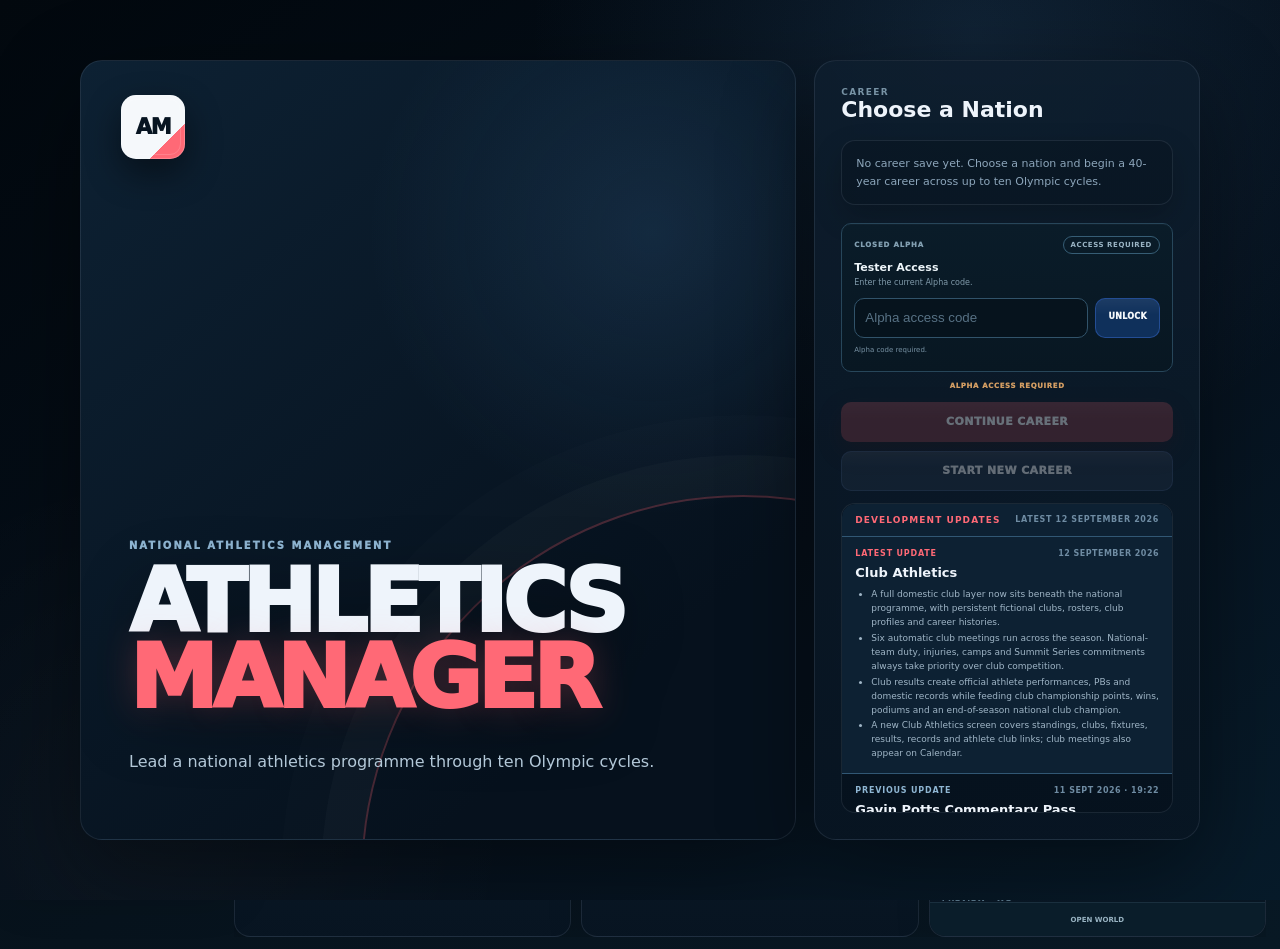
<file: index.html>
<!doctype html>
<html lang="en">
<head>
<meta charset="utf-8">
<meta name="viewport" content="width=device-width,initial-scale=1,viewport-fit=cover">
<meta name="theme-color" content="#06111d">
<title>Athletics Manager</title>
<meta name="description" content="Athletics Manager — national athletics management game.">
<script>
try{
  sessionStorage.setItem('am_had_career_save_at_entry',localStorage.getItem('rto_full_game_v1')?'1':'0');
}catch(_){ }
</script>
<meta http-equiv="refresh" content="0;url=game.html">
</head>
<body>
<script>window.location.replace('game.html');</script>
</body>
</html>
</file>
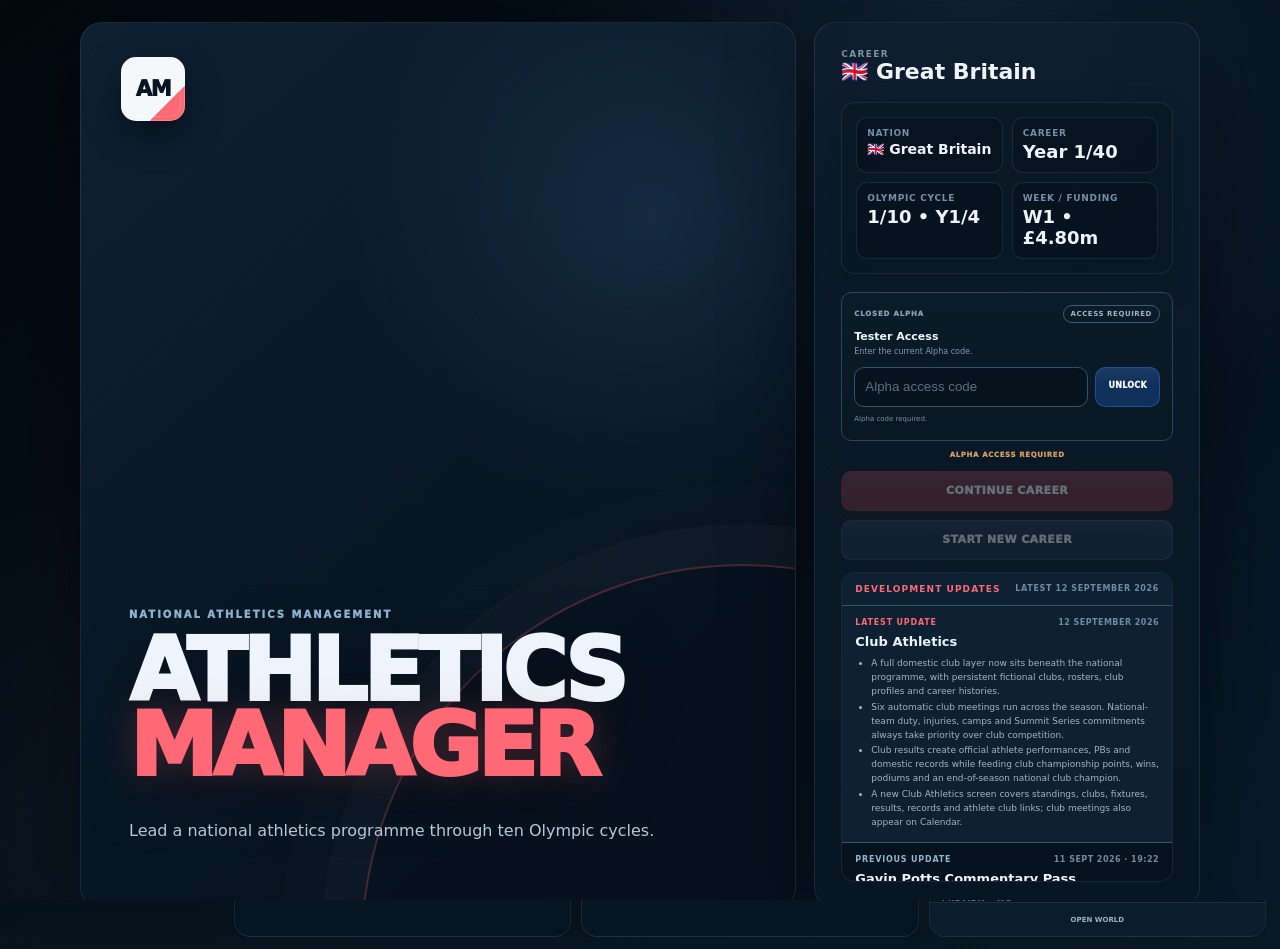
<file: game.html>
<!doctype html>
<html lang="en">
<head>
<meta charset="utf-8">
<meta name="viewport" content="width=device-width,initial-scale=1,viewport-fit=cover">
<meta name="theme-color" content="#06111d">
<title>Athletics Manager</title>
<meta name="application-name" content="Athletics Manager">
<meta name="apple-mobile-web-app-title" content="Athletics Manager">
<meta name="description" content="Athletics Manager — lead a national athletics programme through ten Olympic cycles.">
<meta name="robots" content="noindex,nofollow">
<link rel="stylesheet" href="styles/game.css?v=20260908-architecture2">
<link rel="stylesheet" href="styles/nation-world-v1.css?v=20260912-nations64-1">
<link rel="stylesheet" href="styles/polish.css?v=20260909-polish1">
<link rel="stylesheet" href="styles/template-scenes.css?v=20260909-template-scenes1">
<link rel="stylesheet" href="styles/event-flow-stability.css?v=20260911-cutover1">
<link rel="stylesheet" href="styles/live-event-cleanup.css?v=20260909-cleanup2">
<link rel="stylesheet" href="styles/pretest-polish.css?v=20260909-pretest1">
<link rel="stylesheet" href="styles/pretest-feedback.css?v=20260910-feedback2">
<link rel="stylesheet" href="styles/event-day-reliability.css?v=20260909-reliability1">
<link rel="stylesheet" href="styles/consolidation-v3.css?v=20260909-consolidation3">
<link rel="stylesheet" href="styles/live-event-engine-v3.css?v=20260910-live3">
<link rel="stylesheet" href="styles/selection-centre-v2.css?v=20260910-selection2">
<link rel="stylesheet" href="styles/selection-immersion-v1.css?v=20260910-selection-immersion1">
<link rel="stylesheet" href="styles/athlete-conversation-v1.css?v=20260915-conversation1">
<link rel="stylesheet" href="styles/commercial-partnership-v1.css?v=20260915-commercial1">
<link rel="stylesheet" href="styles/alpha-menu-gate.css?v=20260910-alpha14">
<link rel="stylesheet" href="styles/public-alpha-first15-v1.css?v=20260910-publicalpha1">
<link rel="stylesheet" href="styles/main-menu-interaction-v1.css?v=20260910-menuinteraction1">
<link rel="stylesheet" href="styles/ui-platform-v1.css?v=20260911-playtest1">
<link rel="stylesheet" href="styles/home-v2.css?v=20260913-economyhome1">
<link rel="stylesheet" href="styles/inbox-v3.css?v=20260910-inbox3">
<link rel="stylesheet" href="styles/squad-athlete-v2.css?v=20260913-contracts1">
<link rel="stylesheet" href="styles/athlete-attributes-v1.css?v=20260912-attributes20-preview1">
<link rel="stylesheet" href="styles/calendar-v2.css?v=20260910-calendar2">
<link rel="stylesheet" href="styles/competition-journey-v2.css?v=20260910-competition2">
<link rel="stylesheet" href="styles/relay-v1.css?v=20260913-relay3">
<link rel="stylesheet" href="styles/live-event-broadcast-v4.css?v=20260911-broadcast4654">
<link rel="stylesheet" href="styles/training-v3.css?v=20260910-training3">
<link rel="stylesheet" href="styles/scouting-v3.css?v=20260910-scouting3">
<link rel="stylesheet" href="styles/staff-finance-v2.css?v=20260910-stafffinance2">
<link rel="stylesheet" href="styles/programme-economy-v1.css?v=20260913-contractimpact1">
<link rel="stylesheet" href="styles/world-season-v2.css?v=20260910-worldseason2">
<link rel="stylesheet" href="styles/club-world-v1.css?v=20260912-clubworld1">
<link rel="stylesheet" href="styles/manager-profile-v1.css?v=20260911-managercareer1">
<link rel="stylesheet" href="styles/manager-profile-sidebar-v1.css?v=20260911-manager-sidebar1">
<link rel="stylesheet" href="styles/career-identity-v2.css?v=20260916-careeridentity2">
<link rel="stylesheet" href="styles/first-time-experience-v2.css?v=20260911-ftx2">
<link rel="stylesheet" href="styles/ui-unification-v1.css?v=20260914-sidebarbrand1">
<link rel="stylesheet" href="styles/dev-layout-followup-20260913.css?v=20260914-poolratings1">
<link rel="stylesheet" href="styles/live-event-shell-v5.css?v=20260916-liveevent5">
</head>
<body>
<div id="startup" class="startup">
  <div class="menu-wrap">
    <section class="menu-hero"><div class="brand-mark">AM</div><div class="menu-kicker">National Athletics Management</div><div class="menu-title">ATHLETICS <span>MANAGER</span></div><p class="menu-desc">Lead a national athletics programme through ten Olympic cycles.</p></section>
    <aside class="menu-side alpha-locked"><div><div class="page-kicker">Career</div><h2 id="careerTitle">Choose a Nation</h2><div id="saveCard" class="save-card"></div></div><div><form id="alphaAccessForm" class="alpha-access-card" autocomplete="off"><div class="alpha-access-head"><small>Closed Alpha</small><span>ACCESS REQUIRED</span></div><strong>Tester Access</strong><p>Enter the current Alpha code.</p><div class="alpha-access-entry"><input id="alphaAccessCode" type="text" inputmode="text" autocomplete="one-time-code" autocapitalize="characters" spellcheck="false" placeholder="Alpha access code" aria-label="Alpha access code"><button id="alphaAccessSubmit" class="btn secondary" type="submit">UNLOCK</button></div><span id="alphaAccessStatus" class="alpha-access-status">Alpha code required.</span></form><div class="menu-actions"><button id="continueBtn" class="btn primary">CONTINUE CAREER</button><button id="newBtn" class="btn secondary">START NEW CAREER</button></div><div id="latestUpdatePanel" class="latest-update"></div></div></aside>
  </div>
</div>
<div id="nationModal" class="nation-modal hidden">
 <div class="nation-dialog">
  <div class="nation-head"><div class="page-kicker">New Career</div><h2>Choose Your Nation</h2><p>Choose a national programme. Your first contract runs to the next Olympic Games.</p></div>
  <div id="nationGrid" class="nation-grid"></div>
  <div class="nation-actions"><div id="nationSelected" class="nation-selected">Choose a nation.</div><button id="beginCareerBtn" class="btn primary" disabled>REVIEW JOB OFFER</button><button id="cancelNationBtn" class="btn ghost">CANCEL</button></div>
 </div>
</div>
<aside class="rail"><div class="rail-brand rail-brand-single"><strong class="rail-brand-mark" aria-label="Athletics Manager">AM</strong><small id="railNation">National Programme</small></div><nav class="rail-nav" id="railNav"><button data-view="home" class="on">Home <span id="homeBadge"></span></button><button data-view="inbox">Inbox <span id="mailBadge" class="badge hidden">0</span></button><button data-view="squad">Squad</button><button data-view="pool">National Pool</button><button data-view="clubs">Club Athletics</button><button data-view="calendar">Calendar</button><button data-view="training">Training</button><button data-view="scouting">Scouting</button><button data-view="league">Summit Series</button><button data-view="rankings">Rankings</button><button data-view="olympics">Qualification</button><button id="myProfileShortcut" type="button">My Profile</button><button data-view="staff">Staff</button><button data-view="finance">Finance</button><button data-view="news">World News <span id="newsBadge" class="badge hidden">0</span></button></nav><div class="rail-spacer"></div><button id="menuBtn" class="rail-menu">MAIN MENU</button></aside>
<main class="main"><header class="topbar"><div><div id="pageKicker" class="page-kicker">National Programme</div><div id="pageTitle" class="page-title">Performance Centre</div></div><div class="top-right"><span id="careerSaveStatus" class="pill"><span class="save-dot"></span>AUTOSAVED</span><span id="yearPill" class="pill">YEAR 1</span><span id="weekPill" class="pill">WEEK 1</span><button id="advanceTop" class="btn primary">ADVANCE WEEK</button></div></header><div class="people-finder" id="peopleFinder"><label><input id="peopleSearch" type="search" placeholder="Search people…" aria-label="Search people" aria-controls="peopleResults" aria-expanded="false" autocomplete="off"></label><div id="peopleResults" class="people-results" hidden aria-label="People search results"></div></div><div class="content"><section id="home" class="view on"></section><section id="squad" class="view"></section><section id="pool" class="view"></section><section id="clubs" class="view"></section><section id="league" class="view"></section><section id="inbox" class="view"></section><section id="news" class="view"></section><section id="calendar" class="view"></section><section id="training" class="view"></section><section id="activities" class="view"></section><section id="scouting" class="view"></section><section id="staff" class="view"></section><section id="finance" class="view"></section><section id="competition" class="view"></section><section id="rankings" class="view"></section><section id="olympics" class="view"></section></div></main>
<nav class="bottom-nav" id="bottomNav"><button data-view="home" class="on">HOME</button><button data-view="inbox">INBOX</button><button data-view="squad">SQUAD</button><button data-view="calendar">CALENDAR</button><button id="mobileMoreBtn" type="button" aria-expanded="false" aria-controls="mobileNavDrawer">MORE</button></nav><div id="mobileNavDrawer" class="mobile-nav-drawer" hidden><div class="mobile-nav-sheet"><div class="mobile-nav-head"><div><small>ATHLETICS MANAGER</small><strong>More</strong></div><button id="mobileNavClose" type="button" aria-label="Close menu">×</button></div><div class="mobile-nav-grid"><button data-mobile-view="pool">National Pool</button><button data-mobile-view="clubs">Club Athletics</button><button data-mobile-view="training">Training</button><button data-mobile-view="scouting">Scouting</button><button data-mobile-view="league">Summit Series</button><button data-mobile-view="rankings">Rankings</button><button data-mobile-view="olympics">Qualification</button><button id="mobileMyProfile" type="button">My Profile</button><button data-mobile-view="staff">Staff</button><button data-mobile-view="finance">Finance</button><button data-mobile-view="news">World News</button></div><button id="mobileMainMenu" class="mobile-main-menu" type="button">MAIN MENU</button></div></div>
<div id="toast" class="toast"></div><dialog id="firstDay" aria-label="Your first day as Performance Director"></dialog><dialog id="homeReport" aria-labelledby="homeReportTitle"></dialog><dialog id="athleteProfile" aria-labelledby="profileName"></dialog><dialog id="managementProfile" aria-labelledby="managementName"></dialog>
<script src="scripts/vendor/fflate-0.8.2.js"></script>
<script src="scripts/save-codec.js?v=20260913-audit1"></script>
<script src="scripts/game.js?v=20260913-recovery2"></script>
<script src="scripts/nation-world-v1.js?v=20260912-nations64-2"></script>
<script src="scripts/people-biography-v1.js?v=20260912-biography2"></script>
<script src="scripts/sprint-expansion.js?v=20260908-update10"></script>
<script src="scripts/endurance-expansion.js?v=20260909-update11"></script>
<script src="scripts/event-ai-realism.js?v=20260912-attribute-live1"></script>
<script src="scripts/event-ai-display.js?v=20260910-event-ai-display2"></script>
<script src="scripts/polish.js?v=20260909-polish1"></script>
<script src="scripts/first-15-refinement.js?v=20260909-first15r1"></script>
<script src="scripts/update-panel-tidy.js?v=20260910-live3"></script>
<script src="scripts/update-panel-ordering.js?v=20260909-corecleanup1"></script>
<script src="scripts/editorial-release-note.js?v=20260910-editorial2"></script>
<script src="scripts/template-scenes.js?v=20260909-template-scenes1"></script>
<script src="scripts/flow-stability-core.js?v=20260909-corecleanup1"></script>
<script src="scripts/ui-cleanup.js?v=20260909-cleanup2"></script>
<script src="scripts/feedback-config.js?v=20260909-pretest1"></script>
<script src="scripts/pretest-feedback.js?v=20260910-pretest1"></script>
<script src="scripts/selection-summit-reliability.js?v=20260909-reliability2"></script>
<script src="scripts/summit-event-unified.js?v=20260914-exit1"></script>
<script src="scripts/qualification-compact-v2.js?v=20260909-consolidation3"></script>
<script src="scripts/event-flow-v3.js?v=20260909-consolidation3"></script>
<script src="scripts/progression-selection-core.js?v=20260913-audit2"></script>
<script src="scripts/event-day-integrity.js?v=20260909-corecleanup1"></script>
<script src="scripts/live-event-engine-v3.js?v=20260910-live3"></script>
<script src="scripts/selection-centre-v2.js?v=20260910-selection2"></script>
<script src="scripts/selection-immersion-v1.js?v=20260915-summitmorale1"></script>
<script src="scripts/athlete-conversation-v1.js?v=20260915-conversation1"></script>
<script src="scripts/alpha-menu-gate.js?v=20260913-devalpha1"></script>
<script src="scripts/editorial-cleanup-v2.js?v=20260913-languageqa1"></script>
<script src="scripts/public-alpha-first15-v1.js?v=20260910-publicalpha1"></script>
<script src="scripts/shotput-athlete-v1.js?v=20260911-shotput3"></script>
<script src="scripts/live-event-broadcast-v4.js?v=20260914-exit1"></script>
<script src="scripts/inbox-decision-core-v1.js?v=20260913-audit1"></script>
<script src="scripts/selection-decision-v3.js?v=20260913-relaylock1"></script>
<script src="scripts/inbox-decision-integrity-v1.js?v=20260912-integrity2"></script>
<script src="scripts/decision-system-finalize-v1.js?v=20260910-decisionfinal1"></script>
<script src="scripts/inbox-single-render-v1.js?v=20260913-economyv4integration1"></script>
<script src="scripts/ui-platform-v1.js?v=20260911-cutover1"></script>
<script src="scripts/home-v2.js?v=20260913-economyhome1"></script>
<script src="scripts/inbox-v3.js?v=20260913-audit1"></script>
<script src="scripts/inbox-production-authority-v1.js?v=20260913-audit1"></script>
<script src="scripts/athlete-attributes-v1.js?v=20260912-attributeintel1"></script>
<script src="scripts/athlete-performance-v1.js?v=20260912-performance1"></script>
<script src="scripts/squad-athlete-v2.js?v=20260913-aiathletes1"></script>
<script src="scripts/squad-callup-flow-v2.js?v=20260911-callup2"></script>
<script src="scripts/calendar-v2.js?v=20260913-audit5"></script>
<script src="scripts/competition-journey-v2.js?v=20260914-exit1"></script>
<script src="scripts/relay-v1.js?v=20260913-relay6"></script>
<script src="scripts/competition-journey-route-guard-v1.js?v=20260913-audit6"></script>
<script src="scripts/training-v2-bootstrap.js?v=20260913-audit1"></script>
<script src="scripts/scouting-v2-bootstrap.js?v=20260913-scouting2-weekbridge1"></script>
<script src="scripts/training-v3.js?v=20260911-training31"></script>
<script src="scripts/training-system-v4.js?v=20260913-languageqa1"></script>
<script src="scripts/scouting-v3.js?v=20260913-languageqa1"></script>
<script src="scripts/attribute-scouting-v1.js?v=20260912-attributeintel1"></script>
<script src="scripts/staff-finance-v2.js?v=20260913-staffmarket1"></script>
<script src="scripts/world-season-v2.js?v=20260913-relayrank1"></script>
<script src="scripts/club-world-v1.js?v=20260912-clubworld1"></script>
<script src="scripts/manager-career-v1.js?v=20260913-languageqa1"></script>
<script src="scripts/manager-profile-sidebar-v1.js?v=20260913-staffmarket1"></script>
<script src="scripts/first-time-experience-v2.js?v=20260913-languageqa1"></script>
<script src="scripts/keyboard-shortcuts-v1.js?v=20260916-marathonmotion1"></script>
<script src="scripts/language-system-v1.js?v=20260913-languageqa1"></script>
<script src="scripts/inbox-character-voices-v1.js?v=20260913-languageqa1"></script>
<script src="scripts/release-baseline.js?v=20260911-release10"></script>
<script src="scripts/integration-regression-v1.js?v=20260913-audit6"></script>
<script src="scripts/programme-economy-v2.js?v=20260913-languageqa1"></script>
<script src="scripts/commercial-partnership-v1.js?v=20260915-commercial1"></script>
<script src="scripts/annual-career-refresh-v1.js?v=20260915-annualrefresh1"></script>
<script src="scripts/contract-decision-routing-v1.js?v=20260916-contractrouting3"></script>
<script src="scripts/season-event-integrity-v1.js?v=20260915-eventintegrity2"></script>
<script src="scripts/persistence-performance-v1.js?v=20260914-persistence1"></script>
<script src="scripts/ui-cutover-v1.js?v=20260913-audit2"></script>
<script src="scripts/live-event-shell-v5.js?v=20260916-liveevent5"></script>
<script src="scripts/career-identity-v2.js?v=20260916-careeridentity2"></script>
</body></html>
</file>
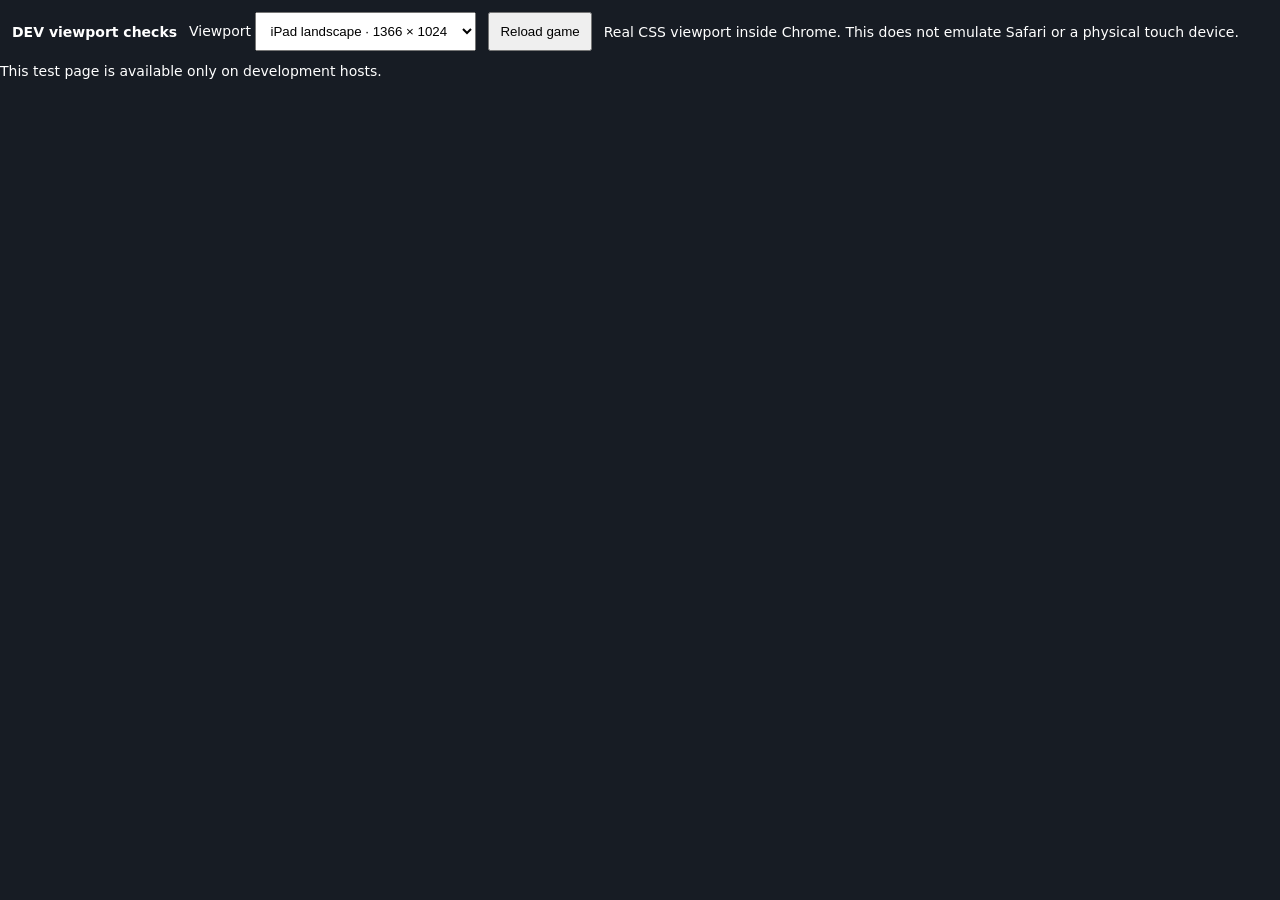
<file: tools/dev/responsive.html>
<!doctype html>
<html lang="en"><meta charset="utf-8"><meta name="viewport" content="width=device-width,initial-scale=1"><title>Athletics Manager · Dev viewport checks</title>
<style>body{margin:0;background:#171c24;color:#fff;font:14px system-ui}header{padding:12px;display:flex;gap:12px;align-items:center;flex-wrap:wrap}button,select{padding:10px}#stage{margin:0 auto;position:relative}iframe{border:0;transform-origin:top left;position:absolute;inset:0}p{margin:0}</style>
<header><strong>DEV viewport checks</strong><label>Viewport <select id="size"><option value="1366,1024">iPad landscape · 1366 × 1024</option><option value="1024,1366">iPad portrait · 1024 × 1366</option><option value="1180,820">Tablet landscape · 1180 × 820</option><option value="820,1180">Tablet portrait · 820 × 1180</option><option value="390,844">Mobile · 390 × 844</option><option value="1440,900">Desktop · 1440 × 900</option></select></label><button id="reload">Reload game</button><p>Real CSS viewport inside Chrome. This does not emulate Safari or a physical touch device.</p><output id="dimensions"></output></header>
<div id="stage"></div>
<script>
'use strict';
if(!['dev.athleticsmanagergame.com','localhost','127.0.0.1'].includes(location.hostname)){
 document.getElementById('stage').textContent='This test page is available only on development hosts.';
}else{
 const frame=document.createElement('iframe');frame.id='gameFrame';frame.title='Athletics Manager development game';frame.src='../../game.html';document.getElementById('stage').appendChild(frame);
 function size(){const [w,h]=document.getElementById('size').value.split(',').map(Number),scale=Math.min(1,(innerWidth-24)/w,(innerHeight-document.querySelector('header').offsetHeight-12)/h);frame.style.width=w+'px';frame.style.height=h+'px';frame.style.transform=`scale(${scale})`;const stage=document.getElementById('stage');stage.style.width=w*scale+'px';stage.style.height=h*scale+'px';document.getElementById('dimensions').textContent=`${w} × ${h} CSS pixels · preview ${Math.round(scale*100)}%`}
 document.getElementById('size').onchange=size;addEventListener('resize',size);document.getElementById('reload').onclick=()=>frame.contentWindow.location.reload();size();
}
</script></html>
</file>
<file: styles/game.css>
:root{--bg:#06111d;--bg2:#081927;--rail:#050d16;--panel:#0d2133;--panel2:#102a41;--panel3:#163650;--line:#244059;--line2:#315774;--text:#f5f8fb;--muted:#8da6bb;--blue:#44aaff;--red:#ef3340;--green:#35c58a;--amber:#f2bd4b;--danger:#ef6d75;--r:10px;--shadow:0 12px 30px #0004}
*{box-sizing:border-box}html,body{margin:0;min-height:100%;background:radial-gradient(circle at 84% -10%,#1e6ca933,transparent 33%),linear-gradient(145deg,#050e17,#071725 55%,#081c2d);color:var(--text);font-family:Inter,ui-sans-serif,system-ui,-apple-system,BlinkMacSystemFont,"Segoe UI",sans-serif}button,select{font:inherit}.hidden{display:none!important}.view{display:none}.view.on{display:block}.muted{color:var(--muted)}.mono{font-variant-numeric:tabular-nums}.click{cursor:pointer}
/* startup */
.startup{position:fixed;inset:0;z-index:300;display:grid;place-items:center;padding:22px;background:radial-gradient(circle at 80% 0,#2187c92f,transparent 34%),radial-gradient(circle at 10% 100%,#ef33401e,transparent 30%),linear-gradient(145deg,#030a11,#071523 58%,#0a2236);overflow:auto}.startup.hidden{display:none}.menu-wrap{width:min(1120px,100%);display:grid;grid-template-columns:1.3fr .7fr;gap:18px}.menu-hero,.menu-side{border:1px solid #ffffff15;border-radius:18px;box-shadow:0 30px 80px #0008}.menu-hero{min-height:600px;padding:48px;display:flex;flex-direction:column;justify-content:flex-end;position:relative;overflow:hidden;background:linear-gradient(140deg,#0d2b46e8,#071522f5),repeating-linear-gradient(90deg,transparent 0 84px,#ffffff06 85px 86px)}.menu-hero:after{content:"";position:absolute;width:760px;height:760px;border:2px solid #ef33403f;border-radius:50%;right:-330px;bottom:-420px;box-shadow:0 0 0 40px #ffffff07,0 0 0 80px #ffffff04}.brand-mark{position:absolute;top:34px;left:40px;width:64px;height:64px;border-radius:15px;background:linear-gradient(135deg,#f5f8fb 0 72%,#ef3340 72% 100%);color:#071421;display:grid;place-items:center;font-weight:1000;font-size:21px;letter-spacing:-.06em;box-shadow:0 10px 30px #0005,0 0 0 1px #ffffff26 inset}.menu-kicker{position:relative;z-index:1;font-size:10px;letter-spacing:.2em;text-transform:uppercase;font-weight:950;color:#8fb6d3}.menu-title{position:relative;z-index:1;font-size:clamp(50px,7vw,88px);line-height:.86;letter-spacing:-.05em;font-weight:1000;margin:13px 0 18px;max-width:700px}.menu-title span{color:var(--red)}.menu-desc{position:relative;z-index:1;max-width:650px;color:#b3c8d8;line-height:1.6;font-size:16px}.menu-side{background:linear-gradient(180deg,#10283e,#081927);padding:26px;display:flex;flex-direction:column;justify-content:space-between}.menu-side h2{margin:0;font-size:22px}.save-card{margin:18px 0;border:1px solid var(--line);border-radius:11px;background:#071723;padding:14px}.save-grid{display:grid;grid-template-columns:repeat(2,1fr);gap:9px}.save-stat{background:#0b2031;border:1px solid #1c384f;border-radius:8px;padding:10px}.save-stat small{display:block;color:#7290a9;font-size:9px;text-transform:uppercase;letter-spacing:.08em;font-weight:900}.save-stat strong{font-size:18px;display:block;margin-top:3px}.menu-actions{display:grid;gap:9px}.latest-update{margin-top:12px;border:1px solid #2a4963;border-radius:11px;background:linear-gradient(180deg,#0b2031,#071723);padding:0;max-height:310px;overflow:auto}.latest-update::-webkit-scrollbar{width:6px}.latest-update::-webkit-scrollbar-thumb{background:#315774;border-radius:99px}.update-panel-title{position:sticky;top:0;z-index:2;display:flex;align-items:center;justify-content:space-between;gap:10px;padding:11px 13px;background:#0b2031f5;border-bottom:1px solid #244059;backdrop-filter:blur(10px)}.update-panel-title strong{font-size:9px;letter-spacing:.12em;text-transform:uppercase;color:#7bc7ff}.update-panel-title span{font-size:8px;color:#6f8ca3;font-weight:900;text-transform:uppercase;letter-spacing:.08em}.update-entry{padding:12px 13px;border-bottom:1px solid #1c384f}.update-entry:last-child{border-bottom:0}.latest-update-head{display:flex;align-items:center;justify-content:space-between;gap:10px;margin-bottom:7px}.latest-update-head strong{font-size:8px;letter-spacing:.1em;text-transform:uppercase;color:#8fb6d3}.latest-update-head span{font-size:8px;color:#6f8ca3;font-weight:900;text-transform:uppercase;letter-spacing:.06em}.update-entry.latest{background:linear-gradient(180deg,#102b41,#0a1e2e)}.update-entry.latest .latest-update-head strong{color:#7bc7ff}.update-entry h3{font-size:13px;margin:0 0 7px;line-height:1.25}.update-entry ul{margin:0;padding-left:16px;color:#9fb5c6;font-size:9px;line-height:1.55}.update-entry li+li{margin-top:2px}.menu-foot{font-size:9px;letter-spacing:.14em;text-transform:uppercase;color:#67869f;margin-top:15px}

/* nation selection */
.nation-modal{position:fixed;inset:0;z-index:420;display:grid;place-items:center;padding:18px;background:#020912e8;backdrop-filter:blur(14px)}.nation-modal.hidden{display:none}.nation-dialog{width:min(920px,100%);max-height:min(760px,calc(100vh - 28px));overflow:auto;border:1px solid #2a4963;border-radius:16px;background:linear-gradient(180deg,#10283e,#081927);box-shadow:0 30px 90px #000b}.nation-head{padding:20px 22px 15px;border-bottom:1px solid var(--line)}.nation-head .page-kicker{color:#6cb9f0}.nation-head h2{margin:5px 0 5px;font-size:28px}.nation-head p{margin:0;color:#91aabd;font-size:11px;line-height:1.5}.nation-grid{display:grid;grid-template-columns:repeat(2,1fr);gap:9px;padding:14px}.nation-card{position:relative;border:1px solid #28475f;background:#0a1e2e;color:#eef6fb;border-radius:11px;padding:15px;text-align:left;cursor:pointer;min-height:150px}.nation-card:hover{background:#102b41;border-color:#3c7196}.nation-card.on{background:#123b58;border-color:#5bb7f3;box-shadow:inset 0 0 0 1px #5bb7f366}.nation-card .flag{font-size:27px}.nation-card h3{margin:7px 0 3px;font-size:17px}.nation-card p{margin:0;color:#8fa9bc;font-size:9px;line-height:1.5}.nation-card .nation-meta{display:flex;gap:6px;flex-wrap:wrap;margin-top:10px}.nation-card .nation-meta span{border:1px solid #2b4b65;background:#071824;border-radius:5px;padding:4px 6px;color:#9cb5c7;font-size:7px;font-weight:900;letter-spacing:.06em;text-transform:uppercase}.nation-card.on:after{content:'SELECTED';position:absolute;right:12px;top:12px;color:#8dd3ff;font-size:7px;font-weight:1000;letter-spacing:.1em}.nation-actions{padding:0 14px 14px;display:grid;grid-template-columns:1fr auto;gap:8px}.nation-selected{display:flex;align-items:center;padding:0 10px;color:#89a5b9;font-size:9px}.nation-selected strong{color:#fff;margin-left:5px}.nation-actions .btn{min-width:180px}@media(max-width:620px){.nation-dialog{max-height:calc(100vh - 14px)}.nation-grid{grid-template-columns:1fr}.nation-card{min-height:126px}.nation-actions{grid-template-columns:1fr}.nation-actions .btn{width:100%}.nation-selected{min-height:34px;padding:0 2px}}

/* shell */
.rail{position:fixed;inset:0 auto 0 0;width:224px;background:linear-gradient(180deg,#040c14,#071522);border-right:1px solid #1b3247;z-index:90;padding:max(18px,env(safe-area-inset-top)) 12px 14px;display:flex;flex-direction:column}.rail-brand{padding:8px 10px 18px}.rail-brand small{display:block;color:#67849d;font-size:9px;letter-spacing:.16em;text-transform:uppercase;font-weight:900}.rail-brand strong{display:block;font-size:19px;line-height:1.05;margin-top:4px}.rail-nav{display:grid;gap:3px;overflow:auto}.rail-nav button{border:0;background:transparent;color:#8ba4b9;min-height:42px;border-radius:8px;padding:0 12px;text-align:left;font-size:12px;font-weight:850;cursor:pointer;display:flex;align-items:center;justify-content:space-between}.rail-nav button:hover{background:#ffffff08;color:#fff}.rail-nav button.on{background:#153653;color:#fff;box-shadow:inset 3px 0 0 var(--blue)}.badge{min-width:20px;height:20px;border-radius:7px;background:var(--red);display:grid;place-items:center;padding:0 5px;font-size:9px;color:#fff}.rail-spacer{flex:1}.rail-menu{border:1px solid var(--line);background:#0d2235;color:#dce8f3;border-radius:8px;min-height:40px;font-size:10px;font-weight:900;cursor:pointer}.main{margin-left:224px;min-height:100vh}.topbar{height:62px;position:sticky;top:0;z-index:70;background:#071420e9;backdrop-filter:blur(16px);border-bottom:1px solid #1b3449;display:flex;align-items:center;justify-content:space-between;padding:0 20px}.page-kicker{font-size:8px;letter-spacing:.14em;text-transform:uppercase;color:#66849d;font-weight:900}.page-title{font-size:20px;font-weight:950;margin-top:3px}.top-right{display:flex;align-items:center;gap:6px}.pill{border:1px solid var(--line);background:#0c2031;color:#a9c0d2;border-radius:7px;padding:6px 9px;font-size:9px;font-weight:900}.pill.live{background:#341b24;border-color:#62303b;color:#ffdae0}.save-dot{display:inline-block;width:7px;height:7px;border-radius:50%;background:var(--green);margin-right:5px}.content{width:min(1380px,calc(100% - 26px));margin:0 auto;padding:14px 0 38px}
/* components */
.panel{background:linear-gradient(180deg,#10263a,#0b1d2c);border:1px solid #213b52;border-radius:var(--r);overflow:hidden;box-shadow:0 9px 24px #0002}.panel-h{min-height:42px;padding:0 13px;display:flex;align-items:center;justify-content:space-between;border-bottom:1px solid var(--line);background:#0c2031}.panel-h strong{font-size:10px;letter-spacing:.1em;text-transform:uppercase}.panel-h span{font-size:9px;color:var(--muted);font-weight:900}.panel-body{padding:13px}.btn{border:0;border-radius:8px;min-height:42px;padding:0 15px;color:white;font-size:11px;font-weight:950;letter-spacing:.03em;cursor:pointer}.btn:disabled{opacity:.35;cursor:not-allowed}.btn.primary{background:linear-gradient(180deg,#f04b57,#d92232)}.btn.secondary{background:#17466f;border:1px solid #2b6594}.btn.ghost{background:#12293c;border:1px solid var(--line);color:#bfd0de}.btn.good{background:#176542;border:1px solid #2b9166}.btn.warn{background:#654819;border:1px solid #8a6727}.btn.danger{background:#4a222b;border:1px solid #72323d}.status{display:inline-flex;align-items:center;border-radius:6px;padding:5px 8px;font-size:8px;letter-spacing:.09em;text-transform:uppercase;font-weight:950;background:#16324a;color:#aac7dc}.status.good{background:#153b2c;color:#8fe1b9}.status.warn{background:#4b3a19;color:#f5d585}.status.live{background:#51202a;color:#ffd8dd}.status.bad{background:#4d2025;color:#ffb3bb}.section-head{display:flex;align-items:end;justify-content:space-between;gap:10px;margin:2px 0 10px}.section-head h2{font-size:22px;margin:0}.section-head p{font-size:11px;color:var(--muted);margin:4px 0 0}.metric{padding:10px 11px;background:#081927;border:1px solid #1f394f;border-radius:8px}.metric small{display:block;color:#708da5;font-size:8px;letter-spacing:.08em;text-transform:uppercase;font-weight:900}.metric strong{display:block;font-size:22px;margin-top:3px}.table-wrap{overflow:auto}.table{width:100%;border-collapse:collapse;min-width:640px}.table th{text-align:left;height:33px;padding:0 10px;color:#6e879c;font-size:8px;text-transform:uppercase;letter-spacing:.08em;border-bottom:1px solid var(--line)}.table td{height:47px;padding:0 10px;border-bottom:1px solid #1c3347;font-size:11px}.table tbody tr:last-child td{border-bottom:0}.table tbody tr.clickable{cursor:pointer}.table tbody tr.clickable:hover{background:#ffffff05}.num{text-align:right!important}.score{font-size:15px;font-weight:950}.bar{height:5px;background:#06121c;border-radius:99px;overflow:hidden;margin-top:4px}.bar i{display:block;height:100%;background:linear-gradient(90deg,#2f81bd,#48b5ff)}.bar.green i{background:linear-gradient(90deg,#27845e,#3bd093)}.bar.red i{background:linear-gradient(90deg,#b82e3e,#f0525f)}.grid2{display:grid;grid-template-columns:1fr 1fr;gap:10px}.grid3{display:grid;grid-template-columns:repeat(3,1fr);gap:10px}.grid4{display:grid;grid-template-columns:repeat(4,1fr);gap:9px}.stack{display:grid;gap:10px}.sep{border-top:1px solid var(--line);margin:12px 0}.toast{position:fixed;z-index:500;left:50%;bottom:max(24px,env(safe-area-inset-bottom));transform:translateX(-50%) translateY(16px);opacity:0;background:#eff6fb;color:#071420;border-radius:9px;padding:11px 15px;font-size:11px;font-weight:900;box-shadow:0 18px 50px #0008;transition:.2s;pointer-events:none}.toast.on{opacity:1;transform:translateX(-50%) translateY(0)}
/* home */
.home-grid{display:grid;grid-template-columns:minmax(0,1.52fr) minmax(300px,.7fr);grid-template-areas:'hero side' 'lower side';gap:10px;min-height:calc(100vh - 96px)}.home-hero{grid-area:hero}.hero-event{display:grid;grid-template-columns:1fr auto;align-items:center;min-height:235px;padding:22px;background:radial-gradient(circle at 92% 12%,#258bcf30,transparent 38%),linear-gradient(135deg,#143754,#0c2031);cursor:pointer}.hero-event .type{font-size:9px;letter-spacing:.17em;text-transform:uppercase;color:#58b6ff;font-weight:950}.hero-event h1{font-size:clamp(30px,4.2vw,53px);line-height:.92;margin:8px 0;letter-spacing:-.04em}.hero-event p{margin:0;color:#a6bccd;font-size:11px}.hero-week{width:94px;height:94px;border:1px solid #2a4b66;background:#071724;border-radius:12px;display:grid;place-items:center;text-align:center}.hero-week strong{font-size:36px;line-height:1}.hero-week span{font-size:8px;color:#7896ae;letter-spacing:.13em;font-weight:900}.hero-strip{display:grid;grid-template-columns:repeat(4,1fr);border-top:1px solid var(--line)}.hero-strip button{border:0;border-right:1px solid var(--line);background:#091a29;color:#fff;text-align:left;padding:10px;cursor:pointer}.hero-strip button:last-child{border-right:0}.hero-strip small{display:block;color:#6d879d;font-size:8px;text-transform:uppercase;letter-spacing:.08em}.hero-strip strong{display:block;font-size:17px;margin-top:2px}.home-side{grid-area:side;display:grid;grid-template-rows:auto auto 1fr;gap:10px}.mail-preview button{display:block;width:100%;border:0;background:transparent;color:#fff;text-align:left;padding:11px 12px;border-bottom:1px solid #1d354a;cursor:pointer}.mail-preview button:last-child{border-bottom:0}.mail-preview small{display:block;color:#6f8aa1;font-size:8px;margin-bottom:3px}.mail-preview strong{font-size:11px}.brief-list{display:grid;gap:8px}.brief-row{display:grid;grid-template-columns:auto 1fr auto;gap:8px;align-items:center;padding-bottom:8px;border-bottom:1px solid #1b3348}.brief-row:last-child{border-bottom:0}.home-lower{grid-area:lower;display:grid;grid-template-columns:1fr 1fr;gap:10px}
/* squad */

.squad-toolbar{display:flex;align-items:center;justify-content:space-between;gap:10px;margin:0 0 10px}.squad-tabs{display:flex;gap:6px;flex-wrap:wrap}.squad-tabs button{border:1px solid #28455d;background:#0c2234;color:#a8bfd0;border-radius:7px;padding:8px 11px;font-size:8px;font-weight:900;cursor:pointer}.squad-tabs button.on{background:#17466f;color:white;border-color:#2b6999}.squad-slots{font-size:9px;color:#9ab2c5;font-weight:900}.squad-balance{display:grid;grid-template-columns:repeat(6,1fr);gap:6px;margin:0 0 10px}.squad-balance .metric{padding:8px}.squad-balance .metric strong{font-size:15px}.pool-note{padding:10px 12px;background:#0a1d2d;border:1px solid #24435b;border-radius:8px;color:#91aabd;font-size:9px;line-height:1.5;margin-bottom:10px}.pool-source{display:inline-flex;margin-left:6px;border-radius:5px;padding:3px 5px;background:#12344d;color:#88bfe6;font-size:7px;font-weight:900;text-transform:uppercase;letter-spacing:.06em}
.squad-layout{display:grid;grid-template-columns:minmax(0,1.5fr) minmax(290px,.58fr);gap:10px}.ath-name strong{display:block}.ath-name small{display:block;color:#6f899f;font-size:8px;margin-top:2px}.ath-detail{min-height:470px}.ath-hero{padding:18px;background:radial-gradient(circle at 85% 20%,#2a8ece28,transparent 35%),linear-gradient(135deg,#12334e,#0c1d2d)}.ath-avatar{width:58px;height:58px;border-radius:14px;background:#071724;border:1px solid #2a4962;display:grid;place-items:center;font-size:28px}.ath-hero h2{margin:10px 0 2px;font-size:25px}.ath-hero p{margin:0;color:#91aabd;font-size:10px}.detail-grid{display:grid;grid-template-columns:repeat(2,1fr);gap:8px;padding:12px}.detail-note{padding:0 12px 13px;color:#8ea6b9;font-size:10px;line-height:1.55}
/* inbox */
.inbox-layout{display:grid;grid-template-columns:300px 1fr;gap:10px;min-height:calc(100vh - 105px)}.mail-list{background:#0b1d2c;border:1px solid #213a50;border-radius:10px;overflow:hidden}.mailitem{width:100%;border:0;border-bottom:1px solid #1d354a;background:transparent;color:#fff;text-align:left;padding:13px;cursor:pointer}.mailitem.unread{background:#112d45}.mailitem.on{box-shadow:inset 3px 0 0 var(--blue)}.mailitem .from{font-size:8px;color:#6f8ba3;text-transform:uppercase;letter-spacing:.08em;font-weight:900}.mailitem .subject{font-size:11px;font-weight:850;margin-top:4px}.reader{min-height:500px}.reader-head{padding:18px;border-bottom:1px solid var(--line);background:#0d2235}.reader-head small{color:#7390a8;font-size:8px;text-transform:uppercase;letter-spacing:.08em}.reader-head h2{font-size:25px;margin:6px 0 0}.reader-body{padding:18px;line-height:1.6;color:#b9cbd9;font-size:11px}.reader-actions{padding:13px 18px;border-top:1px solid var(--line);display:flex;gap:8px;flex-wrap:wrap}
.contract-doc{margin-top:14px;border:1px solid #31536d;border-radius:12px;overflow:hidden;background:linear-gradient(180deg,#0d2539,#091a29)}.contract-top{padding:18px;background:linear-gradient(135deg,#153d5c,#0b2234);border-bottom:1px solid #31536d}.contract-top small{display:block;color:#78a8cb;font-size:8px;letter-spacing:.14em;text-transform:uppercase;font-weight:950}.contract-top h3{font-size:24px;margin:5px 0 0}.contract-grid{display:grid;grid-template-columns:repeat(2,1fr);gap:8px;padding:14px}.contract-line{border:1px solid #24445d;background:#081927;border-radius:8px;padding:10px}.contract-line small{display:block;color:#6f8ca3;font-size:7px;letter-spacing:.09em;text-transform:uppercase;font-weight:900}.contract-line strong{display:block;color:#eef7fc;font-size:12px;margin-top:4px}.contract-mandate{margin:0 14px 14px;padding:12px;border-left:3px solid var(--red);background:#101f2b;color:#b9cedc;font-size:10px;line-height:1.6}.contract-sign{padding:14px;border-top:1px solid #28465e;display:grid;grid-template-columns:1fr auto;gap:12px;align-items:center}.contract-sign .signature{font-size:12px;color:#dce9f2}.contract-sign .signature small{display:block;color:#6f8da5;font-size:8px;margin-top:3px}.signed-stamp{display:inline-flex;align-items:center;gap:6px;border:1px solid #2f8f69;background:#143b2c;color:#94e1bd;border-radius:7px;padding:7px 9px;font-size:8px;font-weight:950;letter-spacing:.09em;text-transform:uppercase}.mail-section{margin:12px 0;border:1px solid #24435a;background:#091b2a;border-radius:9px;padding:12px}.mail-section h3{margin:0 0 6px;color:#eef7fc;font-size:13px}.mail-section p{margin:0;color:#a9c0d1}.first30{grid-column:1/-1}.task-list{display:grid;grid-template-columns:repeat(5,1fr);gap:7px}.task{border:1px solid #233f55;background:#081927;border-radius:8px;padding:9px;min-height:70px}.task.done{background:#103328;border-color:#275f49}.task .tick{width:20px;height:20px;border-radius:50%;display:grid;place-items:center;background:#173247;color:#7f9aae;font-size:10px;font-weight:1000;margin-bottom:7px}.task.done .tick{background:#1f6b4d;color:#b8f1d3}.task strong{font-size:9px;display:block;line-height:1.3}.task small{display:block;color:#6f8ba0;font-size:7px;margin-top:4px;line-height:1.35}.appointment-lock{margin:10px 0;padding:10px 12px;border:1px solid #6a4b1d;background:#3b2d16;border-radius:8px;color:#f6d994;font-size:9px;line-height:1.5}
.selection-box{margin-top:16px;border:1px solid #2a455e;border-radius:9px;overflow:hidden}.selection-title{background:#0c2031;padding:9px 11px;font-size:8px;letter-spacing:.09em;text-transform:uppercase;font-weight:900}.selection-row{display:grid;grid-template-columns:1.2fr .6fr .6fr auto;gap:8px;align-items:center;padding:9px 10px;border-top:1px solid #1d3549}.select-toggle{border:1px solid #31536d;background:#10283b;color:#b9cedd;border-radius:6px;height:31px;padding:0 10px;font-size:8px;font-weight:900;cursor:pointer}.select-toggle.on{background:#1d6045;border-color:#2f926b;color:white}
/* calendar */
.calendar-layout{display:grid;grid-template-columns:1fr 320px;gap:10px}.calendar-list{display:grid}.calendar-event{display:grid;grid-template-columns:72px 1fr auto;gap:12px;align-items:center;min-height:78px;padding:0 13px;border-bottom:1px solid #1d354a;cursor:pointer}.calendar-event:last-child{border-bottom:0}.calendar-event:hover{background:#ffffff04}.calendar-event.current{background:#122f48;box-shadow:inset 3px 0 0 var(--red)}.calendar-event.complete{opacity:.72}.cal-week{font-size:20px;font-weight:950}.cal-week small{display:block;font-size:8px;color:#708ca4;letter-spacing:.08em;margin-top:2px}.calendar-event h3{margin:0 0 3px;font-size:13px}.calendar-event p{margin:0;color:#7994a9;font-size:9px}.action-box{padding:14px}.action-big{font-size:34px;font-weight:1000;line-height:1}.action-big small{display:block;color:#718da4;font-size:8px;text-transform:uppercase;letter-spacing:.1em;margin-top:4px}.action-note{color:#93aabd;font-size:10px;line-height:1.55;margin:12px 0}
/* training */
.training-grid{display:grid;grid-template-columns:1.05fr .95fr;gap:10px}.focus-grid{display:grid;grid-template-columns:repeat(2,1fr);gap:8px}.focus-card{border:1px solid #27445d;background:#0a1d2d;border-radius:8px;color:#dce8f1;text-align:left;padding:12px;cursor:pointer}.focus-card.on{border-color:#4e9dd2;background:#123a57;box-shadow:inset 0 0 0 1px #2f6c98}.focus-card strong{display:block;font-size:12px}.focus-card small{display:block;color:#7e99ae;font-size:9px;margin-top:3px;line-height:1.4}.program-row{display:grid;grid-template-columns:1fr auto;gap:10px;align-items:center;padding:10px 0;border-bottom:1px solid #1c3449}.program-row:last-child{border-bottom:0}
/* scouting + staff */
.prospect-grid{display:grid;grid-template-columns:repeat(3,1fr);gap:9px}.prospect{border:1px solid #27445c;background:#0a1d2c;border-radius:9px;padding:12px}.prospect h3{margin:4px 0 4px;font-size:14px}.prospect p{margin:0;color:#7d98ad;font-size:9px;line-height:1.45}.prospect .stats{display:grid;grid-template-columns:repeat(2,1fr);gap:6px;margin:10px 0}.staff-grid{display:grid;grid-template-columns:1fr 1fr;gap:9px}.staff-card{border:1px solid #27435b;background:#0a1d2d;border-radius:9px;padding:12px}.staff-card h3{margin:0;font-size:13px}.staff-card p{color:#7e98ad;font-size:9px;line-height:1.45;min-height:38px}.staff-level{font-size:21px;font-weight:1000;margin:8px 0}
/* competition */
.comp-layout{display:grid;grid-template-columns:minmax(0,1.36fr) minmax(300px,.64fr);gap:10px}.event-banner{padding:18px;background:radial-gradient(circle at 90% 15%,#2f92d72f,transparent 38%),linear-gradient(135deg,#133653,#0b1f30)}.event-banner small{color:#63b8f6;font-size:8px;letter-spacing:.12em;text-transform:uppercase;font-weight:900}.event-banner h2{margin:5px 0;font-size:31px}.event-banner p{margin:0;color:#94acbe;font-size:10px}.discipline-tabs{display:flex;gap:6px;flex-wrap:wrap;padding:10px;border-bottom:1px solid var(--line)}.discipline-tabs button{border:1px solid #28455d;background:#0c2234;color:#a8bfd0;border-radius:7px;padding:7px 10px;font-size:8px;font-weight:900;cursor:pointer}.discipline-tabs button.on{background:#17466f;color:white;border-color:#2b6999}.entry-row{display:flex;align-items:center;justify-content:space-between;gap:10px;padding:10px 12px;border-bottom:1px solid #1d3549}.entry-row:last-child{border-bottom:0}.entry-row strong{font-size:11px}.entry-row small{display:block;color:#7893a8;font-size:8px;margin-top:2px}.commentary{min-height:170px;padding:16px;white-space:pre-wrap;color:#d5e2ec;font-size:12px;line-height:1.6;background:#071724;border:1px solid #1e3a50;border-radius:8px}.result-grid{display:grid;grid-template-columns:repeat(3,1fr);gap:8px;margin-bottom:10px}.podium-card{padding:13px;border:1px solid #27445d;background:#0a1e2e;border-radius:9px}.podium-card.first{background:#183b57;border-color:#386b91}.podium-card small{display:block;color:#6f8aa1;font-size:8px}.podium-card strong{display:block;margin-top:3px;font-size:12px}.podium-card span{display:block;color:#dce8f2;font-weight:950;font-size:16px;margin-top:6px}
.event-day{display:grid;gap:10px}.event-day-hero{border:1px solid #28465f;border-radius:12px;overflow:hidden;background:radial-gradient(circle at 90% 10%,#2b9ae63a,transparent 32%),linear-gradient(135deg,#143b5c,#0a1d2d 64%,#091824)}.event-day-head{padding:22px;display:flex;align-items:flex-end;justify-content:space-between;gap:18px}.event-day-head small{display:block;color:#70c3ff;font-size:8px;letter-spacing:.15em;text-transform:uppercase;font-weight:950}.event-day-head h2{font-size:clamp(28px,4vw,44px);line-height:.95;margin:6px 0 8px;letter-spacing:-.035em}.event-day-head p{margin:0;color:#9db6c8;font-size:10px}.event-day-status{text-align:right;min-width:150px}.event-day-status strong{display:block;font-size:28px}.event-day-status span{display:block;color:#89a6bb;font-size:8px;text-transform:uppercase;letter-spacing:.1em;font-weight:900}.event-day-meta{display:grid;grid-template-columns:repeat(4,1fr);gap:1px;background:#203c52;border-top:1px solid #294961}.event-day-meta .metric{border:0;border-radius:0;background:#0a1d2c;padding:12px 14px}.event-progress{height:7px;background:#06131e;overflow:hidden}.event-progress i{display:block;height:100%;background:linear-gradient(90deg,#2d91d3,#55c4ff);transition:.25s}.event-day-intro{display:flex;align-items:center;justify-content:space-between;gap:14px;padding:13px 15px;border:1px solid #223e55;border-radius:10px;background:#0b1f2f}.event-day-intro strong{font-size:11px}.event-day-intro p{margin:3px 0 0;color:#88a3b7;font-size:9px;line-height:1.5}.event-discipline-grid{display:grid;grid-template-columns:repeat(3,minmax(0,1fr));gap:9px}.event-disc-card{border:1px solid #25435a;border-radius:10px;background:linear-gradient(180deg,#10283c,#0a1c2b);padding:13px;min-height:180px;display:flex;flex-direction:column;gap:9px}.event-disc-card.complete{border-color:#2c6a51;background:linear-gradient(180deg,#123529,#0a211a)}.event-disc-card .disc-top{display:flex;align-items:flex-start;justify-content:space-between;gap:8px}.event-disc-card h3{margin:0;font-size:15px}.event-disc-card .disc-entry{color:#8ca7ba;font-size:8px;line-height:1.45;min-height:34px}.event-disc-card .disc-result{padding:8px;border:1px solid #27455d;border-radius:7px;background:#071825}.event-disc-card.complete .disc-result{border-color:#285a46;background:#0a241c}.event-disc-card .disc-result small{display:block;color:#7090a7;font-size:7px;text-transform:uppercase;letter-spacing:.08em}.event-disc-card .disc-result strong{display:block;font-size:11px;margin-top:3px}.event-disc-card .btn{width:100%;margin-top:auto}.event-back{display:flex;align-items:center;justify-content:space-between;gap:10px;padding:9px 10px;border-bottom:1px solid var(--line);background:#081a28}.event-back button{border:1px solid #28475f;background:#0d2a40;color:#dbe8f2;border-radius:7px;padding:7px 10px;font-size:8px;font-weight:950;cursor:pointer}.event-back span{color:#7896ac;font-size:8px;font-weight:900;text-transform:uppercase;letter-spacing:.08em}@media(max-width:760px){.event-day-head{align-items:flex-start;flex-direction:column}.event-day-status{text-align:left}.event-day-meta{grid-template-columns:repeat(2,1fr)}.event-discipline-grid{grid-template-columns:1fr}.event-day-intro{align-items:flex-start;flex-direction:column}}
/* rankings */
.rank-grid{display:grid;grid-template-columns:1fr 330px;gap:10px}.rank-cards{display:grid;grid-template-columns:repeat(3,1fr);gap:9px}.rank-card{padding:13px;border:1px solid #26435c;background:#0a1d2d;border-radius:9px}.rank-card small{color:#6f8aa1;font-size:8px}.rank-card h3{margin:5px 0;font-size:13px}.rank-card strong{font-size:24px}.nation-row{display:grid;grid-template-columns:28px 1fr auto;gap:8px;align-items:center;padding:10px 12px;border-bottom:1px solid #1d3549}.nation-row.gb{background:#102f47}.nation-row:last-child{border-bottom:0}.ranking-selector{padding:12px 13px;display:grid;grid-template-columns:minmax(220px,360px) 1fr;gap:12px;align-items:end}.ranking-selector label{display:grid;gap:6px;color:#7895aa;font-size:8px;font-weight:900;letter-spacing:.09em;text-transform:uppercase}.ranking-selector select{width:100%;min-height:44px;padding:0 38px 0 12px;border:1px solid var(--nation-line,var(--line));border-radius:8px;background:var(--nation-base,#081927);color:var(--text);font-size:11px;font-weight:900;cursor:pointer}.ranking-selector p{margin:0;color:var(--muted);font-size:9px;line-height:1.5}@media(max-width:720px){.ranking-selector{grid-template-columns:1fr;align-items:stretch}.ranking-selector p{display:none}}
/* Olympics */
.olympics-hero{min-height:270px;padding:26px;display:flex;flex-direction:column;justify-content:flex-end;background:radial-gradient(circle at 80% 10%,#ffffff14,transparent 30%),radial-gradient(circle at 20% 0,#ef334025,transparent 28%),linear-gradient(145deg,#102f4b,#071a2a)}.rings{font-size:28px;letter-spacing:8px;color:#dce9f4}.olympics-hero h2{font-size:42px;line-height:.95;margin:12px 0 8px}.medal-strip{display:grid;grid-template-columns:repeat(3,1fr);gap:8px;margin-top:12px}.medal{padding:12px;background:#081a29;border:1px solid #244158;border-radius:9px}.medal strong{font-size:24px}.medal small{display:block;color:#718ca3;font-size:8px;text-transform:uppercase;letter-spacing:.08em}
/* mobile */
.bottom-nav{display:none}@media(max-width:980px){.menu-wrap{grid-template-columns:1fr}.menu-hero{min-height:430px}.rail{width:190px}.main{margin-left:190px}.home-grid,.squad-layout,.calendar-layout,.training-grid,.comp-layout,.rank-grid{grid-template-columns:1fr;grid-template-areas:none}.home-hero,.home-side,.home-lower{grid-area:auto}.home-side{grid-template-rows:auto}.home-lower{grid-template-columns:1fr 1fr}.inbox-layout{grid-template-columns:260px 1fr}.prospect-grid{grid-template-columns:1fr 1fr}}
@media(max-width:720px){.task-list{grid-template-columns:1fr 1fr}.contract-grid{grid-template-columns:1fr}.contract-sign{grid-template-columns:1fr}.startup{padding:10px}.menu-hero{padding:28px;min-height:390px}.menu-side{padding:18px}.rail{display:none}.main{margin-left:0;padding-bottom:72px}.topbar{height:56px;padding:0 12px}.content{width:calc(100% - 16px);padding-top:8px}.top-right .pill:nth-child(1){display:none}.bottom-nav{position:fixed;display:grid;grid-template-columns:repeat(5,1fr);left:0;right:0;bottom:0;z-index:100;background:#071521f5;border-top:1px solid #21394e;padding:6px 5px max(6px,env(safe-area-inset-bottom));backdrop-filter:blur(14px)}.bottom-nav button{border:0;background:transparent;color:#829caf;min-height:44px;border-radius:7px;font-size:8px;font-weight:900}.bottom-nav button.on{background:#143550;color:#fff}.hero-event{min-height:190px;padding:16px}.hero-event h1{font-size:34px}.hero-week{width:74px;height:74px}.hero-week strong{font-size:29px}.hero-strip{grid-template-columns:repeat(2,1fr)}.home-lower{grid-template-columns:1fr}.inbox-layout{grid-template-columns:1fr;min-height:0}.mail-list{max-height:250px;overflow:auto}.grid4{grid-template-columns:repeat(2,1fr)}.grid3{grid-template-columns:1fr}.grid2{grid-template-columns:1fr}.prospect-grid,.staff-grid{grid-template-columns:1fr}.rank-cards{grid-template-columns:1fr}.selection-row{grid-template-columns:1fr auto}.selection-row>span{display:none}.result-grid{grid-template-columns:1fr}.calendar-event{grid-template-columns:58px 1fr}.calendar-event>.status{grid-column:2}.menu-title{font-size:48px}.menu-desc{font-size:13px}}

/* world immersion */
.news-grid{display:grid;grid-template-columns:minmax(0,1.25fr) minmax(300px,.75fr);gap:10px}.news-lead{padding:22px;background:linear-gradient(135deg,#163c5a,#0a1d2d);border-bottom:1px solid var(--line);min-height:210px;display:flex;flex-direction:column;justify-content:flex-end}.news-lead small,.news-card small,.headline-row small{font-size:8px;letter-spacing:.09em;text-transform:uppercase;color:#7ea3bd;font-weight:900}.news-lead h2{font-size:31px;line-height:1.02;margin:7px 0 8px}.news-lead p{margin:0;color:#b1c7d7;font-size:11px;line-height:1.55}.news-list{display:grid}.news-card{border:0;border-bottom:1px solid var(--line);background:transparent;color:inherit;text-align:left;padding:14px;cursor:pointer}.news-card:hover{background:#ffffff05}.news-card.unread{box-shadow:inset 3px 0 0 var(--blue)}.news-card strong{display:block;font-size:13px;line-height:1.25;margin:4px 0}.news-card p{margin:0;color:#8fa9bc;font-size:9px;line-height:1.45}.headline-list{display:grid}.headline-row{display:grid;grid-template-columns:auto 1fr;gap:9px;border:0;border-bottom:1px solid var(--line);background:transparent;color:inherit;text-align:left;padding:10px 12px;cursor:pointer}.headline-row:hover{background:#ffffff05}.headline-dot{width:7px;height:7px;border-radius:50%;margin-top:5px;background:var(--blue)}.headline-dot.breaking{background:var(--red);box-shadow:0 0 0 4px #ef334018}.headline-row strong{display:block;font-size:10px;line-height:1.3;margin-top:2px}.world-leads{display:grid;grid-template-columns:repeat(3,1fr);gap:7px}.lead-card{border:1px solid #24425a;background:#081b2a;border-radius:8px;padding:10px}.lead-card small{display:block;color:#718ea6;font-size:7px;text-transform:uppercase;font-weight:900}.lead-card strong{display:block;margin-top:4px;font-size:16px}.lead-card span{display:block;color:#8ca7ba;font-size:8px;margin-top:3px}.record-flag{display:inline-flex;border-radius:5px;padding:3px 5px;background:#5c4317;color:#ffe09a;font-size:7px;font-weight:1000;letter-spacing:.07em}.news-filter{display:flex;gap:5px;overflow:auto;padding-bottom:8px}.news-filter button{border:1px solid var(--line);background:#0c2031;color:#8ea9bd;border-radius:6px;padding:7px 9px;font-size:8px;font-weight:900;white-space:nowrap;cursor:pointer}.news-filter button.on{background:#17466f;color:#fff;border-color:#3376a8}.world-stat-grid{display:grid;grid-template-columns:repeat(6,1fr);gap:7px}.world-stat{padding:10px;border:1px solid #203d54;background:#081927;border-radius:8px}.world-stat small{display:block;color:#6f8ba2;font-size:7px;text-transform:uppercase;font-weight:900}.world-stat strong{display:block;font-size:17px;margin-top:3px}.world-stat span{display:block;color:#8fa8ba;font-size:7px;margin-top:3px}.world-badge{display:inline-flex;gap:4px;align-items:center;font-size:8px;color:#98b0c2}.article-body{font-size:11px;line-height:1.7;color:#b7cad8}.article-meta{display:flex;gap:6px;flex-wrap:wrap;margin-bottom:12px}.article-meta span{border:1px solid var(--line);border-radius:5px;padding:4px 6px;color:#7998ae;font-size:7px;font-weight:900;text-transform:uppercase}.live-ticker{padding:10px 12px;background:#081722;border-top:1px solid var(--line);font-size:9px;color:#9bb4c6;line-height:1.5;white-space:pre-line}
@media(max-width:1050px){.news-grid{grid-template-columns:1fr}.world-stat-grid{grid-template-columns:repeat(3,1fr)}}
@media(max-width:720px){.world-leads{grid-template-columns:repeat(2,1fr)}.world-stat-grid{grid-template-columns:repeat(2,1fr)}.news-lead{min-height:175px;padding:16px}.news-lead h2{font-size:25px}}


.selection-discipline{padding:12px;background:#102b41;font-size:12px;font-weight:900}
.selection-brief{padding:14px;background:#0a2031;border-bottom:1px solid #29475f;font-size:11px;line-height:1.65;overflow-wrap:anywhere}
.selection-brief>small{color:#7bc7ff;text-transform:uppercase;font-weight:900;letter-spacing:.06em}
.selection-brief p{margin:9px 0}.selection-brief p:last-child{font-size:10px;margin-bottom:0}
.selection-athlete{padding:14px;border-top:1px solid #29475f;font-size:11px;overflow-wrap:anywhere}
.selection-athlete-head{display:flex;justify-content:space-between;align-items:center;gap:12px}.selection-athlete-head strong{font-size:14px}.selection-athlete-head .muted{margin-top:4px}
.selection-athlete .select-toggle{min-height:44px;min-width:86px}.select-toggle:disabled{opacity:.6;cursor:default}
.selection-metrics{display:grid;grid-template-columns:repeat(3,minmax(0,1fr));gap:8px;margin:12px 0}
.selection-metrics>div{padding:9px;background:#081a29;border:1px solid #1d3549;border-radius:7px;min-width:0}
.selection-metrics small{display:block;font-size:9px;color:#8fa9bc}.selection-metrics strong{display:block;font-size:13px;margin:5px 0}
.selection-recent{line-height:1.6;color:#a8bfd0}.selection-recent>strong{color:#d9e6ef}.selection-recent p{margin:7px 0 0}
@media(max-width:480px){.selection-metrics{grid-template-columns:repeat(2,minmax(0,1fr))}}
.athlete-link{font:inherit;font-weight:800;color:inherit;border:0;border-bottom:1px dotted #5b90b5;background:none;padding:3px 0;cursor:pointer;text-align:left}.athlete-link:hover{color:#7fd4ff}.athlete-link:focus-visible{outline:2px solid #7fd4ff;outline-offset:4px}
:is(#athleteProfile,#managementProfile){width:100vw;max-width:none;height:100dvh;max-height:none;box-sizing:border-box;margin:0;padding:0;border:0;background:#071522;color:#dce8f1;overflow:auto}:is(#athleteProfile,#managementProfile)::backdrop{background:#030a11e8}.profile-shell{max-width:1280px;margin:auto}.profile-top{display:flex;justify-content:space-between;align-items:center;padding:18px 28px;border-bottom:1px solid #244058;background:#091b2b;gap:15px}.profile-top small{font-size:10px;font-weight:900;letter-spacing:.14em;color:#8fb6d3;display:block}.profile-top span{display:block;font-size:11px;margin-top:4px;color:#7896ac}.profile-top .btn{min-height:44px}.profile-hero{display:flex;gap:25px;align-items:center;padding:36px 28px;background:radial-gradient(ellipse at 80% 0,#1c527466,transparent 60%),linear-gradient(120deg,#112e46,#091b2a);border-bottom:1px solid #28475f}.profile-avatar{width:120px;height:140px;border-radius:12px;background:linear-gradient(145deg,#234961,#102639);border:1px solid #3c647e;flex-shrink:0;display:flex;align-items:center;justify-content:center;position:relative;box-shadow:inset 0 -5px #ef3340}.profile-avatar>span{font-size:44px;font-weight:900;letter-spacing:-.06em;color:#9abdd4}.profile-avatar>small{position:absolute;bottom:10px;right:10px;font-size:24px}.profile-identity{flex:1;min-width:0}.profile-kicker{font-size:9px;font-weight:900;letter-spacing:.13em;color:#79c9fc}.profile-identity h1{font-size:clamp(28px,4vw,48px);letter-spacing:-.045em;line-height:1.08;margin:10px 0 12px;overflow-wrap:anywhere}.profile-identity p{font-size:13px;color:#a4bfd2;line-height:1.6;margin:0}.profile-identity p>span{margin:0 6px;color:#54728a}.profile-tags{display:flex;gap:8px;flex-wrap:wrap;margin-top:15px}.profile-tags>span{padding:6px 9px;border:1px solid #345169;border-radius:5px;font-size:9px}.profile-rating{text-align:center;padding:16px 22px;border:1px solid #315b73;border-radius:10px;background:#081926a0}.profile-rating small{font-size:9px;letter-spacing:.12em;color:#91b0c5}.profile-rating strong{display:block;font-size:54px;line-height:1.2;color:#7dd7bd}.profile-rating span{font-size:10px;color:#acc4d5}.profile-tabs{display:flex;gap:5px;padding:0 28px;border-bottom:1px solid #2a4358;background:#0a1c2b;overflow:auto}.profile-tabs button{min-height:54px;padding:12px 20px;background:none;border:0;border-bottom:3px solid transparent;color:#8ca9bd;white-space:nowrap;font-weight:800;font-size:12px;cursor:pointer}.profile-tabs button.on{color:#e0f3ff;border-color:#ef3340}.profile-body{padding:24px 28px 45px}.profile-headline-stats{display:grid;grid-template-columns:repeat(4,minmax(0,1fr));gap:12px;margin-bottom:20px}.profile-metric{padding:18px;background:#0d2335;border:1px solid #264258;border-radius:9px}.profile-metric small{font-size:10px;color:#8caabf;display:block}.profile-metric strong{display:block;font-size:27px;margin:8px 0;color:#e6f4ff}.profile-metric span{font-size:10px;color:#87a3b8;line-height:1.6;display:block}.profile-columns{display:grid;grid-template-columns:minmax(0,1.3fr) minmax(0,1fr);gap:18px}.profile-stack{display:grid;gap:18px;align-content:start}.profile-panel{padding:20px;border:1px solid #294256;border-radius:10px;background:#0b1e2e;min-width:0;margin-bottom:16px}.profile-stack .profile-panel{margin-bottom:0}.profile-panel h2{font-size:16px;margin:0 0 16px}.profile-panel p{font-size:12px;line-height:1.75;color:#aac1d2}.profile-attribute{display:grid;grid-template-columns:1fr 1fr 30px;align-items:center;gap:15px;padding:13px 0;border-top:1px solid #20394c}.profile-attribute strong{font-size:12px}.profile-attribute small{display:block;font-size:9px;color:#7f9bb0;margin-top:5px;line-height:1.4}.profile-attribute b{text-align:right;font-size:16px}.profile-bar{height:7px;background:#193549;border-radius:8px;overflow:hidden}.profile-bar i{height:100%;display:block;border-radius:8px}.profile-report{background:linear-gradient(145deg,#112e42,#0a1e2f)}.profile-report h2{margin-top:8px}.profile-report-foot{font-size:10px;color:#7d9db3;line-height:1.6;border-top:1px solid #2a495f;padding-top:12px}.profile-load{display:grid;gap:8px;font-size:11px;margin:15px 0}.profile-load select{background:#112d42;color:#e0edf5;border:1px solid #355971;min-height:44px;border-radius:6px;padding:8px}.profile-panel>.btn{width:100%;min-height:44px;white-space:normal}.profile-caption{font-size:10px!important;line-height:1.6;color:#8daabf}.profile-empty{padding:30px 15px;text-align:center;line-height:1.8;color:#8ba8bc;font-size:12px;border:1px dashed #2b4a60;border-radius:8px}.profile-chart{display:block;width:100%;max-height:240px}.profile-chart text{fill:#91b0c5;font-size:11px}.profile-fixture{display:flex;align-items:start;gap:16px;padding:14px 0;border-top:1px solid #244054;font-size:12px;line-height:1.6}.profile-fixture>b{color:#7fc5f3;min-width:55px}.profile-fixture small{display:block;font-size:10px;color:#819fb5}.profile-panel .table{min-width:560px}
@media(max-width:760px){.profile-top{padding:12px 16px}.profile-hero{padding:25px 16px;gap:14px;flex-wrap:wrap}.profile-avatar{width:76px;height:96px}.profile-avatar>span{font-size:29px}.profile-rating{padding:8px 14px;margin-left:90px;display:flex;gap:14px;align-items:center}.profile-rating strong{font-size:28px}.profile-tabs{padding:0 8px}.profile-tabs button{padding:12px;font-size:11px}.profile-body{padding:16px 12px 35px}.profile-columns{grid-template-columns:1fr}.profile-headline-stats{grid-template-columns:repeat(2,minmax(0,1fr));gap:8px}.profile-metric{padding:13px}.profile-metric strong{font-size:24px}.profile-panel{padding:16px}.profile-attribute{grid-template-columns:1.4fr 1fr 27px;gap:10px}}

.commentary{box-sizing:border-box;height:204px;min-height:204px;max-height:204px;overflow-y:auto;overflow-x:hidden;overflow-wrap:anywhere;scrollbar-width:thin;overscroll-behavior-y:contain;-webkit-overflow-scrolling:touch}@media(max-width:720px){.commentary{font-size:13px;line-height:1.75}}
.content:has(#home.on){padding-bottom:12px}.main:has(#home.on){padding-bottom:0}
.home-dashboard{height:calc(100dvh - 88px);min-height:470px;display:flex;flex-direction:column;gap:12px}.dashboard-event{display:flex;justify-content:space-between;align-items:center;gap:20px;padding:22px 24px;border:1px solid #2a506a;border-radius:12px;background:radial-gradient(ellipse at top right,#1d618d66,transparent 65%),#0b2337;flex-shrink:0}.dashboard-event small{font-size:10px;letter-spacing:.12em;font-weight:900;color:#84c8f1}.dashboard-event h1{font-size:clamp(23px,2.8vw,36px);line-height:1.12;letter-spacing:-.035em;margin:9px 0;overflow-wrap:anywhere}.dashboard-event p{margin:0;color:#94b2c8;font-size:12px;line-height:1.5}.dashboard-event-actions{flex-shrink:0;display:grid;gap:6px}.dashboard-event-actions .btn{min-height:44px}.dashboard-menu{border:0;background:none;color:#8faec4;min-height:30px;font-size:9px;letter-spacing:.1em;cursor:pointer}.dashboard-alerts{display:flex;align-items:center;gap:8px;overflow-x:auto;flex-shrink:0;min-height:44px;scrollbar-width:thin}.dashboard-alerts>button,.dashboard-alerts>span{flex-shrink:0;border:1px solid #3b4b52;background:#172b34;border-radius:7px;padding:10px 12px;font-size:11px;color:#ebd69e;min-height:42px;white-space:nowrap}.dashboard-alerts button{cursor:pointer}.dashboard-alerts>span{color:#9dcbb7;border-color:#294d42;background:#0c2526}.dashboard-alerts .dashboard-inbox{margin-left:auto;background:#102b40;color:#b2cde0;border-color:#34536c}
.home-decks{display:grid;grid-template-columns:repeat(2,minmax(0,1fr));gap:14px;flex:1;min-height:0}.home-deck{display:flex;flex-direction:column;min-height:0;overflow:hidden;border-radius:11px;touch-action:pan-y}.deck-title{padding:15px 16px 10px;display:flex;align-items:center;justify-content:space-between;gap:8px;flex-shrink:0}.deck-title h2{font-size:16px;margin:0}.deck-title>span{font-size:9px;color:#7f9fb6}.deck-tabs{display:flex;flex-shrink:0;padding:0 10px;border-bottom:1px solid #2a485e}.deck-tabs>button{flex:1;min-width:0;min-height:46px;padding:8px 4px;font-size:11px;font-weight:850;border:0;border-bottom:3px solid transparent;color:#8eaec5;background:none;cursor:pointer}.deck-tabs>button.on{border-bottom-color:#ef3340;color:#f0f8ff;background:#ffffff04}.deck-new{display:inline-block;width:5px;height:5px;background:#58bfff;border-radius:50%;margin-left:4px;vertical-align:super}.deck-content{flex:1;min-height:0;padding:12px 16px;overflow:auto;overscroll-behavior:contain;scrollbar-width:thin}.deck-content:focus-visible,.deck-tabs button:focus-visible{outline:2px solid #67c7fc;outline-offset:-3px}.deck-footer{display:flex;align-items:center;gap:8px;padding:8px 12px;border-top:1px solid #2a485e;flex-shrink:0}.deck-footer button{min-height:42px;min-width:40px;background:#0b2031;color:#a8c9e0;border:1px solid #2d4b61;border-radius:6px;cursor:pointer}.deck-footer .deck-report{flex:1;font-size:10px;font-weight:900;letter-spacing:.04em}.dashboard-row{display:flex;align-items:center;justify-content:space-between;gap:10px;padding:12px 0;border-bottom:1px solid #233e52;font-size:12px;line-height:1.4}.dashboard-row:last-child{border-bottom:0}.dashboard-row>div{min-width:0}.dashboard-row strong{font-size:12px}.dashboard-row small{display:block;color:#88a9bf;font-size:10px;margin-top:4px}.dashboard-row>b{color:#7ac9fa;font-size:20px;flex-shrink:0}.dashboard-statline{display:grid;grid-template-columns:repeat(3,1fr);gap:8px;margin-bottom:8px}.dashboard-statline>div{padding:12px 6px;border:1px solid #29475e;background:#091e2e;border-radius:7px;text-align:center}.dashboard-statline strong{display:block;font-size:24px;color:#ccecff}.dashboard-statline small{font-size:9px;color:#86a7be;display:block;margin-top:4px}.dashboard-caption{font-size:10px;line-height:1.6;color:#8eafc6;margin:5px 0 10px}.dashboard-empty{font-size:12px;color:#9cb7ca;line-height:1.7;padding:16px 3px}.dashboard-empty h3{color:#d9eaf5;font-size:15px}.dashboard-headline{display:block;width:100%;padding:14px 0;background:none;border:0;border-bottom:1px solid #244257;text-align:left;color:#e2edf5;cursor:pointer}.dashboard-headline small{display:block;color:#7ea6c3;font-size:9px;letter-spacing:.04em;margin-bottom:6px}.dashboard-headline strong{display:-webkit-box;-webkit-line-clamp:2;-webkit-box-orient:vertical;overflow:hidden;font-size:13px;line-height:1.45}.dashboard-leads{display:grid;grid-template-columns:repeat(2,minmax(0,1fr));gap:8px}.dashboard-leads>div{min-width:0;padding:10px;background:#0a1e2e;border:1px solid #27445a;border-radius:7px}.dashboard-leads small,.dashboard-leads span{display:block;font-size:9px;color:#91b0c5;overflow-wrap:anywhere}.dashboard-leads strong{display:block;font-size:20px;margin:4px 0;color:#daefff}.dashboard-groups{display:none}
#homeReport{width:min(1000px,96vw);max-height:92dvh;padding:0;border:1px solid #365a75;border-radius:12px;background:#071522;color:#e0edf6;overflow:auto}#homeReport::backdrop{background:#020a12dd}.home-report-body{padding:18px}.home-report-body>.grid2{margin-top:0!important}.dashboard-task{display:block;min-height:52px;width:100%;text-align:left;border:1px solid #284961;border-radius:8px;background:#0d273b;color:#d5e9f6;margin:8px 0;padding:10px;cursor:pointer}
@media(min-width:721px) and (max-height:740px){.dashboard-event{padding:14px 18px}.dashboard-event h1{font-size:25px}.home-dashboard{gap:8px}.deck-title{padding-top:10px}.deck-content{padding:8px 12px}.dashboard-row{padding:8px 0}.dashboard-headline{padding:10px 0}.dashboard-statline>div{padding:8px 4px}}
@media(max-width:720px){.home-dashboard{height:calc(100dvh - 148px - env(safe-area-inset-bottom));min-height:445px;gap:8px}.dashboard-event{padding:12px;gap:10px}.dashboard-event h1{font-size:23px;margin:6px 0}.dashboard-event p{font-size:10px}.dashboard-event small{font-size:8px}.dashboard-event-actions .btn{font-size:9px;padding:8px;min-height:42px}.dashboard-menu{font-size:8px;min-height:24px}.dashboard-groups{display:flex;gap:6px;flex-shrink:0}.dashboard-groups button{flex:1;min-height:42px;border:1px solid #2e4d65;border-radius:7px;background:#0b2032;color:#89a9bf;font-size:12px;font-weight:800}.dashboard-groups button.on{color:#e9f6ff;background:#164365;border-color:#39799f}.home-decks{grid-template-columns:1fr}.home-deck:not(.active-deck){display:none}.deck-title{padding:10px 12px 6px}.deck-title h2{font-size:14px}.deck-tabs>button{min-height:42px}.deck-content{padding:8px 12px}.deck-footer{padding:6px 10px}.dashboard-row{padding:9px 0}.dashboard-statline>div{padding:9px 6px}.dashboard-headline{padding:10px 0}.home-report-body>.grid2{grid-template-columns:1fr}.home-report-body{padding:12px}}

#firstDay{margin:0;width:100vw;max-width:none;height:100dvh;max-height:none;border:0;padding:0;background:radial-gradient(ellipse at 100% 0,#164b7255,transparent 55%),#061320;color:#e8f1f8;overflow:auto}#firstDay::backdrop{background:#020912ed}.firstday-shell{max-width:1160px;margin:auto}.firstday-header{display:flex;align-items:center;justify-content:space-between;gap:16px;padding:22px 30px;border-bottom:1px solid #264256}.firstday-brand{font-size:25px;font-weight:1000;letter-spacing:-.06em}.firstday-brand span{display:inline-block;vertical-align:middle;font-size:11px;letter-spacing:.05em;font-weight:700;margin-left:18px;color:#98b7cd}.firstday-text-button{background:none;border:1px solid #34536c;border-radius:7px;padding:12px;color:#b4cde0;font-size:10px;cursor:pointer;min-height:44px}.firstday-chapters{display:grid;grid-template-columns:repeat(4,1fr);gap:14px;padding:22px 30px}.firstday-chapters>span{display:flex;gap:10px;align-items:center;font-size:11px;color:#728fa5;border-bottom:2px solid #243a4c;padding-bottom:14px}.firstday-chapters b{font-size:11px;color:#6d899d}.firstday-chapters .current{color:#ecf6fd;border-color:#ed4050}.firstday-chapters .current b{color:#ff6976}.firstday-chapters .complete{color:#80bdab;border-color:#326c5d}.firstday-body{padding:26px 30px 35px}.firstday-kicker{font-size:10px;letter-spacing:.15em;font-weight:900;color:#88c9f4}.firstday-body h1{font-size:clamp(34px,5.5vw,67px);line-height:1.04;letter-spacing:-.05em;margin:18px 0 22px}.firstday-body h1 em{font-style:normal;color:#76c9fb}.firstday-lead{font-size:16px;line-height:1.8;color:#b1c8d9;max-width:850px}.firstday-letter{margin:26px 0;padding:22px 25px;border:1px solid #2b4d65;border-left:3px solid #ed4050;border-radius:9px;background:#0d2436;max-width:850px}.firstday-letter small{font-size:9px;color:#79a7c6;letter-spacing:.09em;font-weight:900}.firstday-letter p{font-size:17px;line-height:1.75;margin:12px 0}.firstday-letter>span{font-size:11px;color:#829fb4}.firstday-callout{display:grid;grid-template-columns:180px 1fr;gap:20px;border-top:1px solid #2a4356;border-bottom:1px solid #2a4356;padding:18px 0;margin:22px 0;font-size:12px;line-height:1.7}.firstday-callout b{color:#d3e9f8}.firstday-callout span{color:#96b5ca}.firstday-body .btn{min-height:48px;padding:12px 20px;font-size:11px}.firstday-name{display:grid;gap:9px;font-size:13px;color:#e1edf5;max-width:680px;margin:22px 0}.firstday-name small{font-size:11px;color:#89a8bd;line-height:1.6}.firstday-name input,.firstday-name select{min-height:48px;padding:12px;background:#0e273b;border:1px solid #3e637e;color:#e6f3fc;font-size:14px;border-radius:8px;width:100%}.firstday-people,.firstday-choices{display:grid;grid-template-columns:repeat(3,minmax(0,1fr));gap:16px;margin:25px 0}.firstday-athlete{padding:18px;border:1px solid #2b4a61;border-radius:12px;background:#0a2031;display:flex;flex-direction:column;min-width:0}.firstday-athlete>small{color:#79b8e1;text-transform:uppercase;font-weight:900;font-size:9px;letter-spacing:.09em}.firstday-monogram{position:relative;width:76px;height:84px;display:grid;place-items:center;border:1px solid #3b6079;border-radius:9px;background:linear-gradient(140deg,#284c65,#0d2538);font-size:30px;color:#afd3eb;font-weight:900;margin-top:18px}.firstday-monogram>span{position:absolute;bottom:2px;right:3px;font-size:21px}.firstday-athlete h3{font-size:19px;margin:13px 0 3px;overflow-wrap:anywhere}.firstday-athlete p{font-size:12px;line-height:1.7;color:#93b0c4}.firstday-athlete>.btn{margin-top:auto}.firstday-numbers{display:flex;gap:18px;font-size:10px;color:#759bb6;margin-top:10px}.firstday-numbers b{display:block;font-size:18px;color:#d7edfa;margin-top:4px}.firstday-choice{text-align:left;border:1px solid #345974;border-radius:12px;padding:22px;background:#0c2539;color:#e1f1fc;cursor:pointer;display:flex;flex-direction:column}.firstday-choice:hover,.firstday-choice:focus-visible{background:#13394f;border-color:#6fbbed;outline:2px solid #6fbbed;outline-offset:2px}.firstday-choice small{font-size:10px;color:#85c9f6}.firstday-choice h3{font-size:23px;line-height:1.15;margin:13px 0}.firstday-choice p{font-size:13px;line-height:1.75;color:#bbd0df}.firstday-choice span{display:block;border-top:1px solid #305169;padding-top:12px;font-size:11px;line-height:1.7;color:#8fafc7;margin-top:auto}.firstday-choice>b{font-size:10px;color:#7bc4f2;padding-top:18px}.firstday-footnote{font-size:11px;color:#829fb5;line-height:1.75;max-width:850px}.firstday-roadmap{display:grid;grid-template-columns:repeat(3,1fr);gap:16px;margin:28px 0}.firstday-roadmap article{padding:18px;border:1px solid #29485f;border-radius:10px;background:#0b2032}.firstday-roadmap b{font-size:26px;color:#7ac8f6}.firstday-roadmap h3{font-size:15px;line-height:1.4}.firstday-roadmap p{font-size:12px;line-height:1.7;color:#94b1c5}.firstday-controls{display:flex;gap:12px;flex-wrap:wrap}.firstday-footer{padding:20px 30px;border-top:1px solid #233e52;color:#557890;font-size:9px;letter-spacing:.14em}.firstday-opening>.btn{min-width:250px}
@media(max-width:720px){.firstday-header{padding:15px;gap:8px}.firstday-brand span{display:block;margin:4px 0 0;font-size:9px;letter-spacing:0}.firstday-text-button{max-width:160px;font-size:9px;line-height:1.5}.firstday-chapters{padding:18px 15px;gap:8px}.firstday-chapters>span{flex-direction:column;align-items:start;font-size:9px;gap:5px}.firstday-body{padding:15px}.firstday-lead{font-size:14px}.firstday-people,.firstday-choices,.firstday-roadmap{grid-template-columns:1fr}.firstday-callout{grid-template-columns:1fr;gap:7px}.firstday-letter{padding:17px}.firstday-letter p{font-size:15px}.firstday-body h1{font-size:39px}.firstday-controls>.btn{width:100%}.firstday-footer{padding:18px 15px}}


/* National identity colours are separate from medical and readiness indicators. */
:root{--nation-accent:#ff6976;--nation-button:#b82036;--nation-ink:#ffffff;--nation-secondary:#9ccfff;--nation-base:#06111d;--nation-surface:#0d2133;--nation-raised:#163650;--nation-line:#315774;--nation-glow:#447eb52e;--nation-stripe:linear-gradient(90deg,#ef3340 0 33%,#fff 33% 66%,#254f94 66%)}
:root[data-nation-theme="USA"]{--nation-accent:#c7ddff;--nation-button:#dce9ff;--nation-ink:#10213d;--nation-secondary:#ff8391;--nation-base:#080f21;--nation-surface:#111f3b;--nation-raised:#20365c;--nation-line:#475f85;--nation-glow:#396fd133;--nation-stripe:linear-gradient(90deg,#fff 0 33%,#d64c60 33% 66%,#3566b5 66%)}
:root[data-nation-theme="JAMAICA"]{--nation-accent:#f6cf51;--nation-button:#f6cf51;--nation-ink:#152016;--nation-secondary:#83d3a3;--nation-base:#090f0c;--nation-surface:#12241b;--nation-raised:#203c2d;--nation-line:#42634c;--nation-glow:#4da76e30;--nation-stripe:linear-gradient(90deg,#f6cf51 0 33%,#278957 33% 66%,#101713 66%)}
:root[data-nation-theme="GERMANY"]{--nation-accent:#f3c45c;--nation-button:#f3c45c;--nation-ink:#221a0e;--nation-secondary:#ff9396;--nation-base:#121212;--nation-surface:#232020;--nation-raised:#39302c;--nation-line:#685448;--nation-glow:#a36a3430;--nation-stripe:linear-gradient(90deg,#151515 0 33%,#d4454d 33% 66%,#f3c45c 66%)}
html,body,.startup{background:radial-gradient(ellipse at 90% 0,var(--nation-glow),transparent 55%),var(--nation-base)}
.rail,.topbar,.bottom-nav{background:var(--nation-base);border-color:var(--nation-line)}
.rail-brand{border-top:3px solid var(--nation-accent)}
.panel,.menu-hero,.menu-side,.nation-dialog,.mail-list,.contract-doc,.reader-head,.mail-section,.latest-update,.update-panel-title,.update-entry.latest{background:var(--nation-surface);border-color:var(--nation-line)}
.panel-h,.save-card,.save-stat,.metric,.pill,.contract-line,.lead-card,.world-stat,.firstday-name input,.firstday-name select{background:var(--nation-base);border-color:var(--nation-line)}
.hero-event,.profile-hero,.news-lead,.contract-top{background:radial-gradient(ellipse at 90% 0,var(--nation-glow),transparent 60%),var(--nation-surface);border-color:var(--nation-line)}
.panel-h{border-top:2px solid var(--nation-line)}
.btn.primary{background:var(--nation-button);color:var(--nation-ink)}
.btn.secondary,.btn.ghost{background:var(--nation-raised);border-color:var(--nation-line);color:var(--text)}
.menu-title span,.hero-event .type,.update-panel-title strong,.update-entry.latest .latest-update-head strong{color:var(--nation-accent)}
.brand-mark{background:linear-gradient(135deg,#f5f8fb 0 72%,var(--nation-accent) 72%)}
.menu-hero:after{border-color:var(--nation-line)}
.rail-nav button.on,.bottom-nav button.on,.squad-tabs button.on,.discipline-tabs button.on,.news-filter button.on,.dashboard-groups button.on,.focus-card.on,.nation-card.on{background:var(--nation-raised);border-color:var(--nation-accent);color:var(--text);box-shadow:inset 3px 0 0 var(--nation-accent)}
.nation-card.on:after{color:var(--nation-accent)}
.profile-tabs button.on,.deck-tabs>button.on{border-color:var(--nation-accent);color:var(--nation-accent)}
.mailitem.on,.news-card.unread,.calendar-event.current{box-shadow:inset 3px 0 0 var(--nation-accent)}
.mailitem.unread,.calendar-event.current{background:var(--nation-raised)}
.contract-mandate{border-left-color:var(--nation-accent)}
#firstDay{background:radial-gradient(ellipse at 100% 0,var(--nation-glow),transparent 55%),var(--nation-base)}
.firstday-header{border-top:4px solid transparent;border-image:var(--nation-stripe) 1;border-bottom:0}
.firstday-chapters .current{border-color:var(--nation-accent)}
.firstday-chapters .current b,.firstday-body h1 em,.firstday-roadmap b{color:var(--nation-accent)}
.firstday-kicker,.firstday-athlete>small,.firstday-choice small,.firstday-choice>b{color:var(--nation-secondary)}
.firstday-letter,.firstday-athlete,.firstday-choice,.firstday-roadmap article{background:var(--nation-surface);border-color:var(--nation-line)}
.firstday-letter{border-left-color:var(--nation-accent)}
.firstday-monogram{background:var(--nation-raised);border-color:var(--nation-line);color:var(--nation-secondary)}
.firstday-choice:hover,.firstday-choice:focus-visible{background:var(--nation-raised);border-color:var(--nation-accent);outline-color:var(--nation-accent)}
button:focus-visible,select:focus-visible,input:focus-visible{outline:2px solid var(--nation-accent);outline-offset:3px}


/* Icons always have a visible label, independent of national colours. */
.mail-type{display:flex;align-items:center;gap:7px;font-size:9px;font-weight:850;letter-spacing:.04em;color:var(--nation-secondary);margin-bottom:7px;line-height:1.4}
.mail-type-icon{display:inline-flex;align-items:center;justify-content:center;flex-shrink:0;width:26px;height:26px;border:1px solid var(--nation-line);border-radius:7px;background:var(--nation-base)}
.mail-type-icon svg{width:17px;height:17px}.mail-type-medical{color:#ffb3bb}.mail-type-scouting{color:#8fe1b9}.mail-type-selection{color:#f5d585}.mail-type-retirement{color:#d5c4ec}
.mailitem .subject{overflow-wrap:anywhere}.reader-head .mail-type{margin-bottom:10px}

.firstday-choice.chosen{border-color:var(--nation-accent);box-shadow:inset 0 0 0 2px var(--nation-accent);background:var(--nation-raised)}.firstday-choice-heading{font-size:19px;line-height:1.4;margin:24px 0 8px;color:var(--text)}

/* Embedded artwork; all instructions and controls remain outside the image. */
.firstday-art{position:relative;margin:0 0 26px;overflow:hidden;height:175px;border-radius:12px;border:1px solid var(--nation-line);border-bottom:3px solid var(--nation-accent);background:var(--nation-base);isolation:isolate}
.firstday-art-arrival{height:300px}.firstday-art img{display:block;width:100%;height:100%;object-fit:cover;object-position:center 49%}
.firstday-art figcaption{position:absolute;inset:auto 0 0;padding:36px 20px 16px;background:linear-gradient(transparent,#03090fed 42%);color:#fff;display:grid;gap:4px}
.firstday-art figcaption small{font-size:9px;letter-spacing:.13em;color:var(--nation-accent);font-weight:900}.firstday-art figcaption strong{font-size:19px;line-height:1.25}.firstday-art figcaption>span{font-size:10px;color:#d4e0e8}
@media(max-width:720px){.firstday-art{height:145px;margin-bottom:20px}.firstday-art-arrival{height:210px}.firstday-art figcaption{padding:30px 14px 12px}.firstday-art figcaption strong{font-size:16px}}

/* Championship presentation uses native graphics and live career data. */
.major-intro{--event-accent:var(--nation-accent);border:1px solid var(--nation-line);border-radius:16px;overflow:hidden;background:var(--nation-base);max-width:1100px;margin:auto}.major-intro-world{--event-accent:#85c9f6}.major-intro-olympic{--event-accent:#f3ce78}
.major-intro-scene{height:210px;position:relative;overflow:hidden;background:radial-gradient(ellipse at 25% 0,#ffffff30,transparent 50%),linear-gradient(145deg,var(--nation-raised),#050b12);border-bottom:3px solid var(--event-accent)}
.major-intro-track{position:absolute;width:1000px;height:430px;left:25%;top:65px;transform:rotate(-18deg);border:3px solid var(--event-accent);border-radius:50%;box-shadow:0 0 0 18px #ffffff0a,0 0 0 20px #ffffff29,0 0 0 38px #ffffff0a,0 0 0 40px #ffffff29,0 0 0 58px #ffffff0a,0 0 0 60px #ffffff29}
.major-intro-scene>span{position:absolute;left:26px;top:26px;font-size:clamp(35px,7vw,80px);font-weight:1000;letter-spacing:-.05em;color:#ffffffd9;line-height:1}
.major-intro-content{padding:28px 32px}.major-intro-kicker{font-size:10px;color:var(--event-accent);letter-spacing:.14em;font-weight:900}.major-intro h1{font-size:clamp(30px,5vw,54px);line-height:1.08;margin:12px 0}.major-intro-location{font-size:12px;color:var(--muted)}.major-intro h2{font-size:22px;line-height:1.3;margin:25px 0 10px}.major-intro-stakes{max-width:760px;font-size:14px;line-height:1.7;color:#bfd0df}
.major-intro-team{margin:24px 0 12px;padding:17px;background:var(--nation-surface);border-left:3px solid var(--event-accent);display:flex;gap:20px;align-items:center;justify-content:space-between}.major-intro-team small,.major-intro-entries small{display:block;font-size:10px;color:var(--muted);margin-bottom:5px}.major-intro-team strong{font-size:17px}.major-intro-team>span{font-size:12px;color:#b8cddd;max-width:300px;line-height:1.6}.major-intro-entries{display:grid;grid-template-columns:repeat(3,minmax(0,1fr));gap:9px}.major-intro-entries>div{padding:12px;background:var(--nation-surface);border-radius:8px;min-width:0}.major-intro-entries strong{font-size:12px;overflow-wrap:anywhere}.major-intro-entries small{margin:5px 0 0;line-height:1.5}.major-intro-actions{display:flex;gap:10px;flex-wrap:wrap;margin-top:24px}.major-intro-actions .btn{min-height:48px}.major-intro-note{font-size:11px;color:var(--muted);line-height:1.7}
@media(max-width:720px){.major-intro-content{padding:22px 17px}.major-intro-scene{height:145px}.major-intro-team{display:block}.major-intro-team>span{display:block;margin-top:10px}.major-intro-entries{grid-template-columns:repeat(2,minmax(0,1fr))}.major-intro-actions .btn{width:100%}}

.trait-icons{font-size:11px;white-space:nowrap}.mail-type-traitGood{color:#8fe1b9}.mail-type-traitConcern{color:#f5d585}

.athlete-portrait{display:block;width:100%;aspect-ratio:1;background-image:url("../assets/athlete-portraits.webp");background-size:800% 800%;background-repeat:no-repeat;background-color:#102d48;border-radius:inherit}
.profile-avatar{width:140px;height:140px;overflow:hidden}.profile-avatar>small{background:#071724cc;padding:2px 5px;border-radius:5px;line-height:1.2}.ath-avatar{width:88px;height:88px;overflow:hidden}
@media(max-width:760px){.profile-avatar{width:96px;height:96px}.profile-rating{margin-left:110px}}

.facility-art{width:100%;max-width:240px;aspect-ratio:9/10;margin:12px auto;border-radius:10px;background-image:url("../assets/facilities.webp");background-size:500% 300%;background-repeat:no-repeat;background-color:#15354a;border:1px solid #345169}.facility-preview summary{cursor:pointer;min-height:44px;display:flex;align-items:center;color:#a7d5f5}.facility-stage{text-align:center;font-size:11px;color:#a7c2d6}

.coach-portrait{width:100%;aspect-ratio:1;border-radius:inherit;background-image:url("../assets/coach-portraits.webp");background-size:600% 500%;background-repeat:no-repeat}.people-finder{position:relative;display:flex;gap:8px;padding:8px 20px;background:#091b2b;border-bottom:1px solid #244058}.people-finder label{flex:1;min-width:0}.people-finder input{box-sizing:border-box;width:100%;min-height:44px;padding:10px 12px;color:#dce8f1;background:#071522;border:1px solid #345169;border-radius:8px;font-size:14px}.people-results{position:absolute;left:20px;right:20px;top:100%;z-index:80;max-height:55vh;overflow:auto;background:#0b2235;border:1px solid #345169;box-shadow:0 12px 30px #0008;border-radius:8px}.people-results button{display:block;text-align:left;width:100%;min-height:52px;background:transparent;border:0;border-bottom:1px solid #244058;color:#dce8f1;padding:12px;font:inherit;cursor:pointer}.people-results button:hover,.people-results button:focus{background:#22455e}.people-results small{display:block;color:#a7bfd0;margin-top:4px}.people-results p{padding:10px}.people-results[hidden]{display:none}

.live-arena{position:relative;border:1px solid #31516a;border-radius:14px;overflow:hidden;background:#06131f;margin-bottom:14px;box-shadow:0 18px 50px #0005,inset 0 0 0 1px #ffffff08}.live-arena-head{position:relative;z-index:5;display:flex;justify-content:space-between;gap:12px;padding:11px 14px;background:linear-gradient(90deg,#071927f5,#12324af5);color:#dbeeff;font-size:11px;border-bottom:1px solid #31516a}.live-arena-head strong{letter-spacing:.14em;font-size:9px}.live-arena-head span{color:#8fd4ff;font-weight:900}.live-arena-stage{position:relative;overflow:hidden;background:#07131d}.live-arena-stage:after{content:"";position:absolute;inset:0;pointer-events:none;background:linear-gradient(90deg,#0006,transparent 16%,transparent 84%,#0006),linear-gradient(180deg,#ffffff08,transparent 28%,transparent 72%,#0005);box-shadow:inset 0 0 80px #0008}.live-arena-stage:before{content:"";position:absolute;z-index:4;inset:0;pointer-events:none;background:repeating-linear-gradient(180deg,#ffffff025 0 1px,transparent 1px 4px);mix-blend-mode:screen;opacity:.28}.live-arena svg{position:relative;z-index:1;display:block;width:100%;height:auto;max-height:520px}.arena-live-bug{position:absolute;z-index:6;left:12px;top:12px;display:flex;align-items:center;gap:6px;padding:6px 8px;border-radius:5px;background:#07111be8;border:1px solid #ffffff24;color:#fff;font-size:8px;font-weight:1000;letter-spacing:.12em}.arena-live-bug i{width:7px;height:7px;border-radius:50%;background:#ef3340;box-shadow:0 0 0 4px #ef334022;animation:livePulse 1.3s ease-in-out infinite}.arena-camera-bug{position:absolute;z-index:6;right:12px;top:12px;padding:6px 8px;border-radius:5px;background:#07111bcf;border:1px solid #ffffff1c;color:#9cc7df;font-size:8px;font-weight:900;letter-spacing:.08em}.live-arena-legend{position:relative;z-index:5;display:flex;gap:8px 16px;flex-wrap:wrap;padding:11px 12px;background:#081a28;border-top:1px solid #29465d;font-size:10px}.live-arena-legend span{display:flex;align-items:center;gap:6px}.live-arena-legend i{display:inline-block;width:11px;height:11px;border:1px solid #fff;border-radius:50%;box-shadow:0 0 10px #0007}.live-arena-note{position:relative;z-index:5;padding:0 12px 11px;background:#081a28;font-size:9px;color:#809eb4}.live-arena svg text{font-family:Inter,system-ui,sans-serif;fill:#fff}.live-arena svg .arena-muted{fill:#9db4c5}.live-arena svg .arena-tiny{font-size:10px;letter-spacing:.08em}.live-arena svg .arena-score{font-size:13px;font-weight:900}.live-arena svg .arena-big{font-size:22px;font-weight:1000;letter-spacing:-.04em}.live-arena-final .live-arena-stage{min-height:360px;background:radial-gradient(circle at 50% 0,#1f5b7b33,transparent 45%),linear-gradient(180deg,#0b2234,#07131f)}.arena-final{position:relative;z-index:3;padding:22px;display:grid;gap:18px}.arena-final-podium{display:grid;grid-template-columns:repeat(3,minmax(0,1fr));gap:10px}.arena-final-medal{padding:14px;border:1px solid #31516a;border-radius:10px;background:#0c2436;min-width:0}.arena-final-medal.place-1{background:linear-gradient(145deg,#173c55,#0c2436);border-color:#55758b}.arena-final-medal small{display:block;color:#7fa5bd;font-size:8px;font-weight:1000;letter-spacing:.12em}.arena-final-medal strong{display:block;font-size:13px;margin:6px 0 3px;overflow-wrap:anywhere}.arena-final-medal span{display:block;color:#8da9bb;font-size:9px}.arena-final-medal b{display:block;font-size:21px;margin-top:10px;color:#e8f7ff}.arena-final-table{display:grid;border-top:1px solid #2b465c}.arena-final-row{display:grid;grid-template-columns:34px 10px minmax(0,1fr) auto 58px;gap:10px;align-items:center;min-height:50px;border-bottom:1px solid #223c50;padding:7px 8px}.arena-final-row.managed{background:#102f45}.arena-final-row>b{font-size:16px;color:#82c9f2}.arena-final-row>i{width:9px;height:9px;border-radius:50%;box-shadow:0 0 0 1px #ffffff38}.arena-final-row div{min-width:0}.arena-final-row strong{display:block;font-size:11px;overflow-wrap:anywhere}.arena-final-row small{display:block;color:#7995aa;font-size:8px;margin-top:2px}.arena-final-row>span{font-size:13px;font-weight:1000}.arena-final-row>em{font-style:normal;color:#7f9cb0;font-size:8px;text-align:right}.arena-final-empty{position:relative;z-index:3;min-height:330px;display:grid;place-items:center;align-content:center;gap:8px;color:#dcecf7}.arena-final-empty strong{font-size:24px}.arena-final-empty span{color:#829fb3;font-size:10px}@media(max-width:720px){.arena-final{padding:12px}.arena-final-podium{grid-template-columns:1fr}.arena-final-row{grid-template-columns:28px 9px minmax(0,1fr) auto}.arena-final-row>em{display:none}.live-arena-final .live-arena-stage{min-height:330px}}@keyframes livePulse{0%,100%{opacity:1;transform:scale(1)}50%{opacity:.45;transform:scale(.72)}}@media(prefers-reduced-motion:reduce){.arena-live-bug i{animation:none}}@media(max-width:720px){.live-arena{border-radius:10px}.live-arena-head{padding:9px 10px}.live-arena svg{min-height:250px;max-height:430px}.arena-live-bug,.arena-camera-bug{top:8px}.arena-live-bug{left:8px}.arena-camera-bug{right:8px}.live-arena-legend{padding:9px;gap:7px 12px;font-size:9px}}
/* Compact first-day presentation */
.nation-actions{display:flex!important;align-items:center!important;gap:12px}.nation-actions .btn{margin:0!important;min-height:44px;align-self:center}.nation-selected{flex:1}
.firstday-header{padding:12px 24px}.firstday-chapters{padding:12px 24px;gap:12px}.firstday-chapters>span{padding-bottom:8px}.firstday-body{padding:16px 24px 20px}.firstday-body h1{font-size:clamp(28px,3.2vw,42px);margin:8px 0 12px;line-height:1.08}.firstday-body h1 br{display:none}.firstday-lead{font-size:13px;line-height:1.55;margin:10px 0}.firstday-letter{margin:14px 0;padding:14px 18px}.firstday-letter p{font-size:14px;line-height:1.55;margin:8px 0}.firstday-callout{margin:12px 0;padding:10px 0;font-size:11px;line-height:1.5;gap:12px}.firstday-art{height:105px;margin-bottom:14px}.firstday-art-arrival{height:175px}.firstday-people,.firstday-choices,.firstday-roadmap{margin:14px 0;gap:12px}.firstday-athlete,.firstday-choice,.firstday-roadmap article{padding:14px}.firstday-monogram{width:46px;height:48px;margin-top:10px;font-size:20px}.firstday-athlete h3{font-size:17px;margin-top:9px}.firstday-athlete p,.firstday-choice p{font-size:12px;line-height:1.5;margin:8px 0}.firstday-choice h3{font-size:19px;margin:8px 0}.firstday-choice span{font-size:11px;line-height:1.45;padding-top:8px}.firstday-choice>b{padding-top:10px}.firstday-name{margin:12px 0;gap:6px}.firstday-name input,.firstday-name select{min-height:42px;padding:9px}.firstday-choice-heading{font-size:15px;margin:10px 0}.firstday-footnote{line-height:1.4;margin:8px 0}.firstday-body .btn{min-height:44px;padding:10px 16px}.firstday-footer{padding:10px 24px}.firstday-body .contract{padding:14px}.firstday-body .contract-mandate{padding:10px;margin:10px 0}.firstday-body .contract-sign{padding-top:10px}.firstday-body .contract-head{padding-bottom:10px}
.planner-layout{display:grid;grid-template-columns:minmax(0,1fr) 310px;gap:16px}.month-grid{display:grid;grid-template-columns:repeat(7,minmax(0,1fr));gap:5px;padding:12px}.month-grid>small{text-align:center;color:#9bb4c6;padding:5px}.month-day{min-height:85px;border:1px solid #2b465b;border-radius:8px;background:#0c2031;color:#dfedf7;text-align:left;padding:8px;cursor:pointer}.month-day.selected{border-color:var(--nation-accent);box-shadow:inset 0 0 0 1px var(--nation-accent)}.month-day.today{background:var(--nation-raised)}.month-day:disabled{opacity:.4;cursor:default}.month-day span{display:block;font-size:9px;line-height:1.35;margin-top:5px;overflow-wrap:anywhere;color:#a7cce4}.month-day b{font-size:13px}.planner-form label{display:block;margin:12px 0;font-size:12px}.planner-form select{width:100%;padding:10px;background:#0b2133;color:#eaf4fa;border:1px solid #3b5e75;border-radius:7px}.planner-form label:has(input){display:flex;gap:8px;align-items:center}.planner-form input{min-width:18px;min-height:18px}.planner-note{font-size:12px;line-height:1.6;color:#aec5d7;margin:12px 0}.plan-item{border-top:1px solid #2d4658;padding:12px 0}.squad-wide{width:100%}
@media(min-width:900px){.firstday-shell[data-step="arrival"] .firstday-body{display:grid;grid-template-columns:36% 1fr;gap:24px}.firstday-art-arrival{height:100%;min-height:400px}.firstday-shell[data-step="contract"] .firstday-art{float:right;width:29%;height:150px;margin-left:20px}.firstday-shell[data-step="ready"] .firstday-art{height:90px}}
@media(max-width:1000px){.planner-layout{grid-template-columns:1fr}.month-day{min-height:70px}}@media(max-width:720px){.firstday-people,.firstday-choices{grid-template-columns:repeat(3,minmax(220px,1fr));overflow-x:auto;scroll-snap-type:x mandatory;padding-bottom:8px}.firstday-athlete,.firstday-choice{scroll-snap-align:start}.firstday-body{padding:12px 16px}.firstday-art-arrival{height:125px}.firstday-roadmap{gap:6px}.firstday-roadmap article{padding:10px}.nation-actions{flex-wrap:wrap}.nation-selected{flex-basis:100%}.month-grid{padding:6px;gap:3px}.month-day{padding:5px;min-height:70px}.month-day span{font-size:8px}}
.firstday-body .contract-doc{padding:16px;margin:12px 0}.firstday-body .contract-top{margin-bottom:10px;padding-bottom:8px}.firstday-body .contract-top h3{font-size:19px;margin:5px 0}.firstday-body .contract-grid{gap:10px}.firstday-body .contract-line{padding:8px}.firstday-body .contract-line strong{font-size:12px}.firstday-body .contract-mandate{font-size:12px;line-height:1.5}.firstday-body .contract-mandate br+br{display:none}


/* Fixed event colours remain consistent across nation themes. */
.calendar-legend{display:flex;flex-wrap:wrap;gap:6px;padding:10px 12px;border-bottom:1px solid #2b465b}
.calendar-badge{border-radius:4px;border-left:3px solid var(--event-colour);background:var(--event-bg);color:var(--event-colour)!important;padding:4px 6px;font-size:10px;line-height:1.35;font-weight:650;overflow-wrap:anywhere}
.month-day .calendar-badge{display:block;margin-top:5px;font-size:9px}
.calendar-blue{--event-colour:#a9cfff;--event-bg:#17385b}.calendar-gold{--event-colour:#ffe09a;--event-bg:#493915}.calendar-green{--event-colour:#a5e7bb;--event-bg:#163f2e}.calendar-cyan{--event-colour:#9be5ed;--event-bg:#153c48}.calendar-purple{--event-colour:#d8baff;--event-bg:#35234d}.calendar-orange{--event-colour:#ffc59a;--event-bg:#4b2e1d}.calendar-grey{--event-colour:#c4cfdb;--event-bg:#2c3541}
.month-day .calendar-free{color:#8497aa;font-weight:400}
@media(max-width:720px){.month-day .calendar-badge{font-size:8px;padding:3px;border-left-width:2px}.calendar-legend .calendar-badge{font-size:9px}}


/* Event visual polish: cinematic action without broadcast clutter. */
.live-arena{border-color:#35566f;background:#050d15;box-shadow:0 18px 54px #0007,inset 0 0 0 1px #ffffff09}
.live-arena-head{justify-content:flex-start;min-height:42px;padding:0 14px;background:linear-gradient(180deg,#0b2132,#071621);border-bottom:1px solid #28465b}
.live-arena-head strong{display:none}.live-arena-head span{color:#d9edf9;font-size:10px;letter-spacing:.06em;text-transform:uppercase}
.live-arena-stage{background:#050e17}.live-arena-stage:before{opacity:.12}.live-arena-stage:after{background:linear-gradient(90deg,#0009,transparent 13%,transparent 87%,#0009),linear-gradient(180deg,#ffffff08,transparent 25%,transparent 76%,#0007);box-shadow:inset 0 0 110px #0009}
.arena-live-bug,.arena-camera-bug{display:none!important}
.live-arena-legend{padding:10px 12px;background:#071722;border-top:1px solid #253f52;gap:7px 14px;font-size:9px;color:#b5cad8}
.live-arena-legend span{padding:4px 0}.live-arena-legend i{width:9px;height:9px;border-width:1px;box-shadow:0 0 7px #0008}
.live-arena-note{display:none}.live-arena-motion-note{padding:8px 12px;background:#071722;color:#7f9cae;font-size:8px;border-top:1px solid #1c3446}
@media(max-width:720px){.live-arena-head{min-height:38px;padding:0 10px}.live-arena-head span{font-size:9px}.live-arena-legend{padding:8px 9px;font-size:8px;gap:5px 10px}.live-arena svg{min-height:260px}}


/* polish pass: sortable athlete tables + social media */
.sort-head{border:0;background:transparent;color:inherit;font:inherit;font-weight:inherit;text-transform:inherit;letter-spacing:inherit;padding:0;cursor:pointer;display:inline-flex;align-items:center;gap:5px;white-space:nowrap}.sort-head:hover{color:var(--text)}.sort-head.on{color:var(--nation-accent)}.sort-arrow{font-size:8px;opacity:.9}.event-group-row td{height:auto!important;padding:8px 10px!important;background:var(--nation-base);color:var(--nation-secondary);font-size:8px!important;font-weight:950;letter-spacing:.11em;text-transform:uppercase;border-top:1px solid var(--nation-line);border-bottom:1px solid var(--nation-line)!important}.world-mode-tabs{display:flex;gap:6px;margin:0 0 10px}.world-mode-tabs button{border:1px solid var(--nation-line);background:var(--nation-base);color:#8ea9bd;border-radius:7px;padding:9px 13px;font-size:9px;font-weight:950;letter-spacing:.06em;cursor:pointer}.world-mode-tabs button.on{background:var(--nation-raised);border-color:var(--nation-accent);color:var(--text)}.social-note{padding:10px 12px;border:1px solid var(--nation-line);background:var(--nation-base);border-radius:8px;color:#8faabd;font-size:9px;line-height:1.55;margin-bottom:10px}.social-feed{display:grid}.social-post{display:grid;grid-template-columns:40px 1fr;gap:10px;padding:14px;border-bottom:1px solid var(--line)}.social-post:last-child{border-bottom:0}.social-avatar{width:38px;height:38px;border-radius:50%;display:grid;place-items:center;background:var(--nation-raised);border:1px solid var(--nation-line);color:var(--nation-secondary);font-size:11px;font-weight:1000}.social-head{display:flex;align-items:baseline;gap:6px;flex-wrap:wrap}.social-head strong{font-size:11px}.social-head span,.social-head small{font-size:8px;color:#7895aa}.social-post p{margin:6px 0 8px;color:#bfd0dc;font-size:11px;line-height:1.55}.social-meta{display:flex;gap:15px;color:#7896aa;font-size:8px;font-weight:850}.social-trending{display:grid;grid-template-columns:repeat(3,minmax(0,1fr));gap:8px;margin-bottom:10px}.social-trend{padding:10px;border:1px solid var(--nation-line);background:var(--nation-base);border-radius:8px}.social-trend small{display:block;color:#7393a9;font-size:7px;text-transform:uppercase;letter-spacing:.08em}.social-trend strong{display:block;font-size:11px;margin-top:4px;overflow-wrap:anywhere}.social-trend span{display:block;color:#86a8be;font-size:8px;margin-top:3px}@media(max-width:720px){.social-trending{grid-template-columns:1fr}.social-post{grid-template-columns:34px 1fr;padding:12px}.social-avatar{width:32px;height:32px}}

/* ===== Living World & Story Continuity ===== */
.story-now{position:relative;overflow:hidden;background:radial-gradient(ellipse at 95% 0,var(--nation-glow),transparent 58%),var(--nation-surface)!important;border-color:var(--nation-line)!important}
.story-now:before{content:"";position:absolute;left:0;top:0;bottom:0;width:3px;background:var(--nation-accent)}
.story-kicker{font-size:8px;letter-spacing:.13em;text-transform:uppercase;color:var(--nation-secondary);font-weight:950;margin-bottom:7px}.story-now h3{font-size:18px;margin:0 0 8px;line-height:1.3}.story-now p{margin:0;color:#a9c2d4;line-height:1.65}.story-chips{display:flex;gap:6px;flex-wrap:wrap;margin:12px 0}.story-chip{display:inline-flex;align-items:center;gap:5px;border:1px solid var(--nation-line);background:var(--nation-base);border-radius:999px;padding:5px 8px;font-size:8px;font-weight:900;letter-spacing:.04em;color:#c8deec}.story-chip.hot{border-color:var(--nation-accent);color:var(--nation-accent)}.story-context{margin-top:12px;padding-top:11px;border-top:1px solid var(--nation-line);font-size:10px!important}.story-context strong{color:#e8f5fd}.story-thread-row{display:grid;grid-template-columns:74px 1fr;gap:10px;align-items:start;padding:9px 0;border-top:1px solid #20394c}.story-thread-row:first-of-type{border-top:0}.story-thread-row b{font-size:8px;letter-spacing:.08em;text-transform:uppercase;color:var(--nation-secondary)}.story-thread-row span{font-size:10px;line-height:1.55;color:#acc3d3}.story-thread-row small{display:block;color:#708ea4;margin-top:3px}.story-selection-note{margin:10px 0 0;padding:9px 10px;border-left:2px solid var(--nation-accent);background:#ffffff05;color:#a9c4d5;font-size:9px;line-height:1.55}.story-selection-note strong{color:#eaf6fd}.storyline-mail{border-left:3px solid var(--nation-accent)!important;background:linear-gradient(135deg,var(--nation-surface),var(--nation-base))!important}.social-story{border-left:2px solid var(--nation-accent)}
@media(max-width:720px){.story-now h3{font-size:16px}.story-thread-row{grid-template-columns:62px 1fr;gap:7px}.story-chips{gap:5px}.story-chip{font-size:7px;padding:4px 7px}}


/* Fast squad-management action: keep call-up/drop controls beside OVR. */
.profile-rating-actions{display:flex;align-items:stretch;gap:9px;flex-shrink:0}
.profile-rating-actions .profile-rating{min-width:118px}
.profile-squad-action{min-width:150px;max-width:190px;min-height:100%;padding:10px 14px;line-height:1.25;white-space:normal}
.profile-squad-action:disabled{opacity:.45}
@media(max-width:760px){.profile-rating-actions{width:100%;display:grid;grid-template-columns:minmax(0,.8fr) minmax(130px,1.2fr);gap:7px}.profile-rating-actions .profile-rating{width:auto;min-width:0;margin-left:0}.profile-squad-action{width:100%;min-width:0;max-width:none;min-height:48px;font-size:9px}}
@media(max-width:390px){.profile-rating-actions{grid-template-columns:1fr}.profile-squad-action{min-height:44px}}

.performance-intel{margin-top:12px;border:1px solid #2c4a60;border-radius:10px;background:linear-gradient(180deg,#0c2232,#091a27);overflow:hidden}.performance-intel-head{display:flex;justify-content:space-between;align-items:center;gap:10px;padding:12px 14px;border-bottom:1px solid #223c4f}.performance-intel-head strong{font-size:12px}.performance-intel-head span{font-size:8px;color:#7fa0b7;text-transform:uppercase;letter-spacing:.1em;font-weight:900}.performance-intel-grid{display:grid;grid-template-columns:repeat(2,minmax(0,1fr));gap:8px;padding:10px}.performance-intel-card{padding:12px;border:1px solid #28455a;border-radius:8px;background:#0a1c2a}.performance-intel-card h4{margin:2px 0 4px;font-size:13px}.performance-intel-card>small{display:block;color:#7f9caf;font-size:8px;text-transform:uppercase;letter-spacing:.09em;font-weight:900}.performance-intel-verdict{display:flex;align-items:center;justify-content:space-between;gap:8px;margin:9px 0}.performance-intel-verdict b{font-size:10px}.performance-intel-verdict span{font-size:9px;color:#a8bfd0}.intel-factors{display:grid;gap:5px;margin:9px 0}.intel-factor{display:grid;grid-template-columns:78px 1fr;gap:8px;align-items:start;padding-top:5px;border-top:1px solid #1c3547}.intel-factor:first-child{border-top:0;padding-top:0}.intel-factor b{font-size:8px;text-transform:uppercase;letter-spacing:.06em;color:#8fa9bb}.intel-factor span{font-size:9px;line-height:1.45;color:#c3d3de}.intel-factor.positive span{color:#9fddc0}.intel-factor.negative span{color:#f1b5b8}.intel-factor.neutral span{color:#b8c8d4}.performance-intel-note{font-size:10px;line-height:1.55;color:#d5e2ea;margin:9px 0 0}.performance-intel-foot{padding:0 14px 12px;color:#718ea2;font-size:8px;line-height:1.5}.profile-performance-review{display:grid;gap:8px}.profile-performance-review article{padding:11px;border:1px solid #28445a;border-radius:8px;background:#091c2a}.profile-performance-review h3{margin:3px 0 6px;font-size:12px}.profile-performance-review p{margin:4px 0;color:#9fb5c5;font-size:10px;line-height:1.55}.profile-performance-review small{font-size:8px;color:#7592a6}@media(max-width:720px){.performance-intel-grid{grid-template-columns:1fr}.performance-intel-card{padding:10px}.intel-factor{grid-template-columns:70px 1fr}}

/* Rating alignment polish */
.squad-table th:nth-child(3),.squad-table td:nth-child(3),
.squad-table th:nth-child(4),.squad-table td:nth-child(4){
  width:112px;min-width:112px;text-align:center!important;font-variant-numeric:tabular-nums;
}
.squad-table th:nth-child(3) .sort-head,.squad-table th:nth-child(4) .sort-head{
  width:100%;justify-content:center;text-align:center;
}
.squad-table td:nth-child(3) .assessment-range,.squad-table td:nth-child(4) .assessment-range{
  display:inline-block;min-width:58px;text-align:center;letter-spacing:-.02em;
}
.profile-rating{display:flex;flex-direction:column;align-items:center;justify-content:center}
.profile-rating>small,.profile-rating>span,.profile-rating>strong{width:100%;text-align:center}
.profile-rating>span{display:block;margin-top:1px}
.profile-rating .assessment-confidence{width:100%;justify-content:center}
@media(max-width:980px) and (min-width:721px){
  .squad-table th:nth-child(3),.squad-table td:nth-child(3),
  .squad-table th:nth-child(4),.squad-table td:nth-child(4){width:102px;min-width:102px}
}

/* ===== Selection Update ===== */
.selection-standard-bar{display:grid;grid-template-columns:repeat(3,minmax(0,1fr));gap:7px;padding:10px 14px;background:#081b2a;border-bottom:1px solid #29475f}.selection-standard-bar>div{min-width:0;padding:9px 10px;border:1px solid #24445d;border-radius:7px;background:#0b2234}.selection-standard-bar small{display:block;font-size:8px;color:#839fb4;text-transform:uppercase;letter-spacing:.06em}.selection-standard-bar strong{display:block;margin-top:4px;font-size:12px;color:#e2eef6}.selection-case{display:inline-flex;align-items:center;min-height:22px;padding:3px 7px;border-radius:999px;border:1px solid #35546b;background:#0b2030;font-size:7px;font-weight:950;letter-spacing:.06em;white-space:nowrap}.selection-case.met{border-color:#34765e;color:#94e0bd;background:#0d2b21}.selection-case.pb{border-color:#47769b;color:#a9d9fb;background:#10283a}.selection-case.discretion{border-color:#8b7138;color:#f2d38a;background:#2c2515}.selection-case.development{border-color:#72568d;color:#d7b8ef;background:#261d31}.selection-case.outside{border-color:#70404a;color:#e8a8b1;background:#2a171c}.selection-case.fitness{border-color:#a05e36;color:#ffc09a;background:#321e12}.selection-meeting{margin:10px 14px 14px;border:1px solid #29475f;border-radius:8px;overflow:hidden;background:#091d2c}.selection-meeting-head{display:flex;justify-content:space-between;gap:10px;align-items:center;padding:10px 11px;background:#0c2538}.selection-meeting-head strong{font-size:10px}.selection-meeting-head span{font-size:8px;color:#86a6bc}.selection-voices{display:grid;grid-template-columns:repeat(3,minmax(0,1fr));gap:0}.selection-voice{padding:10px;border-left:1px solid #213c51;min-width:0}.selection-voice:first-child{border-left:0}.selection-voice small{display:block;font-size:7px;text-transform:uppercase;letter-spacing:.07em;color:#7496ae}.selection-voice strong{display:block;font-size:10px;margin:4px 0;color:#e0edf5;overflow-wrap:anywhere}.selection-voice span{font-size:8px;line-height:1.45;color:#91adbf;display:block}.selection-athlete-meta{display:flex;align-items:center;gap:6px;flex-wrap:wrap;margin-top:6px}.selection-limit-note{font-size:8px;color:#8ba5b8;margin-top:4px}.selection-fitness-note{margin-top:8px;padding:8px 9px;border-left:2px solid #d98a54;background:#ffffff05;font-size:9px;line-height:1.5;color:#b9cede}.selection-fitness-note strong{color:#ffd0ad}.selection-confirm-summary{padding:9px 13px;font-size:9px;color:#9eb5c5;border-top:1px solid #21394e;background:#081a28}.selection-confirm-summary strong{color:#e1edf5}
@media(max-width:620px){.selection-standard-bar{grid-template-columns:1fr 1fr;padding:9px 10px}.selection-standard-bar>div:last-child{grid-column:1/-1}.selection-voices{grid-template-columns:1fr}.selection-voice{border-left:0;border-top:1px solid #213c51}.selection-voice:first-child{border-top:0}.selection-meeting{margin:9px 10px 12px}.selection-athlete-meta{gap:4px}}
/* ===== End Selection Update ===== */

.training-subnav{display:flex;gap:6px;margin:0 0 12px;padding:5px;background:#091a28;border:1px solid #254158;border-radius:10px;width:max-content;max-width:100%}.training-subnav button{border:0;background:transparent;color:#829fb4;min-height:36px;padding:8px 14px;border-radius:7px;font-size:10px;font-weight:900;letter-spacing:.04em;cursor:pointer}.training-subnav button.on{background:#173b58;color:#f2f8fc;box-shadow:inset 0 0 0 1px #ffffff10}.training-subnav button:hover{color:#fff}.training-subnav-note{margin:-4px 0 12px;color:#7895aa;font-size:9px;line-height:1.45}@media(max-width:720px){.training-subnav{width:100%;display:grid;grid-template-columns:1fr 1fr}.training-subnav button{padding:8px 6px;font-size:9px}}

/* ===== Road to Qualification ===== */
.qual-shell{display:grid;gap:12px}.qual-hero{padding:22px;background:radial-gradient(circle at 82% 8%,#58b7ff22,transparent 34%),linear-gradient(135deg,#102d45,#091a29);border:1px solid #2a4a62;border-radius:12px}.qual-hero h2{font-size:30px;margin:6px 0}.qual-hero p{max-width:850px;color:#9eb7ca;font-size:11px;line-height:1.65}.qual-switch{display:flex;gap:7px;flex-wrap:wrap;margin-top:14px}.qual-switch button{border:1px solid #36556d;background:#0b2031;color:#8faabd;border-radius:7px;padding:9px 13px;font-size:9px;font-weight:900;letter-spacing:.06em}.qual-switch button.on{background:#173b56;color:#eef8ff;border-color:#5a9bc5}.qual-overview{display:grid;grid-template-columns:repeat(4,minmax(0,1fr));gap:8px;margin-top:15px}.qual-overview>div{background:#071824a8;border:1px solid #29485d;border-radius:8px;padding:11px}.qual-overview small{display:block;color:#7899b0;font-size:8px;letter-spacing:.08em}.qual-overview strong{display:block;margin-top:4px;font-size:15px}.qual-managed{display:grid;grid-template-columns:repeat(3,minmax(0,1fr));gap:8px}.qual-card{border:1px solid #29475d;border-radius:9px;background:#0b1f30;padding:12px;min-width:0}.qual-card-head{display:flex;justify-content:space-between;gap:8px;align-items:start}.qual-card h3{font-size:13px;margin:4px 0}.qual-card p{font-size:9px;line-height:1.55;color:#8eaabe;margin:6px 0 0}.qual-status{display:inline-flex;align-items:center;border:1px solid #3a586e;border-radius:5px;padding:4px 6px;font-size:7px;font-weight:950;letter-spacing:.06em;white-space:nowrap}.qual-status.good{background:#14382f;color:#9be5c6;border-color:#2e6c58}.qual-status.live{background:#15364e;color:#9cd9ff;border-color:#3b7297}.qual-status.warn{background:#4a3816;color:#f2ce77;border-color:#765d2b}.qual-status.bad{background:#4b2024;color:#ffadb3;border-color:#7c343c}.qual-status.muted{background:#142331;color:#8ba4b7}.qual-deadline{display:grid;grid-template-columns:repeat(2,minmax(0,1fr));gap:8px;margin:0 0 12px}.qual-deadline>div{padding:10px 12px;border:1px solid #29485e;border-radius:8px;background:#0a1d2c}.qual-deadline strong{display:block;font-size:11px}.qual-deadline span{display:block;margin-top:3px;color:#839fb4;font-size:9px}.qualification-profile{border-color:#315671;background:linear-gradient(145deg,#0c2538,#091d2c)}.qualification-profile-row{display:grid;grid-template-columns:minmax(0,1fr) auto;gap:10px;padding:11px 0;border-top:1px solid #203d51}.qualification-profile-row:first-of-type{border-top:0}.qualification-profile-row strong{display:block;font-size:11px}.qualification-profile-row small{display:block;color:#83a1b6;font-size:9px;margin-top:3px;line-height:1.5}.qual-table .table{min-width:670px}.qual-route{font-size:8px;color:#7e9db2}.qual-standard-grid{display:grid;grid-template-columns:repeat(3,minmax(0,1fr));gap:6px;margin-top:12px}.qual-standard-grid div{padding:8px;border:1px solid #29485e;border-radius:7px;background:#091b29}.qual-standard-grid small{display:block;font-size:7px;color:#7d9caf}.qual-standard-grid strong{display:block;font-size:12px;margin-top:3px}
@media(max-width:760px){.qual-hero{padding:14px}.qual-hero h2{font-size:23px}.qual-overview{grid-template-columns:repeat(2,minmax(0,1fr))}.qual-managed{grid-template-columns:1fr}.qual-deadline{grid-template-columns:1fr}.qual-standard-grid{grid-template-columns:repeat(2,minmax(0,1fr))}.qual-card{padding:10px}}

/* premium event screen pass */
.event-day-shell{display:grid;gap:14px}
.event-day-hero.premium-event-hero{position:relative;overflow:hidden;border:1px solid #2b4861;border-radius:16px;background:radial-gradient(circle at 84% 12%,#54b8ff33,transparent 26%),radial-gradient(circle at 12% 84%,#ffffff10,transparent 22%),linear-gradient(145deg,#173d5b,#0b1d2c 62%,#081421);box-shadow:0 26px 70px #0004,0 1px 0 #ffffff10 inset}
.event-day-hero.premium-event-hero:before{content:"";position:absolute;inset:auto -10% 0 auto;width:280px;height:280px;border-radius:50%;background:radial-gradient(circle,#ffffff12 0,transparent 68%);pointer-events:none;filter:blur(2px)}
.event-day-brandline{display:flex;justify-content:space-between;gap:16px;align-items:flex-start;padding:22px 24px 18px}
.event-day-brandline .brandcopy small{display:block;color:#81cbff;font-size:8px;letter-spacing:.16em;text-transform:uppercase;font-weight:1000}
.event-day-brandline .brandcopy h2{margin:6px 0 8px;font-size:clamp(34px,4.6vw,54px);line-height:.92;letter-spacing:-.045em}
.event-day-brandline .brandcopy p{margin:0;color:#9bb5c8;font-size:10px;line-height:1.6;max-width:720px}
.event-status-cluster{display:grid;gap:8px;min-width:220px;justify-items:end}
.event-status-chip{display:inline-flex;align-items:center;gap:8px;padding:8px 12px;border:1px solid #4a6783;border-radius:999px;background:#071523c9;color:#dbe8f2;font-size:8px;letter-spacing:.12em;text-transform:uppercase;font-weight:1000}
.event-status-chip i{width:7px;height:7px;border-radius:50%;background:var(--nation-accent, #53b8ff);box-shadow:0 0 14px color-mix(in srgb,var(--nation-accent, #53b8ff) 60%,transparent)}
.event-status-cluster strong{display:block;font-size:30px;line-height:.95;text-align:right}
.event-status-cluster span{display:block;color:#8aa4b8;font-size:8px;letter-spacing:.1em;text-transform:uppercase;font-weight:900;text-align:right}
.event-day-meta.premium-event-meta{display:grid;grid-template-columns:repeat(4,minmax(0,1fr));gap:8px;padding:0 24px 20px}
.event-day-meta.premium-event-meta .metric{padding:12px 13px;border:1px solid #35516a;background:#081523b3;border-radius:11px;box-shadow:0 1px 0 #ffffff0d inset}
.event-day-meta.premium-event-meta .metric small{display:block;color:#7e94a8;font-size:7px;letter-spacing:.1em;text-transform:uppercase}
.event-day-meta.premium-event-meta .metric strong{display:block;margin-top:6px;font-size:15px;line-height:1.2}
.event-day-progress-wrap{padding:0 24px 20px}
.event-day-progress-wrap .event-progress{height:9px;border:1px solid #28465d;border-radius:999px;background:#07131d;box-shadow:inset 0 3px 10px #0008;overflow:hidden}
.event-day-progress-wrap .event-progress i{background:linear-gradient(90deg,var(--nation-accent,#2d91d3),#7ad0ff)}
.event-programme-grid{display:grid;grid-template-columns:minmax(0,1fr) 330px;gap:12px}
.event-programme-card{border:1px solid #244055;border-radius:14px;background:linear-gradient(180deg,#0e2234,#091824);overflow:hidden;box-shadow:0 18px 42px #0003}
.event-programme-head{display:flex;justify-content:space-between;gap:16px;align-items:flex-start;padding:16px 18px;border-bottom:1px solid #1f3b50;background:radial-gradient(circle at 90% 0,#ffffff09,transparent 32%),linear-gradient(145deg,#132a3e,#0b1c2b)}
.event-programme-head h3{margin:4px 0 5px;font-size:20px;letter-spacing:-.02em}
.event-programme-head p{margin:0;color:#8fa8bc;font-size:9px;line-height:1.6;max-width:700px}
.event-programme-head .event-programme-tag{display:grid;gap:4px;justify-items:end;text-align:right}
.event-programme-head .event-programme-tag small{color:#7f97aa;font-size:7px;letter-spacing:.1em;text-transform:uppercase}
.event-programme-head .event-programme-tag strong{font-size:22px;line-height:.95}
.event-discipline-grid.event-discipline-premium{grid-template-columns:repeat(2,minmax(0,1fr));gap:12px;padding:16px}
.event-disc-card.event-disc-premium{position:relative;min-height:215px;padding:15px;border-radius:14px;border:1px solid #29475f;background:radial-gradient(circle at 90% 14%,#ffffff0b,transparent 28%),linear-gradient(180deg,#11283b,#0a1b2a 68%);box-shadow:0 16px 34px #0003;overflow:hidden}
.event-disc-card.event-disc-premium.complete{border-color:#2d6e53;background:radial-gradient(circle at 90% 14%,#9dffd214,transparent 28%),linear-gradient(180deg,#113328,#0a2119 68%)}
.event-disc-card.event-disc-premium:before{content:"";position:absolute;left:0;top:0;bottom:0;width:4px;background:linear-gradient(180deg,var(--nation-accent,#53b8ff),transparent 80%);opacity:.9}
.event-disc-card.event-disc-premium.complete:before{background:linear-gradient(180deg,#54d59a,transparent 85%)}
.event-disc-card.event-disc-premium .disc-top{align-items:flex-start}
.event-disc-card.event-disc-premium .disc-top h3{font-size:18px;letter-spacing:-.02em}
.event-disc-card.event-disc-premium .disc-entry{min-height:42px;color:#97afc0;font-size:9px;line-height:1.55}
.event-disc-card.event-disc-premium .disc-result{padding:10px;border-radius:10px;border:1px solid #28485f;background:#071625}
.event-disc-card.event-disc-premium .disc-result strong{font-size:12px;line-height:1.45}
.event-disc-meta{display:flex;gap:8px;flex-wrap:wrap;margin-top:2px}
.event-disc-meta span{padding:5px 8px;border:1px solid #28445b;border-radius:999px;background:#081523c2;color:#9db6c9;font-size:7px;letter-spacing:.08em;text-transform:uppercase;font-weight:900}
.event-disc-action{display:flex;gap:8px;align-items:center;margin-top:auto;padding-top:3px}
.event-disc-action .btn{margin-top:0}
.event-disc-action-note{font-size:8px;color:#7f99ad;line-height:1.5}
.event-side-stack{display:grid;gap:12px}
.event-side-card{border:1px solid #244055;border-radius:14px;background:linear-gradient(180deg,#0e2234,#091824);overflow:hidden;box-shadow:0 18px 40px #0003}
.event-side-card .panel-h{background:linear-gradient(145deg,#12293d,#0b1c2b);border-bottom:1px solid #1f3a4e}
.event-side-card .panel-body{padding:15px}
.event-side-note{font-size:9px;color:#93aabd;line-height:1.7}
.event-bullet-list{display:grid;gap:8px}
.event-bullet-list div{padding:10px 11px;border:1px solid #28445c;background:#0a1927;border-radius:10px}
.event-bullet-list small{display:block;color:#7892a7;font-size:7px;letter-spacing:.08em;text-transform:uppercase}
.event-bullet-list strong{display:block;margin-top:4px;font-size:12px;line-height:1.35}
.event-broadcast-shell{display:grid;gap:12px}
.event-broadcast-mast{position:relative;overflow:hidden;border:1px solid #2c4860;border-radius:16px;background:radial-gradient(circle at 84% 10%,#5cc2ff24,transparent 26%),linear-gradient(145deg,#14344d,#0a1b2a 72%);box-shadow:0 24px 70px #0004,0 1px 0 #ffffff10 inset}
.event-broadcast-mast .event-back{border-bottom-color:#28455e;background:linear-gradient(145deg,#0d2132,#091725)}
.event-broadcast-head{display:flex;justify-content:space-between;gap:18px;align-items:flex-end;padding:18px 22px 20px}
.event-broadcast-head small{display:block;color:#7fc7ff;font-size:8px;letter-spacing:.16em;text-transform:uppercase;font-weight:1000}
.event-broadcast-head h2{margin:6px 0 7px;font-size:clamp(34px,4.5vw,54px);line-height:.9;letter-spacing:-.045em}
.event-broadcast-head p{margin:0;color:#9ab3c6;font-size:10px;line-height:1.6;max-width:760px}
.event-broadcast-score{display:grid;grid-template-columns:repeat(3,minmax(0,1fr));gap:8px;min-width:min(380px,100%)}
.event-broadcast-score div{padding:11px 12px;border:1px solid #335068;background:#081422bd;border-radius:11px;text-align:left}
.event-broadcast-score small{display:block;color:#7c93a7;font-size:7px;letter-spacing:.1em;text-transform:uppercase}
.event-broadcast-score strong{display:block;margin-top:5px;font-size:15px;line-height:1.2}
.event-broadcast-grid{display:grid;grid-template-columns:minmax(0,1.38fr) 330px;gap:12px;align-items:start}
.event-broadcast-main{display:grid;gap:12px}
.event-visual-stage{border:1px solid #244055;border-radius:14px;background:linear-gradient(180deg,#0f2436,#091623);overflow:hidden;box-shadow:0 18px 42px #0003}
.event-visual-stage-head{display:flex;justify-content:space-between;gap:14px;align-items:flex-start;padding:14px 16px;border-bottom:1px solid #203b4f;background:radial-gradient(circle at 88% 0,#ffffff0a,transparent 30%),linear-gradient(145deg,#12293d,#0b1c2b)}
.event-visual-stage-head h3{margin:4px 0 0;font-size:20px;letter-spacing:-.02em}
.event-visual-stage-head p{margin:6px 0 0;color:#8ea7bb;font-size:9px;line-height:1.6}
.event-visual-stage-head .stage-badge{display:grid;gap:4px;justify-items:end;text-align:right}
.event-visual-stage-head .stage-badge small{color:#8098ac;font-size:7px;letter-spacing:.1em;text-transform:uppercase}
.event-visual-stage-head .stage-badge strong{font-size:22px;line-height:.95}
.event-visual-stage-body{padding:14px}
.event-visual-stage-body .live-arena{margin:0;border-radius:12px;overflow:hidden}
.event-visual-shell{position:relative;border-radius:12px;overflow:hidden}
.event-visual-shell #liveEventVisual{position:relative;z-index:1}
.event-commentary-overlay{position:absolute;left:0;right:0;bottom:0;z-index:3;background:linear-gradient(180deg,#07111a00 0%,#050c13a6 12%,#07131de8 26%,#08131cee 100%);backdrop-filter:blur(8px);border-top:1px solid #2b465b;box-shadow:0 -18px 40px #0008}
.event-commentary-overlay-head{display:flex;justify-content:space-between;gap:10px;align-items:center;padding:10px 14px 8px}
.event-commentary-overlay-head strong{font-size:13px;letter-spacing:-.01em}
.event-commentary-overlay-head span{color:#86a0b4;font-size:8px;letter-spacing:.08em;text-transform:uppercase}
.event-commentary-overlay .commentary{border:0;border-radius:0;background:transparent;box-shadow:none;min-height:106px;height:106px;max-height:106px;padding:0 14px 14px;color:#eff7fd;font-size:12px;line-height:1.6}
.event-broadcast-rail{display:grid;gap:12px}
.event-rail-card{border:1px solid #244055;border-radius:14px;background:linear-gradient(180deg,#0e2234,#091824);overflow:hidden;box-shadow:0 18px 40px #0003}
.event-rail-card .panel-h{background:linear-gradient(145deg,#12293d,#0b1c2b);border-bottom:1px solid #1f3a4e}
.event-rail-card .panel-body{padding:15px}
.event-entry-mini{display:flex;justify-content:space-between;gap:10px;padding:11px 0;border-bottom:1px solid #173043}
.event-entry-mini:last-child{border-bottom:0;padding-bottom:0}
.event-entry-mini:first-child{padding-top:0}
.event-entry-mini strong{display:block;font-size:12px;line-height:1.3}
.event-entry-mini small{display:block;color:#8098ad;font-size:8px;line-height:1.5;margin-top:3px}
.event-control-copy{font-size:9px;color:#8da6ba;line-height:1.7;margin-bottom:12px}
.event-control-stack{display:grid;gap:8px}
.event-format-list{display:grid;gap:8px}
.event-format-list div{padding:10px 11px;border:1px solid #28445c;background:#091827;border-radius:10px}
.event-format-list small{display:block;color:#7891a5;font-size:7px;letter-spacing:.08em;text-transform:uppercase}
.event-format-list strong{display:block;margin-top:4px;font-size:12px;line-height:1.35}
@media(max-width:980px){.event-programme-grid,.event-broadcast-grid{grid-template-columns:1fr}.event-status-cluster{justify-items:start}.event-status-cluster strong,.event-status-cluster span{text-align:left}.event-broadcast-head{align-items:flex-start;flex-direction:column}.event-broadcast-score{min-width:0;width:100%}}
@media(max-width:760px){.event-day-brandline,.event-broadcast-head{padding:14px}.event-day-meta.premium-event-meta{grid-template-columns:repeat(2,minmax(0,1fr));padding:0 14px 14px}.event-day-progress-wrap{padding:0 14px 14px}.event-programme-head{padding:14px}.event-discipline-grid.event-discipline-premium{grid-template-columns:1fr;padding:12px}.event-disc-card.event-disc-premium{min-height:0;padding:12px}.event-broadcast-score{grid-template-columns:repeat(2,minmax(0,1fr))}.event-visual-stage-head,.event-commentary-head{padding:12px}.event-visual-stage-body{padding:12px}.event-commentary-overlay-head{padding:9px 12px 7px}.event-commentary-overlay .commentary{min-height:92px;height:92px;max-height:92px;padding:0 12px 12px;font-size:11px}}


/* 2D premium event screen pass */
.event-2d-shell{display:grid;gap:12px}
.event-2d-topbar{display:flex;justify-content:space-between;gap:14px;align-items:flex-end;padding:14px 16px;border:1px solid #244056;border-radius:14px;background:linear-gradient(180deg,#102536,#091825);box-shadow:0 18px 44px #0003}
.event-2d-topbar .left{display:flex;gap:12px;align-items:flex-start;min-width:0}
.event-2d-overline{display:block;color:#84c9f7;font-size:8px;letter-spacing:.14em;text-transform:uppercase;font-weight:1000}
.event-2d-title{font-size:24px;line-height:1.02;letter-spacing:-.03em;margin:4px 0 0}
.event-2d-sub{display:block;color:#8fa7ba;font-size:9px;line-height:1.55;margin-top:5px}
.event-2d-scoreline{display:grid;grid-template-columns:repeat(3,minmax(0,1fr));gap:8px;min-width:min(360px,100%)}
.event-2d-scoreline div{padding:10px 11px;border:1px solid #28465b;border-radius:10px;background:#071522;text-align:left}
.event-2d-scoreline small{display:block;color:#7d95a8;font-size:7px;letter-spacing:.08em;text-transform:uppercase}
.event-2d-scoreline strong{display:block;margin-top:5px;font-size:14px;line-height:1.2}
.event-2d-grid{display:grid;grid-template-columns:minmax(0,1.4fr) 300px;gap:12px;align-items:start}
.event-2d-main,.event-2d-sidebar{display:grid;gap:12px}
.event-2d-stage-card{border:1px solid #264258;border-radius:14px;background:linear-gradient(180deg,#0d202f,#081420);overflow:hidden;box-shadow:0 18px 44px #0003}
.event-2d-stage-head{display:flex;justify-content:space-between;gap:12px;align-items:center;padding:12px 14px;border-bottom:1px solid #223d52;background:linear-gradient(180deg,#0f2536,#0b1a28)}
.event-2d-stage-head strong{display:block;font-size:16px;letter-spacing:-.01em}
.event-2d-stage-head span{display:block;color:#869eb1;font-size:8px;letter-spacing:.08em;text-transform:uppercase;margin-top:3px}
.event-2d-stage-head .state{padding:5px 8px;border:1px solid #315068;border-radius:999px;background:#071421;color:#b7cedd;font-size:7px;letter-spacing:.1em;text-transform:uppercase;font-weight:1000;white-space:nowrap}
.event-2d-stage-wrap{padding:12px;background:#07131d}
.event-2d-stage-wrap .live-arena{margin:0;border-radius:12px}
.event-2d-commentary-dock{border-top:1px solid #223c50;background:linear-gradient(180deg,#07131d,#08121b)}
.event-2d-commentary-head{display:flex;justify-content:space-between;gap:10px;align-items:center;padding:10px 14px 8px}
.event-2d-commentary-head strong{font-size:12px;letter-spacing:.01em}
.event-2d-commentary-head span{color:#7f98ac;font-size:8px;letter-spacing:.08em;text-transform:uppercase}
.event-2d-commentary{border:0!important;border-radius:0!important;background:transparent!important;box-shadow:none!important;min-height:96px;height:auto;max-height:none;padding:0 14px 14px;font-size:12px;line-height:1.6;overflow:visible}
.event-2d-bottomstrip{display:grid;grid-template-columns:1.1fr 1fr 1fr;gap:10px;padding:12px;border-top:1px solid #223c50;background:linear-gradient(180deg,#091520,#07111a)}
.event-2d-mini{padding:10px 11px;border:1px solid #244055;border-radius:10px;background:#091827}
.event-2d-mini small{display:block;color:#7b93a6;font-size:7px;letter-spacing:.08em;text-transform:uppercase}
.event-2d-mini strong{display:block;margin-top:4px;font-size:12px;line-height:1.35}
.event-2d-mini .copy{display:block;margin-top:4px;color:#8ca5b9;font-size:8px;line-height:1.55}
.event-2d-mini .controls{display:flex;gap:8px;flex-wrap:wrap;margin-top:8px}
.event-2d-entry-inline{display:grid;gap:7px;margin-top:5px}
.event-2d-entry-inline div{display:flex;justify-content:space-between;gap:10px;align-items:center;padding-top:6px;border-top:1px solid #183244}
.event-2d-entry-inline div:first-child{padding-top:0;border-top:0}
.event-2d-entry-inline strong{margin-top:0;font-size:11px;line-height:1.25}
.event-2d-entry-inline span{color:#8199ad;font-size:8px;line-height:1.45;display:block;margin-top:2px}
.event-2d-copy{font-size:9px;color:#8ca5b9;line-height:1.7}
@media(max-width:980px){.event-2d-grid{grid-template-columns:1fr}.event-2d-scoreline{min-width:0;width:100%}.event-2d-topbar{align-items:flex-start;flex-direction:column}}
@media(max-width:760px){.event-2d-topbar{padding:12px}.event-2d-title{font-size:20px}.event-2d-scoreline{grid-template-columns:repeat(2,minmax(0,1fr))}.event-2d-stage-head{padding:10px 12px}.event-2d-stage-wrap{padding:10px}.event-2d-commentary-head{padding:9px 12px 7px}.event-2d-commentary{min-height:88px;padding:0 12px 12px;font-size:11px}.event-2d-bottomstrip{padding:10px;gap:8px}.event-2d-mini{padding:9px 10px}}


/* event screen no-sidebar pass */
.event-2d-topbar .left{flex:1}
.event-2d-head-stack{display:flex;gap:12px;align-items:flex-start;justify-content:space-between;width:100%}
.event-2d-top-actions{display:flex;gap:8px;align-items:center;flex-wrap:wrap;justify-content:flex-end}
.event-2d-grid.event-2d-grid-full{grid-template-columns:1fr}
@media(max-width:980px){.event-2d-head-stack{flex-direction:column;align-items:stretch}.event-2d-top-actions{justify-content:flex-start}.event-2d-bottomstrip{grid-template-columns:1fr}}


/* dedicated event match mode */
body.event-focus .rail{display:none!important}
body.event-focus .main{margin-left:0!important;padding-bottom:0!important}
body.event-focus .bottom-nav{display:none!important}
body.event-focus .mobile-nav-drawer{display:none!important}
body.event-focus .topbar{height:48px;padding:0 12px}
body.event-focus .topbar .page-kicker{display:none}
body.event-focus .topbar .page-title{font-size:15px;margin:0}
body.event-focus .top-right .pill:first-child{display:none}
body.event-focus .content{width:calc(100% - 16px);max-width:none;padding:8px 0 10px}
body.event-focus .event-2d-shell{gap:8px}
body.event-focus .event-2d-topbar{padding:8px 10px;border-radius:11px}
body.event-focus .event-2d-title{font-size:20px}
body.event-focus .event-2d-sub{margin-top:3px}
body.event-focus .event-2d-scoreline div{padding:7px 9px}
body.event-focus .event-2d-stage-card{border-radius:11px}
body.event-focus .event-2d-stage-head{padding:8px 10px}
body.event-focus .event-2d-stage-head strong{font-size:14px}
body.event-focus .event-2d-stage-wrap{padding:7px}
body.event-focus .event-2d-stage-wrap .live-arena{border-radius:9px}
body.event-focus .event-2d-stage-wrap .live-arena-head{min-height:30px;padding:0 9px}
body.event-focus .event-2d-stage-wrap .live-arena-head span{font-size:8px}
body.event-focus .event-2d-stage-wrap .live-arena svg{width:100%;height:clamp(220px,32vh,330px);min-height:0!important;max-height:none!important}
body.event-focus .event-2d-stage-wrap .live-arena-legend{padding:6px 8px;gap:4px 10px;font-size:8px}
body.event-focus .live-arena-final .live-arena-stage{min-height:0}
body.event-focus .event-2d-commentary-head{padding:7px 10px 5px}
body.event-focus .event-2d-commentary{min-height:0;height:auto;max-height:none;padding:0 10px 9px;font-size:11px;line-height:1.45;overflow:visible!important}
body.event-focus .event-2d-bottomstrip{padding:7px;gap:7px}
body.event-focus .event-2d-mini{padding:7px 8px}
body.event-focus .event-2d-mini .copy{font-size:7.5px;line-height:1.4}
body.event-focus .event-2d-mini strong{font-size:10.5px}
body.event-focus .event-2d-mini .controls{margin-top:6px}
body.event-focus .event-2d-mini .controls .btn{min-height:32px;padding:5px 8px;font-size:7px}
body.event-focus .event-2d-entry-inline{gap:4px;margin-top:3px}
body.event-focus .event-2d-entry-inline div{padding-top:4px}
body.event-focus .event-2d-entry-inline strong{font-size:9.5px}
body.event-focus .event-2d-entry-inline span{font-size:7px}
@media(max-width:720px){body.event-focus .topbar{height:44px}.event-focus .content{padding-top:5px}.event-focus .event-2d-scoreline{grid-template-columns:repeat(3,minmax(0,1fr))}.event-focus .event-2d-scoreline div{padding:6px}.event-focus .event-2d-stage-wrap .live-arena svg{height:clamp(210px,30vh,280px)}.event-focus .event-2d-bottomstrip{grid-template-columns:1fr;gap:5px}.event-focus .event-2d-mini{padding:6px 8px}}


/* cinematic management-match event screen */
body.event-focus{overflow:hidden}
body.event-focus .topbar{display:none!important}
body.event-focus .rail{display:none!important}
body.event-focus .bottom-nav,body.event-focus .mobile-nav-drawer{display:none!important}
body.event-focus .main{margin-left:0!important;padding:0!important;min-height:100svh;height:100svh;overflow:hidden}
body.event-focus .main:before{inset:0!important}
body.event-focus .main:after{inset:auto 0 0 0!important}
body.event-focus .content{width:100%!important;max-width:none!important;height:100svh;padding:0!important;margin:0!important;overflow:hidden}
body.event-focus #competition.view.on{height:100%;overflow:hidden}
.matchday-shell{height:100%;display:grid;grid-template-rows:auto minmax(0,1fr);background:radial-gradient(circle at 50% -10%,#17344a 0,transparent 38%),linear-gradient(180deg,#06111a,#040a10);color:#eef6fb}
.matchday-scorebar{min-height:62px;display:grid;grid-template-columns:minmax(210px,1fr) auto minmax(250px,1fr);align-items:center;gap:16px;padding:9px 14px;border-bottom:1px solid #263b4b;background:linear-gradient(180deg,#0d1d29f5,#08131cf5);box-shadow:0 10px 34px #0007;z-index:5}
.matchday-scorebar-left{display:flex;gap:11px;align-items:center;min-width:0}.matchday-back{width:38px;height:38px;border-radius:9px;border:1px solid #31495a;background:#0b1924;color:#dbe8ef;font-size:17px;font-weight:900;cursor:pointer;flex:0 0 auto}.matchday-back:hover{background:#122838}
.matchday-event-id{min-width:0}.matchday-event-id small{display:block;color:#7892a6;font-size:8px;letter-spacing:.12em;text-transform:uppercase;font-weight:950}.matchday-event-id strong{display:block;margin-top:3px;font-size:13px;white-space:nowrap;overflow:hidden;text-overflow:ellipsis}.matchday-event-id span{display:block;margin-top:2px;color:#6f8799;font-size:8px;white-space:nowrap;overflow:hidden;text-overflow:ellipsis}
.matchday-centre{text-align:center;min-width:220px}.matchday-live-row{display:flex;align-items:center;justify-content:center;gap:8px}.matchday-live-dot{width:7px;height:7px;border-radius:50%;background:#e44b59;box-shadow:0 0 0 4px #e44b5922,0 0 14px #e44b5977}.matchday-centre small{color:#7f9aaf;font-size:8px;letter-spacing:.14em;text-transform:uppercase;font-weight:950}.matchday-centre h1{margin:3px 0 0;font-size:23px;line-height:1;letter-spacing:-.035em}
.matchday-scorebar-right{display:flex;align-items:center;justify-content:flex-end;gap:8px}.matchday-stat{min-width:76px;padding:7px 9px;border-left:1px solid #253b4a}.matchday-stat small{display:block;color:#70899c;font-size:7px;letter-spacing:.09em;text-transform:uppercase}.matchday-stat strong{display:block;margin-top:3px;font-size:12px}.matchday-start{min-width:138px;min-height:38px}
.matchday-body{min-height:0;padding:10px 12px 12px;display:grid}.matchday-card{min-height:0;height:100%;display:grid;grid-template-rows:auto minmax(0,1fr) auto auto;border:1px solid #273f50;border-radius:13px;overflow:hidden;background:#07131d;box-shadow:0 25px 70px #0008,0 1px 0 #ffffff0a inset}
.matchday-ribbon{min-height:34px;display:flex;align-items:center;justify-content:space-between;gap:12px;padding:0 12px;border-bottom:1px solid #263c4c;background:linear-gradient(180deg,#102430,#0a1822)}.matchday-ribbon strong{font-size:10px;letter-spacing:.06em;text-transform:uppercase}.matchday-ribbon span{color:#7590a4;font-size:8px}.matchday-state{padding:4px 8px;border:1px solid #375367;border-radius:999px;background:#07131c;color:#b9cedb!important;font-size:7px!important;letter-spacing:.1em;text-transform:uppercase;font-weight:1000}
.matchday-arena{min-height:0;padding:8px;background:radial-gradient(circle at 50% 0,#16384e44,transparent 35%),#050d14;display:grid;align-items:stretch}.matchday-arena #liveEventVisual{min-height:0;height:100%;display:grid}.matchday-arena .live-arena{height:100%;min-height:0;margin:0;border-radius:9px;display:grid;grid-template-rows:auto minmax(0,1fr) auto}.matchday-arena .live-arena-stage{min-height:0}.matchday-arena .live-arena svg{width:100%;height:100%!important;min-height:0!important;max-height:none!important;object-fit:contain}.matchday-arena .live-arena-head{min-height:31px;padding:0 10px}.matchday-arena .live-arena-head span{font-size:8px}.matchday-arena .live-arena-legend{padding:6px 10px;gap:5px 14px;font-size:8px}.matchday-arena .live-arena-final .live-arena-stage{min-height:0}.matchday-arena .arena-final{padding:12px;gap:10px}.matchday-arena .arena-final-medal{padding:9px}.matchday-arena .arena-final-row{min-height:42px;padding:4px 7px}
.matchday-commentary{display:grid;grid-template-columns:142px minmax(0,1fr);min-height:112px;border-top:1px solid #2a4152;background:linear-gradient(90deg,#0b1e2b,#08131d 42%,#07121a);box-shadow:0 -15px 38px #0004}.matchday-commentator{display:flex;align-items:center;gap:10px;padding:14px;border-right:1px solid #243a4a}.matchday-gp{width:40px;height:40px;border-radius:50%;display:grid;place-items:center;background:linear-gradient(145deg,#2a5a79,#10283b);border:1px solid #4a7895;color:#e9f7ff;font-weight:1000;font-size:12px;box-shadow:0 8px 22px #0005}.matchday-commentator small{display:block;color:#708ca0;font-size:7px;letter-spacing:.1em;text-transform:uppercase}.matchday-commentator strong{display:block;margin-top:3px;font-size:11px}.matchday-call{min-width:0;padding:13px 18px 14px;display:flex;flex-direction:column;justify-content:center}.matchday-call-kicker{color:#69bdf3;font-size:9px;letter-spacing:.13em;text-transform:uppercase;font-weight:1000;margin-bottom:5px}.matchday-call-text{font-size:clamp(17px,1.7vw,22px);line-height:1.32;letter-spacing:-.012em;font-weight:720;color:#f0f7fb;text-wrap:balance;animation:matchCallIn .22s ease-out}.matchday-call-text em{font-style:normal;color:#a8bdca;font-weight:550}@keyframes matchCallIn{from{opacity:.35;transform:translateY(3px)}to{opacity:1;transform:none}}
.matchday-dashboard{display:grid;grid-template-columns:1.15fr .9fr .8fr;min-height:84px;border-top:1px solid #223846;background:#07111a}.matchday-dash-cell{min-width:0;padding:10px 12px;border-right:1px solid #203542}.matchday-dash-cell:last-child{border-right:0}.matchday-dash-label{display:block;color:#6e899d;font-size:7px;letter-spacing:.11em;text-transform:uppercase;font-weight:1000}.matchday-dash-main{display:block;margin-top:4px;font-size:11px;line-height:1.3}.matchday-dash-sub{display:block;margin-top:3px;color:#7992a4;font-size:8px;line-height:1.4}.matchday-athletes{display:flex;gap:8px;flex-wrap:wrap;margin-top:6px}.matchday-athlete-chip{display:flex;align-items:center;gap:6px;padding:5px 7px;border:1px solid #29465a;border-radius:7px;background:#0a1924;min-width:0}.matchday-athlete-chip span{font-size:9px;font-weight:900;white-space:nowrap}.matchday-athlete-chip small{color:#7791a4;font-size:7px}.matchday-controls{display:flex;gap:7px;align-items:center;margin-top:7px}.matchday-controls .btn{min-height:30px;padding:5px 9px;font-size:7px}
@media(max-width:900px){.matchday-scorebar{grid-template-columns:1fr auto}.matchday-centre{grid-row:2;grid-column:1/-1;order:3;padding-top:3px;border-top:1px solid #1d3342}.matchday-scorebar-right{grid-column:2}.matchday-stat:nth-of-type(2){display:none}.matchday-body{padding:7px}.matchday-commentary{grid-template-columns:112px minmax(0,1fr)}.matchday-commentator{padding:10px}.matchday-call{padding:10px 13px}.matchday-call-text{font-size:17px}.matchday-dashboard{grid-template-columns:1.15fr .85fr .75fr}}
@media(max-width:650px){body.event-focus{overflow:auto}body.event-focus .main,body.event-focus .content,body.event-focus #competition.view.on{height:auto;min-height:100svh;overflow:visible}.matchday-shell{height:auto;min-height:100svh}.matchday-scorebar{grid-template-columns:1fr;padding:8px}.matchday-scorebar-right{grid-column:1;justify-content:flex-start}.matchday-centre{grid-row:auto;grid-column:1}.matchday-stat{min-width:62px}.matchday-body{padding:6px}.matchday-card{height:auto}.matchday-arena{height:300px}.matchday-commentary{grid-template-columns:1fr;min-height:0}.matchday-commentator{border-right:0;border-bottom:1px solid #203846;padding:7px 10px}.matchday-gp{width:30px;height:30px}.matchday-call{padding:10px}.matchday-call-text{font-size:15px}.matchday-dashboard{grid-template-columns:1fr}.matchday-dash-cell{border-right:0;border-bottom:1px solid #203542}.matchday-dash-cell:last-child{border-bottom:0}}


/* select all recommended selection email */
.selection-case.recommended{border-color:#3e8d6d;color:#a9efcf;background:#0d2f24;box-shadow:0 0 0 1px #63d7a31a inset}
.selection-recommended-summary{margin:0 14px 12px;padding:10px 11px;border:1px solid #31536a;border-radius:8px;background:#0a2030;font-size:9px;line-height:1.55;color:#9eb7c8}
.selection-recommended-summary strong{color:#e6f2f8}
.btn.recommended-picks{background:linear-gradient(180deg,#24704f,#194d39);border-color:#3a9470;color:#fff;box-shadow:0 7px 18px #0002}
.btn.recommended-picks:hover{filter:brightness(1.08)}


/* event completion, attempt playback & email polish */
.event-complete-return{min-width:150px!important;background:linear-gradient(180deg,#2f8b64,#226e4e)!important;border-color:#49a77c!important;color:#fff!important;box-shadow:0 8px 22px #0004}
.attempt-visual-score{position:absolute;z-index:8;left:14px;top:14px;display:grid;gap:3px;padding:9px 11px;border:1px solid #ffffff26;border-radius:8px;background:#06111bea;box-shadow:0 10px 28px #0007}.attempt-visual-score small{color:#91aabd;font-size:7px;letter-spacing:.1em;text-transform:uppercase;font-weight:950}.attempt-visual-score strong{font-size:18px;color:#f0f8fd}.attempt-visual-score span{color:#8ba5b8;font-size:8px}.attempt-visual-result{position:absolute;z-index:8;right:14px;top:14px;padding:8px 11px;border:1px solid #ffffff26;border-radius:8px;background:#06111bea;font-size:12px;font-weight:1000;letter-spacing:.04em}.attempt-visual-result.good{color:#9de0bd;border-color:#3c7f61}.attempt-visual-result.bad{color:#f4a8ad;border-color:#80404a}
.reader.email-reader{overflow:hidden;background:#f6f8fa;border-color:#cdd6dd;box-shadow:0 18px 50px #0003}
.email-reader .reader-head{padding:22px 24px 18px;background:#f4f6f8!important;border-bottom:1px solid #d8e0e6;color:#172632}
.email-reader .mail-type{margin-bottom:14px}
.email-reader .email-message-top{display:grid;grid-template-columns:42px minmax(0,1fr) auto;gap:11px;align-items:center}
.email-reader .email-avatar{width:42px;height:42px;border-radius:50%;display:grid;place-items:center;background:#dfe8ee;border:1px solid #c5d1d9;color:#29475b;font-size:12px;font-weight:1000;letter-spacing:.04em}
.email-reader .email-sender strong{display:block;font-size:13px;color:#172632}.email-reader .email-sender span{display:block;margin-top:3px;color:#697b88;font-size:10px}.email-reader .email-date{text-align:right;color:#758690;font-size:9px;line-height:1.45}
.email-reader .reader-head h2{margin:18px 0 0;font-size:27px;line-height:1.12;letter-spacing:-.025em;color:#12212c;font-weight:800}
.email-reader .email-header-meta{display:flex;gap:14px;flex-wrap:wrap;margin-top:10px;color:#6e7e89;font-size:9px}.email-reader .email-header-meta strong{color:#435560;font-weight:750}
.email-reader .reader-body{padding:24px;background:#fff;color:#263640;font-size:14px;line-height:1.72}
.email-reader .reader-body>p,.email-reader .reader-body>div>p{font-size:14px;line-height:1.72}
.email-reader .reader-body p{color:#3f515d;margin-top:0;margin-bottom:13px}
.email-reader .reader-body strong{color:#1d2d37}
.email-reader .mail-section{margin:14px 0;padding:15px 16px;background:#f5f7f9!important;border:1px solid #d9e1e7!important;border-radius:9px;color:#24343f}
.email-reader .mail-section h3{margin:0 0 8px;color:#1b2b36;font-size:15px;line-height:1.3}
.email-reader .mail-section p{color:#465965;font-size:13.5px;line-height:1.7}
.email-reader .reader-actions{padding:14px 24px;background:#f4f6f8;border-top:1px solid #d8e0e6}
.email-reader .selection-box{color:#dce9f2;background:#091b2a;border-color:#29475f}
.email-reader .selection-box strong{color:#eef7fc}.email-reader .selection-box p{color:#9fb6c7}.email-reader .selection-athlete{color:#dce9f2}.email-reader .selection-athlete strong{color:#eef7fc}.email-reader .selection-athlete .muted{color:#829eb2}
.email-reader .contract-doc{color:#dce9f2}.email-reader .contract-doc strong{color:#eef7fc}
.mailitem .from{font-size:9px}.mailitem .subject{font-size:12px;line-height:1.35;margin-top:5px}
@media(max-width:720px){.email-reader .reader-head{padding:16px}.email-reader .reader-head h2{font-size:22px}.email-reader .reader-body{padding:16px;font-size:13px}.email-reader .reader-body p,.email-reader .mail-section p{font-size:13px}.email-reader .reader-actions{padding:12px 16px}.email-reader .email-message-top{grid-template-columns:36px minmax(0,1fr)}.email-reader .email-avatar{width:36px;height:36px}.email-reader .email-date{grid-column:2;text-align:left}.attempt-visual-score{left:8px;top:8px}.attempt-visual-result{right:8px;top:8px}}


/* selection submission lock */
.selection-submitted-banner{margin:0 0 14px;padding:13px 14px;border:1px solid #34765e;border-radius:9px;background:linear-gradient(180deg,#103126,#0b241c);color:#ccebdd}
.selection-submitted-banner small{display:block;color:#81bfa1;font-size:8px;letter-spacing:.1em;text-transform:uppercase;font-weight:950}
.selection-submitted-banner strong{display:block;margin-top:4px;font-size:14px;color:#effbf5}
.selection-submitted-banner p{margin:6px 0 0;font-size:10px;line-height:1.55;color:#a9cdbb}
.selection-box.submitted .select-toggle,.selection-box.submitted select{display:none!important}
.selection-box.submitted .selection-limit-note{opacity:.72}


/* event programme scroll safety */
body.event-focus #competition.view.on{overflow-x:hidden;overflow-y:auto!important;overscroll-behavior-y:contain;-webkit-overflow-scrolling:touch;touch-action:pan-y;scrollbar-gutter:stable}
body.event-focus #competition.view.on>.event-day-shell,
body.event-focus #competition.view.on>.event-day,
body.event-focus #competition.view.on>.event-choice-shell,
body.event-focus #competition.view.on>.summit-live-shell{padding-bottom:max(18px,env(safe-area-inset-bottom))}
body.event-focus #competition.view.on>.matchday-shell{height:100%;min-height:100%;padding-bottom:0}


/* dark premium email reader */
.reader.email-reader{background:linear-gradient(180deg,#0d1d2a,#09151f);border-color:#2a4255;box-shadow:0 18px 50px #0005}
.email-reader .reader-head{background:linear-gradient(180deg,#102637,#0b1d2b)!important;border-bottom:1px solid #2b4356;color:#eaf3f8}
.email-reader .email-avatar{background:#183348;border-color:#31536a;color:#d8ecf8}
.email-reader .email-sender strong{color:#f1f7fb}.email-reader .email-sender span{color:#8ca5b7}.email-reader .email-date{color:#8199aa}
.email-reader .reader-head h2{color:#f4f8fb}
.email-reader .email-header-meta{color:#849caf}.email-reader .email-header-meta strong{color:#b8cad6}
.email-reader .reader-body{background:linear-gradient(180deg,#0b1924,#091620);color:#c9d8e2;font-size:14px;line-height:1.72}
.email-reader .reader-body>p,.email-reader .reader-body>div>p{font-size:14px;line-height:1.72}
.email-reader .reader-body p{color:#c0d0db}
.email-reader .reader-body strong{color:#eef6fb}
.email-reader .mail-section{background:#102330!important;border-color:#29475b!important;color:#d5e2ea}
.email-reader .mail-section h3{color:#f0f6fa}
.email-reader .mail-section p{color:#b9ccd8}
.email-reader .reader-actions{background:#0d1d29;border-top:1px solid #294257}
.email-reader .selection-submitted-banner{background:#102b23;border-color:#2c6a52;color:#d7efe3}
.email-reader .selection-submitted-banner strong{color:#effaf4}
.email-reader .selection-submitted-banner p{color:#afd2be}

/* Summit Series */
.summit-shell{display:grid;gap:12px}
.summit-hero{position:relative;overflow:hidden;border:1px solid #355674;border-radius:14px;background:radial-gradient(circle at 86% 14%,#70c7ff2c,transparent 32%),linear-gradient(135deg,#143b59,#0a1c2b 64%);padding:22px}
.summit-hero:after{content:"";position:absolute;right:-120px;bottom:-180px;width:360px;height:360px;border:2px solid #ffffff12;border-radius:50%;box-shadow:0 0 0 26px #ffffff06,0 0 0 52px #ffffff03}
.summit-kicker{position:relative;z-index:1;font-size:9px;letter-spacing:.16em;text-transform:uppercase;color:#7dd1ff;font-weight:1000}
.summit-hero h2{position:relative;z-index:1;font-size:clamp(30px,4vw,48px);line-height:.95;margin:8px 0 10px;letter-spacing:-.04em}
.summit-hero p{position:relative;z-index:1;max-width:760px;margin:0;color:#a8c0d2;font-size:11px;line-height:1.6}
.summit-hero-grid{position:relative;z-index:1;display:grid;grid-template-columns:repeat(4,minmax(0,1fr));gap:8px;margin-top:18px}
.summit-hero-grid>div{padding:11px;border:1px solid #31536d;background:#071826b8;border-radius:8px}
.summit-hero-grid small{display:block;color:#7898af;font-size:7px;letter-spacing:.08em;text-transform:uppercase;font-weight:900}
.summit-hero-grid strong{display:block;margin-top:5px;font-size:15px}
.summit-columns{display:grid;grid-template-columns:minmax(0,1.15fr) minmax(330px,.85fr);gap:12px}
.summit-meetings{display:grid;gap:8px}
.summit-meeting{display:grid;grid-template-columns:74px 1fr auto;gap:12px;align-items:center;padding:13px;border:1px solid #29475f;background:#0a1d2d;border-radius:10px}
.summit-meeting.next{border-color:#4a83a9;background:linear-gradient(135deg,#123550,#0a1d2d)}
.summit-meeting.complete{opacity:.78}
.summit-number{width:62px;height:62px;border-radius:10px;display:grid;place-items:center;text-align:center;border:1px solid #31536d;background:#071826}
.summit-number small{display:block;font-size:7px;color:#7899b0;text-transform:uppercase;letter-spacing:.08em}
.summit-number strong{font-size:24px;line-height:1}
.summit-meeting h3{font-size:14px;margin:0 0 4px}
.summit-meeting p{font-size:9px;line-height:1.5;color:#86a3b7;margin:0}
.summit-mini-status{display:flex;gap:6px;flex-wrap:wrap;margin-top:7px}
.summit-side-stack{display:grid;gap:12px;align-content:start}
.summit-leader{display:grid;grid-template-columns:28px 1fr auto;gap:8px;align-items:center;padding:9px 0;border-bottom:1px solid #20394e;font-size:10px}
.summit-leader:last-child{border-bottom:0}
.summit-leader b{font-size:15px;color:#8ed6ff}
.summit-leader small{display:block;color:#718fa5;font-size:8px;margin-top:2px}
.summit-record{padding:10px 0;border-bottom:1px solid #20394e}
.summit-record:last-child{border-bottom:0}
.summit-record small{display:block;color:#7190a8;font-size:8px;text-transform:uppercase;letter-spacing:.06em}
.summit-record strong{display:block;font-size:12px;margin-top:4px}
.summit-record span{display:block;color:#9eb7c8;font-size:9px;margin-top:3px}
.summit-back{display:flex;align-items:center;justify-content:space-between;gap:10px}
.summit-registration-head{padding:18px;background:radial-gradient(circle at 88% 15%,#68c7ff24,transparent 30%),linear-gradient(135deg,#143a58,#0b1f30);border-bottom:1px solid #2a4963}
.summit-registration-head h2{font-size:30px;margin:5px 0 8px}
.summit-registration-head p{margin:0;color:#97b1c4;font-size:10px;line-height:1.6}
.summit-reg-summary{display:grid;grid-template-columns:repeat(4,1fr);gap:8px;margin-top:14px}
.summit-reg-summary>div{padding:10px;border:1px solid #31536d;border-radius:8px;background:#071826a8}
.summit-reg-summary small{display:block;color:#7897ad;font-size:7px;text-transform:uppercase;letter-spacing:.08em}
.summit-reg-summary strong{display:block;font-size:14px;margin-top:4px}
.summit-discipline{border-top:1px solid #29465e}
.summit-discipline:first-child{border-top:0}
.summit-discipline-head{display:flex;align-items:center;justify-content:space-between;gap:10px;padding:12px 14px;background:#0b2133}
.summit-discipline-head h3{font-size:13px;margin:0}
.summit-discipline-head span{font-size:8px;color:#7897ae}
.summit-athlete-card{display:grid;grid-template-columns:minmax(0,1fr) minmax(190px,.8fr) auto;gap:12px;align-items:center;padding:13px 14px;border-top:1px solid #20384c}
.summit-athlete-card.entered{background:#103328}
.summit-athlete-card h4{font-size:12px;margin:0 0 4px}
.summit-athlete-card p{margin:0;color:#839fb3;font-size:8px;line-height:1.5}
.summit-advice{border-left:2px solid #3e6d8d;padding-left:10px;min-width:0}
.summit-advice.good{border-left-color:#35c58a}
.summit-advice.warn{border-left-color:#f2bd4b}
.summit-advice.bad{border-left-color:#ef6d75}
.summit-advice strong{display:block;font-size:9px}
.summit-advice span{display:block;color:#89a6b9;font-size:8px;line-height:1.45;margin-top:3px}
.summit-registration-lock{padding:12px 14px;border:1px solid #5f4d27;background:#332817;border-radius:8px;color:#f0d391;font-size:9px;line-height:1.55;margin-bottom:10px}
.summit-result-disc{padding:12px 0;border-bottom:1px solid #20394e}
.summit-result-disc:last-child{border-bottom:0}
.summit-result-row{display:grid;grid-template-columns:28px 1fr auto;gap:8px;align-items:center;padding:6px 0;font-size:10px}
.summit-result-row.managed{background:#123249;border-radius:6px;padding:7px}
@media(max-width:960px){.summit-columns{grid-template-columns:1fr}.summit-hero-grid,.summit-reg-summary{grid-template-columns:repeat(2,1fr)}}
@media(max-width:720px){.summit-hero{padding:16px}.summit-meeting{grid-template-columns:58px 1fr}.summit-meeting>.btn{grid-column:1/-1;width:100%}.summit-number{width:52px;height:52px}.summit-athlete-card{grid-template-columns:1fr}.summit-athlete-card>.btn{width:100%}.summit-advice{padding:8px 10px;border-left:0;border-top:2px solid #3e6d8d;background:#071826;border-radius:7px}.summit-advice.good{border-top-color:#35c58a}.summit-advice.warn{border-top-color:#f2bd4b}.summit-advice.bad{border-top-color:#ef6d75}}

/* Premium presentation pass — visual polish only, no gameplay rules changed. */
:root{--ease-premium:cubic-bezier(.2,.72,.2,1);--ease-snap:cubic-bezier(.2,.9,.25,1);--soft-glow:0 18px 55px #0005;--edge-hi:#ffffff0d}
html{scroll-behavior:smooth}body{overflow-x:hidden}::selection{background:color-mix(in srgb,var(--nation-accent) 38%,transparent);color:#fff}

/* Ambient world layer */
.main{position:relative;isolation:isolate}.main:before{content:"";position:fixed;inset:0 0 0 224px;z-index:-2;pointer-events:none;background:linear-gradient(115deg,transparent 0 52%,var(--nation-glow) 76%,transparent 100%),repeating-linear-gradient(90deg,transparent 0 119px,#ffffff018 120px 121px);opacity:.55}.main:after{content:"";position:fixed;inset:auto 0 0 224px;height:180px;z-index:-1;pointer-events:none;background:linear-gradient(transparent,var(--nation-base));opacity:.75}
@media(max-width:980px){.main:before,.main:after{left:190px}}
@media(max-width:720px){.main:before,.main:after{left:0}}

/* Main menu: cinematic without clutter */
.startup{background:radial-gradient(circle at 76% 4%,var(--nation-glow),transparent 34%),radial-gradient(circle at 12% 92%,#ffffff08,transparent 26%),linear-gradient(145deg,#02080e,var(--nation-base) 62%,#071b2a);}
.startup:before{content:"";position:fixed;inset:0;pointer-events:none;background:repeating-linear-gradient(105deg,transparent 0 150px,#ffffff018 151px 152px),linear-gradient(90deg,transparent,#ffffff035 48%,transparent 52%);background-size:auto,220% 100%;animation:amAmbientSweep 14s linear infinite;mix-blend-mode:screen;opacity:.55}
.menu-wrap{position:relative;animation:amMenuIn .7s var(--ease-premium) both}.menu-hero,.menu-side{box-shadow:0 30px 90px #0009,0 1px 0 var(--edge-hi) inset}.menu-hero{border-color:color-mix(in srgb,var(--nation-line) 75%,#fff 25%);background:radial-gradient(circle at 80% 22%,var(--nation-glow),transparent 34%),linear-gradient(140deg,var(--nation-surface),var(--nation-base) 78%)}
.menu-hero:before{content:"";position:absolute;inset:0;pointer-events:none;background:linear-gradient(105deg,transparent 0 43%,#ffffff055 50%,transparent 57%);transform:translateX(-75%);animation:amHeroSheen 7.5s 1.1s var(--ease-premium) infinite}.menu-hero:after{border-color:color-mix(in srgb,var(--nation-accent) 35%,transparent);opacity:.75}
.brand-mark{box-shadow:0 14px 35px #0007,0 0 0 1px #ffffff30 inset;animation:amMarkIn .65s .12s var(--ease-snap) both}.brand-mark:after{content:"";position:absolute;inset:4px;border:1px solid #ffffff28;border-radius:11px;pointer-events:none}.menu-kicker{animation:amRise .55s .14s var(--ease-premium) both}.menu-title{filter:drop-shadow(0 16px 30px #0005);animation:amRise .65s .19s var(--ease-premium) both}.menu-title span{text-shadow:0 0 34px color-mix(in srgb,var(--nation-accent) 24%,transparent)}.menu-desc{animation:amRise .65s .26s var(--ease-premium) both}.menu-side{animation:amSideIn .62s .22s var(--ease-premium) both;box-shadow:0 28px 80px #0008,0 1px 0 var(--edge-hi) inset}.save-card{box-shadow:0 12px 30px #0003}.save-stat{transition:transform .22s var(--ease-premium),border-color .22s ease,background .22s ease}.save-stat:hover{transform:translateY(-2px);border-color:var(--nation-accent);background:var(--nation-raised)}

/* Navigation and page changes */
.view.on{animation:amViewIn .34s var(--ease-premium) both}.topbar{box-shadow:0 8px 30px #0002}.topbar:after{content:"";position:absolute;left:0;right:0;bottom:-1px;height:1px;background:linear-gradient(90deg,var(--nation-accent),var(--nation-line) 22%,transparent 72%);opacity:.75}.page-title{letter-spacing:-.025em}.page-kicker{color:color-mix(in srgb,var(--nation-secondary) 72%,var(--muted))}
.rail{box-shadow:18px 0 60px #0002}.rail-brand{position:relative;padding-left:58px;min-height:58px;display:flex;flex-direction:column;justify-content:center}.rail-brand:before{content:"AM";position:absolute;left:8px;top:8px;width:38px;height:38px;border-radius:9px;display:grid;place-items:center;background:linear-gradient(135deg,#f5f8fb 0 73%,var(--nation-accent) 73%);color:#071421;font-weight:1000;font-size:13px;letter-spacing:-.06em;box-shadow:0 10px 22px #0006,0 0 0 1px #ffffff24 inset}.rail-brand small{font-size:8px}.rail-nav button{position:relative;overflow:hidden;transition:transform .18s var(--ease-premium),background .18s ease,color .18s ease,padding .18s ease}.rail-nav button:before{content:"";position:absolute;inset:7px auto 7px 0;width:2px;border-radius:2px;background:var(--nation-accent);transform:scaleY(0);transition:transform .2s var(--ease-snap)}.rail-nav button:hover{transform:translateX(2px);padding-left:14px}.rail-nav button.on:before{transform:scaleY(1)}.rail-nav button.on{box-shadow:none!important;background:linear-gradient(90deg,color-mix(in srgb,var(--nation-raised) 94%,#fff 6%),var(--nation-raised))}
.bottom-nav{box-shadow:0 -14px 45px #0005}.bottom-nav button{transition:transform .18s var(--ease-premium),background .18s ease,color .18s ease}.bottom-nav button:active{transform:scale(.96)}

/* Tactile controls */
.btn{position:relative;overflow:hidden;box-shadow:0 7px 18px #0002;transition:transform .16s var(--ease-snap),box-shadow .18s ease,filter .18s ease,border-color .18s ease}.btn:before{content:"";position:absolute;inset:0;pointer-events:none;background:linear-gradient(180deg,#ffffff12,transparent 42%);opacity:.8}.btn:hover:not(:disabled){transform:translateY(-1px);box-shadow:0 11px 26px #0004;filter:brightness(1.06)}.btn:active:not(:disabled){transform:translateY(1px) scale(.985);box-shadow:0 3px 10px #0004}.btn.primary{box-shadow:0 9px 24px color-mix(in srgb,var(--nation-button) 24%,#0008)}
select,input{transition:border-color .18s ease,box-shadow .18s ease,background .18s ease}select:hover,input:hover{border-color:color-mix(in srgb,var(--nation-accent) 55%,var(--nation-line))}select:focus,input:focus{box-shadow:0 0 0 3px color-mix(in srgb,var(--nation-accent) 12%,transparent)}

/* Panels and information hierarchy */
.panel{box-shadow:0 10px 32px #00024,0 1px 0 var(--edge-hi) inset;transition:border-color .2s ease,box-shadow .2s ease}.panel-h{position:relative;background:linear-gradient(180deg,color-mix(in srgb,var(--nation-surface) 84%,#fff 4%),var(--nation-base));}.panel-h:after{content:"";position:absolute;left:13px;bottom:-1px;width:34px;height:2px;border-radius:2px;background:var(--nation-accent);opacity:.62}.section-head{position:relative;padding-left:13px}.section-head:before{content:"";position:absolute;left:0;top:3px;bottom:1px;width:3px;border-radius:3px;background:linear-gradient(var(--nation-accent),transparent)}.section-head h2{letter-spacing:-.03em}.metric{position:relative;overflow:hidden;box-shadow:0 8px 24px #00018}.metric:after{content:"";position:absolute;inset:0;pointer-events:none;background:radial-gradient(circle at 100% 0,var(--nation-glow),transparent 46%);opacity:.5}.metric strong{letter-spacing:-.035em}.status{box-shadow:0 0 0 1px #ffffff08 inset}.pill{box-shadow:0 5px 15px #00018}

/* Data tables */
.table th{position:relative;background:color-mix(in srgb,var(--nation-base) 88%,transparent);backdrop-filter:blur(8px)}.table tbody tr{transition:background .16s ease,transform .16s var(--ease-premium)}.table tbody tr.clickable:hover{background:linear-gradient(90deg,color-mix(in srgb,var(--nation-accent) 8%,transparent),transparent 65%)}.table tbody tr.clickable:active{transform:scale(.998)}.table td{transition:border-color .16s ease}.score{letter-spacing:-.03em}.sort-head{position:relative;transition:color .16s ease,transform .16s ease}.sort-head:hover{transform:translateY(-1px)}.sort-head.on:after{content:"";position:absolute;left:0;right:0;bottom:-8px;height:2px;background:var(--nation-accent);border-radius:2px}
.bar{box-shadow:0 0 0 1px #ffffff05 inset}.bar i{box-shadow:0 0 14px color-mix(in srgb,var(--nation-accent) 25%,transparent)}

/* Messaging, news and calendar feel alive without becoming noisy */
.mailitem,.news-card,.headline-row,.calendar-event{transition:background .17s ease,transform .17s var(--ease-premium),box-shadow .17s ease}.mailitem,.news-card{position:relative}.mailitem:hover,.news-card:hover,.headline-row:hover,.calendar-event:hover{transform:translateX(2px)}.mailitem.unread:before,.news-card.unread:before{content:"";position:absolute;right:11px;top:11px;width:6px;height:6px;border-radius:50%;background:var(--nation-accent);box-shadow:0 0 12px color-mix(in srgb,var(--nation-accent) 70%,transparent)}.reader-head{background:radial-gradient(circle at 92% 0,var(--nation-glow),transparent 38%),var(--nation-surface)}.calendar-event.current{box-shadow:inset 3px 0 0 var(--nation-accent),0 8px 28px #00022}.calendar-event.current .cal-week{color:var(--nation-accent)}

/* Cards, athletes and world content */
.nation-card,.prospect,.staff-card,.rank-card,.event-disc-card,.summit-meeting,.summit-athlete-card,.social-trend{transition:transform .2s var(--ease-premium),border-color .2s ease,box-shadow .2s ease,background .2s ease}.nation-card:hover,.prospect:hover,.staff-card:hover,.rank-card:hover,.summit-meeting:hover,.social-trend:hover{transform:translateY(-2px);box-shadow:0 14px 35px #0003}.ath-avatar,.profile-avatar,.firstday-monogram{box-shadow:0 14px 32px #0004,0 1px 0 #ffffff10 inset}.ath-hero,.profile-hero,.event-banner,.summit-hero{box-shadow:0 1px 0 #ffffff0c inset}
.social-post{transition:background .17s ease}.social-post:hover{background:#ffffff025}.social-avatar{box-shadow:0 7px 18px #0003}.headline-dot.breaking{animation:amPulse 2.1s ease-in-out infinite}

/* Dialogs feel like deliberate game screens */
dialog[open]{animation:amDialogIn .28s var(--ease-premium) both}dialog::backdrop{animation:amBackdropIn .25s ease both}.profile-tabs button,.deck-tabs>button,.world-mode-tabs button,.squad-tabs button,.discipline-tabs button,.news-filter button{transition:color .17s ease,background .17s ease,border-color .17s ease,transform .17s var(--ease-premium)}.profile-tabs button:hover,.deck-tabs>button:hover,.world-mode-tabs button:hover,.squad-tabs button:hover,.discipline-tabs button:hover,.news-filter button:hover{transform:translateY(-1px)}
.toast{box-shadow:0 20px 60px #0009,0 0 0 1px #ffffff40 inset}

/* Event presentation gets a touch more depth, not more UI */
.commentary{box-shadow:0 14px 34px #0003 inset,0 1px 0 #ffffff08}.event-day-hero{box-shadow:0 20px 50px #0003,0 1px 0 #ffffff0d inset}.event-progress i{box-shadow:0 0 16px color-mix(in srgb,var(--nation-accent) 38%,transparent)}.result-grid .podium-card{transition:transform .2s var(--ease-premium),box-shadow .2s ease}.result-grid .podium-card:hover{transform:translateY(-2px);box-shadow:0 12px 28px #0003}

/* Home deck responsiveness and premium hover */
.dashboard-event,.home-deck{box-shadow:0 14px 38px #00028,0 1px 0 #ffffff0b inset}.dashboard-event{position:relative;overflow:hidden}.dashboard-event:after{content:"";position:absolute;inset:-40% auto -40% -20%;width:35%;transform:skewX(-18deg);background:linear-gradient(90deg,transparent,#ffffff06,transparent);animation:amDashboardGlint 9s ease-in-out infinite;pointer-events:none}.dashboard-row{transition:background .16s ease,padding .16s ease}.dashboard-row:hover{background:#ffffff025;padding-left:5px;padding-right:5px}.dashboard-statline strong{letter-spacing:-.04em}

/* Motion */
@keyframes amMenuIn{from{opacity:0;transform:translateY(12px) scale(.992)}to{opacity:1;transform:none}}
@keyframes amSideIn{from{opacity:0;transform:translateX(18px)}to{opacity:1;transform:none}}
@keyframes amMarkIn{from{opacity:0;transform:translateY(-8px) scale(.86) rotate(-3deg)}to{opacity:1;transform:none}}
@keyframes amRise{from{opacity:0;transform:translateY(14px)}to{opacity:1;transform:none}}
@keyframes amHeroSheen{0%,70%{transform:translateX(-78%)}88%,100%{transform:translateX(82%)}}
@keyframes amAmbientSweep{from{background-position:0 0,-120% 0}to{background-position:0 0,120% 0}}
@keyframes amViewIn{from{opacity:0;transform:translateY(7px)}to{opacity:1;transform:none}}
@keyframes amDialogIn{from{opacity:0;transform:translateY(12px) scale(.988)}to{opacity:1;transform:none}}
@keyframes amBackdropIn{from{opacity:0}to{opacity:1}}
@keyframes amPulse{0%,100%{transform:scale(.86);opacity:.72}50%{transform:scale(1);opacity:1}}
@keyframes amDashboardGlint{0%,68%{transform:translateX(-120%) skewX(-18deg)}84%,100%{transform:translateX(440%) skewX(-18deg)}}

@media(max-width:720px){.menu-wrap{animation-duration:.45s}.rail-brand{padding-left:10px}.view.on{animation-duration:.26s}.panel{box-shadow:0 7px 20px #00020}.dashboard-event,.home-deck{box-shadow:0 9px 24px #00024}.btn:hover:not(:disabled){transform:none}.nation-card:hover,.prospect:hover,.staff-card:hover,.rank-card:hover,.summit-meeting:hover,.social-trend:hover{transform:none}.mailitem:hover,.news-card:hover,.headline-row:hover,.calendar-event:hover{transform:none}}
@media(prefers-reduced-motion:reduce){*,*:before,*:after{scroll-behavior:auto!important;animation-duration:.001ms!important;animation-iteration-count:1!important;transition-duration:.001ms!important}}

/* First 15 Minutes: opening-chapter polish */
.first15-stakes{display:grid;grid-template-columns:repeat(3,minmax(0,1fr));gap:10px;margin:22px 0}.first15-stake{padding:14px 15px;border:1px solid var(--nation-line);border-radius:9px;background:linear-gradient(180deg,var(--nation-surface),var(--nation-base));min-width:0}.first15-stake small{display:block;color:var(--muted);font-size:8px;text-transform:uppercase;letter-spacing:.1em;font-weight:900}.first15-stake strong{display:block;font-size:20px;margin-top:5px;line-height:1.15}.first15-stake span{display:block;color:#91adbf;font-size:9px;line-height:1.45;margin-top:5px}.first15-pulse{display:flex;align-items:flex-start;gap:11px;padding:13px 14px;margin:16px 0;border:1px solid var(--nation-line);border-left:3px solid var(--nation-accent);border-radius:9px;background:linear-gradient(110deg,var(--nation-surface),var(--nation-base))}.first15-pulse-icon{width:30px;height:30px;border-radius:50%;display:grid;place-items:center;flex:0 0 auto;background:var(--nation-raised);color:var(--nation-accent);font-weight:1000}.first15-pulse strong{display:block;font-size:11px}.first15-pulse span{display:block;margin-top:4px;color:#9ab5c8;font-size:10px;line-height:1.55}.first15-recommend{margin:18px 0 8px;padding:14px 16px;border:1px solid var(--nation-line);border-radius:10px;background:radial-gradient(circle at 95% 0,var(--nation-glow),transparent 55%),var(--nation-surface)}.first15-recommend small{display:block;font-size:8px;letter-spacing:.11em;text-transform:uppercase;color:var(--nation-secondary);font-weight:950}.first15-recommend strong{display:block;font-size:17px;margin:6px 0}.first15-recommend p{margin:0;color:#a8c0d1;font-size:11px;line-height:1.6}.first15-plan-impact{display:flex;gap:5px;flex-wrap:wrap;margin-top:12px}.first15-plan-impact span{border:1px solid var(--nation-line);border-radius:5px;padding:5px 7px;background:var(--nation-base);font-size:8px;color:#abc4d5;font-weight:850}.first15-proof{display:grid;grid-template-columns:minmax(0,1fr) auto minmax(0,1fr);gap:12px;align-items:center;margin:20px 0;padding:16px;border:1px solid var(--nation-line);border-radius:11px;background:var(--nation-surface)}.first15-proof-card{min-width:0}.first15-proof-card small{display:block;color:var(--muted);font-size:8px;text-transform:uppercase;letter-spacing:.09em;font-weight:900}.first15-proof-card strong{display:block;font-size:15px;margin:5px 0;overflow-wrap:anywhere}.first15-proof-card span{display:block;color:#91adbf;font-size:9px;line-height:1.5}.first15-vs{font-size:10px;font-weight:1000;color:var(--nation-accent);letter-spacing:.12em}.first15-arc-button{border-color:var(--nation-accent)!important;background:linear-gradient(180deg,var(--nation-raised),var(--nation-surface))!important;color:#eef8ff!important}.first15-timeline{display:grid;gap:7px;margin:16px 0}.first15-step{display:grid;grid-template-columns:30px 1fr auto;gap:10px;align-items:center;padding:11px 12px;border:1px solid #24445a;border-radius:8px;background:#081b2a}.first15-step.current{border-color:var(--nation-accent);background:var(--nation-surface)}.first15-step.done{opacity:.75}.first15-step b{width:28px;height:28px;border-radius:50%;display:grid;place-items:center;background:#102b40;color:#8fb5ce;font-size:10px}.first15-step.done b{background:#153d2d;color:#91ddb9}.first15-step.current b{background:var(--nation-raised);color:var(--nation-accent)}.first15-step strong{display:block;font-size:11px}.first15-step small{display:block;color:#7896aa;font-size:9px;margin-top:3px;line-height:1.45}.first15-step>span{font-size:8px;color:#7e9caf;font-weight:900;text-transform:uppercase}.first15-story-card{padding:16px;border:1px solid var(--nation-line);border-radius:10px;background:radial-gradient(circle at 100% 0,var(--nation-glow),transparent 55%),var(--nation-surface);margin:12px 0}.first15-story-card small{font-size:8px;text-transform:uppercase;letter-spacing:.1em;color:var(--nation-secondary);font-weight:950}.first15-story-card h3{font-size:19px;margin:7px 0}.first15-story-card p{font-size:11px;line-height:1.65;color:#abc1d1}.first15-story-card .btn{margin-top:8px}.first15-mini{font-size:9px;color:#83a1b5;line-height:1.55;margin-top:9px}.firstday-chapters.first15-chapters{grid-template-columns:repeat(4,1fr)}
@media(max-width:720px){.first15-stakes{grid-template-columns:1fr}.first15-proof{grid-template-columns:1fr}.first15-vs{text-align:left}.first15-step{grid-template-columns:28px 1fr}.first15-step>span{grid-column:2}.first15-recommend{padding:12px}.first15-stake strong{font-size:18px}}

/* === Mobile interface pass: phone-first layout, September 2026 === */
.mobile-squad-sort,.mobile-nav-drawer{display:none}
@media(max-width:600px){
 html,body{width:100%;max-width:100%;overflow-x:hidden;-webkit-text-size-adjust:100%}
 body{font-size:14px}
 .main{margin-left:0;padding-bottom:calc(72px + env(safe-area-inset-bottom));overflow-x:hidden}
 .main:before,.main:after{left:0}
 .content{width:calc(100% - 12px);max-width:100%;padding:7px 0 24px}
 .topbar{height:auto;min-height:58px;padding:7px 8px 7px 10px;gap:6px;align-items:center}
 .topbar>div:first-child{min-width:0;flex:1}
 .page-kicker{font-size:7px;letter-spacing:.11em;white-space:nowrap;overflow:hidden;text-overflow:ellipsis}
 .page-title{font-size:16px;line-height:1.1;white-space:nowrap;overflow:hidden;text-overflow:ellipsis}
 .top-right{gap:4px;flex:0 0 auto}
 .top-right .pill{display:none}
 #weekPill{display:inline-flex!important;padding:5px 7px;font-size:8px;white-space:nowrap}
 #advanceTop{min-height:40px;padding:0 9px;font-size:8px;letter-spacing:.02em;white-space:nowrap}
 .people-finder{padding:7px 8px;gap:6px;align-items:stretch}
 .people-finder label{min-width:0}
 .people-finder input{min-height:42px;padding:9px 10px;font-size:16px}
 #myProfileShortcut{min-height:42px;padding:0 10px;font-size:8px;white-space:nowrap}
 .people-results{left:8px;right:8px;max-height:52dvh}
 .section-head{align-items:flex-start;flex-wrap:wrap;margin:1px 1px 8px;gap:6px}
 .section-head>div{min-width:0;flex:1 1 220px}
 .section-head h2{font-size:18px;line-height:1.15}
 .section-head p{font-size:9px;line-height:1.45;margin-top:3px}
 .section-head>.status{margin-left:0;max-width:100%;white-space:normal}
 .panel{border-radius:9px;box-shadow:0 6px 18px #0002}
 .panel-h{min-height:39px;padding:7px 10px;gap:8px;align-items:center}
 .panel-h strong{font-size:9px;letter-spacing:.07em;line-height:1.3}
 .panel-h span{font-size:8px;text-align:right;line-height:1.3}
 .panel-body{padding:10px}
 .btn{min-height:42px;padding:0 11px;font-size:9px}
 .metric{padding:9px}
 .metric strong{font-size:18px}
 .grid4,.grid3,.grid2{gap:7px}
 .grid4{grid-template-columns:repeat(2,minmax(0,1fr))}
 .grid3,.grid2{grid-template-columns:1fr}
 .status{font-size:7px;padding:4px 6px}
 .action-note,.detail-note,.pool-note{font-size:9px;line-height:1.5}
 .table-wrap{max-width:100%;overflow-x:auto;overscroll-behavior-x:contain;-webkit-overflow-scrolling:touch;scrollbar-width:thin}
 .table{min-width:520px}
 .table th{height:31px;padding:0 7px;font-size:7px}
 .table td{height:44px;padding:6px 7px;font-size:9px}
 .ath-name strong{font-size:10px;line-height:1.25;overflow-wrap:anywhere}
 .ath-name small{font-size:7px}
 .squad-balance{grid-template-columns:repeat(3,minmax(0,1fr));gap:5px}
 .squad-balance .metric{padding:7px}.squad-balance .metric strong{font-size:14px}
 .mobile-squad-sort{display:flex;align-items:end;gap:6px;padding:8px 9px;border-bottom:1px solid var(--nation-line);background:var(--nation-base)}
 .mobile-squad-sort label{display:grid;gap:4px;flex:1;color:#7f9eb4;font-size:7px;text-transform:uppercase;font-weight:900;letter-spacing:.08em}
 .mobile-squad-sort select{width:100%;min-height:40px;border:1px solid var(--nation-line);border-radius:7px;background:var(--nation-surface);color:var(--text);padding:0 9px;font-size:12px}
 .mobile-squad-sort button{width:42px;height:40px;border:1px solid var(--nation-line);border-radius:7px;background:var(--nation-raised);color:var(--text);font-size:17px;font-weight:1000}
 .squad-wide .table{min-width:100%;width:100%;table-layout:fixed}
 .squad-wide .table th:nth-child(4),.squad-wide .table td:nth-child(4),.squad-wide .table th:nth-child(5),.squad-wide .table td:nth-child(5),.squad-wide .table th:nth-child(7),.squad-wide .table td:nth-child(7),.squad-wide .table th:nth-child(8),.squad-wide .table td:nth-child(8){display:none}
 .squad-wide .table th,.squad-wide .table td{padding-left:4px;padding-right:4px}
 .squad-wide .table th:nth-child(1),.squad-wide .table td:nth-child(1){width:31%}.squad-wide .table th:nth-child(2),.squad-wide .table td:nth-child(2){width:24%}.squad-wide .table th:nth-child(3),.squad-wide .table td:nth-child(3){width:11%;text-align:center!important}.squad-wide .table th:nth-child(6),.squad-wide .table td:nth-child(6){width:15%}.squad-wide .table th:nth-child(9),.squad-wide .table td:nth-child(9){width:19%}
 .squad-wide .sort-head{white-space:normal;line-height:1.1;justify-content:flex-start;font-size:7px}.event-group-row td{display:table-cell!important;width:auto!important;padding:7px!important}
 .home-dashboard{height:auto;min-height:0;gap:8px}.dashboard-event{padding:12px;gap:8px;align-items:flex-start}.dashboard-event>div:first-child{min-width:0}.dashboard-event h1{font-size:21px;line-height:1.08;margin:5px 0}.dashboard-event p{font-size:9px;line-height:1.45}.dashboard-event-actions{min-width:92px}.dashboard-event-actions .btn{min-height:40px;font-size:8px;padding:0 7px}.dashboard-alerts{min-height:40px;gap:5px}.dashboard-alerts>button,.dashboard-alerts>span{min-height:38px;padding:8px 9px;font-size:9px}.home-decks{display:block;min-height:0;flex:none}.home-deck{min-height:340px}.deck-content{max-height:none;min-height:230px}.dashboard-statline{gap:5px}.dashboard-statline strong{font-size:19px}.dashboard-row{font-size:10px;padding:9px 0}.dashboard-row strong{font-size:10px}.dashboard-row>b{font-size:17px}
 .inbox-layout{grid-template-columns:1fr;gap:7px}.mail-list{max-height:220px;border-radius:8px}.mailitem{padding:10px}.reader{min-height:0}.reader-head{padding:13px}.reader-head h2{font-size:20px;line-height:1.15;overflow-wrap:anywhere}.reader-body{padding:13px;font-size:10px;line-height:1.6}.reader-actions{padding:10px 13px}.selection-box{margin-top:12px}.selection-title,.selection-discipline{padding:9px 10px}.selection-brief,.selection-athlete{padding:11px}.selection-athlete-head{align-items:flex-start}.selection-metrics{gap:5px;margin:8px 0}
 .calendar-event{grid-template-columns:48px minmax(0,1fr);gap:8px;min-height:68px;padding:8px}.cal-week{font-size:17px}.calendar-event h3{font-size:11px;line-height:1.25}.calendar-event p{font-size:8px;line-height:1.4;overflow-wrap:anywhere}.calendar-event>.status{grid-column:2;justify-self:start}.month-grid{grid-template-columns:repeat(7,minmax(0,1fr));gap:2px;padding:4px}.month-day{min-width:0;min-height:58px;padding:3px}.month-day>strong,.month-day>span:first-child{font-size:8px}.month-day .calendar-badge{display:block;max-width:100%;overflow:hidden;text-overflow:ellipsis;white-space:nowrap;font-size:6px!important;padding:2px!important}.calendar-legend{gap:4px}
 .startup{padding:6px}.menu-wrap{gap:8px}.menu-hero{padding:20px;min-height:320px;border-radius:13px}.brand-mark{top:20px;left:20px;width:52px;height:52px}.menu-title{font-size:40px;margin-bottom:12px}.menu-desc{font-size:11px;line-height:1.55}.menu-side{padding:13px;border-radius:13px}.latest-update{max-height:240px}.nation-dialog{max-height:calc(100dvh - 8px);border-radius:12px}.nation-head{padding:15px}.nation-head h2{font-size:23px}.nation-grid{padding:8px;gap:7px}.nation-card{min-height:112px;padding:12px}.nation-actions{padding:0 8px 8px}
 .firstday-header{padding:11px 12px;align-items:flex-start}.firstday-brand{font-size:20px}.firstday-text-button{padding:8px;min-height:40px;max-width:135px}.firstday-chapters{padding:12px;gap:5px;overflow-x:auto}.firstday-chapters>span{min-width:76px;padding-bottom:8px}.firstday-body{padding:12px}.firstday-body h1{font-size:32px;margin:12px 0 15px}.firstday-lead{font-size:13px;line-height:1.65}.firstday-art{height:125px}.firstday-art-arrival{height:170px}.firstday-letter{margin:16px 0;padding:13px}.firstday-letter p{font-size:13px;line-height:1.6}.firstday-people,.firstday-choices,.firstday-roadmap{display:grid;grid-template-columns:1fr;overflow:visible;padding-bottom:0;gap:8px;margin:14px 0}.firstday-athlete,.firstday-choice{padding:13px;min-width:0}.firstday-choice h3{font-size:19px}.firstday-choice p{font-size:11px;line-height:1.55}.firstday-roadmap article{padding:10px}
 .training-grid,.calendar-layout,.rank-grid,.comp-layout,.squad-layout{grid-template-columns:1fr;gap:7px}.focus-grid{gap:6px}.focus-card{padding:10px}.focus-card strong{font-size:11px}.focus-card small{font-size:8px}.program-row{gap:7px;padding:8px 0}.prospect-grid,.staff-grid{grid-template-columns:1fr;gap:7px}.prospect,.staff-card{padding:10px}.summit-hero{padding:13px}.summit-hero-grid,.summit-reg-summary{grid-template-columns:repeat(2,minmax(0,1fr));gap:5px}.summit-meeting{grid-template-columns:48px minmax(0,1fr);gap:8px;padding:9px}.summit-number{width:44px;height:44px}.summit-athlete-card{padding:10px}.social-post{padding:10px 8px}.news-lead{min-height:145px;padding:13px}.news-lead h2{font-size:21px}.world-stat-grid{grid-template-columns:repeat(2,minmax(0,1fr));gap:5px}
 .event-banner{padding:13px}.event-banner h2{font-size:24px;line-height:1.1}.event-day-head{padding:14px;gap:10px}.event-day-head h2{font-size:26px}.event-day-status{min-width:0}.event-day-status strong{font-size:22px}.event-day-meta{grid-template-columns:repeat(2,minmax(0,1fr))}.event-day-meta .metric{padding:9px}.event-day-intro{padding:10px}.event-disc-card{min-height:0;padding:10px}.commentary{height:180px;min-height:180px;max-height:180px;padding:12px;font-size:12px}.live-arena{margin:0 -1px 10px;border-radius:9px}.live-arena svg{min-height:0!important;max-height:none;width:100%;height:auto}.live-arena-head{min-height:36px;padding:8px 9px}.live-arena-legend{padding:7px 8px}.arena-final{padding:9px;gap:10px}.arena-final-medal{padding:10px}.arena-final-row{grid-template-columns:24px 8px minmax(0,1fr) auto;gap:6px;min-height:44px;padding:5px 3px}.arena-final-row strong{font-size:9px}.arena-final-row>span{font-size:11px}.major-intro-content{padding:16px 12px}.major-intro-scene{height:120px}.major-intro h1{font-size:28px}.major-intro-entries{grid-template-columns:1fr}
 .rank-cards{grid-template-columns:1fr;gap:6px}.rank-card{padding:10px}.olympics-hero{min-height:220px;padding:16px}.olympics-hero h2{font-size:30px}.medal-strip{gap:5px}.medal{padding:8px}.medal strong{font-size:19px}
 .profile-top{padding:10px 11px;position:sticky;top:0;z-index:5;background:var(--nation-base)}.profile-hero{padding:16px 12px;gap:10px}.profile-avatar{width:70px;height:88px}.profile-avatar>span{font-size:26px}.profile-identity h1{font-size:25px;margin:7px 0}.profile-identity p{font-size:10px}.profile-tags{gap:5px;margin-top:9px}.profile-tags>span{padding:5px 6px;font-size:8px}.profile-rating{margin-left:0;width:100%;display:flex;align-items:center;justify-content:space-between;padding:9px 12px;text-align:left}.profile-rating strong{font-size:27px}.profile-tabs{padding:0 4px}.profile-tabs button{min-height:46px;padding:9px 10px;font-size:10px}.profile-body{padding:11px 8px 28px}.profile-headline-stats{grid-template-columns:repeat(2,minmax(0,1fr));gap:6px}.profile-metric{padding:10px}.profile-metric strong{font-size:20px}.profile-columns{grid-template-columns:1fr;gap:9px}.profile-panel{padding:11px;margin-bottom:9px}.profile-panel .table{min-width:500px}
 .bottom-nav{grid-template-columns:repeat(5,minmax(0,1fr));padding:5px 4px max(5px,env(safe-area-inset-bottom))}.bottom-nav button{min-width:0;min-height:44px;padding:0 2px;font-size:7px;letter-spacing:.03em}
 .mobile-nav-drawer{display:block;position:fixed;inset:0;z-index:180;background:#020912aa;backdrop-filter:blur(8px)}.mobile-nav-drawer[hidden]{display:none}.mobile-nav-sheet{position:absolute;left:6px;right:6px;bottom:calc(62px + env(safe-area-inset-bottom));max-height:72dvh;overflow:auto;padding:10px;border:1px solid var(--nation-line);border-radius:14px;background:var(--nation-surface);box-shadow:0 20px 60px #000a}.mobile-nav-head{display:flex;align-items:center;justify-content:space-between;padding:3px 3px 10px}.mobile-nav-head small{display:block;color:var(--nation-secondary);font-size:7px;letter-spacing:.11em;font-weight:900}.mobile-nav-head strong{display:block;font-size:18px;margin-top:2px}.mobile-nav-head button{width:38px;height:38px;border:1px solid var(--nation-line);border-radius:8px;background:var(--nation-base);color:var(--text);font-size:22px}.mobile-nav-grid{display:grid;grid-template-columns:repeat(2,minmax(0,1fr));gap:6px}.mobile-nav-grid button,.mobile-main-menu{min-height:48px;border:1px solid var(--nation-line);border-radius:8px;background:var(--nation-base);color:var(--text);padding:8px;font-size:10px;font-weight:900;text-align:left}.mobile-nav-grid button:active,.mobile-main-menu:active{background:var(--nation-raised)}.mobile-main-menu{width:100%;margin-top:8px;text-align:center;color:var(--nation-secondary)}
}
@media(max-width:380px){.content{width:calc(100% - 8px)}#weekPill{display:none!important}#advanceTop{font-size:7px;padding:0 7px}.page-title{font-size:15px}.people-finder{flex-wrap:wrap}.people-finder label{flex-basis:100%}#myProfileShortcut{width:100%}.dashboard-event{display:grid;grid-template-columns:1fr}.dashboard-event-actions{grid-template-columns:1fr 1fr;min-width:0}.squad-balance{grid-template-columns:repeat(2,minmax(0,1fr))}.profile-headline-stats{grid-template-columns:1fr 1fr}}

/* Compact squad-status action beside the athlete OVR card. */
.profile-rating-actions{display:flex;align-items:center;gap:8px;flex-shrink:0}
.profile-rating-actions .profile-rating{width:118px;min-width:118px;margin-left:0}
.profile-squad-action{appearance:none;border-radius:7px;height:36px;min-height:36px;min-width:0;max-width:none;padding:0 10px;font:inherit;font-size:8px;font-weight:950;letter-spacing:.065em;white-space:nowrap;cursor:pointer;transition:transform .16s ease,border-color .16s ease,background .16s ease,opacity .16s ease;box-shadow:0 5px 14px #0002}
.profile-squad-action.promote{background:#123629;border:1px solid #2f785a;color:#a9e9c9}
.profile-squad-action.demote{background:#0b1f2f;border:1px solid var(--nation-line);color:#aec5d6}
.profile-squad-action:hover:not(:disabled){transform:translateY(-1px);border-color:var(--nation-accent)}
.profile-squad-action:active:not(:disabled){transform:translateY(0)}
.profile-squad-action:disabled{opacity:.38;cursor:not-allowed;box-shadow:none}
@media(max-width:760px){.profile-rating-actions{width:100%;display:flex;justify-content:flex-end;align-items:center;gap:7px}.profile-rating-actions .profile-rating{width:112px;min-width:112px;padding:8px 10px}.profile-rating-actions .profile-rating strong{font-size:27px}.profile-squad-action{width:auto;min-width:76px;height:34px;min-height:34px;padding:0 9px;font-size:8px}}
@media(max-width:390px){.profile-rating-actions{justify-content:flex-start}.profile-rating-actions .profile-rating{width:106px;min-width:106px}.profile-squad-action{min-width:72px}}

/* Unknown Athlete: staff assessments, not perfect information. */
.assessment-range{font-variant-numeric:tabular-nums;white-space:nowrap}.assessment-confidence{display:inline-flex;align-items:center;gap:5px;color:#8faabd;font-size:8px;font-weight:850;letter-spacing:.04em}.assessment-confidence i{width:6px;height:6px;border-radius:50%;background:#6d879d}.assessment-confidence.high i{background:#63d7a2}.assessment-confidence.good i{background:#76c9fb}.assessment-confidence.developing i{background:#e0bd68}.assessment-confidence.limited i{background:#ef7a84}.assessment-note{margin:0 0 10px;padding:9px 11px;border:1px solid var(--nation-line);border-radius:8px;background:var(--nation-base);color:#92adbf;font-size:9px;line-height:1.55}.profile-rating .assessment-confidence{justify-content:center;margin-top:5px}.profile-rating strong.assessment-range{font-size:clamp(27px,4vw,46px);letter-spacing:-.04em}.assessment-attribute-value{font-size:13px!important;white-space:nowrap}.scout-confidence{margin-top:7px}.table .assessment-range{font-weight:900;color:#d9ebf7}@media(max-width:720px){.assessment-note{font-size:8px;padding:8px 9px}.profile-rating strong.assessment-range{font-size:25px}.table .assessment-range{font-size:10px}}

/* Athlete portrait owns the squad-status control; ratings get their own clean block. */
.profile-photo-stack{width:120px;flex:0 0 120px;display:flex;flex-direction:column;gap:7px;align-items:stretch}
.profile-photo-stack .profile-avatar{width:120px;height:140px;box-sizing:border-box}
.profile-photo-stack .profile-squad-action{width:100%;height:32px;min-height:32px;padding:0 6px;font-size:7.5px;letter-spacing:.055em;box-sizing:border-box}
.profile-hero>.profile-rating{width:148px;min-width:148px;flex:0 0 148px;box-sizing:border-box;overflow:hidden;padding:14px 13px}
.profile-hero>.profile-rating strong.assessment-range{font-size:36px;line-height:1.08;letter-spacing:-.055em;white-space:nowrap;max-width:100%}
.profile-hero>.profile-rating>span{font-size:9px;line-height:1.35;white-space:normal}

/* Assessment ranges need a real value column rather than the old single-number slot. */
.profile-attribute{grid-template-columns:minmax(125px,1fr) minmax(70px,1fr) 64px}
.profile-attribute b.assessment-attribute-value{width:64px;max-width:64px;text-align:right;overflow:visible;font-variant-numeric:tabular-nums;letter-spacing:-.025em}

@media(max-width:760px){
 .profile-hero{display:grid;grid-template-columns:88px minmax(0,1fr);gap:12px 14px;align-items:start}
 .profile-photo-stack{grid-column:1;grid-row:1 / span 2;width:88px;flex-basis:auto;gap:6px}
 .profile-photo-stack .profile-avatar{width:88px;height:106px}
 .profile-photo-stack .profile-squad-action{width:88px;height:31px;min-height:31px;font-size:7px;padding:0 4px}
 .profile-identity{grid-column:2;grid-row:1;align-self:start}
 .profile-identity h1{font-size:clamp(24px,8vw,34px);margin:7px 0 8px}
 .profile-tags{gap:5px;margin-top:10px}
 .profile-tags>span{font-size:7px;padding:4px 6px}
 .profile-hero>.profile-rating{grid-column:2;grid-row:2;width:100%;min-width:0;max-width:190px;justify-self:start;flex:none;margin:0;padding:9px 10px;overflow:hidden}
 .profile-hero>.profile-rating strong.assessment-range{font-size:30px;line-height:1.05}
 .profile-hero>.profile-rating>span{font-size:8px}
 .profile-attribute{grid-template-columns:minmax(105px,1.2fr) minmax(48px,.75fr) 58px;gap:8px}
 .profile-attribute b.assessment-attribute-value{width:58px;max-width:58px;font-size:12px!important}
}

/* The phone squad/pool table previously gave a range the width of a single number. */
@media(max-width:720px){
 .squad-wide .squad-table th:nth-child(1),.squad-wide .squad-table td:nth-child(1){width:29%!important}
 .squad-wide .squad-table th:nth-child(2),.squad-wide .squad-table td:nth-child(2){width:21%!important}
 .squad-wide .squad-table th:nth-child(3),.squad-wide .squad-table td:nth-child(3){width:18%!important;min-width:0!important}
 .squad-wide .squad-table th:nth-child(6),.squad-wide .squad-table td:nth-child(6){width:14%!important}
 .squad-wide .squad-table th:nth-child(9),.squad-wide .squad-table td:nth-child(9){width:18%!important}
 .squad-wide .squad-table td:nth-child(3) .assessment-range{min-width:0!important;max-width:100%;font-size:9px;letter-spacing:-.04em;white-space:nowrap}
}
@media(max-width:380px){
 .profile-hero{grid-template-columns:82px minmax(0,1fr);gap:10px 11px}
 .profile-photo-stack{width:82px}.profile-photo-stack .profile-avatar{width:82px;height:100px}.profile-photo-stack .profile-squad-action{width:82px;font-size:6.5px}
 .profile-hero>.profile-rating strong.assessment-range{font-size:27px}
 .profile-attribute{grid-template-columns:minmax(94px,1.15fr) minmax(42px,.65fr) 56px;gap:6px}
 .profile-attribute b.assessment-attribute-value{width:56px;max-width:56px;font-size:11px!important}
}

.development-grade{display:inline-flex;align-items:center;justify-content:center;min-width:34px;height:24px;padding:0 7px;border:1px solid #35556d;border-radius:6px;background:#0d2638;color:#dcebf5;font-size:12px;font-weight:1000;line-height:1;letter-spacing:-.02em;box-sizing:border-box}
.development-grade.grade-a{border-color:#3e8068;background:#113229;color:#a8e8ca}.development-grade.grade-b{border-color:#3d617b;background:#102638;color:#b9daf0}.development-grade.grade-c{border-color:#7a653d;background:#302817;color:#e5cb8b}.development-grade.grade-d{border-color:#76414a;background:#30191f;color:#efafb7}
.squad-table .development-grade{height:22px;min-width:32px;font-size:11px}.profile-development-line{display:flex;align-items:center;justify-content:center;gap:6px;flex-wrap:wrap;margin-top:5px}.profile-development-line small{width:auto!important;font-size:7px!important;color:#7594a9;letter-spacing:.08em}.profile-development-line em{font-style:normal;font-size:8px;color:#93adbf}.profile-attribute .development-grade{justify-self:end}.scout-grade-line{display:flex;align-items:center;gap:7px;flex-wrap:wrap;margin-top:6px}.scout-grade-line .assessment-confidence{margin:0}
@media(max-width:720px){.development-grade{min-width:31px;height:21px;font-size:10px;padding:0 5px}.squad-table .development-grade{min-width:28px;height:20px;font-size:9px}.profile-development-line{justify-content:flex-start}}

.identity-summary{display:grid;grid-template-columns:minmax(0,1.35fr) minmax(220px,.65fr);gap:12px}.identity-card{border:1px solid var(--nation-line);border-radius:10px;background:linear-gradient(145deg,var(--nation-surface),var(--nation-base));padding:15px}.identity-card h3{margin:3px 0 7px;font-size:17px}.identity-card p{margin:0;color:#91adbf;font-size:10px;line-height:1.6}.identity-tag{display:inline-flex;align-items:center;gap:6px;padding:5px 8px;border:1px solid var(--nation-line);border-radius:999px;font-size:8px;font-weight:900;letter-spacing:.07em;color:var(--nation-accent);background:#06152280}.identity-meters{display:grid;gap:9px;margin-top:12px}.identity-meter{display:grid;grid-template-columns:65px 1fr 28px;align-items:center;gap:8px;font-size:9px}.identity-meter>span:first-child{font-weight:850;color:#a9c2d3}.identity-meter>i{display:block;height:7px;border-radius:8px;background:#173146;overflow:hidden}.identity-meter>i>b{display:block;height:100%;border-radius:8px;background:var(--nation-accent)}.identity-meter>strong{text-align:right;font-variant-numeric:tabular-nums}.identity-priorities{display:grid;gap:7px;margin-top:10px}.identity-priorities>div{padding:8px 9px;border:1px solid #263f52;border-radius:7px;background:#081b2a}.identity-priorities small{display:block;color:#7292a8;font-size:7px;letter-spacing:.08em;margin-bottom:3px}.identity-priorities strong{font-size:10px;line-height:1.35}.nation-identity-line{display:flex;gap:6px;flex-wrap:wrap;margin-top:8px}.nation-identity-line span{padding:4px 6px;border:1px solid #345169;border-radius:5px;font-size:7px;color:#a9c4d6}.identity-home-note{margin:8px 0 0;padding:8px 9px;border-left:2px solid var(--nation-accent);background:#ffffff03;color:#86a4b8;font-size:8px;line-height:1.5}
@media(max-width:720px){.identity-summary{grid-template-columns:1fr}.identity-card{padding:11px}.identity-meter{grid-template-columns:58px 1fr 25px}.nation-identity-line{gap:4px}}

.independence-panel{background:linear-gradient(145deg,#0f2739,#0a1d2d);border-color:#31536d}
.independence-grid{display:grid;grid-template-columns:repeat(4,minmax(0,1fr));gap:8px;margin-top:14px}
.independence-item{padding:11px;border:1px solid #29475e;border-radius:8px;background:#071826}
.independence-item small{display:block;font-size:8px;letter-spacing:.07em;text-transform:uppercase;color:#7898af;font-weight:900}
.independence-item strong{display:block;font-size:12px;margin-top:5px;color:#e7f4fb}
.independence-item span{display:block;font-size:8px;line-height:1.45;color:#86a4b8;margin-top:4px}
.independence-request{margin-top:12px;padding:11px 12px;border-left:3px solid #e9b64d;background:#2a2418;border-radius:7px;font-size:9px;line-height:1.55;color:#d9cda8}
.athlete-request-actions{display:flex;gap:8px;flex-wrap:wrap;margin-top:12px}.athlete-request-actions .btn{min-width:130px}
@media(max-width:720px){.independence-grid{grid-template-columns:repeat(2,minmax(0,1fr));gap:6px}.independence-item{padding:9px}.athlete-request-actions{display:grid;grid-template-columns:1fr}.athlete-request-actions .btn{width:100%}}

.rival-programme-watch{margin:10px 0}.rival-programme-grid{display:grid;grid-template-columns:repeat(4,minmax(0,1fr));gap:8px}.rival-programme-card{padding:11px;border:1px solid #27465c;border-radius:9px;background:linear-gradient(145deg,#0d2435,#081927);min-width:0}.rival-programme-card small{display:block;font-size:7px;letter-spacing:.09em;color:#7598af}.rival-programme-card h3{font-size:12px;margin:4px 0 3px;white-space:nowrap;overflow:hidden;text-overflow:ellipsis}.rival-programme-card p{font-size:8px;line-height:1.45;color:#91aabd;margin:0}.rival-programme-stats{display:flex;gap:4px;flex-wrap:wrap;margin-top:7px}.rival-programme-stats span{font-size:7px;padding:4px 5px;border:1px solid #315066;border-radius:5px;color:#acc8d9}.rival-programme-state{display:inline-flex;margin-top:6px;font-size:7px;font-weight:900;letter-spacing:.06em;color:#83d6b9}.rival-programme-state.rebuild{color:#f2c981}.rival-programme-state.thin{color:#ee9f9f}@media(max-width:900px){.rival-programme-grid{grid-template-columns:repeat(2,minmax(0,1fr))}}@media(max-width:520px){.rival-programme-grid{grid-template-columns:1fr}}

.staff-overview,.finance-overview{display:grid;grid-template-columns:minmax(0,1.35fr) minmax(300px,.65fr);gap:12px;margin-bottom:14px}.staff-hero,.finance-hero{border:1px solid var(--nation-line);border-radius:12px;background:linear-gradient(135deg,var(--nation-surface),var(--nation-base));padding:18px;box-shadow:0 12px 34px #0002}.staff-hero small,.finance-hero small{display:block;font-size:8px;letter-spacing:.12em;font-weight:950;color:var(--nation-secondary)}.staff-hero h2,.finance-hero h2{font-size:26px;margin:7px 0 8px;letter-spacing:-.03em}.staff-hero p,.finance-hero p{margin:0;color:#94adbf;font-size:10px;line-height:1.6}.staff-summary-grid,.finance-summary-grid{display:grid;grid-template-columns:repeat(2,minmax(0,1fr));gap:7px}.staff-summary,.finance-summary{border:1px solid var(--nation-line);background:var(--nation-surface);border-radius:9px;padding:12px;min-width:0}.staff-summary small,.finance-summary small{display:block;color:#7898ae;font-size:7px;text-transform:uppercase;letter-spacing:.1em;font-weight:900}.staff-summary strong,.finance-summary strong{display:block;font-size:20px;margin-top:6px;line-height:1.1;overflow-wrap:anywhere}.staff-summary span,.finance-summary span{display:block;color:#8fa8bb;font-size:8px;line-height:1.4;margin-top:4px}.staff-roster{display:grid;grid-template-columns:repeat(2,minmax(0,1fr));gap:9px}.staff-person-card{border:1px solid var(--nation-line);border-radius:10px;background:var(--nation-surface);padding:13px;min-width:0}.staff-person-head{display:flex;justify-content:space-between;align-items:flex-start;gap:10px}.staff-person-head small{display:block;color:#7798ae;font-size:7px;letter-spacing:.08em;font-weight:900}.staff-person-head h3{font-size:14px;margin:4px 0 0}.staff-contract{font-size:8px;font-weight:900;padding:5px 7px;border:1px solid var(--nation-line);border-radius:999px;white-space:nowrap}.staff-contract.due{border-color:#ad7b3b;color:#edc980;background:#392813}.staff-contract.urgent{border-color:#9d4750;color:#f0a2aa;background:#37171d}.staff-ability-row{display:flex;align-items:center;justify-content:space-between;gap:10px;margin:12px 0 8px}.staff-pips{display:flex;gap:3px}.staff-pips i{width:16px;height:5px;border-radius:4px;background:#203c50}.staff-pips i.on{background:var(--nation-accent)}.staff-person-meta{font-size:9px;color:#8eaabd;line-height:1.55}.staff-card-actions{display:flex;gap:6px;flex-wrap:wrap;margin-top:10px}.staff-card-actions .btn{min-height:35px;font-size:8px}.staff-shortlist{margin-top:10px;border-top:1px solid #203a4e;padding-top:8px}.staff-shortlist summary{cursor:pointer;font-size:9px;font-weight:900;color:#afc4d3}.staff-recruit{display:grid;grid-template-columns:minmax(0,1fr) auto;gap:8px;align-items:center;padding:9px 0;border-top:1px solid #1c3345}.staff-recruit:first-of-type{margin-top:6px}.staff-recruit p{margin:2px 0 0;font-size:8px;color:#87a3b6}.staff-recruit .btn{min-height:33px;font-size:7px}.finance-band{display:grid;grid-template-columns:repeat(4,minmax(0,1fr));gap:8px;margin-bottom:14px}.finance-band .finance-summary{padding:14px}.finance-health{display:inline-flex;align-items:center;gap:6px;margin-top:8px;font-size:8px;font-weight:900}.finance-health i{width:7px;height:7px;border-radius:50%;background:#6dd5a2}.finance-health.tight i{background:#e3b65e}.finance-health.pressure i{background:#e5757f}.finance-commitments{display:grid;gap:7px}.finance-line{display:grid;grid-template-columns:minmax(0,1fr) auto;gap:12px;align-items:center;padding:10px 0;border-top:1px solid #20394c}.finance-line:first-child{border-top:0}.finance-line strong{display:block;font-size:10px}.finance-line small{display:block;color:#7f9daf;font-size:8px;margin-top:3px;line-height:1.4}.finance-line b{font-size:11px;white-space:nowrap}.finance-ledger{display:grid;gap:0}.finance-ledger-row{display:grid;grid-template-columns:72px minmax(0,1fr) auto;gap:10px;align-items:center;padding:9px 0;border-top:1px solid #20394c;font-size:9px}.finance-ledger-row:first-child{border-top:0}.finance-ledger-row small{color:#7797ad}.finance-ledger-row strong{font-size:9px}.finance-ledger-row b{font-variant-numeric:tabular-nums}.finance-ledger-row b.pos{color:#78d7ab}.finance-ledger-row b.neg{color:#e6a4aa}.finance-actions{display:flex;gap:7px;flex-wrap:wrap}.finance-actions .btn{min-height:38px}.finance-section-spacer{height:14px}
@media(max-width:980px){.staff-overview,.finance-overview{grid-template-columns:1fr}.staff-roster{grid-template-columns:1fr}.finance-band{grid-template-columns:repeat(2,minmax(0,1fr))}}
@media(max-width:720px){.staff-hero,.finance-hero{padding:13px}.staff-hero h2,.finance-hero h2{font-size:21px}.staff-summary-grid,.finance-summary-grid,.finance-band{grid-template-columns:repeat(2,minmax(0,1fr));gap:6px}.staff-summary,.finance-summary{padding:10px}.staff-summary strong,.finance-summary strong{font-size:17px}.staff-person-card{padding:10px}.staff-recruit{grid-template-columns:1fr}.finance-ledger-row{grid-template-columns:58px minmax(0,1fr) auto;gap:6px;font-size:8px}.finance-ledger-row strong{font-size:8px}}
@media(max-width:390px){.staff-summary-grid,.finance-summary-grid,.finance-band{grid-template-columns:1fr 1fr}.finance-line{grid-template-columns:1fr}.finance-line b{justify-self:start}}

.event-choice-shell{max-width:980px;margin:0 auto;display:grid;gap:12px}.event-choice-hero{position:relative;overflow:hidden;padding:28px;border:1px solid var(--nation-line);border-radius:16px;background:radial-gradient(circle at 85% 10%,var(--nation-glow),transparent 38%),linear-gradient(135deg,var(--nation-raised),var(--nation-base));box-shadow:0 18px 48px #0005}.event-choice-hero:before{content:"";position:absolute;inset:auto -8% -50% 20%;height:160px;border-radius:50%;border:18px solid #ffffff08;transform:rotate(-7deg)}.event-choice-kicker{font-size:8px;font-weight:950;letter-spacing:.16em;color:var(--nation-secondary)}.event-choice-hero h2{font-size:clamp(30px,5vw,54px);letter-spacing:-.045em;line-height:1;margin:10px 0 9px}.event-choice-hero p{max-width:650px;margin:0;color:#a7c0d2;font-size:12px;line-height:1.65}.event-choice-meta{display:grid;grid-template-columns:repeat(4,minmax(0,1fr));gap:7px;margin-top:20px}.event-choice-meta>div{padding:11px;border:1px solid #ffffff12;border-radius:8px;background:#06131e66}.event-choice-meta small{display:block;color:#7897ad;font-size:7px;font-weight:900;letter-spacing:.08em}.event-choice-meta strong{display:block;margin-top:5px;font-size:14px}.event-choice-actions{display:grid;grid-template-columns:1fr 1fr;gap:10px}.event-choice-card{display:flex;flex-direction:column;align-items:flex-start;text-align:left;min-height:150px;padding:18px;border:1px solid var(--nation-line);border-radius:13px;background:var(--nation-surface);color:var(--text);cursor:pointer;box-shadow:0 10px 28px #0003;transition:.18s ease}.event-choice-card:hover{transform:translateY(-2px);border-color:var(--nation-accent)}.event-choice-card small{font-size:7px;font-weight:950;letter-spacing:.14em;color:var(--nation-secondary)}.event-choice-card strong{font-size:21px;margin:8px 0}.event-choice-card span{font-size:10px;line-height:1.55;color:#8faabd}.event-choice-card b{margin-top:auto;padding-top:14px;font-size:9px;letter-spacing:.08em}.event-choice-card.primary{background:linear-gradient(135deg,var(--nation-raised),var(--nation-surface));border-color:var(--nation-accent)}.event-watch-toolbar{display:flex;justify-content:space-between;align-items:center;gap:10px;padding:10px 12px;margin-bottom:10px;border:1px solid var(--nation-line);border-radius:10px;background:var(--nation-surface)}.event-watch-toolbar div strong{display:block;font-size:11px}.event-watch-toolbar div span{display:block;margin-top:3px;color:#829fb3;font-size:8px}.event-watch-toolbar .btn{min-height:38px}.event-arrival-note{margin-top:10px;color:#7896aa;font-size:8px;line-height:1.5}@media(max-width:720px){.event-choice-hero{padding:18px 14px}.event-choice-meta{grid-template-columns:repeat(2,minmax(0,1fr))}.event-choice-actions{grid-template-columns:1fr}.event-choice-card{min-height:126px;padding:14px}.event-watch-toolbar{align-items:stretch;flex-direction:column}.event-watch-toolbar .btn{width:100%}}

/* Summit Series season commitment + event-day package */
.summit-series-roster{margin-top:12px;border:1px solid #745bd1;background:linear-gradient(145deg,#17132b,#0b1728);border-radius:12px;overflow:hidden;box-shadow:0 14px 34px #0003}
.summit-series-roster-head{display:flex;justify-content:space-between;gap:16px;align-items:flex-start;padding:16px 18px;background:radial-gradient(circle at 88% 0,#b695ff2c,transparent 36%),linear-gradient(135deg,#2b2052,#111d32)}
.summit-series-roster-head h3{margin:4px 0 6px;font-size:18px}.summit-series-roster-head p{margin:0;color:#aeb6ca;font-size:9px;line-height:1.6;max-width:720px}.summit-series-roster-head .status{flex-shrink:0}
.summit-series-lock-note{margin:0 16px 12px;padding:10px 12px;border:1px solid #6d5d2c;background:#2f2817;border-radius:8px;color:#f0d999;font-size:9px;line-height:1.6}
.summit-season-lineup{display:grid;grid-template-columns:repeat(3,minmax(0,1fr));gap:8px;padding:14px 16px}.summit-season-entry{border:1px solid #343557;background:#0e1628;border-radius:9px;padding:11px}.summit-season-entry small{display:block;color:#9788cf;font-size:7px;letter-spacing:.08em;text-transform:uppercase}.summit-season-entry strong{display:block;margin-top:5px;font-size:11px}.summit-season-entry span{display:block;color:#8393aa;font-size:8px;margin-top:4px;line-height:1.45}
.summit-live-shell{position:relative;overflow:hidden;min-height:560px;border:1px solid #7057cd;border-radius:14px;background:radial-gradient(circle at 85% 8%,#b68cff33,transparent 27%),radial-gradient(circle at 9% 88%,#30d6c722,transparent 30%),linear-gradient(145deg,#161029,#071522 62%);box-shadow:0 24px 70px #0005}
.summit-live-shell:before{content:"";position:absolute;inset:0;pointer-events:none;background:linear-gradient(115deg,transparent 0 42%,#ffffff05 42% 43%,transparent 43% 100%)}
.summit-live-mast{position:relative;padding:22px 24px 20px;border-bottom:1px solid #7158c35c;background:linear-gradient(120deg,#2a1d51cc,#0d2135d9)}
.summit-live-brand{display:flex;align-items:center;gap:12px}.summit-live-mark{width:48px;height:48px;display:grid;place-items:center;border:1px solid #a386ff;border-radius:11px;background:#110e20;box-shadow:inset 0 0 22px #a386ff1c}.summit-live-mark:before{content:"▲";font-size:25px;color:#d8cbff;filter:drop-shadow(0 0 8px #ab8dff)}
.summit-live-brand small{display:block;color:#a99be0;font-size:8px;letter-spacing:.16em;font-weight:1000}.summit-live-brand h2{margin:3px 0 0;font-size:clamp(30px,5vw,52px);letter-spacing:-.045em;line-height:.9}.summit-live-round{margin-left:auto;text-align:right}.summit-live-round small{display:block;color:#8ca0b6;font-size:7px;letter-spacing:.1em}.summit-live-round strong{display:block;font-size:22px;color:#e9e3ff;margin-top:3px}
.summit-live-meta{display:grid;grid-template-columns:repeat(4,minmax(0,1fr));gap:7px;margin-top:18px}.summit-live-meta>div{padding:10px;border:1px solid #4a456c;background:#081523a8;border-radius:8px}.summit-live-meta small{display:block;color:#7d8ca4;font-size:7px;text-transform:uppercase;letter-spacing:.08em}.summit-live-meta strong{display:block;margin-top:4px;font-size:13px}
.summit-live-body{position:relative;padding:18px}.summit-live-choice{display:grid;grid-template-columns:1fr 1fr;gap:12px}.summit-live-choice button{min-height:190px;text-align:left;border:1px solid #4a456a;border-radius:12px;padding:18px;background:linear-gradient(145deg,#101b2d,#0a1322);color:#e8edf4;cursor:pointer}.summit-live-choice button.primary{border-color:#866fe0;background:radial-gradient(circle at 85% 20%,#b99cff2b,transparent 35%),linear-gradient(145deg,#2a2050,#101d31)}.summit-live-choice small{display:block;color:#9a8bd1;font-size:8px;letter-spacing:.13em;font-weight:1000}.summit-live-choice strong{display:block;font-size:23px;margin:9px 0}.summit-live-choice span{display:block;color:#9aaabd;font-size:10px;line-height:1.65}.summit-live-choice b{display:block;margin-top:18px;color:#d7cbff;font-size:10px;letter-spacing:.08em}
.summit-live-toolbar{display:flex;justify-content:space-between;gap:12px;align-items:center;padding:12px 14px;margin-bottom:12px;border:1px solid #494260;background:#0c1524;border-radius:9px}.summit-live-toolbar strong{display:block}.summit-live-toolbar span{display:block;color:#8193a9;font-size:8px;margin-top:3px}
.summit-live-shell .event-discipline-grid{margin:0}.summit-live-shell .event-disc-card{border-color:#393650;background:#0a1422}.summit-live-shell .event-disc-card.complete{border-color:#4e806d}.summit-live-shell .event-disc-card .page-kicker{color:#a38ddd}.summit-live-shell .event-progress i{background:linear-gradient(90deg,#765ee0,#bda7ff,#49d7c2)}
.summit-live-discipline{border:1px solid #6651bc;background:linear-gradient(145deg,#131027,#071522);border-radius:13px;overflow:hidden}.summit-live-discipline-head{display:flex;justify-content:space-between;gap:14px;align-items:center;padding:15px 17px;border-bottom:1px solid #504395;background:linear-gradient(120deg,#281d4b,#0d2034)}.summit-live-discipline-head small{display:block;color:#a090d4;font-size:8px;letter-spacing:.11em}.summit-live-discipline-head h2{margin:4px 0 0;font-size:28px}.summit-live-discipline-head span{font-size:9px;color:#a9b5c7}.summit-live-visual{padding:12px;background:#050d17}.summit-live-visual .live-arena{border-color:#554693}.summit-live-commentary{margin:0 12px 12px}
.summit-series-complete-banner{padding:16px;border:1px solid #4c7d6c;background:#102b24;border-radius:10px;margin-bottom:12px}.summit-series-complete-banner strong{display:block;font-size:15px}.summit-series-complete-banner span{display:block;color:#93b9aa;font-size:9px;margin-top:4px}
@media(max-width:760px){.summit-season-lineup{grid-template-columns:1fr 1fr}.summit-series-roster-head{flex-direction:column}.summit-live-mast{padding:16px}.summit-live-brand{align-items:flex-start}.summit-live-round{margin-left:0}.summit-live-meta{grid-template-columns:1fr 1fr}.summit-live-choice{grid-template-columns:1fr}.summit-live-choice button{min-height:150px}.summit-live-body{padding:10px}.summit-live-toolbar{align-items:flex-start;flex-direction:column}.summit-live-toolbar .btn{width:100%}}

.summit-series-roster{margin-top:12px;border:1px solid #745bd1;background:linear-gradient(145deg,#17132b,#0b1728);border-radius:12px;overflow:hidden;box-shadow:0 14px 34px #0003}.summit-series-roster-head{display:flex;justify-content:space-between;gap:16px;align-items:flex-start;padding:16px 18px;background:radial-gradient(circle at 88% 0,#b695ff2c,transparent 36%),linear-gradient(135deg,#2b2052,#111d32)}.summit-series-roster-head h3{margin:4px 0 6px;font-size:18px}.summit-series-roster-head p{margin:0;color:#aeb6ca;font-size:9px;line-height:1.6;max-width:720px}.summit-series-lock-note{margin:0 16px 12px;padding:10px 12px;border:1px solid #6d5d2c;background:#2f2817;border-radius:8px;color:#f0d999;font-size:9px;line-height:1.6}.summit-season-lineup{display:grid;grid-template-columns:repeat(3,minmax(0,1fr));gap:8px;padding:14px 16px}.summit-season-entry{border:1px solid #343557;background:#0e1628;border-radius:9px;padding:11px}.summit-season-entry small{display:block;color:#9788cf;font-size:7px;letter-spacing:.08em;text-transform:uppercase}.summit-season-entry strong{display:block;margin-top:5px;font-size:11px}.summit-season-entry span{display:block;color:#8393aa;font-size:8px;margin-top:4px;line-height:1.45}.summit-live-shell{position:relative;overflow:hidden;min-height:560px;border:1px solid #7057cd;border-radius:14px;background:radial-gradient(circle at 85% 8%,#b68cff33,transparent 27%),radial-gradient(circle at 9% 88%,#30d6c722,transparent 30%),linear-gradient(145deg,#161029,#071522 62%);box-shadow:0 24px 70px #0005}.summit-live-mast{position:relative;padding:22px 24px 20px;border-bottom:1px solid #7158c35c;background:linear-gradient(120deg,#2a1d51cc,#0d2135d9)}.summit-live-brand{display:flex;align-items:center;gap:12px}.summit-live-mark{width:48px;height:48px;display:grid;place-items:center;border:1px solid #a386ff;border-radius:11px;background:#110e20;box-shadow:inset 0 0 22px #a386ff1c}.summit-live-mark:before{content:"▲";font-size:25px;color:#d8cbff;filter:drop-shadow(0 0 8px #ab8dff)}.summit-live-brand small{display:block;color:#a99be0;font-size:8px;letter-spacing:.16em;font-weight:1000}.summit-live-brand h2{margin:3px 0 0;font-size:clamp(30px,5vw,52px);letter-spacing:-.045em;line-height:.9}.summit-live-round{margin-left:auto;text-align:right}.summit-live-round small{display:block;color:#8ca0b6;font-size:7px;letter-spacing:.1em}.summit-live-round strong{display:block;font-size:22px;color:#e9e3ff;margin-top:3px}.summit-live-meta{display:grid;grid-template-columns:repeat(4,minmax(0,1fr));gap:7px;margin-top:18px}.summit-live-meta>div{padding:10px;border:1px solid #4a456c;background:#081523a8;border-radius:8px}.summit-live-meta small{display:block;color:#7d8ca4;font-size:7px;text-transform:uppercase;letter-spacing:.08em}.summit-live-meta strong{display:block;margin-top:4px;font-size:13px}.summit-live-body{position:relative;padding:18px}.summit-live-choice{display:grid;grid-template-columns:1fr 1fr;gap:12px}.summit-live-choice button{min-height:190px;text-align:left;border:1px solid #4a456a;border-radius:12px;padding:18px;background:linear-gradient(145deg,#101b2d,#0a1322);color:#e8edf4;cursor:pointer}.summit-live-choice button.primary{border-color:#866fe0;background:radial-gradient(circle at 85% 20%,#b99cff2b,transparent 35%),linear-gradient(145deg,#2a2050,#101d31)}.summit-live-choice small{display:block;color:#9a8bd1;font-size:8px;letter-spacing:.13em;font-weight:1000}.summit-live-choice strong{display:block;font-size:23px;margin:9px 0}.summit-live-choice span{display:block;color:#9aaabd;font-size:10px;line-height:1.65}.summit-live-choice b{display:block;margin-top:18px;color:#d7cbff;font-size:10px;letter-spacing:.08em}.summit-live-toolbar{display:flex;justify-content:space-between;gap:12px;align-items:center;padding:12px 14px;margin-bottom:12px;border:1px solid #494260;background:#0c1524;border-radius:9px}.summit-live-toolbar strong{display:block}.summit-live-toolbar span{display:block;color:#8193a9;font-size:8px;margin-top:3px}.summit-live-shell .event-disc-card{border-color:#393650;background:#0a1422}.summit-live-shell .event-disc-card.complete{border-color:#4e806d}.summit-live-shell .event-disc-card .page-kicker{color:#a38ddd}.summit-live-discipline{border:1px solid #6651bc;background:linear-gradient(145deg,#131027,#071522);border-radius:13px;overflow:hidden}.summit-live-discipline-head{display:flex;justify-content:space-between;gap:14px;align-items:center;padding:15px 17px;border-bottom:1px solid #504395;background:linear-gradient(120deg,#281d4b,#0d2034)}.summit-live-discipline-head small{display:block;color:#a090d4;font-size:8px;letter-spacing:.11em}.summit-live-discipline-head h2{margin:4px 0 0;font-size:28px}.summit-live-visual{padding:12px;background:#050d17}.summit-live-commentary{margin:0 12px 12px}.summit-series-complete-banner{padding:16px;border:1px solid #4c7d6c;background:#102b24;border-radius:10px;margin-bottom:12px}.summit-series-complete-banner strong{display:block;font-size:15px}.summit-series-complete-banner span{display:block;color:#93b9aa;font-size:9px;margin-top:4px}@media(max-width:760px){.summit-season-lineup{grid-template-columns:1fr 1fr}.summit-series-roster-head{flex-direction:column}.summit-live-mast{padding:16px}.summit-live-brand{align-items:flex-start}.summit-live-round{margin-left:0}.summit-live-meta{grid-template-columns:1fr 1fr}.summit-live-choice{grid-template-columns:1fr}.summit-live-choice button{min-height:150px}.summit-live-body{padding:10px}.summit-live-toolbar{align-items:flex-start;flex-direction:column}.summit-live-toolbar .btn{width:100%}}

.engine-format-chip{display:inline-flex;align-items:center;gap:5px;margin-top:7px;padding:4px 7px;border:1px solid #31536b;border-radius:999px;background:#091c2a;color:#9cc2d9;font-size:7px;font-weight:950;letter-spacing:.07em;text-transform:uppercase}
.engine-format-card{margin:10px 0;padding:12px 13px;border:1px solid #2b4a61;border-radius:9px;background:linear-gradient(145deg,#0e2638,#091b29)}
.engine-format-card header{display:flex;align-items:flex-start;justify-content:space-between;gap:10px;margin-bottom:9px}.engine-format-card small{display:block;color:#7197b0;font-size:7px;font-weight:950;letter-spacing:.1em}.engine-format-card strong{display:block;margin-top:3px;font-size:12px}.engine-format-card>p{margin:0;color:#90aabd;font-size:9px;line-height:1.55}
.engine-stage-row{display:flex;gap:6px;flex-wrap:wrap;margin-top:9px}.engine-stage-row span{padding:5px 7px;border:1px solid #29475d;border-radius:6px;background:#071824;color:#a9c0d1;font-size:7px;font-weight:900}.engine-stage-row span.done{border-color:#2c684f;background:#0b271e;color:#9bd9bb}
.engine-result-panel{margin-top:10px;border:1px solid #2a485f;border-radius:10px;background:#091c2b;overflow:hidden}.engine-result-head{display:flex;align-items:center;justify-content:space-between;gap:10px;padding:11px 13px;border-bottom:1px solid #203b50;background:#0d2537}.engine-result-head strong{font-size:11px}.engine-result-head span{font-size:7px;color:#7393aa;font-weight:900;letter-spacing:.08em;text-transform:uppercase}.engine-result-body{padding:11px 13px}.engine-result-body p{margin:0 0 9px;color:#91aabd;font-size:9px;line-height:1.55}.engine-rounds{display:grid;gap:7px}.engine-round{padding:8px 9px;border:1px solid #244157;border-radius:7px;background:#071824}.engine-round header{display:flex;justify-content:space-between;gap:10px;align-items:center}.engine-round header strong{font-size:9px}.engine-round header span{color:#7698af;font-size:7px}.engine-mini-table{display:grid;gap:4px;margin-top:6px}.engine-mini-row{display:grid;grid-template-columns:26px minmax(0,1fr) auto;gap:7px;align-items:center;font-size:8px;color:#aac1d1}.engine-mini-row b{color:#dcebf5}.engine-attempts{font-variant-numeric:tabular-nums;color:#a9c2d3}.engine-attempts .foul{color:#ee7c86}.engine-attempts .pass{color:#e6c66d}.engine-attempts .clear{color:#79d3aa}.engine-attempts .fail{color:#db8290}
@media(max-width:720px){.engine-format-card{padding:10px}.engine-result-head,.engine-result-body{padding:9px 10px}.engine-mini-row{grid-template-columns:22px minmax(0,1fr) auto;font-size:7.5px}.engine-format-chip{font-size:6.5px}}

.commentator-strip{display:flex;align-items:center;gap:10px;padding:9px 11px;margin:10px 0 0;border:1px solid #29465d;border-bottom:0;border-radius:8px 8px 0 0;background:linear-gradient(90deg,#10283b,#091a29);min-height:44px}.commentator-strip+.commentary{border-radius:0 0 8px 8px;margin-top:0}.commentator-avatar{width:30px;height:30px;border-radius:50%;display:grid;place-items:center;background:#eaf3f8;color:#102437;font-size:9px;font-weight:1000;letter-spacing:.04em;flex:0 0 auto}.commentator-id{min-width:0}.commentator-id small{display:block;color:#7899b2;font-size:7px;letter-spacing:.12em;font-weight:900}.commentator-id strong{display:block;color:#eef7fb;font-size:11px;margin-top:2px}.commentator-live{margin-left:auto;color:#8eacc0;font-size:7px;letter-spacing:.11em;font-weight:900;white-space:nowrap}.summit-live-discipline .commentator-strip{margin:10px 12px 0;border-color:#5c4ba0;background:linear-gradient(90deg,#251d46,#0e2032)}.summit-live-discipline .commentator-strip+.summit-live-commentary{margin-top:0;border-top-left-radius:0;border-top-right-radius:0}@media(max-width:720px){.commentator-strip{padding:8px 9px;gap:8px}.commentator-live{font-size:6px}.commentator-id strong{font-size:10px}}
</file>
<file: styles/nation-world-v1.css>
/* Athletics Manager — 64 Nation World Expansion V1 */
.nation-world-tools{
 display:grid;
 grid-template-columns:minmax(0,1fr) 190px auto;
 gap:10px;
 align-items:end;
 padding:12px 14px 0;
}
.nation-world-tools label{display:grid;gap:5px}
.nation-world-tools label>span{
 color:#7895ac;
 font-size:8px;
 font-weight:950;
 letter-spacing:.1em;
 text-transform:uppercase;
}
.nation-world-tools input,
.nation-world-tools select{
 width:100%;
 min-height:40px;
 border:1px solid var(--nation-line,var(--line));
 border-radius:8px;
 background:var(--nation-base,#071824);
 color:var(--text);
 padding:0 11px;
 outline:none;
}
.nation-world-tools input:focus,
.nation-world-tools select:focus{
 border-color:var(--nation-accent,#5bb7f3);
 box-shadow:0 0 0 2px color-mix(in srgb,var(--nation-accent,#5bb7f3) 18%,transparent);
}
.nation-world-tools strong{
 min-height:40px;
 display:flex;
 align-items:center;
 justify-content:flex-end;
 color:#86a5bc;
 font-size:9px;
 white-space:nowrap;
}
.nation-grid{grid-template-columns:repeat(3,minmax(0,1fr))}
.nation-card{min-height:166px}
.nation-card[hidden]{display:none!important}
@media(max-width:900px){
 .nation-world-tools{grid-template-columns:minmax(0,1fr) 160px}
 .nation-world-tools strong{grid-column:1/-1;min-height:18px;justify-content:flex-start}
 .nation-grid{grid-template-columns:repeat(2,minmax(0,1fr))}
}
@media(max-width:620px){
 .nation-world-tools{grid-template-columns:1fr;padding:10px 14px 0}
 .nation-world-tools strong{grid-column:auto}
 .nation-grid{grid-template-columns:1fr}
 .nation-card{min-height:132px}
}
</file>
<file: styles/polish.css>
/* Full Game Polish & QA — alignment / overflow / touch pass */
:root{--am-touch:42px}
html,body{max-width:100%;overflow-x:hidden}
.main,.content,.view,.panel,.card,.hq-card,.selection-section,.profile-card,.reader,.reader-body,.reader-head,.section-head,.topbar,.topbar>div,.top-right{min-width:0}
.content>.view{width:100%}

/* Consistent control geometry without changing the visual language. */
button,.btn,select,input{touch-action:manipulation}
.btn,.rail-nav button,.bottom-nav button,.mobile-nav-grid button,.mobile-main-menu{min-height:var(--am-touch)}
select,input[type="text"],input[type="search"],input[type="number"],input[type="email"]{min-height:40px}
.btn{display:inline-flex;align-items:center;justify-content:center;line-height:1.1}

/* Header and title alignment. */
.topbar{gap:14px;align-items:center}
.topbar>div:first-child{min-width:0;flex:1 1 auto}
.page-title,.card-title,.section-head h2,.section-head h3{min-width:0;overflow-wrap:anywhere}
.top-right{flex:0 1 auto;justify-content:flex-end}
.top-right>*{flex:0 0 auto}
.section-head{align-items:center;gap:12px}
.section-head>div:first-child{min-width:0}

/* Dense management screens: keep columns aligned and content inside cards. */
table{width:100%;max-width:100%;border-collapse:collapse}
th,td{vertical-align:middle}
td,.num,.metric,.fm-board-value,.fm-pos{font-variant-numeric:tabular-nums}
.card,.panel,.hq-card,.selection-section{overflow-wrap:anywhere}
.card>*:last-child,.panel>*:last-child,.hq-card>*:last-child,.selection-section>*:last-child{margin-bottom:0}

/* Inbox / reports retain the dark reading surface but line up cleanly. */
.reader.email-reader{max-width:100%}
.email-message-top{align-items:center}
.email-sender{min-width:0}
.email-sender strong,.email-sender span{overflow:hidden;text-overflow:ellipsis;white-space:nowrap}
.email-header-meta{display:flex;flex-wrap:wrap;gap:6px 16px}
.reader-actions{display:flex;align-items:center;flex-wrap:wrap;gap:8px}

/* Profiles and management dialogs should never escape the viewport. */
dialog{max-width:calc(100vw - 24px);max-height:calc(100svh - 24px)}
dialog[open]{overscroll-behavior:contain}
.profile-head,.management-head{min-width:0}
.profile-head>*,.management-head>*{min-width:0}

/* Event Day: preserve the 50/50 concept and make both halves obey the same grid. */
.fm-live-split{grid-template-columns:minmax(0,1fr) minmax(0,1fr)!important}
.fm-live-split>*{min-width:0;min-height:0}
.fm-live-left,.fm-scoreboard,.fm-scoreboard-inner{min-width:0}
.fm-board-columns,.fm-board-row{align-items:center}
.fm-board-name{min-width:0}
.fm-board-value{white-space:nowrap}
.fm2d-commentary .matchday-commentator{align-items:center}
.matchday-scorebar>*{min-width:0}
.matchday-event-id{min-width:0}
.matchday-event-id strong,.matchday-event-id span{overflow:hidden;text-overflow:ellipsis;white-space:nowrap}

/* iPad / compact desktop: reduce crowding before anything clips. */
@media (max-width:1180px){
 .topbar{padding-left:14px;padding-right:14px}
 .top-right{gap:6px}
 .top-right .pill{padding-left:8px;padding-right:8px}
 .section-head{gap:9px}
 .fm-board-row{gap:6px}
}
@media (min-width:761px) and (max-width:980px){
 .fm-live-split{grid-template-columns:minmax(0,1fr) minmax(290px,1fr)!important}
 .matchday-scorebar{gap:8px}
 .matchday-event-id span{max-width:190px}
}

/* Phone: stack intentionally, keep all controls reachable and respect safe areas. */
@media (max-width:760px){
 :root{--am-touch:44px}
 .topbar{align-items:flex-start;gap:8px}
 .top-right{width:100%;justify-content:flex-start;flex-wrap:wrap}
 .top-right #advanceTop{margin-left:auto}
 .section-head{align-items:flex-start;flex-wrap:wrap}
 .section-head .btn,.section-head select{max-width:100%}
 .fm-live-split{grid-template-columns:1fr!important}
 .fm-scoreboard{width:100%}
 dialog{max-width:calc(100vw - 12px);max-height:calc(100svh - 12px)}
 .reader-actions>.btn{flex:1 1 140px}
 .bottom-nav{padding-bottom:max(0px,env(safe-area-inset-bottom))}
}
</file>
<file: styles/template-scenes.css>
/* ===== Home + Live Event Template Refresh ===== */
:root{
  --tpl-bg:#06111d;
  --tpl-panel:#0a1b2b;
  --tpl-panel-2:#0d2438;
  --tpl-border:rgba(91,199,255,.20);
  --tpl-text:#eef7fb;
  --tpl-muted:#8aa4b2;
  --tpl-cyan:#55d7ff;
  --tpl-blue:#2c8cff;
  --tpl-red:#ff526d;
  --tpl-green:#2bd7a0;
  --tpl-gold:#d7b654;
}
.template-home-active .content{padding-top:8px}
.template-home-active .people-finder{margin-bottom:8px}
.template-home-screen{overflow:visible!important}
.template-home-dashboard{display:grid!important;grid-template-columns:minmax(0,1fr);gap:10px!important;align-content:start}
.template-home-dashboard .dashboard-event{margin:0!important}
.template-home-hero{position:relative!important;min-height:220px!important;overflow:hidden!important;border:1px solid var(--tpl-border)!important;border-radius:16px!important;background:radial-gradient(circle at 72% 18%,rgba(91,199,255,.18),transparent 28%),linear-gradient(105deg,rgba(4,18,31,.98) 0%,rgba(6,24,40,.94) 47%,rgba(8,35,55,.90) 100%)!important;box-shadow:0 18px 40px rgba(0,0,0,.24),inset 0 1px rgba(255,255,255,.035)!important;padding:24px 28px!important;display:grid!important;grid-template-columns:minmax(0,1.18fr) minmax(300px,.82fr)!important;gap:24px!important;align-items:stretch!important}
.template-home-hero:before{content:"";position:absolute;inset:auto -8% -50% 38%;height:220px;border:1px solid rgba(82,180,223,.12);border-radius:50%;transform:rotate(-8deg);box-shadow:0 0 0 26px rgba(82,180,223,.035),0 0 0 52px rgba(82,180,223,.025),0 0 0 78px rgba(82,180,223,.018);pointer-events:none}
.template-hero-copy{position:relative;z-index:2;display:flex;flex-direction:column;align-items:flex-start;min-width:0}
.template-hero-kicker{font-size:9px!important;font-weight:950!important;letter-spacing:.18em!important;color:#8edfff!important;text-transform:uppercase}
.template-hero-copy h1{margin:7px 0 8px!important;max-width:780px;font-size:clamp(28px,3vw,48px)!important;line-height:.98!important;letter-spacing:-.035em;color:#fff!important}
.template-hero-meta{display:flex;gap:14px;flex-wrap:wrap;color:#b9cbd4;font-size:10px;font-weight:750}
.template-hero-copy>p{margin:9px 0 12px!important;max-width:660px;color:#9fb4c0!important;font-size:11px!important;line-height:1.5}
.template-hero-actions{display:flex;gap:9px;flex-wrap:wrap}
.template-hero-actions .btn{min-height:40px;padding:0 18px!important}
.template-hero-chips{margin-top:auto;padding-top:14px;width:min(100%,760px);display:grid;grid-template-columns:repeat(3,minmax(0,1fr));gap:8px}
.template-hero-chips button{display:flex;align-items:center;gap:10px;min-width:0;text-align:left;background:rgba(8,27,43,.76);border:1px solid rgba(91,199,255,.18);border-radius:10px;padding:9px 11px;color:#dce9ef}
.template-hero-chips button:hover{background:rgba(13,43,66,.88)}
.template-hero-chips b{font-size:18px;color:#fff;min-width:22px;text-align:center}.template-hero-chips span{font-size:9px;line-height:1.25;color:#9eb4bf}
.template-hero-visual{position:relative;z-index:1;min-height:175px;display:flex;align-items:center;justify-content:flex-end;padding-right:22px}
.template-hero-athlete{position:relative;display:grid;justify-items:center;align-content:center;z-index:2}
.template-hero-athlete .athlete-portrait{width:150px!important;height:150px!important;border-radius:18px!important;border:1px solid rgba(118,218,255,.38)!important;box-shadow:0 18px 50px rgba(0,0,0,.34),0 0 50px rgba(53,158,212,.11)!important;background-size:800% 800%!important}
.template-hero-athlete>span{margin-top:7px;font-size:10px;font-weight:900;color:#eef9ff}.template-hero-athlete>small{margin-top:2px;font-size:8px;color:#7e9ba9}
.template-track-lines{position:absolute;right:-40px;bottom:0;width:360px;height:150px;border-radius:50% 0 0 0;border:1px solid rgba(82,201,255,.15);transform:skewX(-12deg);box-shadow:-25px 18px 0 -24px rgba(82,201,255,.15),-50px 36px 0 -49px rgba(82,201,255,.13),-75px 54px 0 -74px rgba(82,201,255,.11)}
.template-hero-slogan{position:absolute;right:0;top:7px;text-align:right;font-size:8px;line-height:1.7;font-weight:900;letter-spacing:.22em;color:#7eabba}
.template-dashboard-alerts{display:grid!important;grid-template-columns:repeat(4,minmax(0,1fr));gap:8px!important;padding:0!important;background:none!important;border:0!important}
.template-dashboard-alerts>*{min-height:44px!important;border:1px solid rgba(91,199,255,.14)!important;border-radius:10px!important;background:#0a1a29!important;color:#bcd0d9!important;padding:8px 11px!important;display:flex!important;align-items:center!important;justify-content:center!important;font-size:9px!important;font-weight:850!important}
.template-dashboard-alerts button:first-child{border-color:rgba(255,82,109,.34)!important;color:#ff8999!important;background:linear-gradient(180deg,rgba(90,28,42,.4),rgba(34,18,30,.34))!important}
.template-home-dashboard .dashboard-groups{display:none!important}
.template-home-decks{display:grid!important;grid-template-columns:minmax(0,1fr) minmax(0,1fr)!important;gap:10px!important;margin:0!important}
.template-home-decks .home-deck{min-height:290px!important;border:1px solid var(--tpl-border)!important;border-radius:14px!important;background:linear-gradient(180deg,#091a2a,#071724)!important;box-shadow:inset 0 1px rgba(255,255,255,.025)!important;overflow:hidden!important}
.template-home-decks .deck-title{padding:12px 14px 8px!important}.template-home-decks .deck-title h2{font-size:17px!important}.template-home-decks .deck-title span{font-size:8px!important;color:#79919d!important}
.template-home-decks .deck-tabs{padding:0 10px!important;border-bottom:1px solid rgba(255,255,255,.06)!important}.template-home-decks .deck-tabs button{min-height:34px!important;font-size:9px!important}.template-home-decks .deck-tabs button.on{color:#ff8293!important;border-bottom-color:#ff526d!important}
.template-home-decks .deck-content{min-height:180px!important;max-height:205px!important;overflow:auto!important;padding:10px 12px!important}
.template-home-decks .deck-footer{min-height:34px!important;padding:0 10px!important;border-top:1px solid rgba(255,255,255,.06)!important}
.template-home-decks .deck-footer>button:not(.deck-report){display:none!important}.template-home-decks .deck-report{margin-left:auto!important;font-size:8px!important}
.template-home-utilities{display:grid;grid-template-columns:1.25fr 1fr .9fr .72fr;gap:10px;min-width:0}
.template-utility-card{min-width:0;border:1px solid var(--tpl-border);border-radius:13px;background:linear-gradient(180deg,#091b2c,#071724);overflow:hidden;box-shadow:inset 0 1px rgba(255,255,255,.025)}
.template-utility-card>header{display:flex;align-items:center;justify-content:space-between;gap:8px;padding:10px 11px;border-bottom:1px solid rgba(255,255,255,.06)}
.template-utility-card>header small{display:block;font-size:7px;font-weight:900;letter-spacing:.12em;color:#629bb4}.template-utility-card>header h3{margin:2px 0 0;font-size:12px;color:#edf7fb}.template-utility-card>header button{border:0;background:transparent;color:#8fb4c5;font-size:8px;font-weight:800;white-space:nowrap}
.template-list{padding:4px 8px 8px}.template-list-row{width:100%;display:grid;grid-template-columns:30px minmax(0,1fr) auto;gap:8px;align-items:center;text-align:left;border:0;border-bottom:1px solid rgba(255,255,255,.05);background:transparent;color:#dce9ef;padding:7px 2px}.template-list-row:last-child{border-bottom:0}.template-list-row>b{font-size:9px;color:#7fcfff}.template-list-row span{min-width:0}.template-list-row strong,.template-list-row small{display:block;overflow:hidden;text-overflow:ellipsis;white-space:nowrap}.template-list-row strong{font-size:9px;color:#e8f2f6}.template-list-row small{margin-top:2px;font-size:7px;color:#78919d}.template-list-row em{font-style:normal;font-size:7px;color:#78c9e9;border:1px solid rgba(82,191,235,.25);padding:3px 5px;border-radius:5px}
.template-brief-row>b{color:#ff647c}.template-snapshot-grid{padding:8px 10px;display:grid;gap:6px}.template-mini-metric{display:grid;grid-template-columns:minmax(0,1fr) auto;gap:2px 8px;align-items:center;padding:5px 0;border-bottom:1px solid rgba(255,255,255,.045)}.template-mini-metric:last-child{border-bottom:0}.template-mini-metric small{font-size:8px;color:#8ca3ae}.template-mini-metric strong{font-size:10px;color:#eef6fa}.template-mini-metric span{grid-column:1/-1;font-size:7px;color:#698793}.template-mini-metric.good strong{color:#42d9ae}.template-mini-metric.bad strong{color:#ff637a}
.template-quick-grid{padding:8px;display:grid;gap:6px}.template-quick-grid button{display:flex;justify-content:space-between;align-items:center;text-align:left;border:1px solid rgba(91,199,255,.18);border-radius:8px;background:rgba(13,37,56,.72);color:#dce9ef;font-size:8px;font-weight:800;padding:8px 9px}.template-quick-grid button span{color:#6ccff4}.template-empty{font-size:8px;color:#718b97;padding:10px}
.template-event-active .content{padding:8px 10px 12px!important}
.template-live-event{max-width:none!important;margin:0!important}
.template-live-event .matchday-scorebar{min-height:70px!important;border:1px solid rgba(91,199,255,.18)!important;border-radius:13px!important;background:linear-gradient(180deg,#0b1d31,#081626)!important;padding:9px 12px!important;box-shadow:0 12px 32px rgba(0,0,0,.18)!important}
.template-live-event .matchday-scorebar-left{min-width:260px}.template-live-event .matchday-event-id small{color:#75a7bc!important}.template-live-event .matchday-event-id strong{font-size:12px!important}.template-live-event .matchday-event-id span{font-size:8px!important}
.template-live-event .matchday-centre{border:1px solid rgba(91,199,255,.18);border-radius:9px;padding:7px 22px;min-width:260px;background:rgba(9,27,45,.75)}.template-live-event .matchday-centre h1{font-size:20px!important}.template-live-event .matchday-live-row small{font-size:8px!important}
.template-live-event .matchday-scorebar-right{min-width:240px;justify-content:flex-end}.template-live-event .matchday-start{min-width:145px!important;min-height:42px!important;border-radius:9px!important;background:linear-gradient(135deg,#4a31e8,#8d15ff)!important;border-color:transparent!important;color:#fff!important;box-shadow:0 8px 22px rgba(101,52,255,.24)!important}.template-live-event .matchday-start:disabled{opacity:.72!important}
.template-live-event .matchday-body{padding:10px 0 0!important}.template-live-event .fm2d-card{background:none!important;border:0!important;box-shadow:none!important;padding:0!important}.template-live-event .matchday-ribbon{display:none!important}
.template-live-grid{display:grid!important;grid-template-columns:minmax(0,1fr) 350px!important;grid-template-rows:minmax(360px,1fr) auto!important;gap:10px!important;align-items:stretch!important}
.template-live-main{grid-column:1;grid-row:1 / span 2;min-width:0;display:grid!important;grid-template-rows:minmax(360px,1fr) auto!important;gap:10px!important}
.template-live-arena{min-height:0!important;border:1px solid rgba(91,199,255,.20)!important;border-radius:14px!important;background:#071522!important;overflow:hidden!important;box-shadow:0 15px 36px rgba(0,0,0,.23)!important}
.template-live-arena #liveEventVisual,.template-live-arena .fm2d-arena{height:100%!important;min-height:360px!important}.template-live-arena .fm2d-arena{display:flex!important;flex-direction:column!important}.template-live-arena .fm2d-arena-head{padding:9px 12px!important;background:rgba(4,14,23,.94)!important}.template-live-arena svg{flex:1!important;width:100%!important;height:auto!important;min-height:310px!important}.template-live-arena .fm2d-caption{display:none!important}
.template-live-leaderboard{grid-column:2;grid-row:1;min-height:360px!important;border:1px solid rgba(91,199,255,.20)!important;border-radius:14px!important;background:linear-gradient(180deg,#0a1b2d,#071522)!important;overflow:hidden!important;box-shadow:0 15px 36px rgba(0,0,0,.18)!important}
.template-live-leaderboard .uls-head{padding:12px 13px!important}.template-live-leaderboard .uls-head strong{font-size:16px!important}.template-live-leaderboard .uls-list{max-height:360px!important}.template-live-leaderboard .uls-row{padding:9px 11px!important}.template-live-leaderboard .uls-name strong{font-size:10px!important}.template-live-leaderboard .uls-value strong{font-size:10px!important}
.template-event-info{grid-column:2;grid-row:2;border:1px solid rgba(91,199,255,.18);border-radius:14px;background:linear-gradient(180deg,#091b2d,#071522);overflow:hidden;min-height:170px}.template-event-info>header{padding:10px 12px;border-bottom:1px solid rgba(255,255,255,.06)}.template-event-info>header small{display:block;font-size:7px;font-weight:950;letter-spacing:.15em;color:#59cdf8}.template-event-info>header strong{display:block;margin-top:3px;font-size:13px;color:#eef7fb}.template-event-info dl{margin:0;padding:7px 12px 10px}.template-event-info dl>div{display:grid;grid-template-columns:110px minmax(0,1fr);gap:9px;padding:5px 0;border-bottom:1px solid rgba(255,255,255,.045)}.template-event-info dl>div:last-child{border-bottom:0}.template-event-info dt{font-size:8px;color:#7793a0}.template-event-info dd{margin:0;text-align:right;font-size:8px;font-weight:800;color:#dce9ee;white-space:normal}.template-event-info dd.live{color:#36dba6}.template-event-info dd.done{color:#7fd3ff}
.template-live-commentary{border:1px solid rgba(91,199,255,.18)!important;border-radius:14px!important;background:linear-gradient(180deg,#0a1b2b,#071522)!important;overflow:hidden!important;display:grid!important;grid-template-columns:150px minmax(0,1fr)!important;min-height:150px!important}.template-live-commentary .matchday-commentator{border-right:1px solid rgba(255,255,255,.06)!important;border-bottom:0!important;padding:13px!important}.template-live-commentary .matchday-call{padding:7px 10px!important;overflow:auto!important;max-height:190px!important}.template-commentary-feed{display:block!important}.template-commentary-line{display:grid;grid-template-columns:105px minmax(0,1fr);gap:10px;align-items:start;padding:8px 9px;border-bottom:1px solid rgba(255,255,255,.05);border-radius:6px}.template-commentary-line:last-child{border-bottom:0}.template-commentary-line.latest{background:linear-gradient(90deg,rgba(41,89,206,.48),rgba(25,55,123,.28));border:1px solid rgba(92,145,255,.25)}.template-commentary-line small{font-size:8px;font-weight:900;letter-spacing:.06em;color:#9ab3bf}.template-commentary-line p{margin:0!important;font-size:9px!important;line-height:1.45!important;color:#e7f0f4!important}
.template-live-footer{display:none!important}
.template-event-overview .premium-event-hero{border-color:rgba(91,199,255,.22)!important;background:radial-gradient(circle at 85% 20%,rgba(59,151,211,.18),transparent 28%),linear-gradient(135deg,#091a2a,#071522)!important}
@media (max-width:1180px){.template-home-hero{grid-template-columns:minmax(0,1fr) 260px!important}.template-hero-athlete .athlete-portrait{width:125px!important;height:125px!important}.template-hero-slogan{display:none}.template-home-utilities{grid-template-columns:1fr 1fr}.template-live-grid{grid-template-columns:minmax(0,1fr) 300px!important}.template-event-info dl>div{grid-template-columns:90px minmax(0,1fr)}}
@media (max-width:900px){.template-home-hero{grid-template-columns:1fr!important;min-height:auto!important}.template-hero-visual{display:none!important}.template-home-decks{grid-template-columns:1fr!important}.template-home-utilities{grid-template-columns:1fr 1fr}.template-dashboard-alerts{grid-template-columns:1fr 1fr!important}.template-live-grid{grid-template-columns:1fr!important;grid-template-rows:auto!important}.template-live-main,.template-live-leaderboard,.template-event-info{grid-column:1!important;grid-row:auto!important}.template-live-main{display:block!important}.template-live-commentary{margin-top:10px}.template-live-leaderboard{min-height:300px!important}.template-live-event .matchday-scorebar{display:grid!important;grid-template-columns:auto 1fr auto!important}.template-live-event .matchday-event-id span{display:none}.template-live-event .matchday-centre{min-width:0!important;padding:6px 12px}.template-live-event .matchday-scorebar-left{min-width:0!important}.template-live-event .matchday-scorebar-right{min-width:0!important}.template-live-event .matchday-stat{display:none!important}}
@media (max-width:700px){.template-home-hero{padding:18px!important;border-radius:12px!important}.template-hero-copy h1{font-size:31px!important}.template-hero-chips{grid-template-columns:1fr!important}.template-dashboard-alerts{grid-template-columns:1fr!important}.template-home-utilities{grid-template-columns:1fr}.template-home-decks .home-deck{min-height:260px!important}.template-live-event .matchday-scorebar{grid-template-columns:1fr auto!important;gap:8px!important}.template-live-event .matchday-scorebar-left{grid-column:1}.template-live-event .matchday-centre{grid-column:1;grid-row:2;text-align:left!important}.template-live-event .matchday-scorebar-right{grid-column:2;grid-row:1 / span 2}.template-live-event .matchday-start{min-width:110px!important;padding:0 9px!important;font-size:9px!important}.template-live-arena #liveEventVisual,.template-live-arena .fm2d-arena{min-height:300px!important}.template-live-commentary{grid-template-columns:1fr!important}.template-live-commentary .matchday-commentator{display:none!important}.template-commentary-line{grid-template-columns:82px minmax(0,1fr)}}
/* ===== End Home + Live Event Template Refresh ===== */
</file>
<file: styles/event-flow-stability.css>
/* Athletics Manager — Event Flow Stability
   Production rules retained from the migration-era flow layer because they still belong to Event Day.
   Home and legacy profile presentation rules were deliberately not carried forward. */

/* Stable live leaderboard updates: no flash or positional animation when rows refresh. */
.template-live-leaderboard .uls-row,
#liveScoreboard .uls-row{transition:none!important;animation:none!important;will-change:auto!important}
.template-live-leaderboard .uls-row.changed,
#liveScoreboard .uls-row.changed{background:transparent!important;transform:none!important}
.template-live-leaderboard .uls-list{max-height:none!important;overflow-y:auto!important;overscroll-behavior:contain!important}
.template-live-leaderboard .uls-name strong,
.template-live-leaderboard .uls-name small{white-space:normal!important;overflow:visible!important;text-overflow:clip!important;line-height:1.25!important}

/* Live viewer + commentary readability. */
.template-live-arena [data-track-runner]{transition:none!important}
.template-live-commentary{min-height:180px!important;overflow:hidden!important;grid-template-columns:138px minmax(0,1fr)!important}
.template-live-commentary .matchday-commentator{min-width:0!important}
.template-live-commentary .matchday-call{min-width:0!important;min-height:168px!important;max-height:230px!important;padding:9px 12px!important;overflow-y:auto!important;overflow-x:hidden!important;overscroll-behavior:contain!important}
.template-commentary-feed{min-width:0!important}
.template-commentary-line{grid-template-columns:112px minmax(0,1fr)!important;gap:12px!important;padding:10px 11px!important;min-width:0!important}
.template-commentary-line small{font-size:9px!important;line-height:1.35!important;white-space:normal!important;overflow-wrap:anywhere!important}
.template-commentary-line p{font-size:12px!important;line-height:1.55!important;letter-spacing:0!important;white-space:normal!important;overflow-wrap:anywhere!important;word-break:normal!important}
.template-commentary-line.latest p{font-size:13px!important;color:#f5f9fc!important}

/* Event exits remain visible while Event Day hides the normal management rail. */
.flow-event-exit{min-height:38px!important;padding:0 13px!important;white-space:nowrap!important;flex:0 0 auto!important}
.flow-event-exit.home-return{border-color:rgba(91,199,255,.35)!important;background:#0d2b40!important;color:#dff5ff!important}
.flow-event-exit.event-return{border-color:rgba(88,205,174,.34)!important;background:#103228!important;color:#bcebd8!important}
.flow-overview-home{margin-left:auto!important;align-self:flex-start!important}
.event-day-brandline{position:relative!important;gap:12px!important}

@media(max-width:900px){
 .template-live-commentary{grid-template-columns:118px minmax(0,1fr)!important}
 .template-commentary-line{grid-template-columns:95px minmax(0,1fr)!important}
}
@media(max-width:700px){
 .template-live-commentary{grid-template-columns:1fr!important;min-height:170px!important}
 .template-live-commentary .matchday-commentator{display:none!important}
 .template-live-commentary .matchday-call{min-height:160px!important;max-height:260px!important}
 .template-commentary-line{grid-template-columns:1fr!important;gap:4px!important}
 .template-commentary-line p{font-size:12px!important}
 .template-commentary-line.latest p{font-size:13px!important}
 .flow-event-exit{min-height:36px!important;font-size:8px!important;padding:0 9px!important}
 .flow-overview-home{width:100%!important;margin-top:8px!important}
}
@media(prefers-reduced-motion:reduce){
 .template-live-leaderboard .uls-row,#liveScoreboard .uls-row,.template-live-arena [data-track-runner]{transition:none!important;animation:none!important}
}
</file>
<file: styles/live-event-cleanup.css>
/* ===== Event Day & Interface Cleanup ===== */
.clean-home .template-home-hero{grid-template-columns:minmax(0,1fr)!important;min-height:0!important;padding:22px 24px!important}
.clean-home .template-hero-copy{max-width:none!important}
.clean-home .template-hero-kicker,.clean-home .template-hero-visual,.clean-home .template-hero-slogan,.clean-home .flow-hero-eventmark,.clean-home .template-hero-actions,.clean-home .dashboard-event-actions,.clean-home .template-hero-copy>p,.clean-home .deck-title>span{display:none!important}
.clean-home .template-hero-copy h1{margin-top:0!important;max-width:900px!important}
.clean-home .template-hero-chips{margin-top:12px!important;padding-top:0!important}
.clean-home .world-leads-active{overflow:hidden!important}
.clean-world-leads-window{max-height:126px;overflow-y:auto;overscroll-behavior:contain;-webkit-overflow-scrolling:touch;padding-right:3px;scrollbar-width:thin}
.clean-world-leads-window .dashboard-leads{grid-template-columns:repeat(2,minmax(0,1fr))!important;gap:7px!important}
.clean-world-leads-window .dashboard-leads>div{min-height:112px!important}

/* Email reader: dark, structured and unmistakably an email. */
.clean-inbox .inbox-layout{grid-template-columns:minmax(270px,320px) minmax(0,1fr);gap:12px;align-items:start}
.clean-inbox .mail-list{background:#07131d!important;border:1px solid #263f52!important;border-radius:11px!important;box-shadow:0 12px 30px #0003!important;max-height:calc(100dvh - 130px);overflow:auto}
.clean-inbox .mailitem{padding:14px 14px 13px!important;background:#091722!important;border-bottom:1px solid #1c3242!important}
.clean-inbox .mailitem.unread{background:#0d2434!important}.clean-inbox .mailitem.on{background:#112b3d!important;box-shadow:inset 3px 0 0 #57c8ff!important}
.clean-inbox .mailitem .from{font-size:10px!important;letter-spacing:.045em!important;text-transform:none!important;color:#88a6b8!important}
.clean-inbox .mailitem .subject{font-size:13px!important;line-height:1.4!important;margin-top:5px!important;color:#eef5f9!important}
.clean-inbox .reader.email-reader{background:#08141e!important;border:1px solid #274256!important;border-radius:11px!important;overflow:hidden!important;box-shadow:0 18px 42px #0004!important}
.clean-inbox .email-reader .reader-head{padding:20px 24px!important;background:linear-gradient(180deg,#0d2333,#0a1823)!important;border-bottom:1px solid #29475a!important;color:#eaf3f8!important}
.clean-inbox .email-reader .email-message-top{display:grid!important;grid-template-columns:44px minmax(0,1fr) auto!important;gap:11px!important;align-items:center!important;margin-top:12px!important}
.clean-inbox .email-reader .email-avatar{width:44px!important;height:44px!important;border-radius:50%!important;display:grid!important;place-items:center!important;background:#15364b!important;border:1px solid #3b637c!important;color:#eaf6fc!important;font-size:12px!important;font-weight:950!important}
.clean-inbox .email-reader .email-sender strong{display:block!important;font-size:13px!important;color:#f2f7fa!important}.clean-inbox .email-reader .email-sender span{display:block!important;margin-top:2px!important;font-size:10px!important;color:#8098a8!important}
.clean-inbox .email-reader .email-date{font-size:9px!important;line-height:1.45!important;text-align:right!important;color:#748c9d!important}
.clean-inbox .email-reader .reader-head h2{font-size:24px!important;line-height:1.22!important;letter-spacing:-.02em!important;margin:16px 0 0!important;color:#f7fbfd!important}
.clean-inbox .email-reader .email-header-meta{display:flex!important;gap:16px!important;flex-wrap:wrap!important;margin-top:10px!important;color:#8da4b3!important;font-size:10px!important}.clean-inbox .email-reader .email-header-meta strong{color:#c6d5de!important}
.clean-inbox .email-reader .reader-body{padding:22px 24px 26px!important;background:#091720!important;color:#c7d5de!important;font-size:15px!important;line-height:1.72!important}
.clean-inbox .email-reader .reader-body p{color:#c7d5de!important;font-size:15px!important;line-height:1.72!important;margin:0 0 14px!important}
.clean-inbox .email-reader .reader-body strong{color:#f1f6f9!important}
.clean-inbox .email-reader .mail-section{margin:15px 0!important;padding:15px 16px!important;background:#0e2230!important;border:1px solid #29485d!important;border-radius:9px!important;color:#d8e3ea!important}
.clean-inbox .email-reader .mail-section h3{margin:0 0 8px!important;color:#f1f6f9!important;font-size:16px!important;line-height:1.3!important}.clean-inbox .email-reader .mail-section p{font-size:14px!important;color:#bdced8!important}
.clean-inbox .email-reader .reader-actions{padding:14px 24px!important;background:#0b1b27!important;border-top:1px solid #294257!important}
.clean-inbox .email-reader .selection-box,.clean-inbox .email-reader .contract-doc{background:#0a1b29!important;border-color:#2a485d!important;color:#dce8ef!important}

/* Traits */
.trait-arrow{display:inline-grid;place-items:center;width:18px;height:18px;border-radius:5px;font-size:15px;font-weight:1000;line-height:1;vertical-align:middle}
.trait-up{color:#67e0aa;background:#103529;border:1px solid #2f7558}.trait-down{color:#ff7c88;background:#421b22;border:1px solid #7c333e}
.mail-type-traitGood{color:#67e0aa!important}.mail-type-traitConcern{color:#ff7c88!important}

/* Live Event cleanup */
.template-live-event .fm2d-caption,.clean-track-arena .fm2d-caption,.clean-field-arena .fm2d-caption,.universal-live-board .uls-foot{display:none!important}
.template-commentary-line p{font-size:11px!important;line-height:1.55!important}.template-commentary-line small{font-size:8px!important}
.template-live-commentary .matchday-call{max-height:210px!important}
.universal-live-board .uls-row{transition:none!important}.universal-live-board .uls-row.changed{background:transparent!important;transform:none!important}
.clean-track-arena,.clean-field-arena{height:100%!important;min-height:0!important;display:grid!important;grid-template-rows:auto minmax(0,1fr)!important;background:#071522!important}
.clean-track-arena svg,.clean-field-arena svg{width:100%!important;height:100%!important;min-height:310px!important;display:block!important}
.clean-track-arena .fm2d-arena-head,.clean-field-arena .fm2d-arena-head{min-height:38px!important;padding:0 12px!important;background:#07131d!important;border-bottom:1px solid #253e50!important;display:flex!important;align-items:center!important;justify-content:space-between!important}
.clean-track-arena .fm2d-arena-head span,.clean-field-arena .fm2d-arena-head span{font-size:10px!important;color:#c9d9e1!important;font-weight:850!important}.clean-track-arena .fm2d-arena-head b,.clean-field-arena .fm2d-arena-head b{font-size:11px!important;color:#f2f7fa!important}

@media(max-width:900px){
 .clean-world-leads-window{max-height:122px}.clean-world-leads-window .dashboard-leads{grid-template-columns:repeat(2,minmax(0,1fr))!important}
 .clean-inbox .inbox-layout{grid-template-columns:1fr}.clean-inbox .mail-list{max-height:240px}.clean-inbox .email-reader .reader-body{font-size:14px!important;padding:18px!important}.clean-inbox .email-reader .reader-body p{font-size:14px!important}
}
@media(max-width:620px){
 .clean-world-leads-window{max-height:220px}.clean-world-leads-window .dashboard-leads{grid-template-columns:1fr!important}.clean-world-leads-window .dashboard-leads>div{min-height:96px!important}
 .clean-inbox .email-reader .reader-head{padding:16px!important}.clean-inbox .email-reader .reader-head h2{font-size:21px!important}.clean-inbox .email-reader .email-message-top{grid-template-columns:38px minmax(0,1fr)!important}.clean-inbox .email-reader .email-avatar{width:38px!important;height:38px!important}.clean-inbox .email-reader .email-date{grid-column:2!important;text-align:left!important}.clean-inbox .email-reader .reader-body{padding:16px!important;font-size:14px!important}.clean-inbox .email-reader .mail-section h3{font-size:15px!important}
 .clean-track-arena svg,.clean-field-arena svg{min-height:280px!important}
}
/* ===== End Event Day & Interface Cleanup ===== */
.clean-inbox .mailitem:has(.mail-type-traitGood) .subject{color:#67e0aa!important}
.clean-inbox .mailitem:has(.mail-type-traitConcern) .subject{color:#ff7c88!important}
</file>
<file: styles/pretest-polish.css>
/* ===== Public Test Polish ===== */
.clean-world-leads-window .dashboard-leads>div{min-width:0!important;overflow:hidden!important}.clean-world-leads-window .dashboard-leads>div>span,.pretest-world-lead-athlete{display:flex!important;align-items:center!important;gap:5px!important;min-width:0!important;max-width:100%!important;flex-wrap:nowrap!important}.clean-world-leads-window .dashboard-leads a{min-width:0!important;max-width:100%!important;overflow:hidden!important;text-overflow:ellipsis!important;white-space:nowrap!important}.clean-world-leads-window .trait-arrow{width:15px!important;height:15px!important;min-width:15px!important;font-size:12px!important;border-radius:4px!important;flex:0 0 15px!important}
.pretest-email{background:#07131d!important}.pretest-email .reader-head{padding:22px 26px 20px!important;background:linear-gradient(180deg,#0d2231,#081722)!important;border-bottom:1px solid #29475b!important}.pretest-email .pretest-email-person{display:grid;grid-template-columns:46px minmax(0,1fr) auto;gap:12px;align-items:center;margin-top:14px}.pretest-email .pretest-email-avatar{width:46px;height:46px;border-radius:50%;display:grid;place-items:center;background:#14344a;border:1px solid #3c647d;color:#eef8fd;font-size:13px;font-weight:950}.pretest-email .pretest-email-person small,.pretest-email .pretest-email-subject-label,.pretest-email .pretest-email-meta small{display:block;font-size:9px;letter-spacing:.11em;font-weight:950;color:#7894a7}.pretest-email .pretest-email-person strong{display:block;margin-top:2px;font-size:14px;color:#f5fafc}.pretest-email .pretest-email-person span{display:block;margin-top:2px;font-size:11px;color:#9bb0bd}.pretest-email .pretest-email-person time{font-size:10px;line-height:1.5;text-align:right;color:#859dab}.pretest-email .pretest-email-subject-label{margin-top:20px}.pretest-email .reader-head h2{font-size:27px!important;line-height:1.22!important;margin:5px 0 14px!important;letter-spacing:-.02em!important;color:#fbfdfe!important;overflow-wrap:anywhere}.pretest-email .pretest-email-meta{display:grid;grid-template-columns:repeat(3,minmax(0,1fr));gap:10px;padding-top:13px;border-top:1px solid #223d50}.pretest-email .pretest-email-meta span{display:block;margin-top:4px;font-size:11px;color:#c4d3dc;overflow-wrap:anywhere}.pretest-email .reader-body{padding:26px 28px 30px!important;background:#091720!important;color:#d1dee6!important;font-size:16px!important;line-height:1.78!important}.pretest-email .reader-body p{font-size:16px!important;line-height:1.78!important;color:#d1dee6!important;margin:0 0 16px!important}.pretest-email .reader-body strong{color:#f4f8fa!important}.pretest-email .mail-section{background:#0e2230!important;border-color:#2b4a60!important;padding:16px 17px!important}.pretest-email .mail-section h3{font-size:17px!important}.pretest-email .mail-section p{font-size:15px!important;line-height:1.72!important}.pretest-email .reader-actions{background:#0b1b27!important;border-top:1px solid #294257!important;padding:15px 26px!important}
.pretest-finished-track{height:100%!important;min-height:0!important;display:grid!important;grid-template-rows:auto minmax(0,1fr)!important;background:#071522!important}.pretest-finished-track svg{width:100%!important;height:100%!important;min-height:310px!important;display:block!important}
.pretest-qualification-tabs{display:flex;gap:7px;margin:0 0 12px;padding:5px;border:1px solid #29465b;background:#081a28;border-radius:10px;width:max-content;max-width:100%}.pretest-qualification-tabs button{border:0;border-radius:7px;background:transparent;color:#91a9b9;padding:9px 14px;font-size:10px;font-weight:900;cursor:pointer}.pretest-qualification-tabs button.on{background:#163a55;color:#f3f8fb;box-shadow:inset 0 0 0 1px #315e7c}.pretest-qualification-athletes[hidden],.pretest-qualification-fields[hidden]{display:none!important}.pretest-qual-kpis{display:grid;grid-template-columns:repeat(3,minmax(0,1fr));gap:8px;padding:12px}.pretest-qual-kpis>div{padding:12px;border:1px solid #24435a;border-radius:8px;background:#091a28}.pretest-qual-kpis strong{display:block;font-size:22px}.pretest-qual-kpis small{display:block;margin-top:3px;font-size:9px;color:#8099aa;text-transform:uppercase;letter-spacing:.07em}.pretest-qual-table .qual-in{background:#0e2b224f}.pretest-qual-status{display:inline-flex;padding:5px 7px;border-radius:6px;font-size:9px;font-weight:900;white-space:normal}.pretest-qual-status.in{background:#143b2d;color:#83d9ad}.pretest-qual-status.out{background:#2d2630;color:#d5b1bd}
@media(max-width:720px){.pretest-email .reader-head{padding:18px!important}.pretest-email .pretest-email-person{grid-template-columns:40px minmax(0,1fr)}.pretest-email .pretest-email-avatar{width:40px;height:40px}.pretest-email .pretest-email-person time{grid-column:2;text-align:left}.pretest-email .reader-head h2{font-size:23px!important}.pretest-email .pretest-email-meta{grid-template-columns:1fr}.pretest-email .reader-body{padding:18px!important;font-size:15px!important}.pretest-email .reader-body p{font-size:15px!important}.pretest-qual-kpis{grid-template-columns:1fr}.pretest-finished-track svg{min-height:280px!important}}
/* ===== End Public Test Polish ===== */
</file>
<file: styles/pretest-feedback.css>
/* ===== Public Test Feedback ===== */
.rail-feedback{width:100%;margin:0 0 7px;border:1px solid #31506a;background:#0c2132;color:#c5d7e2;border-radius:8px;min-height:40px;padding:0 10px;font-size:9px;font-weight:950;letter-spacing:.08em;cursor:pointer;display:flex;align-items:center;justify-content:center;text-align:center}.rail-feedback:hover{background:#123049;color:#fff}.mobile-feedback{width:100%;margin:8px 0;border:1px solid #31506a;background:#0c2132;color:#d0dfe8;border-radius:9px;padding:12px;font-size:10px;font-weight:950;letter-spacing:.06em;text-align:center}.pretest-feedback-dialog{width:min(680px,calc(100vw - 28px));max-height:min(760px,calc(100dvh - 28px));padding:0;border:1px solid #31536a;border-radius:13px;background:#081722;color:#e7f0f5;box-shadow:0 30px 90px #0009}.pretest-feedback-dialog::backdrop{background:#02070bc7;backdrop-filter:blur(5px)}.pretest-feedback-head{display:grid;grid-template-columns:minmax(0,1fr) auto;gap:14px;padding:20px 22px 17px;background:linear-gradient(180deg,#102b40,#0b1d2b);border-bottom:1px solid #29475b}.pretest-feedback-head small{font-size:8px;letter-spacing:.13em;color:#7ea0b5;font-weight:950}.pretest-feedback-head h2{margin:5px 0 4px;font-size:24px}.pretest-feedback-head p{margin:0;color:#9cb2c1;font-size:11px;line-height:1.5}.pretest-feedback-head>button{width:34px;height:34px;border:1px solid #36566b;border-radius:8px;background:#0a1a26;color:#dce7ee;font-size:20px;cursor:pointer}.pretest-feedback-grid{display:grid;grid-template-columns:repeat(2,minmax(0,1fr));gap:12px;padding:18px 22px}.pretest-feedback-grid label{display:grid;gap:6px;font-size:10px;font-weight:900;color:#b8cad5}.pretest-feedback-grid label span{font-weight:600;color:#718c9e}.pretest-feedback-grid .wide{grid-column:1/-1}.pretest-feedback-grid input,.pretest-feedback-grid select,.pretest-feedback-grid textarea{width:100%;box-sizing:border-box;border:1px solid #315168;border-radius:8px;background:#07141e;color:#eef5f9;padding:11px 12px;font:inherit;font-size:12px;outline:none}.pretest-feedback-grid textarea{resize:vertical;min-height:120px;line-height:1.55}.pretest-feedback-grid input:focus,.pretest-feedback-grid select:focus,.pretest-feedback-grid textarea:focus{border-color:#55a9d9;box-shadow:0 0 0 2px #55a9d922}.pretest-feedback-context{margin:0 22px 18px;padding:10px 12px;border:1px solid #233f53;border-radius:8px;background:#091b28;color:#849dac;font-size:9px;line-height:1.5}.pretest-feedback-actions{display:flex;justify-content:flex-end;align-items:center;gap:8px;padding:14px 22px;background:#0a1a26;border-top:1px solid #294257}
@media(max-width:720px){.pretest-feedback-grid{grid-template-columns:1fr;padding:16px 17px}.pretest-feedback-grid .wide{grid-column:auto}.pretest-feedback-head{padding:17px}.pretest-feedback-context{margin:0 17px 16px}.pretest-feedback-actions{padding:13px 17px}}
/* ===== End Public Test Feedback ===== */
</file>
<file: styles/event-day-reliability.css>
/* ===== Event Day Reliability ===== */
.am-profile-moved{display:none!important}.rail-profile,.rail-feedback{width:100%;border:1px solid var(--line,#244059);background:#0d2235;color:#dce8f3;border-radius:8px;min-height:40px;font-size:10px;font-weight:900;cursor:pointer;margin-top:6px}.rail-profile{border-color:#2d536c;background:#102a3d;color:#e9f5fb}.mobile-profile{width:100%;min-height:44px;border:1px solid #29475c;border-radius:9px;background:#10293b;color:#edf6fa;font-weight:900;margin-top:8px}
.am-summit-submit{display:flex;align-items:center;gap:12px;justify-content:flex-end;padding:14px 16px;border-top:1px solid #243f52;background:#0a1b27}.am-summit-submit span{max-width:480px;color:#91a8b6;font-size:10px;line-height:1.5}.am-summit-locked{display:flex;align-items:center;justify-content:space-between;gap:12px;padding:11px 16px;background:#102c25;border-top:1px solid #2b6650;border-bottom:1px solid #2b6650;color:#b9ead4}.am-summit-locked strong{font-size:10px;letter-spacing:.09em}.am-summit-locked span{font-size:10px;color:#93c8b0}
.reliability-field-arena{height:100%!important;min-height:0!important;display:grid!important;grid-template-rows:auto minmax(0,1fr)!important;background:#071522!important;overflow:hidden!important}.reliability-field-arena svg{width:100%!important;height:100%!important;min-height:310px!important;display:block!important}.reliability-field-arena .fm2d-arena-head{min-height:40px;padding:0 13px;background:#07131d;border-bottom:1px solid #253e50;display:flex;align-items:center;justify-content:space-between;gap:12px}.reliability-field-arena .fm2d-arena-head span{font-size:11px;color:#d4e1e7;font-weight:850;overflow:hidden;text-overflow:ellipsis;white-space:nowrap}.reliability-field-arena .fm2d-arena-head b{font-size:12px;color:#f2f7fa;white-space:nowrap}.am-finished-100{height:100%!important;display:grid!important;grid-template-rows:auto minmax(0,1fr)!important}.am-finished-100 svg{width:100%;height:100%;min-height:310px}
.event-recap-podium{display:grid;gap:5px;margin:9px 0}.event-recap-podium>div{display:grid;grid-template-columns:24px minmax(0,1fr);gap:8px;align-items:center;padding:8px 9px;border:1px solid #29485d;border-radius:7px;background:#0a1c28}.event-recap-podium>div>b{display:grid;place-items:center;width:22px;height:22px;border-radius:50%;background:#17394d;color:#eef7fb;font-size:10px}.event-recap-podium span strong{display:block;font-size:13px;color:#f0f6f9}.event-recap-podium span small{display:block;margin-top:2px;font-size:10px;color:#91a7b5}.event-recap-own{margin-top:12px;padding-top:10px;border-top:1px solid #29485d}.event-recap-own>strong{display:block;font-size:10px;letter-spacing:.08em;text-transform:uppercase;color:#88a8bb}.event-recap-own p{margin:8px 0!important;font-size:14px!important;line-height:1.55!important}.event-recap-none{color:#8499a6!important;font-size:12px!important}
.athlete-portrait.athlete-build-power{transform:scale(1.13);transform-origin:50% 38%}.athlete-portrait.athlete-build-sprint{transform:scale(1.07);transform-origin:50% 40%}.athlete-portrait.athlete-build-jumps{transform:scale(1.04);transform-origin:50% 35%}.athlete-portrait.athlete-build-endurance{transform:scale(1.01);transform-origin:50% 42%}
#reader .recommended-picks{background:#17466f!important;border:1px solid #3e78a0!important;color:#f0f8fc!important}#reader .selection-submitted-banner{border:1px solid #31614f!important;background:#102a23!important;color:#c8eddb!important}
@media(max-width:900px){.am-summit-submit{align-items:stretch;flex-direction:column}.am-summit-submit .btn{width:100%}.reliability-field-arena svg,.am-finished-100 svg{min-height:285px!important}}
/* ===== End Event Day Reliability ===== */
</file>
<file: styles/consolidation-v3.css>
/* ===== Consolidation V3 Styles ===== */
.am-field-board{height:100%;min-height:250px;display:flex;flex-direction:column;background:#091923}.am-field-board>header{display:flex;align-items:flex-start;justify-content:space-between;gap:10px;padding:12px;border-bottom:1px solid #1e3647}.am-field-board>header small{display:block;font-size:8px;font-weight:950;letter-spacing:.1em;color:#6f8c9d}.am-field-board>header strong{display:block;margin-top:2px;font-size:14px;color:#eef6fa}.am-field-board>header>b{font-size:10px;color:#bad0da}.am-field-board-list{min-height:0;overflow:auto;flex:1}.am-field-board-row{display:grid;grid-template-columns:28px 8px minmax(0,1fr) 72px;gap:8px;align-items:center;padding:8px 10px;border-bottom:1px solid #ffffff0d}.am-field-board-row.current{background:#ffffff0b}.am-field-board-row.managed{box-shadow:inset 2px 0 #dcecf4}.am-field-board-row>b{font-size:12px;text-align:center}.am-field-board-row>i{width:7px;height:7px;border-radius:50%}.am-field-board-row>span{min-width:0}.am-field-board-row>span strong{display:block;font-size:10px;white-space:nowrap;overflow:hidden;text-overflow:ellipsis;color:#eef6fa}.am-field-board-row>span small{display:block;margin-top:2px;font-size:8px;color:#819aa8;white-space:nowrap;overflow:hidden;text-overflow:ellipsis}.am-field-board-row>em{font-style:normal;font-weight:900;font-size:10px;text-align:right;color:#f3f7f9}.am-field-board>footer{padding:8px 10px;border-top:1px solid #1e3647;font-size:8px;color:#78909d}.qc .panel .table-wrap{max-height:54vh;overflow:auto}.qc .panel{overflow:hidden}.qc-head p{max-width:720px;line-height:1.5}.qc-controls{position:sticky;top:62px;z-index:4;background:#071420;padding:4px 0}.am-track-final,.am-dot-field{isolation:isolate}@media(max-width:700px){.am-field-board-row{grid-template-columns:24px 7px minmax(0,1fr) 62px}.qc .panel .table-wrap{max-height:58vh}.qc-controls{position:static}}
/* ===== End Consolidation V3 Styles ===== */
</file>
<file: styles/live-event-engine-v3.css>
/* Athletics Manager Live Event Engine V3 */
.v3event{height:calc(100dvh - 86px);min-height:600px;display:grid;grid-template-rows:auto minmax(0,1fr) auto;overflow:hidden;background:#06111b;color:#edf5f8;border:1px solid #1c384b;border-radius:12px}.v3head{display:grid;grid-template-columns:38px minmax(210px,1fr) minmax(180px,.8fr) 90px;gap:11px;align-items:center;padding:9px 11px;border-bottom:1px solid #1d394c;background:#081722}.v3head>button{width:36px;height:36px;border:1px solid #2c4c61;border-radius:8px;background:#0d2231;color:#edf5f8;font-size:24px}.v3head small,.v3top small,.v3board header small,.v3comments header small{display:block;color:#7693a6;font-size:7px;font-weight:950;letter-spacing:.09em}.v3head strong{display:block;margin-top:2px;font-size:11px}.v3eventname{text-align:center}.v3eventname h1{margin:2px 0 0;font-size:18px}.v3head>div:last-child{text-align:right}.v3grid{min-height:0;display:grid;grid-template-columns:minmax(0,1fr) minmax(255px,31%);gap:9px;padding:9px;background:#05101a}.v3grid>section{min-width:0;min-height:0;display:grid;grid-template-rows:minmax(0,1fr) 145px;gap:9px}#liveEventVisual,#liveScoreboard,#commentary{min-width:0;min-height:0;overflow:hidden;border:1px solid #203d51;border-radius:9px;background:#07131e!important}.v3stage{height:100%;min-height:330px;display:grid;grid-template-rows:auto minmax(0,1fr) auto;background:#07131e}.v3top{display:flex;align-items:center;justify-content:space-between;gap:10px;padding:8px 10px;border-bottom:1px solid #1c3749;background:#091923}.v3top strong{display:block;margin-top:2px;font-size:11px}.v3top>b{padding:4px 7px;border:1px solid #35684f;border-radius:999px;background:#0c261d;color:#c9ead9;font-size:7px}.v3canvas{position:relative;min-height:0;overflow:hidden}.v3svg{display:block;width:100%;height:100%;min-height:270px}.v3big{fill:#edf5f8;font-size:19px;font-weight:950}.v3sub{fill:#9bb0a7;font-size:9px;font-weight:850}.v3name{fill:#fff;font-size:8px;font-weight:950;paint-order:stroke;stroke:#06131d;stroke-width:3px}.v3foul{fill:#ff9ba6;font-size:25px;font-weight:950}.v3intro{position:absolute;inset:0;display:grid;place-items:center;padding:16px;background:linear-gradient(180deg,#07131e33,#07131ed9);pointer-events:none}.v3intro>div{width:min(480px,90%);padding:14px;border:1px solid #2b4d61;border-radius:10px;background:#07131eee;text-align:center}.v3intro small{color:#7898aa;font-size:7px;font-weight:950;letter-spacing:.1em}.v3intro strong{display:block;margin-top:4px;font-size:18px}.v3intro span{display:block;margin-top:6px;color:#94aab7;font-size:8px;line-height:1.45}.v3fieldready{height:100%;display:grid;place-items:center;background:linear-gradient(#174331,#0d2b22);font-size:18px;font-weight:950}.v3controls{display:flex;align-items:center;justify-content:space-between;gap:7px;padding:7px 9px;border-top:1px solid #1c3749;background:#081722}.v3controls button{min-height:31px;padding:5px 9px;border:1px solid #2b4d61;border-radius:6px;background:#0d2332;color:#dce8ee;font-size:8px;font-weight:950}.v3controls>div{display:flex;gap:3px}.v3controls>div button.on{background:#dce8ee;color:#07131e}.v3controls>span{color:#91a8b6;font-size:8px;font-weight:900}.v3board{height:100%;min-height:0;display:grid;grid-template-rows:auto auto minmax(0,1fr);align-content:start;background:#081722}.v3board>header,.v3comments>header{display:flex;align-items:center;justify-content:space-between;gap:8px;padding:9px 10px;border-bottom:1px solid #1c3749}.v3board header strong,.v3comments header strong{display:block;margin-top:2px;font-size:10px}.v3board header span{color:#7893a4;font-size:7px}.v3board-list{min-height:0;overflow:auto;align-self:start}.v3board-row{display:grid;grid-template-columns:27px 8px minmax(0,1fr) minmax(68px,.65fr);gap:7px;align-items:center;padding:8px 9px;border-bottom:1px solid #ffffff0c}.v3board-row.ours{box-shadow:inset 2px 0 #e0edf2;background:#ffffff06}.v3board-row>b{text-align:center;font-size:11px}.v3board-row>i,.v3final i{width:7px;height:7px;border-radius:50%}.v3board-row>div{min-width:0}.v3board-row>div strong{display:block;font-size:9px;white-space:nowrap;overflow:hidden;text-overflow:ellipsis}.v3board-row>div small{display:block;margin-top:2px;color:#718b9d;font-size:7px;white-space:nowrap;overflow:hidden;text-overflow:ellipsis}.v3board-row>span{text-align:right;font-size:8px;font-weight:900}.v3comments{height:100%;display:grid;grid-template-rows:auto minmax(0,1fr)}.v3feed{min-height:0;overflow:auto;padding:2px 9px 7px}.v3line{display:grid;grid-template-columns:48px minmax(0,1fr);gap:7px;padding:6px 0;border-bottom:1px solid #ffffff0b}.v3line time{color:#648195;font-size:7px;font-weight:900}.v3line p{margin:0!important;color:#a3b6c1!important;font-size:8px!important;line-height:1.4!important}.v3line.big p{color:#f1f6f8!important;font-weight:800}.v3empty{padding:12px;color:#748d9d;font-size:8px}.v3final{min-height:0;overflow:auto;padding:8px}.v3final>div{display:grid;grid-template-columns:28px 8px minmax(0,1fr) 82px;gap:8px;align-items:center;padding:9px 10px;border-bottom:1px solid #ffffff0c;background:#091923}.v3final>div:first-child{background:#0d2633;border-radius:8px 8px 0 0}.v3final>div>b{text-align:center}.v3final>div>span{text-align:right;font-size:9px;font-weight:950}.v3foot{display:grid;grid-template-columns:minmax(0,1fr) auto;gap:10px;align-items:center;padding:8px 11px;border-top:1px solid #1c3749;background:#081722}.v3foot>span{min-width:0;color:#91a7b4;font-size:8px;white-space:nowrap;overflow:hidden;text-overflow:ellipsis}.v3foot>div{display:flex;gap:7px}.v3foot .btn{min-height:36px;padding:7px 10px;font-size:8px}
@media(max-width:900px){.v3event{height:calc(100dvh - 72px);min-height:550px}.v3head{grid-template-columns:38px minmax(180px,1fr) minmax(150px,.7fr) 70px}.v3grid{grid-template-columns:minmax(0,1fr) minmax(220px,34%)}.v3stage{min-height:295px}.v3svg{min-height:235px}}
@media(max-width:650px){.v3event{height:auto;min-height:calc(100dvh - 58px);overflow:visible}.v3head{position:sticky;top:0;z-index:8;grid-template-columns:38px minmax(0,1fr) 60px;padding:8px}.v3eventname{display:none}.v3grid{grid-template-columns:1fr;overflow:visible;padding:7px}.v3grid>section{grid-template-rows:minmax(300px,48vh) 145px}#liveScoreboard{height:min(310px,42vh)}.v3stage{min-height:300px}.v3controls button{min-height:38px;min-width:42px}.v3foot{position:sticky;bottom:58px;z-index:7}.v3foot>span{display:none}.v3foot>div{width:100%;display:grid;grid-template-columns:1fr 1fr}.v3foot .btn{min-height:42px}.v3board-row{grid-template-columns:25px 7px minmax(0,1fr) 68px}.v3line{grid-template-columns:42px minmax(0,1fr)}}
</file>
<file: styles/selection-centre-v2.css>
/* Competition Selection Centre V2 */
.scv2-dialog{width:min(1500px,calc(100vw - 18px));height:min(940px,calc(100dvh - 18px));max-width:none;max-height:none;margin:auto;padding:0;border:1px solid #29475b;border-radius:14px;background:#06111b;color:#edf5f8;box-shadow:0 30px 100px #000c;overflow:hidden}.scv2-dialog::backdrop{background:#02070bd9;backdrop-filter:blur(5px)}.scv2-shell{height:100%;display:grid;grid-template-rows:auto auto minmax(0,1fr) auto;background:linear-gradient(180deg,#081824,#06111b)}.scv2-head{display:flex;justify-content:space-between;gap:18px;align-items:flex-start;padding:16px 18px 13px;border-bottom:1px solid #1b3547;background:#091923}.scv2-head small,.scv2-section-head small,.scv2-summary-head small,.scv2-assessment small,.scv2-mail small,.scv2-mail-submitted small,.scv2-confirm small,.scv2-summit-launch small{display:block;color:#7897aa;font-size:8px;font-weight:950;letter-spacing:.11em;text-transform:uppercase}.scv2-head h2{margin:3px 0 4px;font-size:22px}.scv2-head p{margin:0;color:#89a0b0;font-size:9px}.scv2-head-actions{display:flex;align-items:center;gap:9px}.scv2-status{padding:7px 9px;border:1px solid #2e5268;border-radius:999px;font-size:8px;font-weight:950;letter-spacing:.06em}.scv2-status.good{color:#92e4b9;border-color:#2c7157;background:#0b2c24}.scv2-status.warn{color:#ffd48a;border-color:#7f6332;background:#2c2411}.scv2-status.bad{color:#ff9ca2;border-color:#873a43;background:#35181d}.scv2-close{width:38px;height:38px;border:0;border-radius:9px;background:#102434;color:#a7bac6;font-size:21px;cursor:pointer}.scv2-toolbar{display:flex;align-items:center;justify-content:space-between;gap:12px;padding:9px 18px;border-bottom:1px solid #173044;background:#071622}.scv2-toolbar>div:first-child strong{display:block;font-size:12px}.scv2-toolbar>div:first-child span{display:block;margin-top:2px;color:#7893a5;font-size:8px}.scv2-toolbar-actions{display:flex;gap:7px}.scv2-toolbar .btn{min-height:34px;padding:7px 10px;font-size:8px}.scv2-grid{min-height:0;display:grid;grid-template-columns:minmax(230px,.7fr) minmax(430px,1.45fr) minmax(250px,.8fr)}.scv2-events,.scv2-candidates,.scv2-summary{min-height:0;overflow:auto}.scv2-events{border-right:1px solid #173044;background:#07141f}.scv2-candidates{padding:12px 13px 18px;background:#071722}.scv2-summary{border-left:1px solid #173044;background:#07141f;padding:12px}.scv2-filters{position:sticky;top:0;z-index:2;display:flex;flex-wrap:wrap;gap:5px;padding:9px;border-bottom:1px solid #173044;background:#07141ff2;backdrop-filter:blur(8px)}.scv2-filters button{border:1px solid #244257;background:#0a1b28;color:#7896a8;border-radius:999px;padding:6px 8px;font-size:7px;font-weight:900;cursor:pointer}.scv2-filters button.on{background:#153349;color:#e8f4f9;border-color:#477694}.scv2-event-list{padding:8px;display:grid;gap:5px}.scv2-event{width:100%;border:1px solid #1d394c;border-left:3px solid #34556a;border-radius:8px;background:#091923;color:#edf5f8;padding:9px 10px;display:grid;grid-template-columns:minmax(0,1fr) auto;gap:5px 8px;text-align:left;cursor:pointer}.scv2-event.on{background:#0d2535;border-color:#43738f}.scv2-event.ready{border-left-color:#43a878}.scv2-event.warning{border-left-color:#d29a43}.scv2-event.issue,.scv2-event.empty{border-left-color:#b94b56}.scv2-event small{display:block;color:#7895a7;font-size:8px;font-weight:900}.scv2-event strong{display:block;margin-top:2px;font-size:9px;white-space:nowrap;overflow:hidden;text-overflow:ellipsis}.scv2-event>span{align-self:start;color:#829cae;font-size:7px;font-weight:950}.scv2-event.warning>span{color:#f2bf6e}.scv2-event.issue>span,.scv2-event.empty>span{color:#ff8e96}.scv2-event i{grid-column:1/3;color:#62a6d0;font-size:7px;font-style:normal;font-weight:900}.scv2-section-head{position:sticky;top:-12px;z-index:3;display:flex;align-items:end;justify-content:space-between;gap:12px;padding:12px 0 10px;background:#071722f5;backdrop-filter:blur(8px)}.scv2-section-head h3{margin:2px 0 0;font-size:18px}.scv2-section-head>div:last-child{display:flex;gap:7px}.scv2-section-head input,.scv2-section-head select{min-height:34px;border:1px solid #29475c;border-radius:7px;background:#091d2b;color:#dfeaf0;padding:0 9px;font-size:8px}.scv2-section-head input{width:150px}.scv2-coach{display:grid;grid-template-columns:minmax(0,1fr) auto;gap:4px 12px;margin-bottom:9px;padding:10px 11px;border:1px solid #2d5871;border-radius:9px;background:#0a2030}.scv2-coach small{display:block;color:#77a2ba;font-size:7px;font-weight:950;text-transform:uppercase;letter-spacing:.08em}.scv2-coach strong{display:block;margin-top:2px;font-size:10px}.scv2-coach>span{color:#8fbcd3;font-size:8px;font-weight:900}.scv2-coach p{grid-column:1/3;margin:3px 0 0;color:#a1b4c0;font-size:8px;line-height:1.45}.scv2-candidate-list{display:grid;gap:7px}.scv2-athlete{position:relative;display:grid;grid-template-columns:minmax(0,1fr) auto;gap:8px 12px;padding:10px 11px;border:1px solid #1c394c;border-radius:10px;background:#091923}.scv2-athlete.selected{border-color:#3f8467;background:#0a251f}.scv2-athlete.unavailable{opacity:.72}.scv2-athlete-top{grid-column:1/3;display:flex;justify-content:space-between;gap:12px}.scv2-athlete-name{border:0;background:none;color:#eef7fb;padding:0;font-size:11px;font-weight:900;text-align:left;cursor:pointer}.scv2-athlete-name:hover{text-decoration:underline}.scv2-tags{display:flex;flex-wrap:wrap;gap:4px;margin-top:4px}.scv2-tags span{padding:3px 5px;border-radius:999px;background:#132a39;color:#87a7ba;font-size:6px;font-weight:900;letter-spacing:.04em}.scv2-tags span.info{background:#14334a;color:#8cc5ea}.scv2-tags span.bad{background:#36191e;color:#ff9ca2}.scv2-form{font-size:8px;font-weight:950}.scv2-form.good{color:#80ddb0}.scv2-form.warn{color:#f1c06c}.scv2-form.bad{color:#ff939c}.scv2-metrics{grid-column:1/2;display:grid;grid-template-columns:repeat(5,minmax(70px,1fr));gap:5px}.scv2-metrics>div{padding:6px 7px;border-radius:7px;background:#07151f}.scv2-metrics small,.scv2-recent small,.scv2-workload small{display:block;color:#718d9e;font-size:6px;font-weight:900;text-transform:uppercase}.scv2-metrics strong{display:block;margin-top:2px;font-size:8px}.scv2-recent,.scv2-workload{grid-column:1/2;display:flex;align-items:center;gap:7px;color:#a8bbc6;font-size:8px}.scv2-workload.warn{color:#efbd68}.scv2-note{grid-column:1/3;border-left:2px solid #47697e;padding:6px 8px;background:#081722;color:#9fb2bd;font-size:8px;line-height:1.4}.scv2-note.warn{border-color:#c28c3b;color:#e6c28a;background:#2a2212}.scv2-note.bad{border-color:#b64d59;color:#ffadb2;background:#30171b}.scv2-pick{grid-column:2/3;grid-row:2/5;align-self:center;min-width:90px;min-height:38px!important;font-size:8px!important}.scv2-summary-head{padding:10px;border:1px solid #1e3b4e;border-radius:9px;background:#091923}.scv2-summary-head strong{display:block;margin-top:3px;font-size:13px}.scv2-summary-head span{display:block;margin-top:2px;color:#7e99aa;font-size:8px}.scv2-summary-events{display:grid;gap:4px;margin-top:8px}.scv2-summary-events button{border:1px solid #1b3446;border-radius:7px;background:#081824;color:#edf5f8;padding:7px 8px;text-align:left;cursor:pointer}.scv2-summary-events small{display:block;color:#718d9e;font-size:6px;text-transform:uppercase}.scv2-summary-events strong{display:block;margin-top:2px;font-size:8px;white-space:nowrap;overflow:hidden;text-overflow:ellipsis}.scv2-summary-alerts{display:grid;gap:5px;margin-top:9px}.scv2-summary-alerts button{border:1px solid #6e542e;border-radius:7px;background:#2a2213;color:#e8c17f;padding:7px 8px;text-align:left;font-size:7px;line-height:1.35;cursor:pointer}.scv2-summary-alerts button.bad{border-color:#79343d;background:#32171c;color:#f7a4aa}.scv2-summary-alerts>div.good{padding:9px;border:1px solid #28654f;border-radius:8px;background:#0a2a22}.scv2-summary-alerts>div.good strong,.scv2-summary-alerts>div.good span{display:block}.scv2-summary-alerts>div.good strong{color:#84dfb2;font-size:8px}.scv2-summary-alerts>div.good span{margin-top:2px;color:#8caea0;font-size:7px}.scv2-assessment{margin-top:9px;padding:10px;border:1px solid #1e3b4e;border-radius:9px;background:#091923}.scv2-assessment strong{display:block;margin-top:3px;font-size:10px}.scv2-assessment span{display:block;margin-top:4px;color:#7f9aaa;font-size:7px}.scv2-foot{display:flex;align-items:center;justify-content:space-between;gap:12px;padding:10px 18px;border-top:1px solid #1b3547;background:#091923}.scv2-foot>div:first-child strong,.scv2-foot>div:first-child span{display:block}.scv2-foot>div:first-child strong{font-size:11px}.scv2-foot>div:first-child span{margin-top:2px;color:#7f99aa;font-size:8px}.scv2-foot>div:last-child{display:flex;gap:7px}.scv2-foot .btn{min-height:38px;min-width:120px}.scv2-empty{padding:16px;color:#7792a3;font-size:9px;text-align:center}.scv2-confirm{height:100%;display:grid;place-items:center;padding:18px;background:radial-gradient(circle at 50% 25%,#14364a55,transparent 35%),#06111b}.scv2-confirm-card{width:min(620px,100%);padding:20px;border:1px solid #294b60;border-radius:14px;background:#091923;box-shadow:0 22px 60px #0007}.scv2-confirm-card h2{margin:4px 0 14px}.scv2-confirm-stats{display:grid;grid-template-columns:repeat(3,1fr);gap:7px}.scv2-confirm-stats>div{padding:10px;border-radius:8px;background:#07151f}.scv2-confirm-stats strong{display:block;margin-top:3px;font-size:15px}.scv2-confirm-card h3{margin:16px 0 7px;font-size:11px}.scv2-confirm-notes{display:grid;gap:5px}.scv2-confirm-notes div{padding:8px;border-radius:7px;background:#101f29;color:#a8bbc5;font-size:8px}.scv2-confirm-card p{color:#879daa;font-size:9px;line-height:1.5}.scv2-confirm-actions{display:flex;justify-content:flex-end;gap:8px;margin-top:14px}.scv2-mail{display:grid;gap:10px}.scv2-mail-intro{padding:11px 12px;border:1px solid #29495d;border-radius:8px;background:#091b28}.scv2-mail-intro strong,.scv2-mail-intro span{display:block}.scv2-mail-intro strong{margin-top:3px;font-size:13px}.scv2-mail-intro span{margin-top:3px;color:#8ca4b3;font-size:8px}.scv2-mail-coach{display:grid;gap:5px}.scv2-mail-coach>small{margin-bottom:2px}.scv2-mail-coach button{border:1px solid #1c394c;border-radius:7px;background:#081824;color:#c8d6de;padding:8px 9px;text-align:left;font-size:8px;line-height:1.4;cursor:pointer}.scv2-mail>p,.scv2-mail-coach>p{margin:0;color:#91a5b2;font-size:9px;line-height:1.5}.reader-actions.scv2-mail-actions{display:grid!important;grid-template-columns:1fr 1fr;gap:8px}.reader-actions.scv2-mail-actions .btn{width:100%;min-height:40px}.scv2-mail-submitted{display:grid;gap:7px;padding:12px;border:1px solid #2d6c56;border-radius:9px;background:#0a2a22}.scv2-mail-submitted>strong{font-size:14px;color:#dff7ec}.scv2-mail-submitted>span{font-size:8px;color:#88b5a1}.scv2-mail-submitted>div{display:grid;gap:4px;margin-top:4px}.scv2-mail-submitted p{display:grid;grid-template-columns:minmax(120px,.7fr) 1fr;gap:8px;margin:0;padding:6px 7px;border-radius:6px;background:#071d18}.scv2-mail-submitted b,.scv2-mail-submitted em{font-size:8px;font-style:normal}.scv2-mail-submitted em{color:#a5c2b6}.scv2-summit-launch{display:flex;align-items:center;justify-content:space-between;gap:12px;margin-top:10px;padding:12px;border:1px solid #2c4e62;border-radius:9px;background:#081a27}.scv2-summit-launch strong,.scv2-summit-launch span{display:block}.scv2-summit-launch strong{margin-top:2px;font-size:12px}.scv2-summit-launch span{margin-top:2px;color:#829cab;font-size:8px}
@media(max-width:1050px){.scv2-dialog{width:100vw;height:100dvh;border:0;border-radius:0}.scv2-grid{grid-template-columns:minmax(190px,.65fr) minmax(0,1.35fr)}.scv2-summary{display:none}.scv2-metrics{grid-template-columns:repeat(3,1fr)}.scv2-metrics>div:nth-child(4),.scv2-metrics>div:nth-child(5){display:none}}
@media(max-width:700px){.scv2-head{padding:11px 12px}.scv2-head h2{font-size:17px}.scv2-head p{font-size:8px}.scv2-toolbar{padding:8px 10px;align-items:flex-start;flex-direction:column}.scv2-toolbar-actions{width:100%;display:grid;grid-template-columns:1fr 1fr 1fr}.scv2-toolbar-actions .btn{width:100%;padding:6px 5px}.scv2-grid{display:block;overflow:auto}.scv2-events{border-right:0;overflow:visible}.scv2-filters{top:0}.scv2-event-list{display:flex;overflow-x:auto;scroll-snap-type:x mandatory}.scv2-event{min-width:210px;scroll-snap-align:start}.scv2-candidates{overflow:visible;padding:10px}.scv2-section-head{top:0;align-items:flex-start;flex-direction:column}.scv2-section-head>div:last-child{width:100%}.scv2-section-head input{min-width:0;width:55%}.scv2-section-head select{min-width:0;width:45%}.scv2-athlete{grid-template-columns:minmax(0,1fr) 82px}.scv2-athlete-top{grid-column:1/3}.scv2-metrics{grid-column:1/2;grid-template-columns:1fr 1fr}.scv2-metrics>div:nth-child(n+3){display:none}.scv2-recent,.scv2-workload{grid-column:1/3}.scv2-pick{grid-column:2/3;grid-row:2/3}.scv2-summary{display:none}.scv2-foot{position:sticky;bottom:0;padding:8px 10px}.scv2-foot>div:last-child{display:grid;grid-template-columns:1fr 1fr}.scv2-foot .btn{min-width:0;padding:7px 9px}.scv2-confirm{padding:10px}.scv2-confirm-card{padding:15px}.scv2-confirm-actions{display:grid;grid-template-columns:1fr 1fr}.reader-actions.scv2-mail-actions{grid-template-columns:1fr}.scv2-summit-launch{align-items:flex-start;flex-direction:column}.scv2-summit-launch .btn{width:100%}}
</file>
<file: styles/selection-immersion-v1.css>
/* ===== Selection Immersion V1 ===== */
.sci-insight-stack{display:grid;gap:7px;margin:0 0 10px}
.sci-battle,.sci-opinion,.sci-strategy,.sci-replacement{border:1px solid #27465a;border-radius:9px;background:#091c29;padding:9px 10px}
.sci-battle small,.sci-opinion small,.sci-strategy small,.sci-replacement small{display:block;color:#7899ad;font-size:7px;font-weight:950;letter-spacing:.1em;text-transform:uppercase}
.sci-battle strong,.sci-opinion strong,.sci-replacement strong{display:block;margin-top:3px;font-size:10px;color:#eef6fa}
.sci-battle p,.sci-opinion p,.sci-strategy p,.sci-replacement p{margin:4px 0 0;color:#99adba;font-size:8px;line-height:1.45}
.sci-opinion{border-color:#735b31;background:#211c11}.sci-opinion small{color:#d7ad61}
.sci-strategy{border-color:#3c5675;background:#0b1b2c}.sci-strategy small{color:#7fadd7}
.sci-replacement{border-color:#356f5a;background:#0a211a}.sci-replacement small{color:#7ed4af}.sci-replacement .btn{margin-top:8px;min-height:32px;font-size:8px}
.sci-athlete-story{display:flex;flex-wrap:wrap;gap:4px;margin:2px 0 7px}.sci-athlete-story span{border:1px solid #40556a;border-radius:999px;background:#0d2130;color:#a9bfcd;padding:3px 6px;font-size:6px;font-weight:900;letter-spacing:.06em}
.sci-confirm-stories{display:grid;grid-template-columns:repeat(2,minmax(0,1fr));gap:7px;margin:13px 0}.sci-confirm-stories>div{padding:9px;border:1px solid #2b4a5d;border-radius:8px;background:#091a26}.sci-confirm-stories small{display:block;color:#7f9daf;font-size:7px;font-weight:950;letter-spacing:.08em}.sci-confirm-stories strong{display:block;margin-top:3px;font-size:9px;color:#edf5f8}
@media(max-width:760px){.sci-confirm-stories{grid-template-columns:1fr}.sci-battle,.sci-opinion,.sci-strategy,.sci-replacement{padding:9px}.sci-athlete-story{grid-column:1/-1}}
/* ===== End Selection Immersion V1 ===== */
</file>
<file: styles/athlete-conversation-v1.css>
/* Athletics Manager — Athlete Conversation V1 */
.acv1-dialog{width:min(780px,calc(100vw - 28px));max-height:min(760px,calc(100dvh - 28px));padding:0;border:0;border-radius:20px;background:#08131f;color:#edf5ff;box-shadow:0 28px 90px #000b;overflow:hidden}
.acv1-dialog::backdrop{background:rgba(2,8,15,.76);backdrop-filter:blur(8px)}
.acv1-shell{display:flex;flex-direction:column;max-height:min(760px,calc(100dvh - 28px));background:linear-gradient(180deg,#0c1b2a 0,#07111c 100%)}
.acv1-head{display:flex;align-items:center;justify-content:space-between;padding:20px 22px;border-bottom:1px solid rgba(255,255,255,.08)}
.acv1-person{display:flex;gap:14px;align-items:center;min-width:0}.acv1-face{width:64px;height:64px;border-radius:16px;overflow:hidden;background:#13283c;display:grid;place-items:center;flex:0 0 auto}.acv1-face img{width:100%;height:100%;object-fit:cover}.acv1-person small,.acv1-choices>small,.acv1-outcome small{display:block;font-size:10px;font-weight:800;letter-spacing:.13em;color:#77a6c9}.acv1-person h2{margin:3px 0 2px;font-size:24px}.acv1-person span{font-size:12px;color:#9fb3c5}.acv1-close{width:38px;height:38px;border:1px solid rgba(255,255,255,.1);border-radius:12px;background:#ffffff08;color:#d9e7f4;font-size:24px}
.acv1-status{display:grid;grid-template-columns:repeat(3,1fr);gap:1px;background:rgba(255,255,255,.07);border-bottom:1px solid rgba(255,255,255,.06)}.acv1-status span{padding:11px 16px;background:#0a1724}.acv1-status small{display:block;font-size:9px;letter-spacing:.11em;color:#6f8799}.acv1-status strong{display:block;margin-top:3px;font-size:12px}
.acv1-main{overflow:auto;padding:20px 22px 18px}.acv1-thread{display:flex;flex-direction:column;gap:12px}.acv1-bubble{max-width:78%;padding:12px 14px;border-radius:16px;background:#102235;border:1px solid rgba(255,255,255,.07)}.acv1-bubble.manager{align-self:flex-end;background:color-mix(in srgb,var(--accent,#2d8cff) 24%,#0b1c2b);border-color:color-mix(in srgb,var(--accent,#2d8cff) 40%,transparent)}.acv1-bubble small{font-size:9px;font-weight:800;letter-spacing:.12em;color:#78a0bd}.acv1-bubble p{margin:5px 0 0;line-height:1.48;font-size:14px;color:#eef6fd}
.acv1-choices{margin-top:18px;padding-top:16px;border-top:1px solid rgba(255,255,255,.07);display:grid;gap:8px}.acv1-choices>button{width:100%;display:flex;justify-content:space-between;align-items:center;gap:14px;text-align:left;padding:12px 14px;border:1px solid rgba(255,255,255,.09);border-radius:12px;background:#0d1d2c;color:#eaf3fb}.acv1-choices>button:hover{border-color:color-mix(in srgb,var(--accent,#2d8cff) 55%,transparent);background:#11263a}.acv1-choices span{font-size:13px;line-height:1.4}.acv1-choices b{font-size:20px;color:#85b4d8}
.acv1-outcome{margin-top:18px;padding:14px 16px;border-radius:14px;background:#0d1d2c;border:1px solid rgba(255,255,255,.08)}.acv1-outcome.good{border-color:rgba(88,210,151,.3)}.acv1-outcome.bad{border-color:rgba(246,119,119,.3)}.acv1-outcome strong{display:block;margin-top:4px}.acv1-outcome p{margin:6px 0 0;color:#9fb3c5;font-size:12px;line-height:1.45}
.acv1-shell footer{display:flex;align-items:center;justify-content:space-between;gap:14px;padding:14px 22px;border-top:1px solid rgba(255,255,255,.08);background:#07111c}.acv1-shell footer span{font-size:11px;color:#7f95a7;max-width:520px}
@media(max-width:620px){.acv1-dialog{width:100vw;height:100dvh;max-height:none;border-radius:0}.acv1-shell{height:100dvh;max-height:none}.acv1-head{padding:16px}.acv1-face{width:54px;height:54px}.acv1-person h2{font-size:20px}.acv1-status span{padding:10px}.acv1-main{padding:16px}.acv1-bubble{max-width:88%}.acv1-shell footer{padding:12px 16px}.acv1-shell footer span{display:none}}
</file>
<file: styles/commercial-partnership-v1.css>
.cpv1-dialog{width:min(900px,calc(100vw - 28px));max-height:min(860px,calc(100vh - 28px));padding:0;border:1px solid rgba(255,255,255,.13);border-radius:20px;background:#07131f;color:#eef5fb;box-shadow:0 30px 90px rgba(0,0,0,.55);overflow:hidden}.cpv1-dialog::backdrop{background:rgba(1,7,13,.78);backdrop-filter:blur(7px)}.cpv1-shell{display:grid;grid-template-rows:auto auto minmax(0,1fr) auto;max-height:inherit}.cpv1-head{display:flex;align-items:center;justify-content:space-between;gap:18px;padding:20px 22px 16px;background:linear-gradient(135deg,rgba(255,255,255,.05),rgba(255,255,255,.015));border-bottom:1px solid rgba(255,255,255,.09)}.cpv1-brand{display:flex;align-items:center;gap:14px;min-width:0}.cpv1-logo{display:grid;place-items:center;flex:0 0 54px;width:54px;height:54px;border-radius:15px;background:linear-gradient(145deg,var(--nation-accent,#27a0ff),rgba(255,255,255,.13));font-weight:900;letter-spacing:.08em;color:white}.cpv1-logo.media{font-size:10px;letter-spacing:.12em}.cpv1-brand small,.cpv1-choices>small,.cpv1-outcome small{display:block;font-size:10px;letter-spacing:.14em;font-weight:800;color:#8fa8bc}.cpv1-brand h2{margin:2px 0 3px;font-size:22px}.cpv1-brand span{color:#aabcca;font-size:13px}.cpv1-close{border:0;background:rgba(255,255,255,.06);color:#dce7ef;width:38px;height:38px;border-radius:10px;font-size:25px;cursor:pointer}.cpv1-terms{display:grid;grid-template-columns:repeat(3,1fr);gap:1px;background:rgba(255,255,255,.08);border-bottom:1px solid rgba(255,255,255,.08)}.cpv1-terms>span{padding:12px 18px;background:#091824;min-width:0}.cpv1-terms small,.cpv1-contract-grid small{display:block;font-size:9px;letter-spacing:.12em;color:#7790a4;font-weight:800}.cpv1-terms strong{display:block;margin-top:4px;font-size:14px;white-space:nowrap;overflow:hidden;text-overflow:ellipsis}.cpv1-main{overflow:auto;padding:18px 22px 22px}.cpv1-thread{display:flex;flex-direction:column;gap:10px;max-height:340px;overflow:auto;padding-right:4px;margin-bottom:18px}.cpv1-bubble{max-width:78%;padding:11px 13px;border-radius:14px;background:#102231;border:1px solid rgba(255,255,255,.07)}.cpv1-bubble.manager{align-self:flex-end;background:color-mix(in srgb,var(--nation-accent,#2575bd) 22%,#0b1d2a);border-color:color-mix(in srgb,var(--nation-accent,#2575bd) 35%,transparent)}.cpv1-bubble small{font-size:9px;letter-spacing:.12em;color:#7f9aae;font-weight:800}.cpv1-bubble p{margin:5px 0 0;line-height:1.45}.cpv1-choices{display:grid;gap:8px}.cpv1-choices button{display:flex;align-items:center;justify-content:space-between;text-align:left;gap:14px;padding:13px 14px;border-radius:12px;border:1px solid rgba(255,255,255,.1);background:#0c1d2a;color:#eef5fb;cursor:pointer}.cpv1-choices button:hover{border-color:color-mix(in srgb,var(--nation-accent,#27a0ff) 60%,white 10%);background:#102637}.cpv1-choices button b{font-size:22px;color:#7faed0}.cpv1-outcome{padding:14px;border-radius:13px;border:1px solid rgba(255,255,255,.09);background:#0b1e2a}.cpv1-outcome.good{border-color:rgba(80,204,139,.3)}.cpv1-outcome.bad{border-color:rgba(255,100,100,.3)}.cpv1-outcome strong{display:block;margin:4px 0}.cpv1-outcome p{margin:0;color:#b8c7d2}.cpv1-shell footer{display:flex;align-items:center;justify-content:space-between;gap:16px;padding:13px 20px;border-top:1px solid rgba(255,255,255,.08);background:#081722}.cpv1-shell footer span{font-size:12px;color:#879dad}.cpv1-contract-grid{display:grid;grid-template-columns:repeat(4,minmax(0,1fr));gap:10px;margin-bottom:14px}.cpv1-contract-grid>div{padding:12px;border:1px solid rgba(255,255,255,.08);border-radius:12px;background:rgba(255,255,255,.025)}.cpv1-contract-grid strong{display:block;margin:4px 0;font-size:18px}.cpv1-contract-grid span{font-size:11px;color:#8ea4b4}.cpv1-partnership-note{padding:12px 14px;border-radius:12px;background:rgba(255,255,255,.035);margin:10px 0 14px}.cpv1-partnership-note p{margin:4px 0 0;color:#a8bac7}.cpv1-event-list{display:grid;gap:8px}.cpv1-event-row{display:grid;grid-template-columns:52px minmax(0,1fr) auto;align-items:center;gap:10px;padding:10px 12px;border:1px solid rgba(255,255,255,.08);border-radius:11px;background:rgba(255,255,255,.02)}.cpv1-event-row time{font-weight:900;color:#8fb4ce}.cpv1-event-row strong,.cpv1-event-row small{display:block}.cpv1-event-row small{color:#8298a9;margin-top:2px}.cpv1-event-row.attended{border-color:rgba(80,204,139,.24)}.cpv1-event-row.missed,.cpv1-event-row.declined{border-color:rgba(255,100,100,.24)}.cpv1-offer-head{display:flex;gap:10px;align-items:center}.cpv1-offer-head .cpv1-logo{width:42px;height:42px;flex-basis:42px;border-radius:12px;font-size:12px}.cpv1-offer-head h3{margin:0 0 2px}.cpv1-offer-head small{color:#8fa5b5}.cpv1-offer-terms{display:flex;flex-wrap:wrap;gap:6px;margin:10px 0}.cpv1-offer-terms span{padding:5px 8px;border-radius:999px;background:rgba(255,255,255,.055);font-size:11px;color:#c5d2dc}.calv2-dot.media{background:#d59a42}.cpv1-calendar-item{border-left:3px solid #d59a42}@media(max-width:720px){.cpv1-dialog{width:calc(100vw - 16px);max-height:calc(100vh - 16px);border-radius:15px}.cpv1-head{padding:15px}.cpv1-logo{width:46px;height:46px;flex-basis:46px}.cpv1-brand h2{font-size:18px}.cpv1-terms{grid-template-columns:1fr}.cpv1-terms>span{padding:9px 14px}.cpv1-main{padding:14px}.cpv1-thread{max-height:300px}.cpv1-bubble{max-width:90%}.cpv1-shell footer{padding:11px 14px}.cpv1-shell footer span{display:none}.cpv1-contract-grid{grid-template-columns:1fr 1fr}.cpv1-event-row{grid-template-columns:42px minmax(0,1fr)}.cpv1-event-row button{grid-column:1/-1}.cpv1-offer .btn{width:100%}}
</file>
<file: styles/alpha-menu-gate.css>
/* ===== Main Menu Alpha Access Gate ===== */
.alpha-access-card{margin:0 0 10px;padding:12px;border:1px solid #27465a;border-radius:10px;background:linear-gradient(180deg,#0a1c29,#081722);box-shadow:inset 0 1px 0 rgba(255,255,255,.025)}
.alpha-access-head{display:flex;align-items:center;justify-content:space-between;gap:10px;margin-bottom:7px}
.alpha-access-head small{font-size:7px;font-weight:950;letter-spacing:.12em;color:#83a0b2;text-transform:uppercase}
.alpha-access-head span{padding:4px 7px;border:1px solid #365d75;border-radius:999px;color:#9bb5c5;font-size:7px;font-weight:900;letter-spacing:.08em}
.alpha-access-card strong{display:block;color:#eef6fa;font-size:11px;margin-bottom:3px}
.alpha-access-card p{margin:0 0 9px;color:#809aaa;font-size:8px;line-height:1.45}
.alpha-access-entry{display:grid;grid-template-columns:minmax(0,1fr) auto;gap:7px}
.alpha-access-entry input{width:100%;min-width:0;height:38px;padding:0 10px;border:1px solid #31536a;border-radius:8px;outline:none;background:#06131d;color:#eef6fa;font:800 10px/1 inherit;letter-spacing:.05em;text-transform:uppercase}
.alpha-access-entry input::placeholder{color:#577184;text-transform:none;letter-spacing:0}
.alpha-access-entry input:focus{border-color:#62a5cf;box-shadow:0 0 0 2px rgba(98,165,207,.12)}
.alpha-access-entry .btn{min-height:38px;padding:7px 12px;font-size:8px}
.alpha-access-status{display:block;min-height:14px;margin-top:7px;color:#7892a4;font-size:7px;line-height:1.45}
.alpha-access-status.good{color:#75d4a2}.alpha-access-status.bad{color:#f18a8a}
.menu-side.alpha-locked .menu-actions button{opacity:.38;filter:saturate(.45);pointer-events:none}
.menu-side.alpha-locked .menu-actions::before{content:'ALPHA ACCESS REQUIRED';display:block;grid-column:1/-1;margin-bottom:3px;color:#d49e63;font-size:7px;font-weight:950;letter-spacing:.09em;text-align:center}
.alpha-access-card.is-unlocked{padding:10px 12px;border-color:#2e654e;background:#091c19}
.alpha-access-card.is-unlocked .alpha-access-entry,.alpha-access-card.is-unlocked p{display:none}
.alpha-access-card.is-unlocked .alpha-access-head{margin-bottom:2px}
.alpha-access-card.is-unlocked .alpha-access-head span{border-color:#34785b;color:#79d7a5}
.alpha-access-card.is-unlocked strong{margin:0}
.alpha-access-card.is-unlocked .alpha-access-status{margin-top:2px;color:#75d4a2}
@media(max-width:650px){.alpha-access-card{padding:10px}.alpha-access-entry{grid-template-columns:1fr}.alpha-access-entry .btn{width:100%}}
/* ===== End Main Menu Alpha Access Gate ===== */
</file>
<file: styles/public-alpha-first15-v1.css>
/* Public Alpha First 15 presentation pass */
.pa15-coach-recommendation{display:grid;gap:4px;margin:10px 0 14px;padding:12px 14px;border:1px solid #315976;border-radius:12px;background:#0a1d2c}
.pa15-coach-recommendation small,.pa15-decision-card>small{font-size:9px;font-weight:900;letter-spacing:.12em;color:#82bce6}
.pa15-coach-recommendation strong{font-size:14px}.pa15-coach-recommendation span{font-size:11px;line-height:1.45;color:#9bb0c1}
.firstday-choice{position:relative}.pa15-coach-pick{position:absolute;top:10px;right:10px;padding:4px 7px;border-radius:999px;background:#153d58;color:#a9dcff;font-size:8px;font-weight:950;letter-spacing:.1em}
.pa15-decision-card{position:relative}.pa15-decision-card>.status{position:absolute;top:16px;right:16px}.pa15-decision-card h3{margin:8px 0 6px}.pa15-decision-card p{margin:0}
.pa15-test-block{margin-top:10px;border:1px solid #24435a;border-radius:10px;overflow:hidden}.pa15-test-head,.pa15-test-result{display:grid;grid-template-columns:34px minmax(0,1fr) auto;gap:10px;align-items:center;padding:9px 11px}.pa15-test-head{grid-template-columns:1fr auto;background:#0a1d2b}.pa15-test-head span,.pa15-test-result small{font-size:9px;color:#7f9aaf}.pa15-test-result{border-top:1px solid #1d394d}.pa15-test-result>b{color:#6f8ca2}.pa15-test-result span{display:grid;gap:2px}.pa15-pool-review{display:grid;grid-template-columns:minmax(0,1fr) auto;gap:6px 10px;padding:11px 0;border-top:1px solid #24435a}.pa15-pool-review:first-of-type{border-top:0}.pa15-pool-review>div{display:grid;gap:2px}.pa15-pool-review small{font-size:9px;color:#7f9aaf}.pa15-pool-review p{grid-column:1/-1;margin:0;color:#a9b9c5}

/* No trailer-style slogans in the management UI. */
.firstday-footer,.firstday-art figcaption strong,.template-hero-slogan{display:none!important}

@media(max-width:1100px){
 .event-day-shell .event-disc-premium{gap:12px!important}
 .event-day-shell .event-disc-premium .event-disc-card{padding:16px!important;min-height:0!important;border-radius:18px!important}
 .event-day-shell .event-disc-premium .disc-top{margin-bottom:0!important}
 .event-day-shell .event-disc-premium .event-disc-meta{display:none!important}
 .event-day-shell .event-disc-premium .disc-entry{margin:10px 0 0!important;min-height:0!important;padding:0!important}
 .event-day-shell .event-disc-premium .event-disc-card:not(.complete) .disc-result{display:none!important}
 .event-day-shell .event-disc-premium .disc-result{margin:12px 0 0!important;padding:11px 13px!important;min-height:0!important}
 .event-day-shell .event-disc-premium .event-disc-action{margin-top:14px!important}
 .event-day-shell .event-disc-premium .event-disc-action>.btn,.event-day-shell .am-watch-skip .btn{width:100%!important;min-height:58px!important;margin:0!important}
 .event-day-shell .am-watch-skip{display:grid!important;grid-template-columns:minmax(0,1fr) minmax(0,1fr)!important;gap:10px!important;width:100%!important}
}
@media(max-width:700px){
 .event-day-shell .event-disc-premium .event-disc-card{padding:14px!important}
 .event-day-shell .event-programme-head p{display:none!important}
 .event-day-shell .event-programme-head{padding-bottom:12px!important}
 .event-day-shell .event-disc-premium .disc-top h3{font-size:22px!important}
 .pa15-test-head,.pa15-test-result{padding:8px 9px}
}
</file>
<file: styles/main-menu-interaction-v1.css>
/* Main menu interaction polish */
#startup,
#startup *,
#nationModal,
#nationModal *{
  -webkit-user-select:none;
  user-select:none;
  -webkit-touch-callout:none;
}

#startup button,
#startup .save-card,
#startup .save-stat,
#startup .alpha-access-card,
#nationModal button,
#nationModal .nation-card{
  -webkit-tap-highlight-color:transparent;
}

#startup input,
#startup textarea,
#nationModal input,
#nationModal textarea{
  -webkit-user-select:text;
  user-select:text;
  -webkit-touch-callout:default;
}
</file>
<file: styles/ui-platform-v1.css>
/* Athletics Manager — UI Platform V1
   Shared design tokens, shell language and accessibility foundations for the staged UI rebuild.
   Legacy screens remain available during migration; new components use am-* classes/tokens. */
:root{
  --am-bg-0:#050c13;
  --am-bg-1:#07131d;
  --am-bg-2:#0a1b28;
  --am-surface-1:#0d2130;
  --am-surface-2:#10293b;
  --am-surface-3:#15354b;
  --am-surface-raised:#122c3f;
  --am-line-soft:rgba(139,178,204,.12);
  --am-line:rgba(139,178,204,.22);
  --am-line-strong:rgba(139,178,204,.34);
  --am-text:#eef6fb;
  --am-text-soft:#b5c8d4;
  --am-muted:#7893a5;
  --am-faint:#557183;
  --am-accent:#65b9ea;
  --am-critical:#ef4057;
  --am-important:#dda95e;
  --am-success:#62c693;
  --am-info:#65b9ea;
  --am-radius-xs:5px;
  --am-radius-sm:8px;
  --am-radius-md:11px;
  --am-radius-lg:15px;
  --am-shadow-1:0 12px 34px rgba(0,0,0,.24);
  --am-shadow-2:0 24px 70px rgba(0,0,0,.42);
  --am-space-1:4px;
  --am-space-2:8px;
  --am-space-3:12px;
  --am-space-4:16px;
  --am-space-5:20px;
  --am-space-6:24px;
  --am-touch:42px;
  --am-topbar:64px;
  --am-rail:220px;
  --am-ease:cubic-bezier(.2,.75,.25,1);
}

/* Focus is visible everywhere; no critical interaction may depend on hover. */
:where(button,a,input,select,textarea,[tabindex]):focus-visible{
  outline:2px solid color-mix(in srgb,var(--am-accent) 86%,white 14%);
  outline-offset:2px;
}
:where(button,[role="button"],[tabindex="0"]){-webkit-tap-highlight-color:transparent}

/* New platform shell. This deliberately improves the shared frame without replacing feature screens. */
body.am-ui-platform{
  background:
    radial-gradient(circle at 86% -14%,rgba(54,127,170,.16),transparent 30%),
    linear-gradient(145deg,var(--am-bg-0),var(--am-bg-1) 54%,#081824);
}
body.am-ui-platform .rail{
  width:var(--am-rail);
  border-right:1px solid var(--am-line-soft);
  background:linear-gradient(180deg,#040b12 0%,#07131d 58%,#06111a 100%);
  box-shadow:12px 0 40px rgba(0,0,0,.14);
}
body.am-ui-platform .main{margin-left:var(--am-rail)}
body.am-ui-platform .rail-brand{
  padding:8px 10px 17px;
  border-bottom:1px solid var(--am-line-soft);
  margin-bottom:9px;
}
body.am-ui-platform .rail-brand small{color:var(--am-muted);letter-spacing:.15em}
body.am-ui-platform .rail-brand strong{letter-spacing:-.025em}
body.am-ui-platform .rail-nav{gap:2px;scrollbar-width:thin}
body.am-ui-platform .rail-nav button{
  min-height:40px;
  border:1px solid transparent;
  color:#8fa8b8;
  transition:background .16s var(--am-ease),border-color .16s var(--am-ease),color .16s var(--am-ease),transform .12s var(--am-ease);
}
body.am-ui-platform .rail-nav button:active{transform:translateY(1px)}
body.am-ui-platform .rail-nav button.on{
  background:linear-gradient(90deg,rgba(54,117,155,.28),rgba(31,73,101,.12));
  border-color:rgba(91,153,188,.18);
  box-shadow:inset 2px 0 0 var(--am-accent);
}
body.am-ui-platform .rail-nav button .badge{margin-left:8px}
body.am-ui-platform .rail-menu{border-color:var(--am-line);background:#0a1c29;color:var(--am-text-soft)}
body.am-ui-platform .topbar{
  min-height:var(--am-topbar);
  height:var(--am-topbar);
  border-bottom:1px solid var(--am-line-soft);
  background:rgba(6,17,27,.92);
  backdrop-filter:blur(18px) saturate(120%);
  padding-left:22px;
  padding-right:22px;
}
body.am-ui-platform .page-kicker{color:var(--am-muted);letter-spacing:.15em}
body.am-ui-platform .page-title{font-size:19px;letter-spacing:-.02em}
body.am-ui-platform .pill{background:rgba(14,37,53,.72);border-color:var(--am-line-soft);color:#aac0ce}
body.am-ui-platform #advanceTop{min-width:136px;white-space:nowrap}
body.am-ui-platform .content{width:min(1440px,calc(100% - 28px));padding-top:14px}

.am-build-stamp{
  margin:10px 10px 0;
  padding:9px 10px 0;
  border-top:1px solid var(--am-line-soft);
  color:var(--am-faint);
  font-size:7px;
  font-weight:850;
  letter-spacing:.11em;
  text-transform:uppercase;
  line-height:1.5;
}
.am-build-stamp b{display:block;color:#7897aa;font-size:8px}

/* Canonical primitives for replacement screens. */
.am-page{display:grid;gap:var(--am-space-3);min-width:0}
.am-page-head{display:flex;align-items:flex-end;justify-content:space-between;gap:var(--am-space-4);min-width:0}
.am-page-head>div{min-width:0}
.am-page-head small{display:block;color:var(--am-muted);font-size:8px;font-weight:900;letter-spacing:.13em;text-transform:uppercase}
.am-page-head h1,.am-page-head h2{margin:3px 0 0;letter-spacing:-.025em;line-height:1.05}
.am-page-head p{margin:5px 0 0;color:var(--am-muted);font-size:10px;line-height:1.45}
.am-page-actions{display:flex;align-items:center;justify-content:flex-end;gap:var(--am-space-2);flex-wrap:wrap}
.am-panel{min-width:0;border:1px solid var(--am-line-soft);border-radius:var(--am-radius-md);background:linear-gradient(180deg,rgba(15,38,54,.94),rgba(9,26,39,.94));box-shadow:var(--am-shadow-1);overflow:hidden}
.am-panel-head{display:flex;align-items:center;justify-content:space-between;gap:12px;min-height:42px;padding:0 12px;border-bottom:1px solid var(--am-line-soft);background:rgba(7,23,34,.58)}
.am-panel-head strong{font-size:9px;letter-spacing:.1em;text-transform:uppercase}
.am-panel-head span{color:var(--am-muted);font-size:8px}
.am-panel-body{padding:12px;min-width:0}
.am-stack{display:grid;gap:var(--am-space-3);min-width:0}
.am-grid-2{display:grid;grid-template-columns:repeat(2,minmax(0,1fr));gap:var(--am-space-3)}
.am-grid-3{display:grid;grid-template-columns:repeat(3,minmax(0,1fr));gap:var(--am-space-3)}
.am-split{display:grid;grid-template-columns:minmax(230px,.68fr) minmax(0,1.45fr);min-height:0}
.am-split-3{display:grid;grid-template-columns:minmax(190px,.55fr) minmax(0,1.35fr) minmax(220px,.68fr);min-height:0}

.am-button{min-height:var(--am-touch);border:1px solid transparent;border-radius:var(--am-radius-sm);padding:0 14px;font:inherit;font-size:9px;font-weight:900;letter-spacing:.025em;color:var(--am-text);cursor:pointer;background:#15354a;transition:transform .12s var(--am-ease),filter .14s var(--am-ease),background .14s var(--am-ease)}
.am-button:hover{filter:brightness(1.08)}
.am-button:active{transform:translateY(1px)}
.am-button:disabled{opacity:.42;cursor:not-allowed;filter:none;transform:none}
.am-button.primary{background:linear-gradient(180deg,#e84b5d,#c92e42);border-color:rgba(255,132,146,.18)}
.am-button.secondary{background:#173b54;border-color:rgba(101,185,234,.2)}
.am-button.ghost{background:#0d2433;border-color:var(--am-line);color:var(--am-text-soft)}
.am-button.danger{background:#3c1b25;border-color:rgba(239,64,87,.35);color:#ffd9df}
.am-button.compact{min-height:34px;padding:0 10px;font-size:8px}

.am-tabs{display:flex;gap:3px;min-width:0;overflow:auto;scrollbar-width:none}
.am-tabs::-webkit-scrollbar{display:none}
.am-tabs button{min-height:36px;border:0;border-bottom:2px solid transparent;background:transparent;color:var(--am-muted);padding:0 10px;white-space:nowrap;font-size:8px;font-weight:900;letter-spacing:.045em;cursor:pointer}
.am-tabs button[aria-selected="true"],.am-tabs button.on{color:var(--am-text);border-bottom-color:var(--am-accent)}

.am-status{display:inline-flex;align-items:center;gap:5px;min-height:22px;border:1px solid var(--am-line-soft);border-radius:999px;padding:0 7px;background:rgba(20,47,64,.65);color:#a8bfcd;font-size:7px;font-weight:900;letter-spacing:.07em;text-transform:uppercase;white-space:nowrap}
.am-status.critical{border-color:rgba(239,64,87,.34);background:rgba(116,30,44,.2);color:#ff9dac}
.am-status.important{border-color:rgba(221,169,94,.3);background:rgba(116,81,31,.17);color:#e5be7f}
.am-status.success{border-color:rgba(98,198,147,.28);background:rgba(28,99,64,.18);color:#8cddb1}
.am-status.info{border-color:rgba(101,185,234,.3);background:rgba(33,92,125,.2);color:#9ad4f2}

.am-table-wrap{min-width:0;overflow:auto;overscroll-behavior:contain}
.am-table{width:100%;border-collapse:collapse;font-variant-numeric:tabular-nums}
.am-table th{position:sticky;top:0;z-index:2;height:34px;padding:0 10px;background:#0a1c29;border-bottom:1px solid var(--am-line);color:var(--am-muted);font-size:7px;font-weight:900;letter-spacing:.07em;text-transform:uppercase;text-align:left;white-space:nowrap}
.am-table td{height:46px;padding:7px 10px;border-bottom:1px solid var(--am-line-soft);font-size:9px;vertical-align:middle}
.am-table tbody tr:last-child td{border-bottom:0}
.am-table tbody tr[data-open]{cursor:pointer}
.am-table tbody tr[data-open]:hover{background:rgba(255,255,255,.025)}

.am-advice{display:grid;grid-template-columns:38px minmax(0,1fr);gap:9px;padding:10px 11px;border:1px solid rgba(101,185,234,.2);border-radius:var(--am-radius-sm);background:rgba(11,37,53,.66)}
.am-advice .am-advice-face{width:38px;height:38px;border-radius:8px;background:#16364a;overflow:hidden}
.am-advice small,.am-advice strong,.am-advice p{display:block;margin:0}
.am-advice small{font-size:7px;color:var(--am-muted);font-weight:900;text-transform:uppercase;letter-spacing:.07em}
.am-advice strong{font-size:9px;margin-top:2px}
.am-advice p{margin-top:4px;color:var(--am-text-soft);font-size:9px;line-height:1.4}

.am-empty,.am-error{display:grid;place-items:center;text-align:center;min-height:180px;padding:24px;border:1px dashed var(--am-line);border-radius:var(--am-radius-md);color:var(--am-muted)}
.am-empty strong,.am-error strong{display:block;color:var(--am-text);font-size:12px}
.am-empty span,.am-error span{display:block;max-width:430px;margin-top:5px;font-size:9px;line-height:1.5}
.am-error{border-color:rgba(239,64,87,.25);background:rgba(84,22,34,.1)}

.am-skeleton{position:relative;overflow:hidden;background:#102736;border-radius:6px;color:transparent!important;pointer-events:none}
.am-skeleton:after{content:"";position:absolute;inset:0;transform:translateX(-100%);background:linear-gradient(90deg,transparent,rgba(255,255,255,.055),transparent);animation:am-shimmer 1.2s infinite}
@keyframes am-shimmer{to{transform:translateX(100%)}}

.am-truncate{min-width:0;white-space:nowrap;overflow:hidden;text-overflow:ellipsis}
.am-clamp-2{display:-webkit-box;-webkit-box-orient:vertical;-webkit-line-clamp:2;overflow:hidden}
.am-num{font-variant-numeric:tabular-nums}
.am-sticky-actions{position:sticky;bottom:0;z-index:8;padding-bottom:max(0px,env(safe-area-inset-bottom));background:rgba(7,19,29,.96);backdrop-filter:blur(14px)}
.am-scroll{overflow:auto;overscroll-behavior:contain;-webkit-overflow-scrolling:touch}

/* Platform QA annotations are debug-only and invisible by default. */
.am-ui-debug-outline [data-am-ui-screen]{outline:1px dashed rgba(101,185,234,.45);outline-offset:-1px}
.am-ui-debug-outline [data-am-ui-screen]:before{content:attr(data-am-ui-screen);position:absolute;z-index:9999;background:#071722;color:#9bd5f4;font-size:7px;padding:2px 4px;pointer-events:none}

@media(max-width:900px){
  :root{--am-rail:190px}
  .am-split-3{grid-template-columns:minmax(160px,.5fr) minmax(0,1fr)}
  .am-split-3>:last-child{display:none}
}
@media(max-width:720px){
  :root{--am-topbar:58px}
  body.am-ui-platform .main{margin-left:0}
  body.am-ui-platform .content{width:min(100% - 18px,1440px);padding-bottom:calc(76px + env(safe-area-inset-bottom))}
  body.am-ui-platform .topbar{padding-left:11px;padding-right:11px}
  body.am-ui-platform .topbar .pill:first-of-type{display:none}
  body.am-ui-platform #advanceTop{min-width:0;min-height:38px;padding:0 10px;font-size:9px}
  .am-page-head{align-items:flex-start;flex-direction:column}
  .am-page-actions{width:100%;justify-content:flex-start}
  .am-grid-2,.am-grid-3,.am-split,.am-split-3{grid-template-columns:1fr}
  .am-split-3>:last-child{display:block}
  .am-button{min-height:44px}
}
@media(max-width:460px){
  .am-grid-2,.am-grid-3{grid-template-columns:1fr}
}
@media(prefers-reduced-motion:reduce){
  *,*:before,*:after{scroll-behavior:auto!important;animation-duration:.001ms!important;animation-iteration-count:1!important;transition-duration:.001ms!important}
}


/* Playtest feedback — single rail identity */
body.am-ui-platform .rail-brand.rail-brand-single{display:grid;grid-template-columns:44px minmax(0,1fr);gap:10px;align-items:center;padding:8px 10px 14px}
body.am-ui-platform .rail-brand.rail-brand-single .rail-brand-mark{display:grid;place-items:center;width:44px;height:44px;margin:0;border-radius:10px;background:linear-gradient(135deg,#edf5f8 0 72%,#ef4057 72% 100%);color:#07131d;font-size:14px;font-weight:1000;letter-spacing:-.06em;line-height:1;box-shadow:0 8px 22px rgba(0,0,0,.22)}
body.am-ui-platform .rail-brand.rail-brand-single #railNation{min-width:0;margin:0;color:var(--am-muted);font-size:8px;line-height:1.35;letter-spacing:.12em;overflow:hidden;text-overflow:ellipsis;white-space:nowrap}
</file>
<file: styles/home-v2.css>
/* Athletics Manager — Home V2 candidate
   Replacement Home screen. Legacy Home remains available as a code fallback until parity is proven. */
.home-v2{display:grid;grid-template-rows:auto minmax(0,1fr);gap:12px;min-height:calc(100dvh - var(--am-topbar) - 42px);max-height:calc(100dvh - var(--am-topbar) - 42px);overflow:hidden}
.home-v2-top{display:grid;grid-template-columns:minmax(0,1fr) auto;gap:16px;align-items:end;padding:2px 2px 0}
.home-v2-title small{display:block;color:var(--am-muted);font-size:8px;font-weight:950;letter-spacing:.14em;text-transform:uppercase}
.home-v2-title h1{margin:3px 0 0;font-size:26px;letter-spacing:-.035em;line-height:1}
.home-v2-title p{margin:6px 0 0;color:var(--am-muted);font-size:9px;line-height:1.45}
.home-v2-context{display:flex;align-items:center;justify-content:flex-end;gap:6px;flex-wrap:wrap}
.home-v2-context span{display:grid;gap:1px;min-width:74px;padding:7px 9px;border:1px solid var(--am-line-soft);border-radius:8px;background:rgba(10,29,42,.72)}
.home-v2-context small{font-size:6px;color:var(--am-faint);font-weight:900;letter-spacing:.08em;text-transform:uppercase}
.home-v2-context b{font-size:9px;font-weight:900}
.home-v2-grid{display:grid;grid-template-columns:minmax(0,1.34fr) minmax(300px,.66fr);grid-template-rows:minmax(0,1.1fr) minmax(0,.9fr);grid-template-areas:'primary side' 'lower side';gap:10px;min-height:0}
.home-v2-primary{grid-area:primary;display:grid;grid-template-columns:minmax(0,1.15fr) minmax(260px,.85fr);gap:10px;min-height:0}
.home-v2-lower{grid-area:lower;display:grid;grid-template-columns:minmax(0,1fr) minmax(0,1fr);gap:10px;min-height:0}
.home-v2-side{grid-area:side;display:grid;grid-template-rows:auto auto minmax(0,1fr);gap:10px;min-height:0}
.home-v2-card{min-width:0;min-height:0;border:1px solid var(--am-line-soft);border-radius:12px;background:linear-gradient(180deg,rgba(14,37,53,.96),rgba(8,25,37,.96));box-shadow:0 12px 34px rgba(0,0,0,.18);overflow:hidden}
.home-v2-card-head{display:flex;align-items:center;justify-content:space-between;gap:8px;min-height:39px;padding:0 11px;border-bottom:1px solid var(--am-line-soft);background:rgba(7,22,32,.56)}
.home-v2-card-head strong{font-size:8px;font-weight:950;letter-spacing:.1em;text-transform:uppercase}
.home-v2-card-head span{font-size:7px;color:var(--am-muted);font-weight:850}
.home-v2-card-body{padding:11px;min-height:0}
.home-v2-event{display:grid;grid-template-rows:auto 1fr auto;height:100%;min-height:0;background:radial-gradient(circle at 85% 0,rgba(75,151,195,.16),transparent 40%),linear-gradient(180deg,rgba(15,41,58,.98),rgba(8,25,37,.98))}
.home-v2-event-main{padding:16px 16px 9px;min-width:0}
.home-v2-event-kicker{display:flex;align-items:center;gap:6px;color:#8dbed8;font-size:7px;font-weight:950;letter-spacing:.11em;text-transform:uppercase}
.home-v2-event-kicker i{width:6px;height:6px;border-radius:50%;background:var(--am-accent);box-shadow:0 0 0 4px rgba(101,185,234,.08)}
.home-v2-event h2{margin:8px 0 5px;font-size:24px;line-height:1.02;letter-spacing:-.04em;overflow-wrap:anywhere}
.home-v2-event-meta{display:flex;gap:7px;flex-wrap:wrap;color:var(--am-muted);font-size:8px}
.home-v2-event-meta span{padding-right:7px;border-right:1px solid var(--am-line-soft)}
.home-v2-event-meta span:last-child{border-right:0}
.home-v2-event-count{display:grid;grid-template-columns:repeat(3,minmax(0,1fr));gap:6px;padding:0 16px 12px;align-content:end}
.home-v2-event-count div{padding:8px;border:1px solid var(--am-line-soft);border-radius:8px;background:rgba(4,17,25,.46)}
.home-v2-event-count small,.home-v2-event-count b{display:block}
.home-v2-event-count small{color:var(--am-faint);font-size:6px;font-weight:900;text-transform:uppercase;letter-spacing:.07em}
.home-v2-event-count b{margin-top:2px;font-size:10px}
.home-v2-event-actions{display:flex;gap:7px;align-items:center;padding:10px 16px 14px;border-top:1px solid var(--am-line-soft)}
.home-v2-event-actions .btn{min-height:36px;font-size:8px}

.home-v2-actions{height:100%;display:grid;grid-template-rows:auto minmax(0,1fr);min-height:0}
.home-v2-action-summary{display:grid;grid-template-columns:auto minmax(0,1fr);gap:11px;align-items:center;padding:12px;border-bottom:1px solid var(--am-line-soft)}
.home-v2-action-count{display:grid;place-items:center;width:44px;height:44px;border:1px solid rgba(239,64,87,.34);border-radius:10px;background:rgba(122,30,45,.17);color:#ff9cab;font-size:20px;font-weight:950;font-variant-numeric:tabular-nums}
.home-v2-action-summary small,.home-v2-action-summary strong,.home-v2-action-summary span{display:block}
.home-v2-action-summary small{color:#f18c9b;font-size:7px;font-weight:950;letter-spacing:.1em;text-transform:uppercase}
.home-v2-action-summary strong{margin-top:2px;font-size:11px}
.home-v2-action-summary span{margin-top:2px;color:var(--am-muted);font-size:7px}
.home-v2-action-list{overflow:auto;overscroll-behavior:contain;scrollbar-width:thin}
.home-v2-action{display:grid;grid-template-columns:minmax(0,1fr) auto;gap:8px;align-items:center;width:100%;padding:9px 11px;border:0;border-bottom:1px solid var(--am-line-soft);background:transparent;color:var(--am-text);text-align:left;cursor:pointer}
.home-v2-action:hover{background:rgba(255,255,255,.025)}
.home-v2-action:last-child{border-bottom:0}
.home-v2-action strong,.home-v2-action small,.home-v2-action span{display:block}
.home-v2-action strong{font-size:9px;white-space:nowrap;overflow:hidden;text-overflow:ellipsis}
.home-v2-action small{margin-top:3px;color:var(--am-muted);font-size:7px;line-height:1.35;display:-webkit-box;-webkit-line-clamp:2;-webkit-box-orient:vertical;overflow:hidden}
.home-v2-action span{font-size:6px;font-weight:950;letter-spacing:.06em;color:var(--am-important);white-space:nowrap}
.home-v2-action.block span{color:#ff8f9e}
.home-v2-clear{display:grid;place-items:center;min-height:120px;padding:14px;text-align:center;color:var(--am-muted);font-size:8px}
.home-v2-clear b{display:block;color:#8cddb1;font-size:10px;margin-bottom:3px}

.home-v2-metrics{display:grid;grid-template-columns:repeat(4,minmax(0,1fr));gap:6px;height:100%;align-content:start}
.home-v2-metric{min-width:0;padding:9px;border:1px solid var(--am-line-soft);border-radius:8px;background:rgba(7,22,32,.5)}
.home-v2-metric small,.home-v2-metric strong,.home-v2-metric span{display:block;min-width:0}
.home-v2-metric small{color:var(--am-faint);font-size:6px;font-weight:900;letter-spacing:.07em;text-transform:uppercase}
.home-v2-metric strong{margin-top:3px;font-size:15px;font-variant-numeric:tabular-nums;white-space:nowrap;overflow:hidden;text-overflow:ellipsis}
.home-v2-metric span{margin-top:2px;color:var(--am-muted);font-size:7px;white-space:nowrap;overflow:hidden;text-overflow:ellipsis}
.home-v2-metric.warn strong{color:#f0c57f}.home-v2-metric.bad strong{color:#ff9ba7}.home-v2-metric.good strong{color:#8ad9ad}


.home-v2-finance .home-v2-card-head span{font-weight:950;letter-spacing:.06em}.home-v2-finance.watch .home-v2-card-head span{color:#f0c57f}.home-v2-finance.restricted .home-v2-card-head span,.home-v2-finance.critical .home-v2-card-head span{color:#ff9ba7}.home-v2-finance.healthy .home-v2-card-head span{color:#8ad9ad}
.home-v2-finance-grid{display:grid;grid-template-columns:1fr 1fr;gap:5px}.home-v2-finance-grid>div{min-width:0;padding:7px;border:1px solid var(--am-line-soft);border-radius:7px;background:rgba(7,22,32,.48)}.home-v2-finance-grid small,.home-v2-finance-grid strong{display:block}.home-v2-finance-grid small{font-size:5px;color:var(--am-faint);font-weight:900;letter-spacing:.07em}.home-v2-finance-grid strong{margin-top:2px;font-size:9px;white-space:nowrap;overflow:hidden;text-overflow:ellipsis}.home-v2-finance-grid strong.bad{color:#ff9ba7}.home-v2-finance-note{margin-top:7px;color:var(--am-muted);font-size:7px;line-height:1.35}

.home-v2-agenda{display:grid;gap:0;max-height:100%;overflow:auto;scrollbar-width:thin}
.home-v2-agenda button{display:grid;grid-template-columns:60px minmax(0,1fr) auto;gap:8px;align-items:center;min-height:42px;width:100%;padding:7px 9px;border:0;border-bottom:1px solid var(--am-line-soft);background:transparent;color:var(--am-text);text-align:left;cursor:pointer}
.home-v2-agenda button:last-child{border-bottom:0}
.home-v2-agenda button:hover{background:rgba(255,255,255,.025)}
.home-v2-agenda time{font-size:7px;color:var(--am-muted);font-weight:900}
.home-v2-agenda strong{font-size:8px;white-space:nowrap;overflow:hidden;text-overflow:ellipsis}
.home-v2-agenda small{font-size:7px;color:var(--am-faint);white-space:nowrap}

.home-v2-world{height:100%;display:grid;grid-template-rows:auto minmax(0,1fr)}
.home-v2-world-tabs{display:flex;gap:3px;padding:7px;border-bottom:1px solid var(--am-line-soft)}
.home-v2-world-tabs button{min-height:28px;padding:0 8px;border:1px solid transparent;border-radius:6px;background:transparent;color:var(--am-muted);font-size:7px;font-weight:900;cursor:pointer}
.home-v2-world-tabs button.on{border-color:var(--am-line);background:#102a3c;color:var(--am-text)}
.home-v2-world-body{overflow:auto;scrollbar-width:thin}
.home-v2-headline,.home-v2-lead{display:grid;width:100%;padding:9px 10px;border:0;border-bottom:1px solid var(--am-line-soft);background:transparent;color:var(--am-text);text-align:left}
.home-v2-headline{cursor:pointer}.home-v2-headline:hover{background:rgba(255,255,255,.025)}
.home-v2-headline small,.home-v2-headline strong,.home-v2-headline span,.home-v2-lead small,.home-v2-lead strong,.home-v2-lead span{display:block}
.home-v2-headline small,.home-v2-lead small{color:var(--am-faint);font-size:6px;font-weight:900;text-transform:uppercase;letter-spacing:.06em}
.home-v2-headline strong{margin-top:3px;font-size:8px;line-height:1.35}
.home-v2-headline span{margin-top:2px;color:var(--am-muted);font-size:7px}
.home-v2-lead{grid-template-columns:minmax(0,1fr) auto;gap:8px;align-items:center}
.home-v2-lead strong{font-size:10px}.home-v2-lead span{font-size:7px;color:var(--am-muted)}

.home-v2-footer-link{min-height:34px;width:100%;border:0;border-top:1px solid var(--am-line-soft);background:#0a1d2a;color:#9ab4c3;font-size:7px;font-weight:900;cursor:pointer}

@media(max-width:1180px){
 .home-v2-grid{grid-template-columns:minmax(0,1fr) 280px}
 .home-v2-primary{grid-template-columns:minmax(0,1fr) 250px}
 .home-v2-metrics{grid-template-columns:repeat(2,minmax(0,1fr))}
}
@media(max-width:900px){
 .home-v2{max-height:none;min-height:calc(100dvh - var(--am-topbar) - 32px);overflow:visible}
 .home-v2-grid{grid-template-columns:1fr;grid-template-rows:auto;grid-template-areas:'primary' 'side' 'lower'}
 .home-v2-primary{min-height:350px}
 .home-v2-side{grid-template-columns:1fr 1fr;grid-template-rows:auto auto}.home-v2-world{grid-column:1/-1}
}
@media(max-width:720px){
 .home-v2{gap:9px;min-height:auto}
 .home-v2-top{grid-template-columns:1fr;gap:9px}
 .home-v2-context{justify-content:flex-start}
 .home-v2-title h1{font-size:22px}
 .home-v2-primary,.home-v2-lower,.home-v2-side{grid-template-columns:1fr;min-height:0}.home-v2-world{grid-column:auto}
 .home-v2-primary{display:grid;min-height:0}
 .home-v2-event{min-height:275px}
 .home-v2-actions{min-height:250px}
 .home-v2-world{min-height:260px}
 .home-v2-metrics{grid-template-columns:repeat(2,minmax(0,1fr))}
 .home-v2-agenda button{grid-template-columns:48px minmax(0,1fr)}
 .home-v2-agenda small{display:none}
}
@media(max-width:420px){.home-v2-event h2{font-size:20px}.home-v2-context span{min-width:66px}.home-v2-event-count{grid-template-columns:1fr 1fr}.home-v2-event-count div:last-child{display:none}}
</file>
<file: styles/inbox-v3.css>
/* Athletics Manager — Inbox V3
   Staged replacement. Legacy inbox remains loaded only as a recovery fallback until parity QA is complete. */
.am-inbox-v3{height:calc(100dvh - 90px);min-height:620px;display:grid;grid-template-rows:auto auto minmax(0,1fr);gap:10px;color:var(--text)}
.am-inbox-v3 *{box-sizing:border-box}
.am-inbox-v3-head{display:flex;align-items:flex-end;justify-content:space-between;gap:18px;padding:4px 2px}
.am-inbox-v3-title small{display:block;color:var(--muted);font-size:9px;font-weight:950;letter-spacing:.13em;text-transform:uppercase}
.am-inbox-v3-title h1{margin:3px 0 3px;font-size:28px;line-height:1;letter-spacing:-.025em}.am-inbox-v3-title p{margin:0;color:#8fa8ba;font-size:10px}
.am-inbox-v3-counts{display:flex;gap:6px}.am-inbox-v3-count{min-width:88px;padding:8px 10px;border:1px solid var(--line);border-radius:9px;background:#0a1b29;display:grid;grid-template-columns:auto 1fr;gap:2px 7px;align-items:center}.am-inbox-v3-count b{grid-row:1/3;font-size:23px;line-height:1;font-variant-numeric:tabular-nums}.am-inbox-v3-count small{font-size:7px;font-weight:950;letter-spacing:.09em;text-transform:uppercase;color:#7893a6}.am-inbox-v3-count span{font-size:8px;color:#a1b5c3}.am-inbox-v3-count.action{border-color:#6f313a;background:#24141a}.am-inbox-v3-count.action b,.am-inbox-v3-count.action small{color:#ff9099}
.am-inbox-v3-blocker{display:flex;align-items:center;justify-content:space-between;gap:14px;padding:10px 12px;border:1px solid #71353d;border-left:3px solid #ef5360;border-radius:9px;background:linear-gradient(90deg,#2b171d,#111b25)}.am-inbox-v3-blocker div{min-width:0}.am-inbox-v3-blocker small{display:block;color:#ff919a;font-size:8px;font-weight:950;letter-spacing:.1em}.am-inbox-v3-blocker strong{display:block;margin-top:3px;font-size:11px;white-space:nowrap;overflow:hidden;text-overflow:ellipsis}.am-inbox-v3-blocker span{display:block;margin-top:2px;color:#9faeba;font-size:8px}.am-inbox-v3-blocker .btn{min-height:36px;flex:0 0 auto}
.am-inbox-v3-workspace{min-height:0;display:grid;grid-template-columns:minmax(320px,380px) minmax(0,1fr);border:1px solid #20394e;border-radius:12px;background:#07141f;overflow:hidden;box-shadow:0 16px 44px #0003}
.am-inbox-v3-sidebar{min-width:0;min-height:0;display:grid;grid-template-rows:auto auto minmax(0,1fr);border-right:1px solid #20394e;background:#081722}
.am-inbox-v3-tabs{display:flex;gap:2px;padding:8px;border-bottom:1px solid #1b3447;overflow-x:auto;scrollbar-width:none}.am-inbox-v3-tabs::-webkit-scrollbar{display:none}.am-inbox-v3-tabs button{flex:0 0 auto;min-height:34px;border:0;border-radius:7px;background:transparent;color:#7893a6;padding:0 9px;font-size:8px;font-weight:950;letter-spacing:.04em;cursor:pointer;white-space:nowrap}.am-inbox-v3-tabs button.on{background:#15334a;color:#eff8fc}.am-inbox-v3-tabs button b{display:inline-grid;place-items:center;min-width:18px;height:18px;margin-left:4px;border-radius:99px;background:#d93241;color:white;font-size:8px}
.am-inbox-v3-tools{display:grid;grid-template-columns:minmax(0,1fr) 128px;gap:6px;padding:8px;border-bottom:1px solid #1b3447}.am-inbox-v3-tools input,.am-inbox-v3-tools select{width:100%;min-height:36px;border:1px solid #27465d;border-radius:7px;background:#0b1d2a;color:#dfe9ef;padding:0 10px;font-size:9px;outline:none}.am-inbox-v3-tools input:focus,.am-inbox-v3-tools select:focus{border-color:#59a9dc;box-shadow:0 0 0 2px #4aa7df25}
.am-inbox-v3-list{min-height:0;overflow:auto;overscroll-behavior:contain;scrollbar-gutter:stable}.am-inbox-v3-list::-webkit-scrollbar{width:7px}.am-inbox-v3-list::-webkit-scrollbar-thumb{background:#28465b;border-radius:99px}.am-inbox-v3-row{width:100%;display:grid;grid-template-columns:38px minmax(0,1fr) auto;gap:9px;align-items:start;padding:11px 10px;border:0;border-bottom:1px solid #163044;background:transparent;color:#dce8ef;text-align:left;cursor:pointer;position:relative}.am-inbox-v3-row:hover{background:#0c2030}.am-inbox-v3-row.on{background:#102b3f;box-shadow:inset 3px 0 0 #52aee5}.am-inbox-v3-row.unread:after{content:"";position:absolute;left:5px;top:17px;width:4px;height:4px;border-radius:50%;background:#61bdf5}.am-inbox-v3-row.action{background:#1d151b}.am-inbox-v3-row.action.on{background:#2a1920;box-shadow:inset 3px 0 0 #ef5360}.am-inbox-v3-avatar{width:36px;height:36px;border-radius:9px;display:grid;place-items:center;border:1px solid #2b4b61;background:#112a3b;color:#d9edf9;font-size:9px;font-weight:1000}.am-inbox-v3-row.action .am-inbox-v3-avatar{background:#351a20;border-color:#70343d;color:#ff9da5}.am-inbox-v3-copy{min-width:0}.am-inbox-v3-sender{display:flex;align-items:center;gap:6px;min-width:0}.am-inbox-v3-sender b{min-width:0;overflow:hidden;text-overflow:ellipsis;white-space:nowrap;font-size:9px}.am-inbox-v3-copy>strong{display:block;margin-top:3px;font-size:10px;line-height:1.3;white-space:nowrap;overflow:hidden;text-overflow:ellipsis}.am-inbox-v3-preview{display:block;margin-top:3px;color:#748fa3;font-size:8px;line-height:1.35;white-space:nowrap;overflow:hidden;text-overflow:ellipsis}.am-inbox-v3-tags{display:flex;gap:4px;flex-wrap:wrap;margin-top:6px}.am-inbox-v3-tag{padding:3px 5px;border-radius:5px;border:1px solid #25465c;color:#84a3b7;background:#0b1d2b;font-size:6px;font-weight:950;letter-spacing:.055em;text-transform:uppercase}.am-inbox-v3-tag.important{border-color:#725b31;background:#2a2416;color:#eac273}.am-inbox-v3-tag.critical{border-color:#74343d;background:#32191e;color:#ff969e}.am-inbox-v3-tag.complete{border-color:#2f6652;background:#102a22;color:#86d4af}.am-inbox-v3-week{padding-top:2px;color:#627d90;font-size:7px;font-weight:900;font-style:normal;white-space:nowrap}.am-inbox-v3-more{display:block;width:calc(100% - 16px);min-height:36px;margin:8px;border:1px solid #2b4b61;border-radius:7px;background:#0b2030;color:#9bb4c5;font-size:8px;font-weight:950;cursor:pointer}.am-inbox-v3-empty{display:grid;place-items:center;min-height:220px;padding:24px;text-align:center;color:#718a9d}.am-inbox-v3-empty b{display:block;margin-bottom:5px;color:#bccbd5;font-size:11px}.am-inbox-v3-empty span{font-size:9px;line-height:1.5}
.am-inbox-v3-reader{min-width:0;min-height:0;background:linear-gradient(180deg,#0a1b28,#07141f);overflow:hidden}.am-inbox-v3-reader #reader{height:100%;min-height:0;display:grid;grid-template-rows:auto minmax(0,1fr) auto}.am-inbox-v3-reader .reader-head{padding:17px 18px 13px;border-bottom:1px solid #1e394c;background:#0b1d2b}.am-inbox-v3-reader .reader-head h2{margin:10px 0 4px;font-size:21px;line-height:1.18;letter-spacing:-.015em}.am-inbox-v3-reader .reader-head>small{color:#6f8da1;font-size:8px}.am-inbox-v3-reader .amv2-sender{display:flex;align-items:center;gap:10px}.am-inbox-v3-reader .amv2-sender>span:last-child{display:grid;gap:2px}.am-inbox-v3-reader .amv2-sender b{font-size:11px}.am-inbox-v3-reader .amv2-sender small{color:#7895a7;font-size:8px}.am-inbox-v3-reader .amv2-avatar.big{width:40px;height:40px;border-radius:10px;display:grid;place-items:center;border:1px solid #31536a;background:#112b3d;font-size:10px;font-weight:1000}.am-inbox-v3-reader .amv2-reader-tags{display:flex;gap:5px;margin-top:9px}.am-inbox-v3-reader .amv2-reader-tags span{padding:4px 6px;border-radius:5px;border:1px solid #29485d;color:#8ba5b7;font-size:7px;font-weight:950;letter-spacing:.06em}.am-inbox-v3-reader .amv2-reader-tags span.critical{border-color:#71343d;background:#32191e;color:#ff969e}.am-inbox-v3-reader .amv2-reader-tags span.important{border-color:#735d32;background:#292316;color:#ecc579}.am-inbox-v3-reader .reader-body{min-height:0;overflow:auto;padding:18px;overscroll-behavior:contain;color:#b8c8d3;font-size:11px;line-height:1.65}.am-inbox-v3-reader .reader-body p{max-width:820px}.am-inbox-v3-reader .reader-actions{display:flex;justify-content:flex-end;gap:7px;padding:10px 14px calc(10px + env(safe-area-inset-bottom));border-top:1px solid #1e394c;background:#091923}.am-inbox-v3-reader .reader-actions .btn{min-height:38px}.am-inbox-v3-reader .amv2-mobile-back{display:none}.am-inbox-v3-reader .sdv3-mail,.am-inbox-v3-reader .sdv3-mail-summary,.am-inbox-v3-reader .mail-section{max-width:860px}.am-inbox-v3-reader .amv2-thread{margin-top:20px;border-top:1px solid #264359;padding-top:12px}.am-inbox-v3-reader .amv2-thread summary{cursor:pointer;color:#8fb5ce;font-size:9px;font-weight:900}
@media(max-width:1050px){.am-inbox-v3{height:calc(100dvh - 82px)}.am-inbox-v3-workspace{grid-template-columns:minmax(285px,35%) minmax(0,1fr)}.am-inbox-v3-count{min-width:76px}.am-inbox-v3-title p{display:none}.am-inbox-v3-tools{grid-template-columns:1fr}.am-inbox-v3-tools select{display:none}}
@media(max-width:700px){.am-inbox-v3{height:calc(100dvh - 118px);min-height:0;grid-template-rows:auto auto minmax(0,1fr)}.am-inbox-v3-head{align-items:center}.am-inbox-v3-title h1{font-size:22px}.am-inbox-v3-counts{gap:4px}.am-inbox-v3-count{min-width:0;padding:6px 8px;display:block;text-align:center}.am-inbox-v3-count b{display:block;font-size:17px}.am-inbox-v3-count span{display:none}.am-inbox-v3-count small{font-size:6px}.am-inbox-v3-blocker{padding:8px 9px}.am-inbox-v3-blocker span{display:none}.am-inbox-v3-blocker .btn{min-height:34px;padding:0 10px;font-size:8px}.am-inbox-v3-workspace{display:block;position:relative}.am-inbox-v3-sidebar{height:100%;border-right:0}.am-inbox-v3-reader{display:none;position:absolute;inset:0;z-index:4;background:#07141f}.am-inbox-v3-reading .am-inbox-v3-sidebar{display:none}.am-inbox-v3-reading .am-inbox-v3-reader{display:block}.am-inbox-v3-reading .am-inbox-v3-reader #reader{height:100%}.am-inbox-v3-reading .am-inbox-v3-reader .amv2-mobile-back{display:inline-flex;align-items:center;min-height:34px;margin-bottom:8px;border:1px solid #2b4b61;border-radius:7px;background:#0b2030;color:#aac0cf;padding:0 9px;font-size:8px;font-weight:950}.am-inbox-v3-reader .reader-head{padding:12px}.am-inbox-v3-reader .reader-head h2{font-size:18px}.am-inbox-v3-reader .reader-body{padding:14px}.am-inbox-v3-reader .reader-actions{position:sticky;bottom:0;overflow-x:auto;justify-content:flex-start}.am-inbox-v3-reader .reader-actions .btn{flex:0 0 auto}.am-inbox-v3-tabs{padding:6px}.am-inbox-v3-row{padding:10px 8px}.am-inbox-v3-tools{padding:6px}}
@media(prefers-reduced-motion:reduce){.am-inbox-v3 *{scroll-behavior:auto!important;transition:none!important}}
</file>
<file: styles/squad-athlete-v2.css>
/* Athletics Manager — Squad + Canonical Athlete Profile V2 */
.sav2{display:grid;grid-template-rows:auto auto auto minmax(0,1fr);gap:12px;min-height:calc(100vh - 112px)}
.sav2-head{display:flex;align-items:flex-end;justify-content:space-between;gap:16px;padding:2px 2px 0}
.sav2-head small,.apv2-kicker{display:block;color:var(--am-muted,var(--muted));font-size:9px;font-weight:950;letter-spacing:.12em;text-transform:uppercase}
.sav2-head h1{margin:3px 0 5px;font-size:clamp(24px,3vw,34px);line-height:1;letter-spacing:-.03em}.sav2-head p{margin:0;color:var(--am-muted,var(--muted));font-size:11px;line-height:1.45;max-width:760px}
.sav2-head-actions{display:flex;align-items:center;gap:8px}.sav2-capacity{display:grid;gap:2px;min-width:126px;padding:9px 12px;border:1px solid var(--am-line,var(--line));border-radius:10px;background:var(--am-panel,#0d2133);text-align:right}.sav2-capacity small{font-size:7px}.sav2-capacity strong{font-size:16px}
.sav2-tabs{display:flex;gap:4px;padding:4px;border:1px solid var(--am-line,var(--line));border-radius:10px;background:#071621;width:max-content}.sav2-tabs button{min-height:36px;border:0;border-radius:7px;background:transparent;color:#7f98ab;padding:0 13px;font-size:9px;font-weight:900;letter-spacing:.04em;cursor:pointer}.sav2-tabs button.on{background:#15354e;color:#fff;box-shadow:inset 0 0 0 1px #ffffff0b}
.sav2-summary{display:grid;grid-template-columns:repeat(5,minmax(0,1fr));border:1px solid var(--am-line,var(--line));border-radius:12px;overflow:hidden;background:#091a27}.sav2-summary>div{min-width:0;padding:10px 12px;border-right:1px solid #ffffff0b}.sav2-summary>div:last-child{border-right:0}.sav2-summary small{display:block;color:#718ca1;font-size:7px;font-weight:900;letter-spacing:.09em;text-transform:uppercase}.sav2-summary strong{display:block;margin-top:3px;font-size:17px;line-height:1}.sav2-summary span{display:block;margin-top:3px;color:#7f96a8;font-size:8px;white-space:nowrap;overflow:hidden;text-overflow:ellipsis}
.sav2-workspace{min-height:0;display:grid;grid-template-rows:auto minmax(0,1fr);border:1px solid var(--am-line,var(--line));border-radius:12px;overflow:hidden;background:linear-gradient(180deg,#0c2030,#081722)}
.sav2-toolbar{display:grid;grid-template-columns:minmax(180px,1.2fr) repeat(3,minmax(120px,.55fr)) auto;gap:7px;padding:9px;border-bottom:1px solid var(--am-line,var(--line));background:#091b29}.sav2-toolbar input,.sav2-toolbar select{width:100%;min-height:38px;border:1px solid #29465b;border-radius:8px;background:#071722;color:#e8f1f7;padding:0 10px;font-size:9px}.sav2-toolbar button{min-height:38px;padding:0 11px}
.sav2-table-wrap{min-height:0;overflow:auto;-webkit-overflow-scrolling:touch}.sav2-table{width:100%;border-collapse:collapse;min-width:890px}.sav2-table thead{position:sticky;top:0;z-index:2;background:#0b1e2c}.sav2-table th{height:36px;padding:0 10px;border-bottom:1px solid #244257;color:#6f889c;font-size:7px;font-weight:900;letter-spacing:.08em;text-transform:uppercase;text-align:left}.sav2-table th button{border:0;background:transparent;color:inherit;padding:0;font:inherit;cursor:pointer;text-transform:inherit;letter-spacing:inherit}.sav2-table th button.on{color:#d8e7f1}.sav2-table td{height:58px;padding:0 10px;border-bottom:1px solid #173044;font-size:9px;vertical-align:middle}.sav2-table tbody tr{cursor:pointer;transition:background .12s ease}.sav2-table tbody tr:hover,.sav2-table tbody tr:focus-within{background:#ffffff05}.sav2-table tbody tr:last-child td{border-bottom:0}.sav2-table .num{text-align:right}.sav2-person{display:grid;grid-template-columns:38px minmax(0,1fr);gap:9px;align-items:center}.sav2-face{width:38px;height:38px;border-radius:9px;overflow:hidden;background:#132b3e}.sav2-face .athlete-portrait{display:block;width:100%;height:100%;background-size:800% 800%}.sav2-person strong{display:block;white-space:nowrap;overflow:hidden;text-overflow:ellipsis;font-size:10px}.sav2-person small{display:block;margin-top:2px;color:#718b9d;font-size:7px;white-space:nowrap;overflow:hidden;text-overflow:ellipsis}.sav2-score{font-size:12px;font-weight:950}.sav2-dev{font-size:11px;font-weight:950}.sav2-bar{display:grid;grid-template-columns:minmax(48px,1fr) 24px;gap:6px;align-items:center}.sav2-bar i{height:5px;border-radius:99px;background:#102c3e;overflow:hidden}.sav2-bar i:after{content:"";display:block;width:var(--value,0%);height:100%;background:#4da7e0}.sav2-bar.warn i:after{background:#d5a647}.sav2-bar.bad i:after{background:#d45863}.sav2-state{display:inline-flex;align-items:center;gap:5px;border-radius:999px;padding:5px 7px;background:#122b3c;color:#aac0cf;font-size:7px;font-weight:950;letter-spacing:.05em;text-transform:uppercase;white-space:nowrap}.sav2-state:before{content:"";width:5px;height:5px;border-radius:50%;background:#738da0}.sav2-state.good{background:#102f26;color:#8fd9b5}.sav2-state.good:before{background:#3fba83}.sav2-state.warn{background:#332813;color:#e5c06f}.sav2-state.warn:before{background:#d7a844}.sav2-state.bad{background:#33191e;color:#ef9da4}.sav2-state.bad:before{background:#de5864}
.sav2-empty{display:grid;place-items:center;min-height:270px;padding:26px;text-align:center;color:#8298a8}.sav2-empty strong{display:block;color:#e9f2f7;font-size:14px}.sav2-empty span{display:block;margin:5px 0 14px;font-size:9px}.sav2-more{display:flex;justify-content:center;padding:10px;border-top:1px solid #173044}.sav2-more button{min-width:180px}

#athleteProfile.apv2-dialog{width:min(1380px,calc(100vw - 18px));height:min(900px,calc(100dvh - 18px));max-width:none;max-height:none;padding:0;border:1px solid #29475d;border-radius:15px;background:#07131e;color:#edf5f8;box-shadow:0 30px 100px #000c;overflow:hidden}#athleteProfile.apv2-dialog::backdrop{background:#02070bd9;backdrop-filter:blur(5px)}
.apv2-shell{height:100%;display:grid;grid-template-rows:auto auto auto minmax(0,1fr);background:radial-gradient(circle at 90% -10%,#225c8430,transparent 28%),linear-gradient(180deg,#081825,#06111b)}
.apv2-top{display:flex;align-items:center;justify-content:space-between;gap:12px;padding:10px 14px;border-bottom:1px solid #1d3548;background:#07141f}.apv2-top>div{min-width:0}.apv2-top small{display:block;color:#6d899d;font-size:7px;font-weight:900;letter-spacing:.1em;text-transform:uppercase}.apv2-top span{display:block;margin-top:2px;color:#91a4b1;font-size:9px}.apv2-top .btn{min-height:36px}
.apv2-hero{display:grid;grid-template-columns:auto minmax(0,1fr) auto;gap:18px;align-items:center;padding:15px 18px;border-bottom:1px solid #1c3446;background:linear-gradient(120deg,#0c2437,#081722 65%,#0b2132)}.apv2-photo{width:92px;height:92px;border-radius:16px;overflow:hidden;border:1px solid #365b73;background:#132b3e;box-shadow:0 10px 30px #0005}.apv2-photo .athlete-portrait{display:block;width:100%;height:100%;background-size:800% 800%}.apv2-identity{min-width:0}.apv2-identity h1{margin:4px 0 5px;font-size:clamp(25px,3vw,36px);line-height:.98;letter-spacing:-.035em;white-space:nowrap;overflow:hidden;text-overflow:ellipsis}.apv2-identity p{margin:0;color:#9bb0be;font-size:10px}.apv2-tags{display:flex;gap:5px;flex-wrap:wrap;margin-top:8px}.apv2-tags span{padding:5px 7px;border:1px solid #29475a;border-radius:999px;color:#94adbd;font-size:7px;font-weight:900}.apv2-rating{min-width:260px;display:grid;grid-template-columns:1fr 1fr;gap:7px}.apv2-rating>div{padding:9px 10px;border:1px solid #29485d;border-radius:10px;background:#081723}.apv2-rating small{display:block;color:#6d8a9e;font-size:7px;font-weight:900;letter-spacing:.08em;text-transform:uppercase}.apv2-rating strong{display:block;margin-top:3px;font-size:17px}.apv2-rating span{display:block;margin-top:2px;color:#7893a5;font-size:7px}
.apv2-tabs{display:flex;gap:3px;overflow-x:auto;padding:6px 10px;border-bottom:1px solid #1d3548;background:#07141f;scrollbar-width:none}.apv2-tabs::-webkit-scrollbar{display:none}.apv2-tabs button{flex:0 0 auto;min-height:36px;border:0;border-radius:7px;background:transparent;color:#7992a4;padding:0 12px;font-size:8px;font-weight:950;letter-spacing:.04em;cursor:pointer}.apv2-tabs button.on{background:#15354d;color:#fff}.apv2-body{min-height:0;overflow:auto;padding:12px;-webkit-overflow-scrolling:touch}.apv2-grid{display:grid;grid-template-columns:minmax(0,1.5fr) minmax(280px,.72fr);gap:10px}.apv2-stack{display:grid;align-content:start;gap:10px}.apv2-card{border:1px solid #203c50;border-radius:11px;background:linear-gradient(180deg,#0c2131,#091925);overflow:hidden}.apv2-card-head{display:flex;align-items:center;justify-content:space-between;gap:10px;min-height:40px;padding:0 12px;border-bottom:1px solid #1e394d}.apv2-card-head strong{font-size:9px;letter-spacing:.07em;text-transform:uppercase}.apv2-card-head span{color:#7890a2;font-size:7px}.apv2-card-body{padding:11px}.apv2-metrics{display:grid;grid-template-columns:repeat(4,minmax(0,1fr));gap:7px}.apv2-metric{padding:9px;border:1px solid #1f394c;border-radius:8px;background:#071722}.apv2-metric small{display:block;color:#6f899c;font-size:7px;font-weight:900;text-transform:uppercase;letter-spacing:.06em}.apv2-metric strong{display:block;margin-top:3px;font-size:15px}.apv2-metric span{display:block;margin-top:2px;color:#748c9d;font-size:7px}.apv2-readiness{display:grid;gap:8px}.apv2-readiness-row{display:grid;grid-template-columns:110px minmax(90px,1fr) 44px;gap:9px;align-items:center}.apv2-readiness-row>span{font-size:8px;font-weight:850}.apv2-readiness-row>i{height:6px;border-radius:99px;background:#07131d;overflow:hidden}.apv2-readiness-row>i:after{content:"";display:block;width:var(--value,0%);height:100%;background:#49a9e6}.apv2-readiness-row.warn>i:after{background:#d5a747}.apv2-readiness-row.bad>i:after{background:#d85965}.apv2-readiness-row>b{text-align:right;font-size:9px}.apv2-advice{display:grid;grid-template-columns:34px minmax(0,1fr);gap:9px;align-items:start}.apv2-advice-mark{width:34px;height:34px;border-radius:9px;background:#173b56;display:grid;place-items:center;font-size:9px;font-weight:1000;color:#bfe4fb}.apv2-advice strong{display:block;font-size:9px}.apv2-advice p{margin:4px 0 0;color:#91a6b4;font-size:9px;line-height:1.48}.apv2-list{display:grid}.apv2-list>div,.apv2-list>button{display:grid;grid-template-columns:72px minmax(0,1fr) auto;gap:8px;align-items:center;min-height:47px;padding:7px 10px;border:0;border-bottom:1px solid #183246;background:transparent;color:#eaf3f8;text-align:left}.apv2-list>div:last-child,.apv2-list>button:last-child{border-bottom:0}.apv2-list>button{cursor:pointer}.apv2-list>button:hover{background:#ffffff04}.apv2-list time,.apv2-list>div>b{color:#708a9e;font-size:7px;font-weight:900}.apv2-list strong{display:block;font-size:9px}.apv2-list small{display:block;margin-top:2px;color:#7892a4;font-size:7px}.apv2-list em{font-style:normal;color:#a9bdca;font-size:8px;font-weight:900;white-space:nowrap}.apv2-table-wrap{overflow:auto}.apv2-table{width:100%;border-collapse:collapse;min-width:650px}.apv2-table th{height:34px;padding:0 9px;border-bottom:1px solid #294257;color:#6f899b;font-size:7px;text-transform:uppercase;text-align:left}.apv2-table td{height:45px;padding:0 9px;border-bottom:1px solid #193145;font-size:8px}.apv2-table tbody tr:last-child td{border-bottom:0}.apv2-table .score{font-size:11px;font-weight:950}.apv2-achievements{display:flex;gap:4px;flex-wrap:wrap}.apv2-achievements span{padding:3px 5px;border-radius:5px;background:#163149;color:#9fcae4;font-size:6px;font-weight:950}.apv2-empty{padding:18px;color:#7d94a5;font-size:9px;text-align:center}.apv2-load{display:grid;gap:6px}.apv2-load label{font-size:8px;font-weight:900;color:#8fa6b5}.apv2-load select{width:100%;min-height:40px;border:1px solid #2b4a60;border-radius:8px;background:#071722;color:#edf5f8;padding:0 10px;font-size:9px}.apv2-action-note{margin:8px 0 0;color:#7893a5;font-size:8px;line-height:1.45}.apv2-squad-action{width:100%;margin-top:8px}.apv2-squad-action[disabled]{opacity:.45}.apv2-story{display:grid;gap:7px}.apv2-story>div{padding:8px 9px;border-left:2px solid #335d78;background:#081722}.apv2-story strong{display:block;font-size:8px}.apv2-story small{display:block;margin-top:2px;color:#758fa1;font-size:7px}.apv2-story p{margin:4px 0 0;color:#9aadb8;font-size:8px;line-height:1.4}.apv2-traits{display:flex;gap:5px;flex-wrap:wrap}.apv2-traits span{padding:5px 7px;border:1px solid #28465a;border-radius:999px;background:#0a1e2b;color:#a7bac7;font-size:7px;font-weight:900}.apv2-traits span.good{border-color:#2c694f;color:#8cd5b0;background:#102a22}.apv2-traits span.bad{border-color:#6e3540;color:#e99da5;background:#2c171c}
@media(max-width:1050px){.sav2-summary{grid-template-columns:repeat(3,1fr)}.sav2-summary>div:nth-child(n+4){display:none}.sav2-toolbar{grid-template-columns:minmax(180px,1fr) repeat(2,minmax(110px,.6fr)) auto}.sav2-toolbar select:nth-of-type(3){display:none}.apv2-grid{grid-template-columns:1fr}.apv2-rating{min-width:220px}.apv2-metrics{grid-template-columns:repeat(2,1fr)}}
@media(max-width:700px){.sav2{gap:9px;min-height:auto}.sav2-head{align-items:flex-start}.sav2-head p{display:none}.sav2-head-actions{display:none}.sav2-tabs{width:100%}.sav2-tabs button{flex:1}.sav2-summary{grid-template-columns:repeat(3,1fr)}.sav2-summary>div{padding:9px}.sav2-toolbar{grid-template-columns:1fr 1fr}.sav2-toolbar input{grid-column:1/-1}.sav2-toolbar select:nth-of-type(2),.sav2-toolbar select:nth-of-type(3){display:none}.sav2-toolbar button{width:100%}.sav2-table{min-width:0}.sav2-table thead{display:none}.sav2-table tbody,.sav2-table tr,.sav2-table td{display:block}.sav2-table tbody{padding:7px}.sav2-table tbody tr{display:grid;grid-template-columns:minmax(0,1fr) auto auto;gap:6px 9px;padding:9px;border:1px solid #1d394c;border-radius:10px;margin-bottom:6px;background:#091a27}.sav2-table td{height:auto;padding:0;border:0}.sav2-table td:nth-child(1){grid-column:1/4}.sav2-table td:nth-child(2){grid-column:1/2;color:#7892a4}.sav2-table td:nth-child(3){grid-column:2/3;text-align:right}.sav2-table td:nth-child(4){grid-column:3/4;text-align:right}.sav2-table td:nth-child(5){grid-column:1/2;font-weight:900}.sav2-table td:nth-child(6),.sav2-table td:nth-child(7),.sav2-table td:nth-child(8){display:none}.sav2-table td:nth-child(9){grid-column:2/4;grid-row:3;text-align:right}.sav2-person{grid-template-columns:44px minmax(0,1fr)}.sav2-face{width:44px;height:44px}#athleteProfile.apv2-dialog{width:100vw;height:100dvh;border:0;border-radius:0}.apv2-shell{grid-template-rows:auto auto auto minmax(0,1fr)}.apv2-top{padding:max(9px,env(safe-area-inset-top)) 10px 8px}.apv2-top span{display:none}.apv2-hero{grid-template-columns:72px minmax(0,1fr);gap:11px;padding:10px}.apv2-photo{width:72px;height:72px;border-radius:12px}.apv2-identity h1{font-size:24px}.apv2-rating{grid-column:1/3;min-width:0;grid-template-columns:repeat(4,1fr)}.apv2-rating>div{padding:7px}.apv2-rating strong{font-size:13px}.apv2-tabs{padding:5px 7px}.apv2-tabs button{min-height:40px;padding:0 10px}.apv2-body{padding:8px;padding-bottom:max(16px,env(safe-area-inset-bottom))}.apv2-metrics{grid-template-columns:repeat(2,1fr)}.apv2-readiness-row{grid-template-columns:88px minmax(70px,1fr) 34px}.apv2-list>div,.apv2-list>button{grid-template-columns:58px minmax(0,1fr)}.apv2-list em{grid-column:2}.apv2-card-head{min-height:38px}}
@media(prefers-reduced-motion:reduce){.sav2-table tbody tr{transition:none}}

/* Squad + National Pool alignment authority — 2026-09-11 */
@media(min-width:701px){
 .sav2-table{table-layout:fixed}
 .sav2-table th,.sav2-table td{box-sizing:border-box}
 .sav2-table th:nth-child(1),.sav2-table td:nth-child(1){width:18%}
 .sav2-table th:nth-child(2),.sav2-table td:nth-child(2){width:13%}
 .sav2-table th:nth-child(3),.sav2-table td:nth-child(3){width:9%;text-align:center}
 .sav2-table th:nth-child(4),.sav2-table td:nth-child(4){width:7%;text-align:center}
 .sav2-table th:nth-child(5),.sav2-table td:nth-child(5){width:10%}
 .sav2-table th:nth-child(6),.sav2-table td:nth-child(6),
 .sav2-table th:nth-child(7),.sav2-table td:nth-child(7),
 .sav2-table th:nth-child(8),.sav2-table td:nth-child(8){width:11%}
 .sav2-table th:nth-child(9),.sav2-table td:nth-child(9){width:10%;text-align:center}
 .sav2-table th:nth-child(3) button,.sav2-table th:nth-child(4) button,
 .sav2-table th:nth-child(6) button,.sav2-table th:nth-child(7) button,
 .sav2-table th:nth-child(8) button,.sav2-table th:nth-child(9) button{width:100%;text-align:center}
 .sav2-table td:nth-child(2),.sav2-table td:nth-child(5){white-space:nowrap;overflow:hidden;text-overflow:ellipsis}
 .sav2-table td:nth-child(4) .sav2-dev{display:inline-flex;align-items:center;justify-content:center;min-width:100%}
 .sav2-table td:nth-child(9) .sav2-state{justify-content:center;min-width:74px;box-sizing:border-box}
 .sav2-summary>div{min-height:58px;box-sizing:border-box;display:flex;flex-direction:column;justify-content:center}
 .sav2-toolbar>*{min-width:0;box-sizing:border-box}
 .sav2-toolbar input,.sav2-toolbar select,.sav2-toolbar button{height:38px;min-height:38px;box-sizing:border-box}
}

/* Athlete profile development projection — keep the original profile typography, tint the full card by staff grade. */
.apv2-rating>div:has(.development-grade) .development-grade,
.apv2-metric:has(.development-grade) .development-grade{display:inline;min-width:0;height:auto;padding:0;border:0;border-radius:0;background:transparent;color:inherit;font:inherit;line-height:inherit;letter-spacing:inherit}
.apv2-rating>div:has(.development-grade.grade-a),.apv2-metric:has(.development-grade.grade-a){border-color:#3e8068;background:linear-gradient(180deg,#15382f,#0d2922)}
.apv2-rating>div:has(.development-grade.grade-b),.apv2-metric:has(.development-grade.grade-b){border-color:#3d617b;background:linear-gradient(180deg,#132d41,#0c2131)}
.apv2-rating>div:has(.development-grade.grade-c),.apv2-metric:has(.development-grade.grade-c){border-color:#7a653d;background:linear-gradient(180deg,#382f1b,#251f12)}
.apv2-rating>div:has(.development-grade.grade-d),.apv2-metric:has(.development-grade.grade-d){border-color:#76414a;background:linear-gradient(180deg,#381d24,#251319)}
.apv2-rating>div:has(.development-grade.grade-a) strong,.apv2-metric:has(.development-grade.grade-a) strong{color:#a8e8ca}
.apv2-rating>div:has(.development-grade.grade-b) strong,.apv2-metric:has(.development-grade.grade-b) strong{color:#b9daf0}
.apv2-rating>div:has(.development-grade.grade-c) strong,.apv2-metric:has(.development-grade.grade-c) strong{color:#e5cb8b}
.apv2-rating>div:has(.development-grade.grade-d) strong,.apv2-metric:has(.development-grade.grade-d) strong{color:#efafb7}


/* Athlete Programme Agreements */
.apv2-contract-hero{display:grid;grid-template-columns:repeat(4,minmax(0,1fr));gap:7px}.apv2-contract-hero>div,.apv2-contract-club{padding:10px;border:1px solid #203d51;border-radius:8px;background:#081823}.apv2-contract-hero small,.apv2-contract-club small{display:block;color:#738fa2;font-size:7px;font-weight:950;letter-spacing:.08em}.apv2-contract-hero strong,.apv2-contract-club strong{display:block;margin:4px 0 2px;color:#edf5f8;font-size:13px}.apv2-contract-hero span,.apv2-contract-club span{display:block;color:#7892a3;font-size:7px;line-height:1.4}.apv2-contract-actions{display:flex;gap:7px;margin-top:10px}.apv2-contract-actions .btn{min-height:38px}.apv2-contract-history>div>b{min-width:62px;color:#79bfe7}.apv2-contract-history>div>em{color:#7490a3}@media(max-width:820px){.apv2-contract-hero{grid-template-columns:1fr 1fr}.apv2-contract-actions{display:grid;grid-template-columns:1fr}.apv2-contract-actions .btn{width:100%}}@media(max-width:520px){.apv2-contract-hero{grid-template-columns:1fr}}
</file>
<file: styles/athlete-attributes-v1.css>
/* Athletics Manager — Athlete Attributes V1 Preview */
.apv2-attribute-grid{display:grid;grid-template-columns:repeat(2,minmax(0,1fr));gap:7px}
.apv2-attribute{display:grid;grid-template-columns:minmax(0,1fr) auto;grid-template-areas:"name score" "track score";gap:5px 10px;align-items:center;padding:9px 10px;border:1px solid #1f394c;border-radius:9px;background:#071722}
.apv2-attribute>span{grid-area:name;color:#a7bac6;font-size:8px;font-weight:850;white-space:nowrap;overflow:hidden;text-overflow:ellipsis}.apv2-attribute>strong{grid-area:score;min-width:30px;text-align:right;font-size:18px;line-height:1;font-variant-numeric:tabular-nums}.apv2-attribute>i{grid-area:track;display:block;height:4px;border-radius:99px;background:#102b3d;overflow:hidden}.apv2-attribute>i:after{content:"";display:block;width:calc(var(--attr,0) * 5%);height:100%;background:#718da0}.apv2-attribute.elite>strong{color:#7ee0b0}.apv2-attribute.elite>i:after{background:#42bd83}.apv2-attribute.excellent>strong{color:#8ad8ff}.apv2-attribute.excellent>i:after{background:#4aaee5}.apv2-attribute.strong>strong{color:#c0d8e7}.apv2-attribute.strong>i:after{background:#759fb8}.apv2-attribute.solid>strong{color:#d7dee3}.apv2-attribute.solid>i:after{background:#82919b}.apv2-attribute.developing>strong{color:#e4c273}.apv2-attribute.developing>i:after{background:#d0a545}.apv2-attribute.limited>strong{color:#ee9ba4}.apv2-attribute.limited>i:after{background:#d95964}
.apv2-attribute-intro{display:flex;align-items:flex-start;justify-content:space-between;gap:14px;margin-bottom:10px}.apv2-attribute-intro>div{min-width:0}.apv2-attribute-intro strong{display:block;font-size:11px}.apv2-attribute-intro p{margin:4px 0 0;color:#8299a8;font-size:8px;line-height:1.45}.apv2-scale-chip{flex:0 0 auto;padding:6px 8px;border:1px solid #29475a;border-radius:999px;color:#9bb3c2;font-size:7px;font-weight:950;letter-spacing:.06em;text-transform:uppercase}
.apv2-keyattrs{display:flex;flex-wrap:wrap;gap:5px}.apv2-keyattr{display:flex;align-items:center;gap:6px;min-width:0;padding:6px 8px;border:1px solid #294458;border-radius:8px;background:#081925}.apv2-keyattr small{color:#718b9d;font-size:7px;font-weight:900;letter-spacing:.05em}.apv2-keyattr strong{font-size:12px;line-height:1;font-variant-numeric:tabular-nums}.apv2-keyattr span{max-width:130px;color:#9bb0be;font-size:7px;white-space:nowrap;overflow:hidden;text-overflow:ellipsis}
.sav2-keyattrs{display:flex;gap:4px;flex-wrap:nowrap}.sav2-keyattrs span{display:inline-flex;align-items:center;gap:4px;min-width:42px;padding:4px 5px;border:1px solid #234257;border-radius:6px;background:#081925;color:#86a1b2;font-size:6px;font-weight:900;letter-spacing:.03em}.sav2-keyattrs b{color:#edf5f8;font-size:9px;font-variant-numeric:tabular-nums}
.apv2-rating.attributes-preview>div:first-child small:after{content:""}.apv2-rating.attributes-preview{min-width:260px}
@media(max-width:900px){.apv2-attribute-grid{grid-template-columns:1fr}.sav2-keyattrs span:nth-child(3){display:none}}
@media(max-width:620px){.apv2-attribute-intro{display:grid}.apv2-scale-chip{width:max-content}.apv2-keyattrs{display:grid;grid-template-columns:repeat(2,minmax(0,1fr))}.apv2-keyattr span{max-width:none}}
</file>
<file: styles/calendar-v2.css>
/* Athletics Manager — Calendar V2 */
#calendar .calv2{display:flex;flex-direction:column;gap:14px;min-height:0;color:var(--text,#eef5f8)}
#calendar .calv2 *{box-sizing:border-box}
.calv2-head{display:flex;align-items:flex-end;justify-content:space-between;gap:20px;padding:2px 2px 0}
.calv2-title small,.calv2-eyebrow{display:block;color:var(--muted,#8fa5b2);font-size:9px;font-weight:900;letter-spacing:.13em;text-transform:uppercase}
.calv2-title h1{margin:4px 0 3px;font-size:clamp(25px,3vw,38px);line-height:1;font-weight:950;letter-spacing:-.035em}
.calv2-title p{margin:0;color:var(--muted,#8fa5b2);font-size:12px}
.calv2-context{display:flex;gap:1px;border:1px solid rgba(255,255,255,.08);border-radius:11px;overflow:hidden;background:rgba(4,14,24,.55)}
.calv2-context span{min-width:92px;padding:9px 12px;border-right:1px solid rgba(255,255,255,.07)}
.calv2-context span:last-child{border-right:0}.calv2-context small{display:block;color:var(--muted,#8fa5b2);font-size:8px;text-transform:uppercase;letter-spacing:.09em;font-weight:850}.calv2-context b{display:block;margin-top:2px;font-size:13px}
.calv2-toolbar{display:flex;align-items:center;justify-content:space-between;gap:12px;padding:8px;border:1px solid rgba(255,255,255,.075);border-radius:12px;background:rgba(7,20,32,.72)}
.calv2-filters{display:flex;gap:4px;min-width:0;overflow-x:auto;scrollbar-width:none}.calv2-filters::-webkit-scrollbar{display:none}.calv2-filters button,.calv2-quiet{min-height:38px;border:0;border-radius:8px;padding:0 12px;background:transparent;color:var(--muted,#8fa5b2);font:800 10px/1 inherit;letter-spacing:.055em;text-transform:uppercase;white-space:nowrap}.calv2-filters button.on{background:rgba(255,255,255,.075);color:var(--text,#eef5f8);box-shadow:inset 0 -2px 0 var(--nation-accent,#61c9ff)}.calv2-quiet{border:1px solid rgba(255,255,255,.08);background:rgba(255,255,255,.025)}
.calv2-grid{display:grid;grid-template-columns:minmax(430px,1.15fr) minmax(330px,.85fr);gap:14px;min-height:0;align-items:start}
.calv2-card{border:1px solid rgba(255,255,255,.08);border-radius:14px;background:linear-gradient(180deg,rgba(11,27,42,.92),rgba(5,17,28,.92));box-shadow:0 12px 34px rgba(0,0,0,.17);overflow:hidden}
.calv2-card-head{display:flex;align-items:center;justify-content:space-between;gap:12px;min-height:48px;padding:10px 14px;border-bottom:1px solid rgba(255,255,255,.07)}.calv2-card-head strong{font-size:12px;letter-spacing:.015em}.calv2-card-head span{font-size:9px;color:var(--muted,#8fa5b2);text-transform:uppercase;letter-spacing:.08em;font-weight:800}
.calv2-timeline{max-height:calc(100vh - 255px);min-height:420px;overflow-y:auto;overscroll-behavior:contain;scrollbar-width:thin;padding:8px}
.calv2-week{display:grid;grid-template-columns:76px minmax(0,1fr) auto;gap:10px;align-items:center;min-height:60px;padding:7px 8px;border:1px solid transparent;border-radius:10px;margin-bottom:4px;transition:background .14s ease,border-color .14s ease}.calv2-week:hover{background:rgba(255,255,255,.025)}.calv2-week.selected{background:rgba(97,201,255,.06);border-color:rgba(97,201,255,.2)}.calv2-week.current{box-shadow:inset 3px 0 0 var(--nation-accent,#61c9ff)}.calv2-week.past{opacity:.63}.calv2-week.has-action{background:rgba(255,105,120,.045)}
.calv2-week-open{display:flex;flex-direction:column;align-items:flex-start;justify-content:center;width:100%;min-height:44px;padding:0 4px;border:0;background:transparent;color:inherit;text-align:left}.calv2-week-open b{font-size:15px;line-height:1}.calv2-week-open small{margin-top:5px;color:var(--muted,#8fa5b2);font-size:9px;white-space:nowrap}
.calv2-week-body{min-width:0;display:flex;flex-direction:column;gap:4px}.calv2-item{display:flex;align-items:center;gap:8px;min-width:0}.calv2-dot{width:6px;height:6px;border-radius:50%;flex:0 0 auto;background:#60788a}.calv2-dot.competition{background:#59a9ff}.calv2-dot.championship,.calv2-dot.olympics{background:#ddb95d}.calv2-dot.camp{background:#54c793}.calv2-dot.testing{background:#63d5de}.calv2-dot.league{background:#a982f0}.calv2-dot.scout{background:#eaa85c}.calv2-dot.review{background:#8092a1}.calv2-item strong{overflow:hidden;text-overflow:ellipsis;white-space:nowrap;font-size:11px}.calv2-item small{margin-left:auto;flex:0 0 auto;color:var(--muted,#8fa5b2);font-size:8px;text-transform:uppercase}.calv2-free{color:var(--muted,#8fa5b2);font-size:10px}.calv2-week-state{display:flex;justify-content:flex-end}.calv2-state{display:inline-flex;align-items:center;min-height:24px;padding:0 8px;border-radius:999px;border:1px solid rgba(255,255,255,.09);font-size:8px;font-weight:900;letter-spacing:.07em;text-transform:uppercase;color:var(--muted,#8fa5b2);white-space:nowrap}.calv2-state.live{border-color:rgba(97,201,255,.35);color:#9ee3ff;background:rgba(97,201,255,.07)}.calv2-state.action{border-color:rgba(255,105,120,.33);color:#ff9daa;background:rgba(255,105,120,.07)}.calv2-state.good{border-color:rgba(84,199,147,.3);color:#8be1ba;background:rgba(84,199,147,.06)}
.calv2-side{display:flex;flex-direction:column;gap:14px;min-width:0}.calv2-week-detail{padding:14px}.calv2-week-detail>header{display:flex;align-items:flex-start;justify-content:space-between;gap:12px;padding-bottom:12px;border-bottom:1px solid rgba(255,255,255,.07)}.calv2-week-detail h2{margin:3px 0 2px;font-size:22px;letter-spacing:-.02em}.calv2-week-detail header p{margin:0;color:var(--muted,#8fa5b2);font-size:10px}.calv2-now{padding:5px 8px;border-radius:6px;background:rgba(97,201,255,.08);color:#9ee3ff;font-size:8px;font-weight:900;letter-spacing:.08em;text-transform:uppercase}
.calv2-detail-list{display:flex;flex-direction:column;gap:8px;padding-top:12px}.calv2-detail-item{padding:11px;border:1px solid rgba(255,255,255,.07);border-radius:10px;background:rgba(255,255,255,.02)}.calv2-detail-top{display:flex;align-items:center;justify-content:space-between;gap:10px}.calv2-detail-top small{color:var(--muted,#8fa5b2);font-size:8px;font-weight:850;letter-spacing:.09em;text-transform:uppercase}.calv2-detail-item h3{margin:5px 0 3px;font-size:13px}.calv2-detail-item p{margin:0;color:var(--muted,#8fa5b2);font-size:10px;line-height:1.45}.calv2-detail-actions{display:flex;gap:6px;flex-wrap:wrap;margin-top:9px}.calv2-detail-actions .btn{min-height:36px;font-size:9px}.calv2-result-strip{display:flex;gap:10px;margin-top:8px;padding-top:8px;border-top:1px solid rgba(255,255,255,.06)}.calv2-result-strip span{font-size:9px;color:var(--muted,#8fa5b2)}.calv2-result-strip b{color:var(--text,#eef5f8)}
.calv2-action-note{display:flex;align-items:flex-start;gap:8px;padding:9px 10px;margin-top:10px;border:1px solid rgba(255,105,120,.22);border-radius:9px;background:rgba(255,105,120,.055);color:#ffb1ba;font-size:10px;line-height:1.4}.calv2-action-note b{color:#ffd5da}
.calv2-planner{padding:14px}.calv2-planner-grid{display:grid;grid-template-columns:1fr 1fr;gap:9px}.calv2-planner label,.calv2-planner-group>strong{display:flex;flex-direction:column;gap:5px;color:var(--muted,#8fa5b2);font-size:8px;font-weight:850;letter-spacing:.07em;text-transform:uppercase}.calv2-planner select{width:100%;min-height:40px;padding:0 10px;border:1px solid rgba(255,255,255,.1);border-radius:8px;background:#081a29;color:var(--text,#eef5f8);font:700 11px inherit}.calv2-planner-group{grid-column:1/-1}.calv2-athletes{display:grid;grid-template-columns:1fr 1fr;gap:5px;margin-top:2px;max-height:170px;overflow-y:auto;padding-right:2px}.calv2-athletes label{display:grid;grid-template-columns:18px minmax(0,1fr) auto;align-items:center;gap:7px;min-height:38px;padding:6px 7px;border:1px solid rgba(255,255,255,.06);border-radius:8px;background:rgba(255,255,255,.018);text-transform:none;letter-spacing:0;font-size:10px;color:var(--text,#eef5f8);font-weight:700}.calv2-athletes input{width:16px;height:16px}.calv2-athletes em{font-style:normal;color:var(--muted,#8fa5b2);font-size:8px}.calv2-preview{grid-column:1/-1;min-height:48px;padding:9px 10px;border-radius:8px;background:rgba(255,255,255,.025);color:var(--muted,#8fa5b2);font-size:9px;line-height:1.45}.calv2-planner-actions{grid-column:1/-1;display:flex;gap:8px}.calv2-planner-actions .btn{flex:1;min-height:40px}.calv2-disabled-reason{grid-column:1/-1;color:#e0b96c;font-size:9px;line-height:1.4}
.calv2-bookings{padding:8px 12px 12px}.calv2-booking{display:grid;grid-template-columns:55px minmax(0,1fr) auto;gap:10px;align-items:center;padding:9px 0;border-bottom:1px solid rgba(255,255,255,.06)}.calv2-booking:last-child{border-bottom:0}.calv2-booking>time{font-size:9px;color:var(--muted,#8fa5b2);font-weight:850}.calv2-booking strong{display:block;font-size:10px}.calv2-booking small{display:block;margin-top:3px;color:var(--muted,#8fa5b2);font-size:8px;white-space:nowrap;overflow:hidden;text-overflow:ellipsis}.calv2-booking button{min-height:32px;border:1px solid rgba(255,255,255,.08);border-radius:7px;background:transparent;color:var(--muted,#8fa5b2);font-size:8px;font-weight:850}.calv2-booking button.confirm{border-color:rgba(255,105,120,.3);color:#ff9daa}.calv2-empty{padding:18px;color:var(--muted,#8fa5b2);font-size:10px;text-align:center}
@media(max-width:980px){.calv2-grid{grid-template-columns:minmax(0,1.05fr) minmax(310px,.95fr)}.calv2-context span:nth-child(3){display:none}.calv2-timeline{max-height:calc(100vh - 270px)}}
@media(max-width:760px){.calv2-head{align-items:flex-start;flex-direction:column}.calv2-context{width:100%}.calv2-context span{flex:1;min-width:0}.calv2-toolbar{align-items:stretch;flex-direction:column}.calv2-grid{display:block}.calv2-timeline{max-height:none;min-height:0;overflow:visible}.calv2-side{margin-top:12px}.calv2-week{grid-template-columns:64px minmax(0,1fr);}.calv2-week-state{display:none}.calv2-planner-grid{grid-template-columns:1fr}.calv2-athletes{grid-template-columns:1fr}.calv2-card{border-radius:12px}.calv2-booking{grid-template-columns:48px minmax(0,1fr)}.calv2-booking button{grid-column:2}.calv2-title h1{font-size:28px}}
@media(prefers-reduced-motion:reduce){.calv2-week{transition:none}}
</file>
<file: styles/competition-journey-v2.css>
/* Athletics Manager — Competition Journey V2 */
:root{
 --cj-bg:#07131e;--cj-panel:#0a1a27;--cj-panel2:#0d2231;--cj-line:rgba(132,174,200,.16);--cj-line-strong:rgba(132,174,200,.28);--cj-text:#edf6fa;--cj-muted:#89a5b5;--cj-dim:#678394;--cj-accent:#67c8ff;--cj-good:#84d3a8;--cj-warn:#e8c37a;--cj-bad:#ff8798;
}
#competition .cj{min-height:100%;color:var(--cj-text);font-variant-numeric:tabular-nums}
.cj-hero{display:grid;grid-template-columns:minmax(0,1fr) auto;gap:24px;align-items:end;padding:22px 24px;background:linear-gradient(135deg,rgba(16,42,59,.96),rgba(6,19,30,.96));border:1px solid var(--cj-line);border-radius:14px 14px 0 0;box-shadow:0 18px 44px rgba(0,0,0,.2);position:relative;overflow:hidden}
.cj-hero:after{content:"";position:absolute;inset:auto -6% -90px auto;width:360px;height:190px;border:22px solid rgba(255,255,255,.025);border-radius:50%;transform:rotate(-10deg);pointer-events:none}
.cj-hero-copy{min-width:0}.cj-hero-copy>small,.cj-card-head small,.cj-overview-focus>small,.cj-results-head>div>small{display:block;color:#78a2b8;font-size:9px;font-weight:950;letter-spacing:.14em;text-transform:uppercase}.cj-hero-copy h1{margin:5px 0 6px;max-width:900px;overflow:hidden;text-overflow:ellipsis;white-space:nowrap;font-size:clamp(25px,3vw,40px);line-height:1;font-weight:950;letter-spacing:-.035em}.cj-hero-copy p{margin:0;color:var(--cj-muted);font-size:11px}.cj-hero-state{display:flex;align-items:center;gap:18px;position:relative;z-index:1}.cj-state,.cj-disc-status{display:inline-flex;align-items:center;justify-content:center;border:1px solid var(--cj-line-strong);border-radius:7px;padding:6px 8px;color:#9ab2c0;font-size:8px;font-weight:950;letter-spacing:.09em}.cj-state.live,.cj-disc-status.live{color:#a8e2c1;border-color:rgba(87,190,136,.36);background:rgba(70,171,117,.1)}.cj-state.good,.cj-disc-status.good{color:#9eddb9;border-color:rgba(83,181,128,.25)}.cj-state.warn{color:var(--cj-warn);border-color:rgba(220,171,79,.35)}.cj-state.action{color:var(--cj-bad);border-color:rgba(239,73,96,.36);background:rgba(239,73,96,.08)}.cj-hero-state>div{min-width:150px}.cj-hero-state small,.cj-stat-grid small,.cj-disc-cell small,.cj-results-score small,.cj-result-row small{display:block;color:var(--cj-dim);font-size:8px;font-weight:900;letter-spacing:.09em}.cj-hero-state strong{display:block;margin:3px 0 6px;font-size:18px}.cj-hero-state i{display:block;width:150px;height:4px;border-radius:999px;background:rgba(255,255,255,.07);overflow:hidden}.cj-hero-state i b{display:block;height:100%;background:currentColor;color:var(--cj-accent);border-radius:inherit}
.cj-command{display:flex;align-items:center;justify-content:space-between;gap:16px;padding:9px 12px;background:rgba(6,19,30,.96);border:1px solid var(--cj-line);border-top:0;border-radius:0 0 12px 12px;margin-bottom:12px;position:sticky;top:0;z-index:15;backdrop-filter:blur(12px)}.cj-command nav{display:flex;gap:3px}.cj-command nav button,.cj-filters button{border:0;background:transparent;color:#7d99a9;min-height:38px;padding:0 12px;border-radius:7px;font-size:9px;font-weight:900;letter-spacing:.06em;cursor:pointer}.cj-command nav button.on,.cj-filters button.on{background:rgba(81,157,203,.14);color:#eaf6fc}.cj-command nav button:disabled{opacity:.35;cursor:not-allowed}.cj-command-actions{display:flex;gap:7px;align-items:center}.cj-command .btn{min-height:38px;padding:0 13px;font-size:9px}
.cj-card{background:linear-gradient(180deg,rgba(10,27,40,.96),rgba(7,20,31,.96));border:1px solid var(--cj-line);border-radius:12px;overflow:hidden}.cj-overview-grid{display:grid;grid-template-columns:minmax(0,1.35fr) minmax(360px,.65fr);gap:12px}.cj-overview-focus{padding:19px}.cj-overview-focus h2{margin:5px 0 7px;font-size:22px}.cj-overview-focus>p{max-width:820px;color:#a1b7c3;line-height:1.55;font-size:11px}.cj-decision{display:grid;grid-template-columns:30px minmax(0,1fr) auto;gap:11px;align-items:center;margin-top:16px;padding:12px;border:1px solid rgba(239,73,96,.24);border-radius:9px;background:rgba(239,73,96,.055)}.cj-decision>i{display:grid;place-items:center;width:30px;height:30px;border-radius:50%;background:rgba(239,73,96,.16);color:#ff96a5;font-style:normal;font-weight:950}.cj-decision small,.cj-decision strong,.cj-decision span{display:block}.cj-decision small{color:#ff91a0;font-size:8px;font-weight:950;letter-spacing:.09em}.cj-decision strong{margin:2px 0;font-size:12px}.cj-decision span{color:var(--cj-muted);font-size:9px}.cj-stat-grid{display:grid;grid-template-columns:1fr 1fr}.cj-stat-grid>div{min-width:0;padding:17px;border-right:1px solid var(--cj-line);border-bottom:1px solid var(--cj-line)}.cj-stat-grid>div:nth-child(2n){border-right:0}.cj-stat-grid>div:nth-last-child(-n+2){border-bottom:0}.cj-stat-grid strong{display:block;margin:5px 0 3px;font-size:18px;white-space:nowrap;overflow:hidden;text-overflow:ellipsis}.cj-stat-grid span{display:block;color:var(--cj-muted);font-size:9px;line-height:1.35}
.cj-card-head{display:flex;justify-content:space-between;align-items:flex-end;gap:15px;padding:14px 16px;border-bottom:1px solid var(--cj-line)}.cj-card-head h2{margin:3px 0 0;font-size:18px}.cj-programme-count{text-align:right}.cj-programme-count b{font-size:20px}.cj-programme-count span{color:var(--cj-muted);font-size:9px}.cj-filters{display:flex;gap:4px;padding:7px 10px;border-bottom:1px solid var(--cj-line);background:rgba(2,11,18,.24);overflow:auto}.cj-disc-list{display:grid}.cj-disc-row{display:grid;grid-template-columns:minmax(260px,1.25fr) 70px minmax(190px,.9fr) minmax(170px,.7fr) minmax(140px,auto);align-items:stretch;border-bottom:1px solid var(--cj-line);min-height:72px}.cj-disc-row:last-child{border-bottom:0}.cj-disc-row.mine{box-shadow:inset 3px 0 0 rgba(88,180,229,.48)}.cj-disc-row.complete{background:rgba(255,255,255,.012)}.cj-disc-main{display:grid;grid-template-columns:52px minmax(0,1fr) auto;gap:10px;align-items:center;border:0;background:transparent;color:inherit;text-align:left;padding:10px 12px;cursor:pointer}.cj-disc-main:disabled{cursor:default}.cj-event-code{display:grid;place-items:center;align-self:stretch;min-height:48px;border:1px solid rgba(124,169,194,.14);border-radius:7px;background:rgba(59,111,141,.09);color:#6f9aaf;font-size:8px;font-weight:950;letter-spacing:.1em}.cj-disc-name{min-width:0}.cj-disc-name strong{display:block;font-size:12px;white-space:nowrap;overflow:hidden;text-overflow:ellipsis}.cj-disc-name small{display:block;margin-top:4px;color:#718d9c;font-size:8px;white-space:nowrap;overflow:hidden;text-overflow:ellipsis}.cj-disc-status{justify-self:end}.cj-disc-cell{min-width:0;display:flex;flex-direction:column;justify-content:center;padding:10px;border-left:1px solid var(--cj-line)}.cj-disc-cell strong,.cj-disc-cell b{font-size:10px;white-space:nowrap;overflow:hidden;text-overflow:ellipsis}.cj-disc-cell span{color:#a2b8c4;font-size:9px;white-space:nowrap;overflow:hidden;text-overflow:ellipsis}.cj-disc-player{gap:2px}.cj-disc-player .cj-athlete-link{max-width:100%;text-align:left}.cj-disc-leader{gap:2px}.cj-disc-leader em,.cj-disc-player em{display:inline-block;width:max-content;margin-top:2px}.cj-disc-actions{display:flex;align-items:center;justify-content:flex-end;gap:5px;padding:10px;border-left:1px solid var(--cj-line)}.cj-disc-actions .btn{min-height:36px;padding:0 10px;font-size:8px;white-space:nowrap}.cj-athlete-link{border:0;background:none;color:#c9eafb;padding:0;font:inherit;font-size:9px;font-weight:850;cursor:pointer;white-space:nowrap;overflow:hidden;text-overflow:ellipsis}.cj-athlete-link:hover{text-decoration:underline}.cj-muted{color:#6f8998;font-size:9px}.cj-record{display:inline-flex;align-items:center;border:1px solid rgba(107,195,145,.28);border-radius:4px;padding:1px 4px;color:#8fd6ad;font-size:7px;font-style:normal;font-weight:950}.cj-record.nr{color:#e5c779;border-color:rgba(229,194,104,.3)}.cj-record.wr{color:#ffd688;border-color:rgba(255,201,96,.4);background:rgba(255,198,69,.06)}.cj-pagination,.cj-skip-strip{display:flex;align-items:center;justify-content:space-between;gap:10px;padding:9px 12px;border-top:1px solid var(--cj-line);background:rgba(3,14,22,.38)}.cj-pagination span,.cj-skip-strip span{color:var(--cj-muted);font-size:9px}.cj-pagination .btn,.cj-skip-strip .btn{min-height:34px;font-size:8px}.cj-empty{padding:30px;text-align:center;color:var(--cj-muted);font-size:10px}
.cj-results-head{display:grid;grid-template-columns:minmax(0,1fr) auto;gap:18px;align-items:center;padding:17px 18px;border-bottom:1px solid var(--cj-line)}.cj-results-head h2{margin:4px 0;font-size:22px}.cj-results-head p{margin:0;color:var(--cj-muted);font-size:9px}.cj-results-score{display:flex;border:1px solid var(--cj-line);border-radius:9px;overflow:hidden}.cj-results-score span{padding:9px 12px;text-align:center;border-right:1px solid var(--cj-line);min-width:58px}.cj-results-score span:last-child{border-right:0}.cj-results-score b{display:block;margin-top:2px;font-size:16px}.cj-results-list{display:grid}.cj-result-row{display:grid;grid-template-columns:minmax(160px,.7fr) minmax(210px,1fr) minmax(210px,1fr) 18px;gap:12px;align-items:center;border:0;border-bottom:1px solid var(--cj-line);background:transparent;color:inherit;text-align:left;padding:11px 14px;cursor:pointer}.cj-result-row:hover{background:rgba(255,255,255,.025)}.cj-result-row>span{min-width:0}.cj-result-row strong,.cj-result-row b,.cj-result-row em{display:block;white-space:nowrap;overflow:hidden;text-overflow:ellipsis}.cj-result-row strong,.cj-result-row b{font-size:10px}.cj-result-row em{color:var(--cj-muted);font-size:8px;font-style:normal;margin-top:2px}.cj-result-row .mine{padding:7px 9px;border-radius:7px;background:rgba(74,154,199,.07);border:1px solid rgba(74,154,199,.12)}.cj-result-row>i{font-style:normal;color:#7592a4;font-size:20px}.cj-next-actions{display:flex;justify-content:flex-end;gap:7px;padding:12px;border-top:1px solid var(--cj-line)}
.cj-prestage{display:grid;grid-template-columns:minmax(0,1fr) auto;gap:16px;align-items:center;margin-bottom:12px;padding:16px 18px;border:1px solid rgba(223,186,92,.3);border-radius:12px;background:linear-gradient(110deg,rgba(70,54,19,.25),rgba(8,23,34,.95));box-shadow:inset 3px 0 0 rgba(232,193,91,.6)}.cj-prestage small{display:block;color:#e1c674;font-size:8px;font-weight:950;letter-spacing:.13em}.cj-prestage h2{margin:3px 0;font-size:19px}.cj-prestage p{margin:0;color:#9eb0b9;font-size:9px}.cj-prestage strong{display:block;margin-top:8px;font-size:11px}
#competition .cj-live-v2.v3event{background:linear-gradient(180deg,#07141f,#050f17);border:1px solid var(--cj-line);border-radius:12px;overflow:hidden;box-shadow:0 20px 50px rgba(0,0,0,.25)}
.cj-live-v2 .v3head{min-height:68px;padding:9px 12px;background:linear-gradient(90deg,rgba(12,32,45,.98),rgba(6,18,28,.98));border-bottom:1px solid var(--cj-line);display:grid;grid-template-columns:auto minmax(180px,.9fr) minmax(180px,1fr) auto auto;gap:12px;align-items:center}.cj-live-v2 #v3back{min-height:40px;border:1px solid var(--cj-line);border-radius:7px;background:rgba(255,255,255,.02);color:#a6bdc9;padding:0 10px;font-size:8px;font-weight:900;letter-spacing:.06em}.cj-live-v2 .v3head>div{min-width:0}.cj-live-v2 .v3head>div strong,.cj-live-v2 .v3head h1{white-space:nowrap;overflow:hidden;text-overflow:ellipsis}.cj-live-context{color:#668899;font-size:8px;font-weight:900;letter-spacing:.07em;white-space:nowrap}.cj-live-v2 .v3grid{grid-template-columns:minmax(0,1fr) minmax(260px,320px);gap:10px;padding:10px}.cj-live-v2 .v3stage{border-radius:9px;overflow:hidden;border:1px solid rgba(138,175,196,.13)}.cj-live-v2 .v3top{min-height:45px}.cj-live-v2 #commentary{height:148px;min-height:148px;max-height:148px;margin-top:8px;border:1px solid var(--cj-line);border-radius:8px;background:#06131d;overflow:auto}.cj-live-v2 #liveScoreboard{min-width:0}.cj-live-v2 .v3foot{min-height:58px;padding:8px 12px;border-top:1px solid var(--cj-line);background:rgba(4,14,22,.92)}.cj-live-v2 .v3foot>span{max-width:55%;overflow:hidden;text-overflow:ellipsis;white-space:nowrap;color:#7895a5;font-size:9px}.cj-live-v2 .v3foot .btn{min-height:38px;font-size:8px}.cj-live-v2 .v3final{max-height:500px;overflow:auto}
#selectionDecisionV3.cj-selection-v4{width:min(1260px,calc(100vw - 24px))}.cj-selection-v4 .sdv3-shell,.cj-selection-v4 .sdv3-confirm{background:linear-gradient(180deg,#081a27,#06131d);border-color:var(--cj-line-strong);box-shadow:0 28px 70px rgba(0,0,0,.45)}.cj-selection-v4 .sdv3-shell header{padding:14px 16px}.cj-selection-v4 .sdv3-shell main{grid-template-columns:190px minmax(0,1fr) 230px;min-height:min(610px,72vh)}.cj-selection-v4 .sdv3-events{max-height:72vh;overflow:auto}.cj-selection-label{padding:5px 8px 8px;color:#6d91a5;font-size:8px;font-weight:950;letter-spacing:.12em}.cj-selection-v4 .sdv3-events button{min-height:46px}.cj-selection-v4 .sdv3-choice{padding:12px}.cj-selection-v4 .sdv3-candidates{display:grid;gap:6px}.cj-selection-candidate{display:grid;grid-template-columns:minmax(0,1fr) 64px;gap:5px;align-items:stretch}.cj-selection-candidate>.sdv3-athlete{min-width:0}.cj-profile-btn{border:1px solid rgba(122,166,191,.16);border-radius:8px;background:rgba(255,255,255,.02);color:#82a8bd;font-size:7px;font-weight:950;letter-spacing:.07em;cursor:pointer}.cj-profile-btn:hover{background:rgba(90,161,201,.1);color:#dff4ff}.cj-selection-v4 .sdv3-summary{position:sticky;top:0;align-self:start;max-height:72vh;overflow:auto}.cj-selection-v4 .sdv3-choice-head{position:sticky;top:-12px;z-index:2;padding:10px 0;background:linear-gradient(180deg,#081a27 80%,rgba(8,26,39,0))}
@media(max-width:1100px){.cj-disc-row{grid-template-columns:minmax(250px,1.2fr) 60px minmax(170px,.85fr) minmax(140px,.65fr) auto}.cj-disc-leader{display:none}.cj-live-v2 .v3grid{grid-template-columns:minmax(0,1fr) 280px}.cj-overview-grid{grid-template-columns:1fr}.cj-stat-grid{grid-template-columns:repeat(4,1fr)}.cj-stat-grid>div{border-bottom:0}.cj-stat-grid>div:nth-child(2){border-right:1px solid var(--cj-line)}.cj-stat-grid>div:last-child{border-right:0}}
@media(max-width:860px){.cj-hero{padding:17px 18px}.cj-hero-state>div{display:none}.cj-command{position:relative;top:auto;align-items:flex-start}.cj-command-actions{flex-wrap:wrap;justify-content:flex-end}.cj-disc-row{grid-template-columns:minmax(230px,1fr) 60px minmax(150px,.8fr) auto}.cj-disc-player{display:none}.cj-results-head{grid-template-columns:1fr}.cj-results-score{justify-self:start}.cj-live-v2 .v3head{grid-template-columns:auto minmax(0,1fr) auto}.cj-live-v2 .v3eventname,.cj-live-context{display:none}.cj-live-v2 .v3grid{grid-template-columns:minmax(0,1fr) 240px}.cj-selection-v4 .sdv3-shell main{grid-template-columns:150px minmax(0,1fr)}.cj-selection-v4 .sdv3-summary{display:none}}
@media(max-width:680px){.cj-hero{grid-template-columns:1fr;gap:12px;border-radius:10px 10px 0 0}.cj-hero-copy h1{white-space:normal;display:-webkit-box;-webkit-line-clamp:2;-webkit-box-orient:vertical}.cj-hero-state{justify-content:space-between}.cj-command{display:block;padding:7px}.cj-command nav{overflow:auto;margin-bottom:7px}.cj-command nav button{min-width:max-content}.cj-command-actions{justify-content:stretch}.cj-command-actions .btn{flex:1}.cj-overview-focus{padding:15px}.cj-decision{grid-template-columns:28px 1fr}.cj-decision .btn{grid-column:1/-1;width:100%}.cj-stat-grid{grid-template-columns:1fr 1fr}.cj-stat-grid>div{border-bottom:1px solid var(--cj-line)!important}.cj-stat-grid>div:nth-last-child(-n+2){border-bottom:0!important}.cj-disc-row{grid-template-columns:minmax(0,1fr) auto;min-height:70px}.cj-disc-main{grid-template-columns:43px minmax(0,1fr);padding:9px}.cj-disc-status{display:none}.cj-disc-entries,.cj-disc-player,.cj-disc-leader{display:none}.cj-disc-actions{padding:8px;border-left:0}.cj-disc-actions .btn{padding:0 8px}.cj-results-head{padding:14px}.cj-results-score{width:100%;overflow:auto}.cj-results-score span{min-width:54px;flex:1}.cj-result-row{grid-template-columns:minmax(120px,.8fr) minmax(0,1fr) 14px}.cj-result-row>span:nth-child(3){display:none}.cj-next-actions{display:grid;grid-template-columns:1fr}.cj-prestage{grid-template-columns:1fr}.cj-live-v2.v3event{border-radius:0;margin:0 -8px}.cj-live-v2 .v3head{grid-template-columns:auto minmax(0,1fr);gap:8px}.cj-live-v2 .v3head>div:nth-of-type(2),.cj-live-v2 .v3head>div:nth-of-type(3){display:none}.cj-live-v2 .v3grid{display:block;padding:7px}.cj-live-v2 #liveScoreboard{margin-top:7px}.cj-live-v2 #commentary{height:130px;min-height:130px;max-height:130px}.cj-live-v2 .v3foot{align-items:flex-start;gap:7px}.cj-live-v2 .v3foot>span{display:none}.cj-live-v2 .v3foot>div{width:100%;display:grid;grid-template-columns:1fr 1fr;gap:6px}.cj-selection-v4.cj-selection-v4{width:100vw;height:100dvh;margin:0;max-height:none}.cj-selection-v4 .sdv3-shell{min-height:100dvh;border-radius:0}.cj-selection-v4 .sdv3-shell main{display:block}.cj-selection-v4 .sdv3-events{display:flex;max-height:none;overflow:auto}.cj-selection-label{display:none}.cj-selection-v4 .sdv3-events button{min-width:132px}.cj-selection-v4 .sdv3-choice{max-height:none}.cj-selection-candidate{grid-template-columns:minmax(0,1fr) 58px}.cj-profile-btn{min-height:44px}}
@media(prefers-reduced-motion:reduce){.cj *{scroll-behavior:auto!important;transition:none!important;animation:none!important}}
</file>
<file: styles/relay-v1.css>
/* Athletics Manager — 4×100m Relay V1
   Relay-specific styling is intentionally limited to selection/profile UI.
   Live relay races use the canonical Broadcast V4 sprint presentation. */
.relay-selection .relay-selection-note{margin:10px 0 4px;padding:10px 12px;border:1px solid rgba(244,201,93,.28);border-radius:9px;background:rgba(244,201,93,.06);display:grid;gap:3px}
.relay-selection-note strong{font-size:9px;letter-spacing:.11em;color:#f0cf77}
.relay-selection-note span{font-size:9px;line-height:1.45;color:#91adbc}
.relay-selection .sdv3-slots{grid-template-columns:repeat(4,minmax(120px,1fr))}
.relay-selection .sdv3-slot{min-width:0}
.relay-selection .sdv3-slot small{color:#e1c46f}
.relay-selection .relay-skill{margin-top:3px!important;color:#81bfdc!important}
.relay-profile-tag{border-color:rgba(244,201,93,.28)!important;color:#e7ca78!important;background:rgba(244,201,93,.06)!important}
@media(max-width:700px){.relay-selection .sdv3-slots{grid-template-columns:repeat(2,minmax(0,1fr))}.relay-selection-note span{font-size:8px}}
</file>
